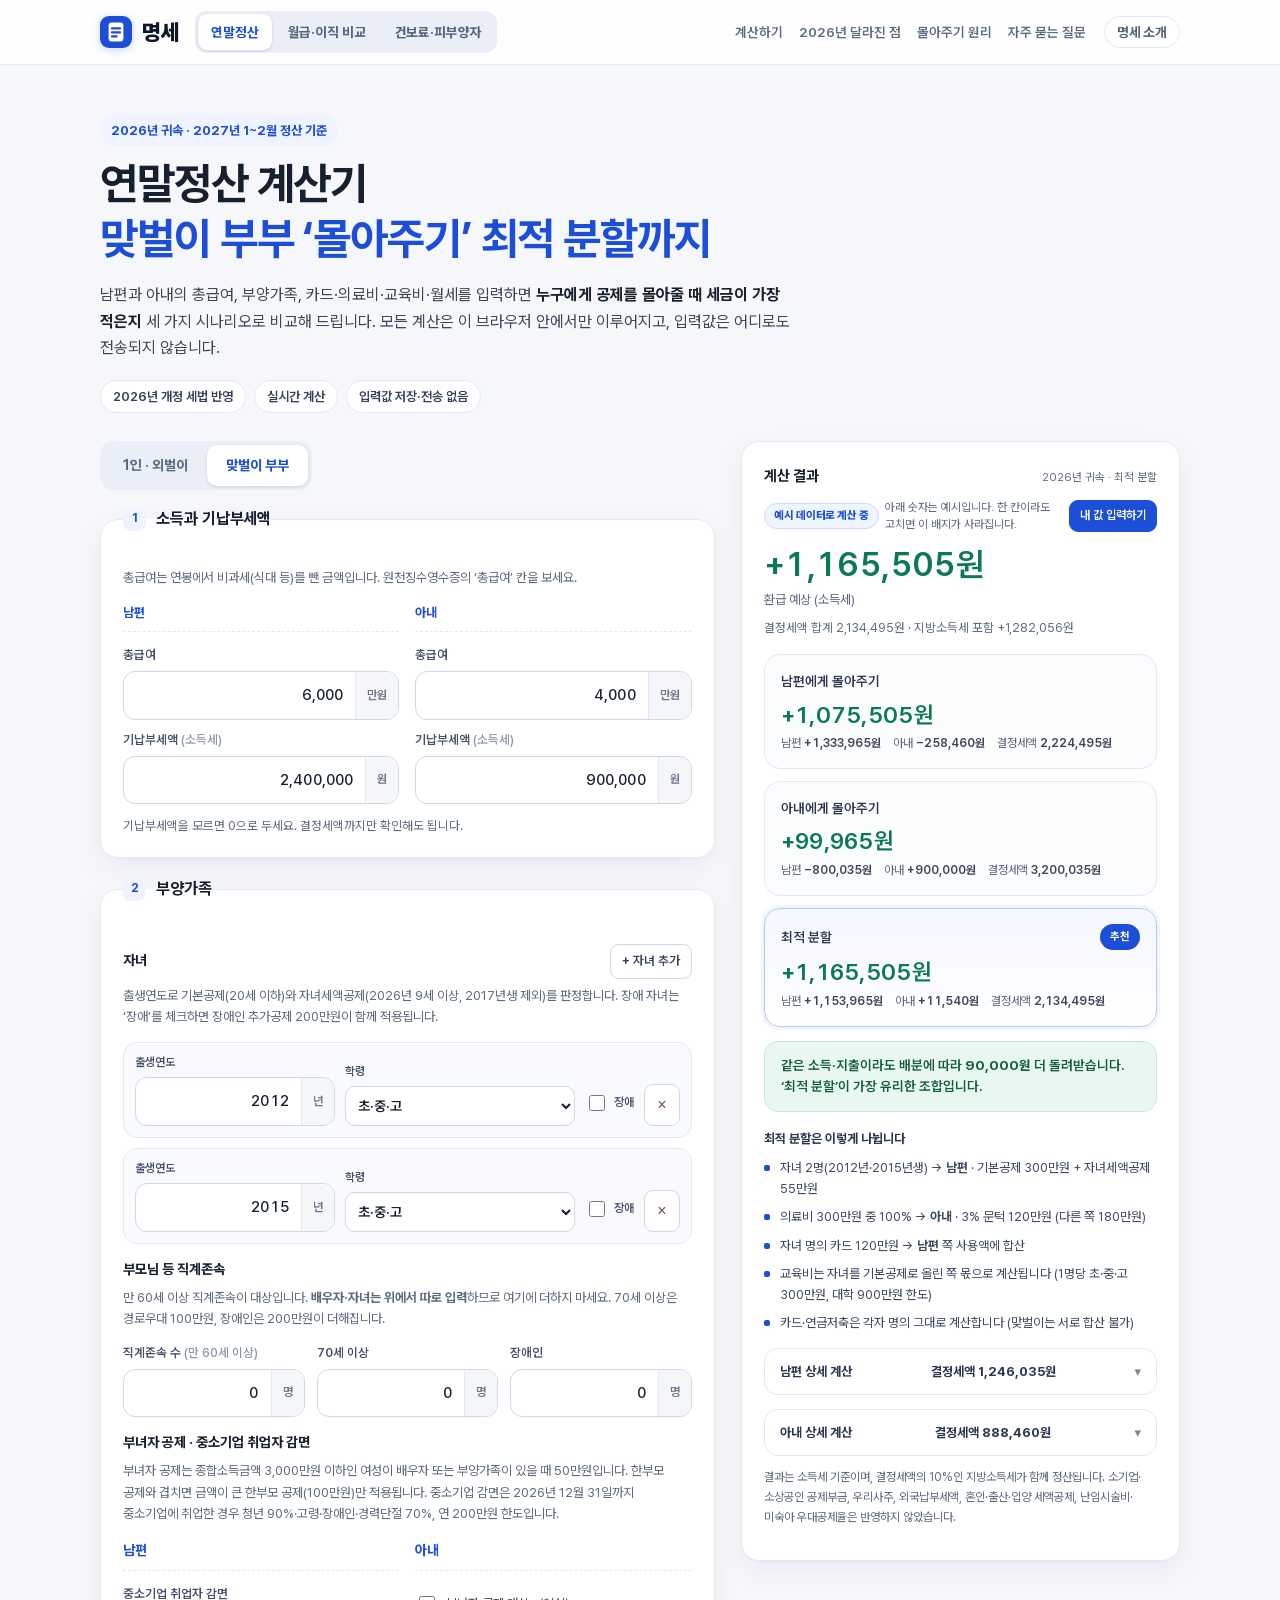
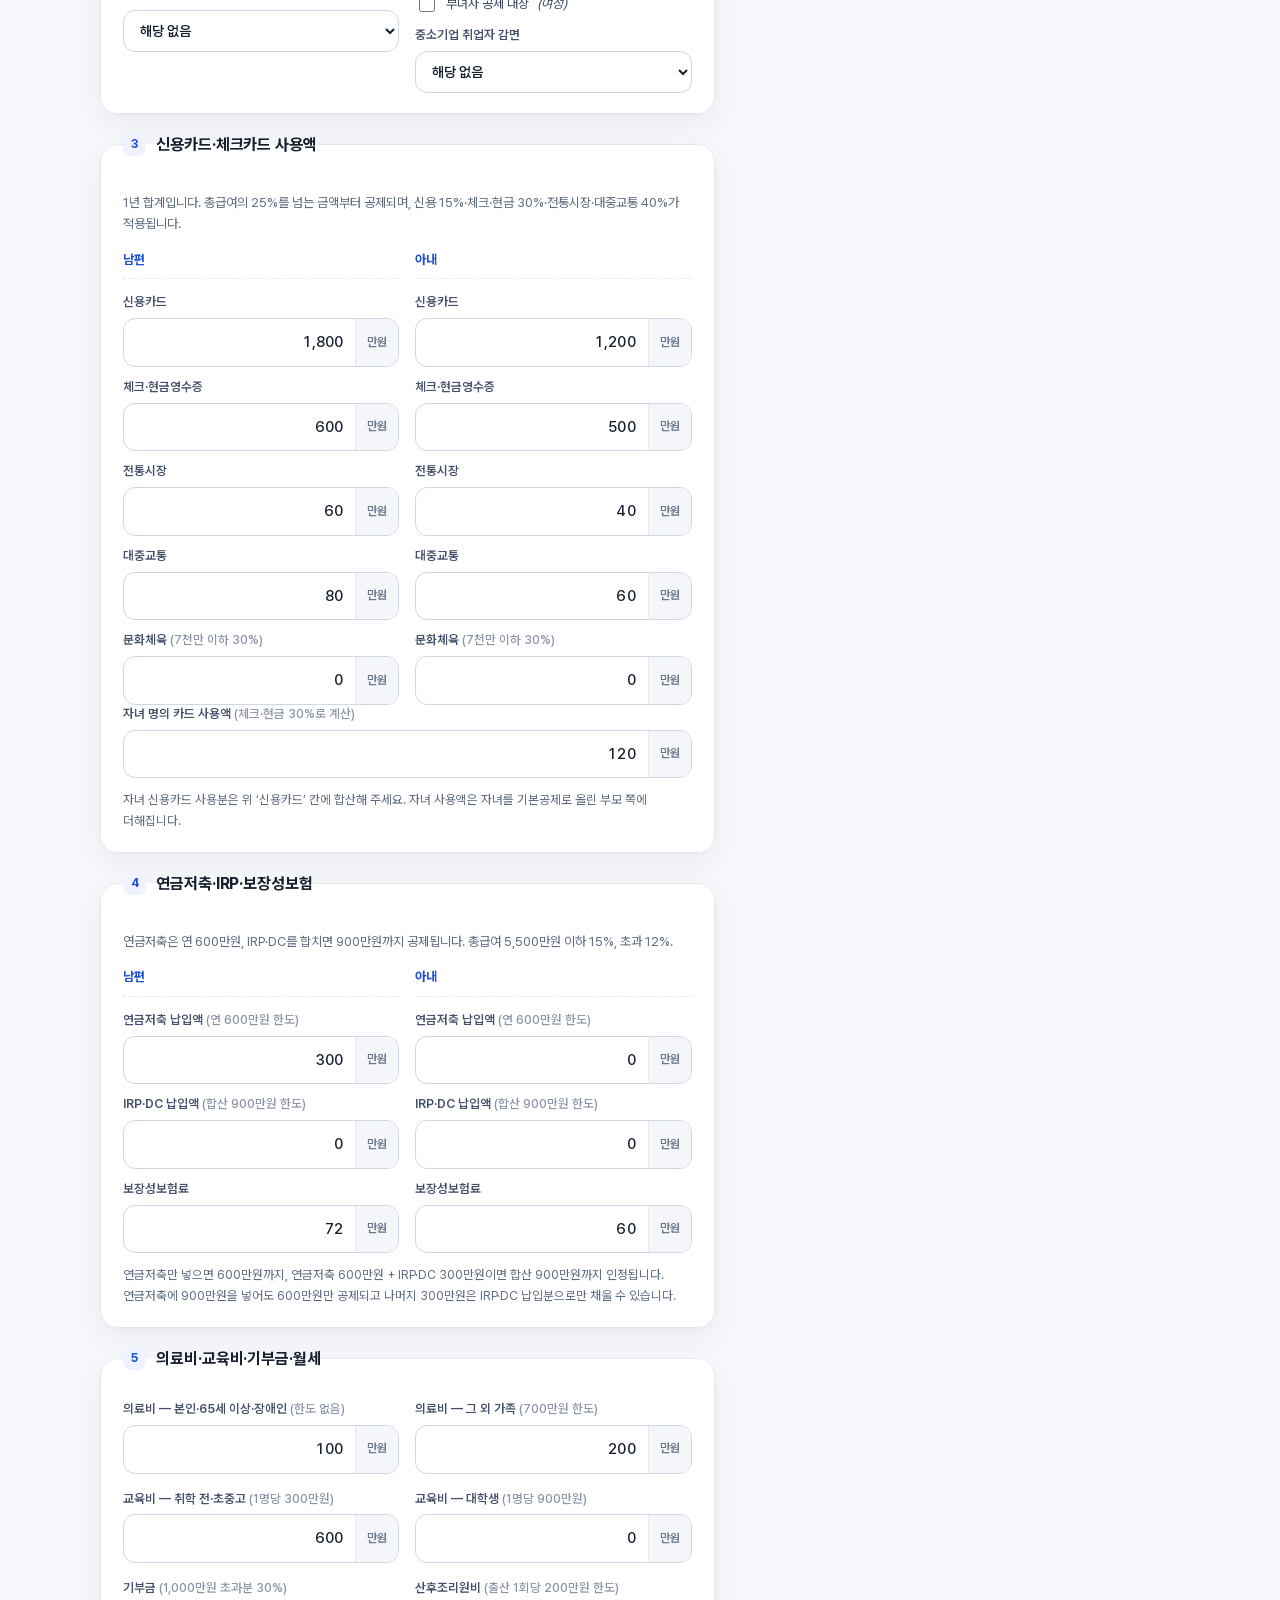
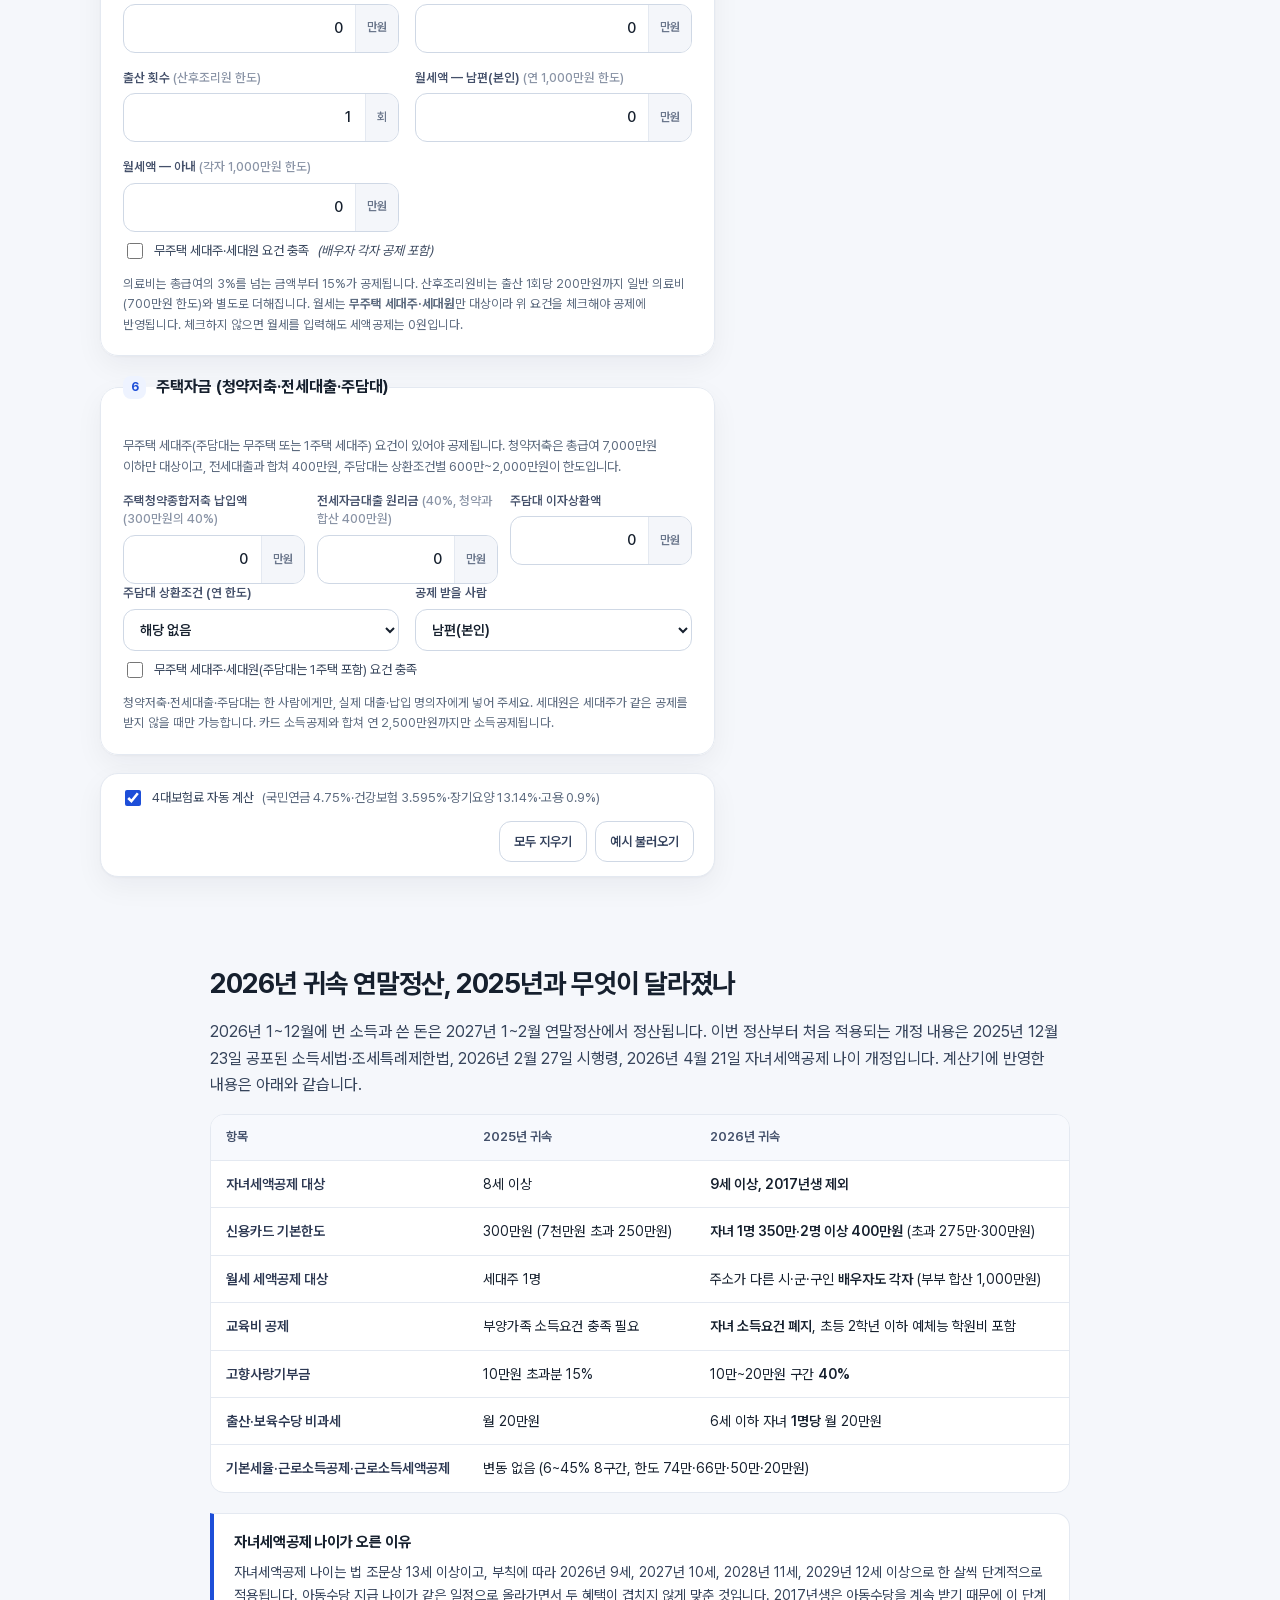
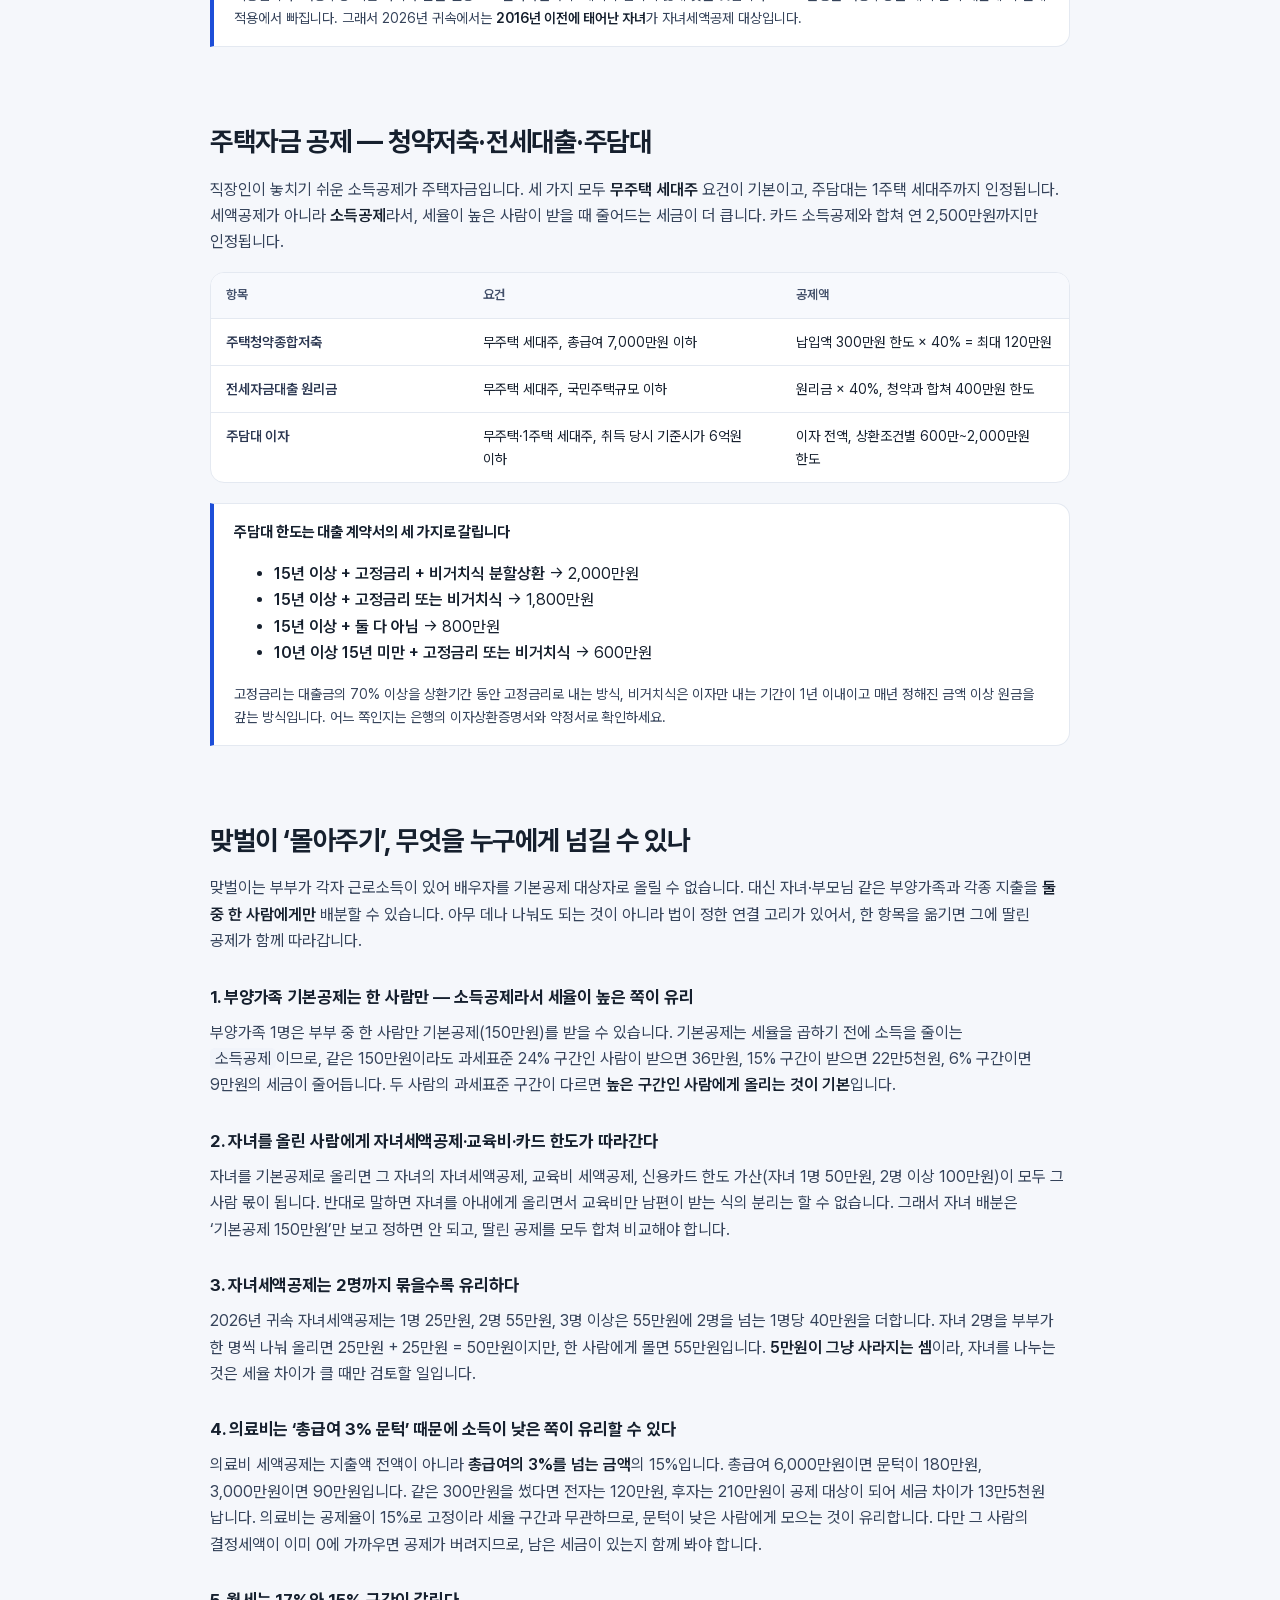
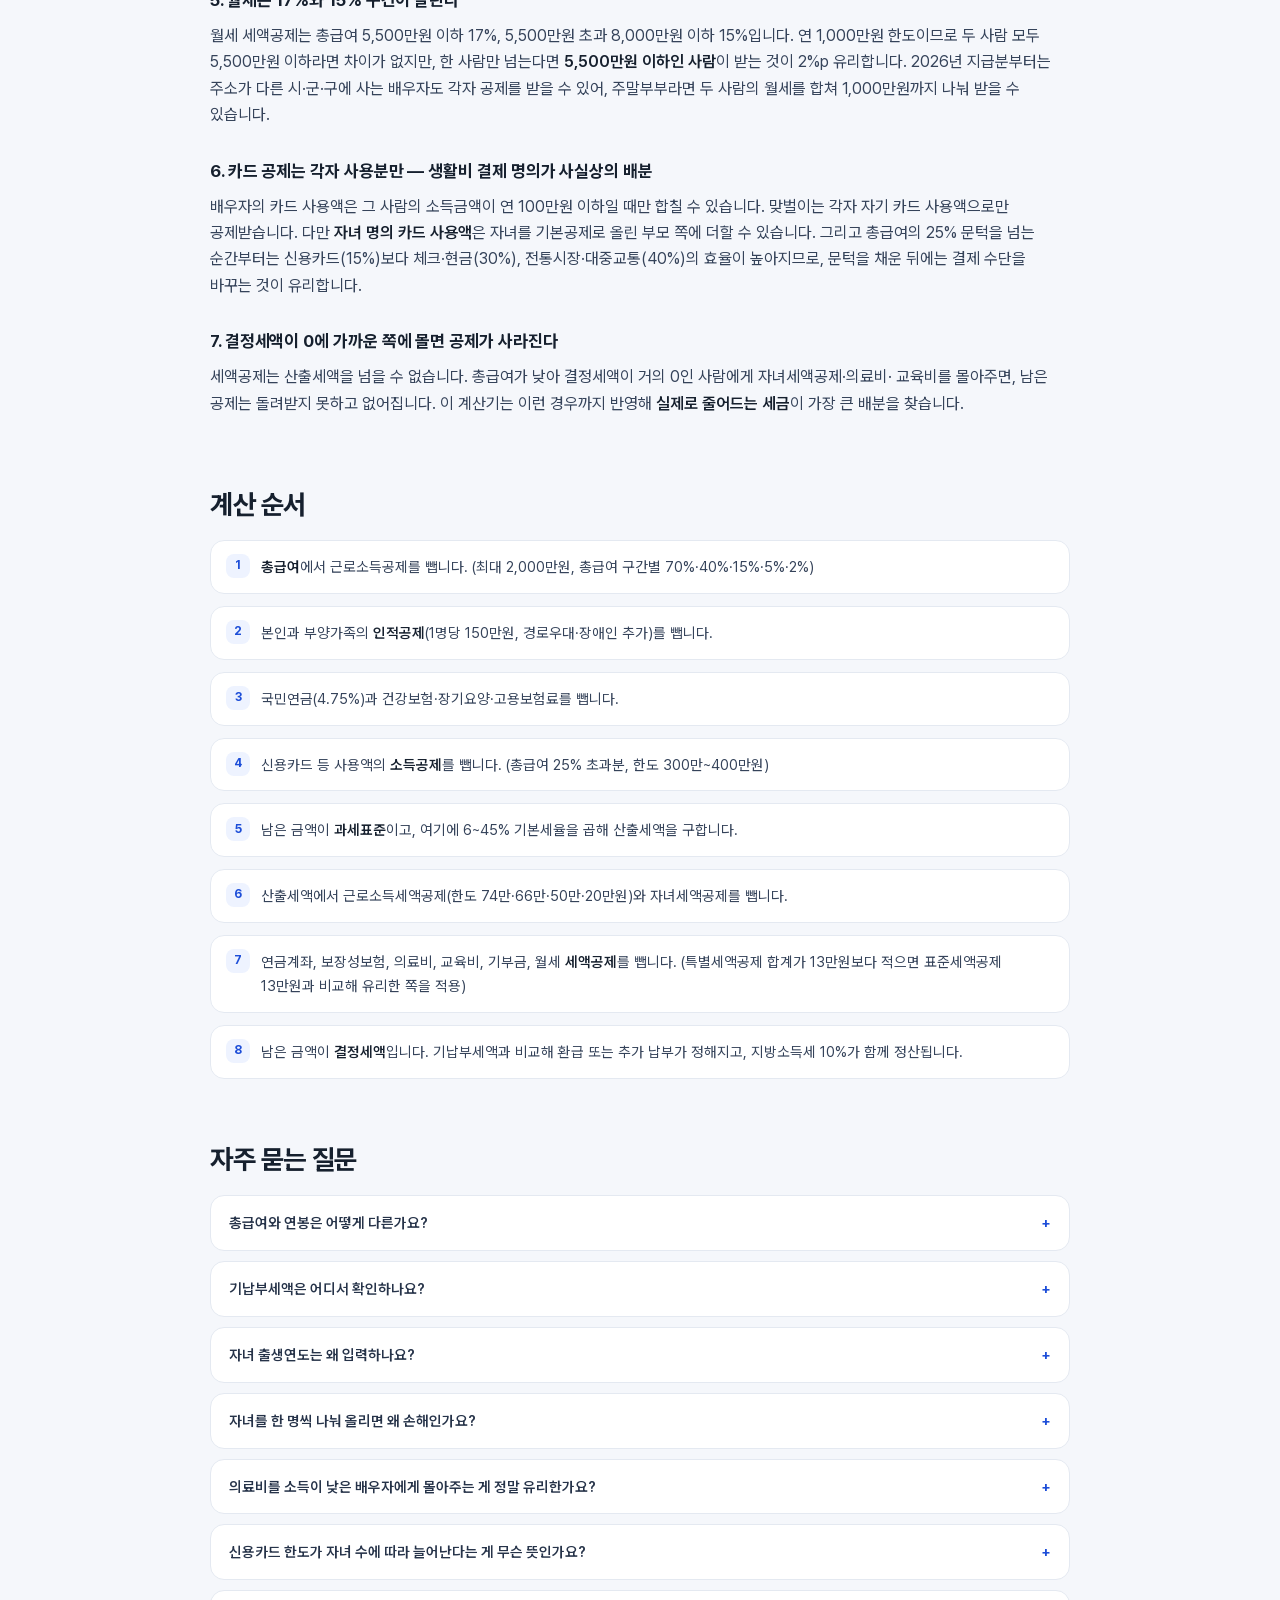
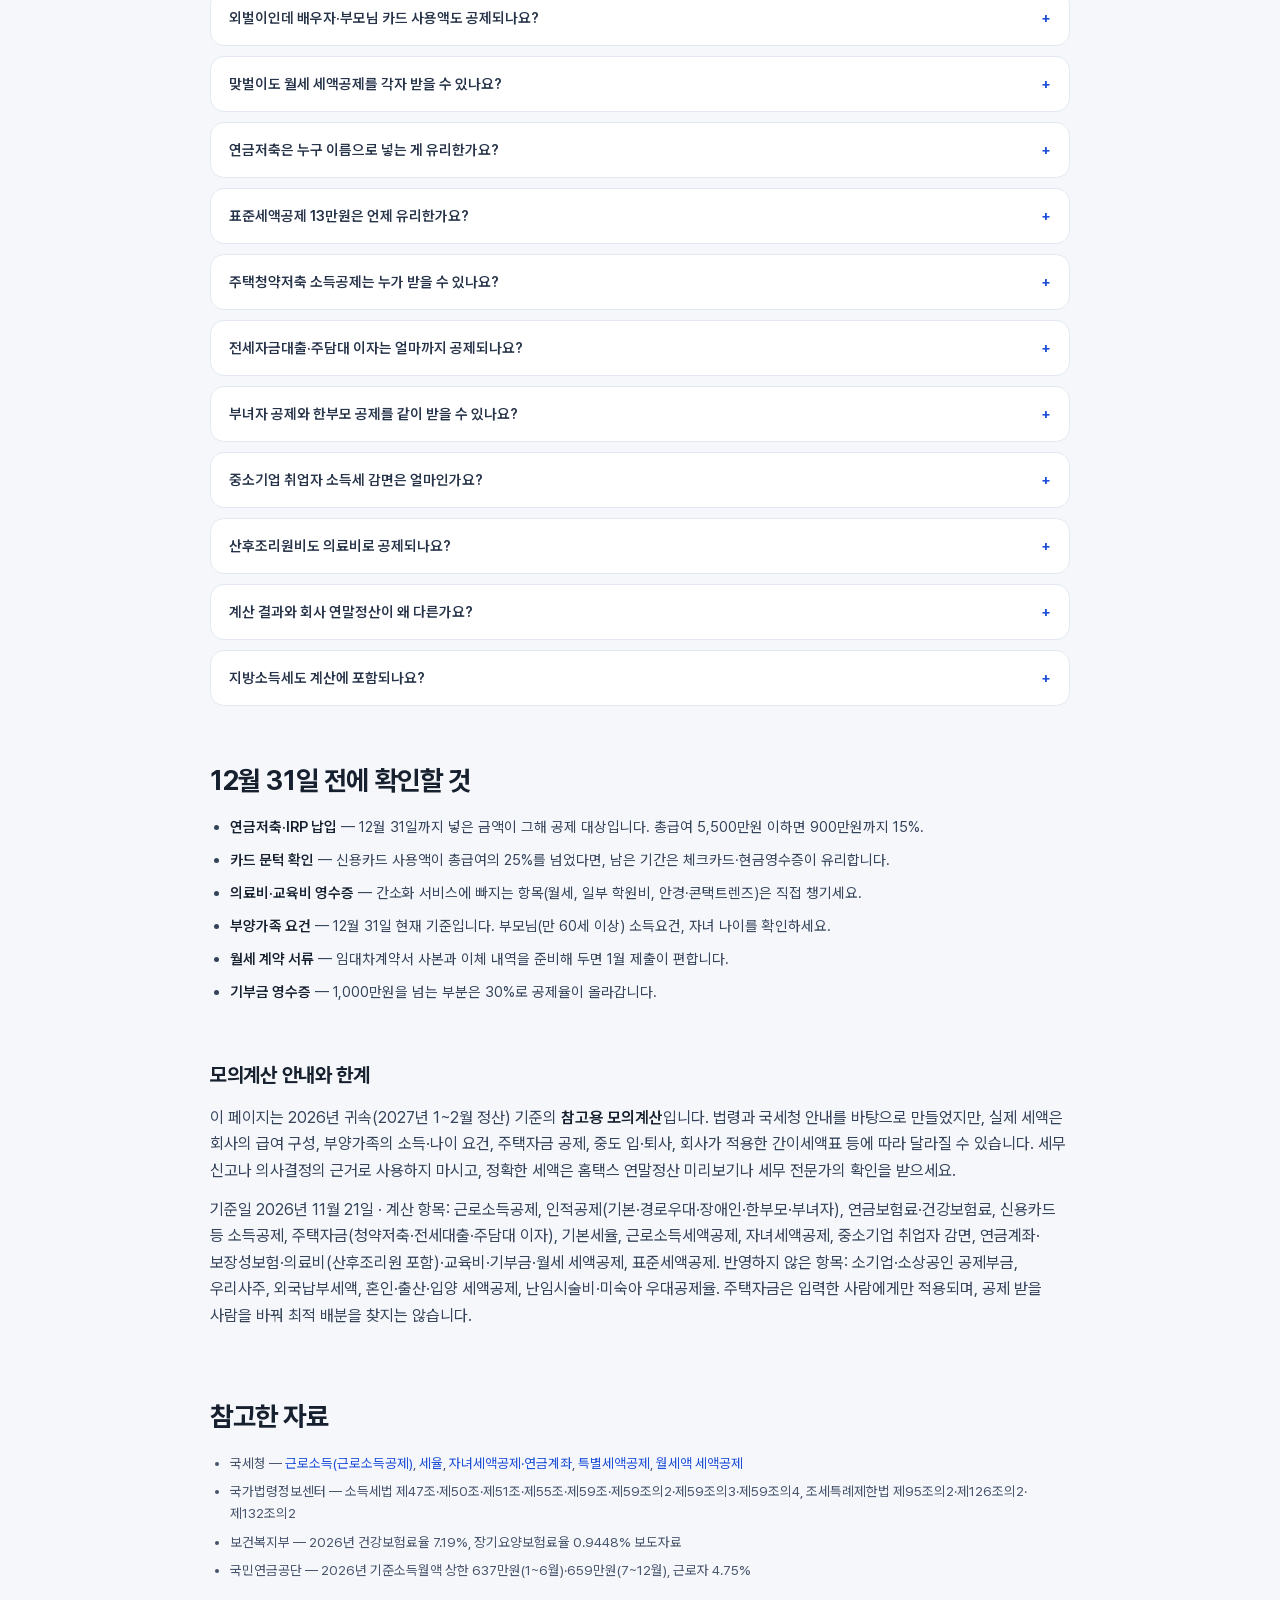
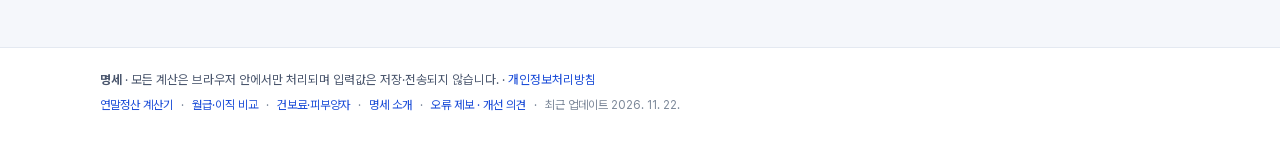
<file: index.html>
<!DOCTYPE html>
<html lang="ko">
<head>
<meta charset="utf-8">
<meta name="viewport" content="width=device-width, initial-scale=1">
<title>명세 — 연말정산 계산기 2026년 귀속 | 맞벌이 몰아주기 최적 분할·환급액 계산</title>
<meta name="description" content="2026년 귀속 연말정산을 2027년 1~2월 정산 기준으로 미리 계산합니다. 맞벌이 부부의 부양가족·자녀·의료비·교육비·월세·신용카드를 누구에게 몰아줄 때 세금이 가장 적은지 자동 비교하고 예상 환급액을 보여 줍니다.">
<meta name="keywords" content="연말정산 계산기, 2026년 귀속 연말정산, 맞벌이 몰아주기, 부양가족 공제, 자녀세액공제, 신용카드 소득공제, 월세 세액공제, 연금저축 세액공제, 연말정산 환급">
<meta name="robots" content="index,follow,max-image-preview:large">
<meta name="author" content="명세">
<meta name="theme-color" content="#1d4ed8">
<link rel="canonical" href="https://myeongse.kr/">
<meta property="og:type" content="website">
<meta property="og:locale" content="ko_KR">
<meta property="og:site_name" content="명세">
<meta property="og:title" content="명세 — 연말정산 계산기 2026년 귀속 | 맞벌이 몰아주기 최적 분할">
<meta property="og:description" content="부양가족·자녀·의료비·월세를 누구에게 몰아줄 때 세금이 가장 적은지 3가지 시나리오로 비교합니다. 2026년 귀속 기준.">
<meta property="og:url" content="https://myeongse.kr/">
<meta property="og:image" content="https://myeongse.kr/og-image.png">
<meta property="og:image:width" content="1200">
<meta property="og:image:height" content="630">
<meta property="og:image:alt" content="명세 — 연말정산 · 월급 실수령 계산기">
<meta name="twitter:card" content="summary_large_image">
<meta name="twitter:title" content="명세 — 연말정산 계산기 2026년 귀속 | 맞벌이 몰아주기">
<meta name="twitter:description" content="2026년 귀속 연말정산 예상 환급액과 맞벌이 최적 분할을 한 번에 계산합니다.">
<meta name="twitter:image" content="https://myeongse.kr/og-image.png">
<link rel="icon" type="image/svg+xml" href="data:image/svg+xml,<svg xmlns='http://www.w3.org/2000/svg' viewBox='0 0 32 32'><rect width='32' height='32' rx='9' fill='%231d4ed8'/><rect x='8.6' y='6.4' width='14.8' height='19.2' rx='3' fill='white'/><g stroke='%231d4ed8' stroke-width='2.2' stroke-linecap='round'><path d='M12 12.4h8'/><path d='M12 16.4h8'/><path d='M12 20.4h4.6'/></g></svg>">
<link rel="stylesheet" href="styles.css">
<!-- Google AdSense -->
<script async src="https://pagead2.googlesyndication.com/pagead/js/adsbygoogle.js?client=ca-pub-6744466373036767" crossorigin="anonymous"></script>
</head>
<body>
<a class="skip" href="#calc">계산기로 바로 가기</a>

<header class="site-head">
  <div class="wrap head-inner">
    <div class="head-left">
      <a class="brand" href="./" aria-label="명세 홈">
        <span class="brand-mark" aria-hidden="true">
          <svg viewBox="0 0 32 32" focusable="false" aria-hidden="true"><rect width="32" height="32" rx="9" fill="currentColor"/><rect x="8.6" y="6.4" width="14.8" height="19.2" rx="3" fill="#fff"/><g stroke="currentColor" stroke-width="2.2" stroke-linecap="round"><path d="M12 12.4h8"/><path d="M12 16.4h8"/><path d="M12 20.4h4.6"/></g></svg>
        </span>
        <span class="brand-text">명세</span>
      </a>
      <nav class="calc-switch" aria-label="계산기 선택">
        <a class="calc-tab is-active" href="./" aria-current="page">연말정산</a>
        <a class="calc-tab" href="salary/"><span class="tab-full">월급·이직 비교</span><span class="tab-short">월급</span></a>
        <a class="calc-tab" href="health/"><span class="tab-full">건보료·피부양자</span><span class="tab-short">건보료</span></a>
      </nav>
    </div>
    <div class="head-right">
      <nav class="head-nav" aria-label="페이지 내 메뉴">
        <a href="#calc">계산하기</a>
        <a href="#changes">2026년 달라진 점</a>
        <a href="#principle">몰아주기 원리</a>
        <a href="#faq">자주 묻는 질문</a>
      </nav>
      <a class="head-about" href="about/">명세 소개</a>
    </div>
  </div>
</header>

<main>
  <section class="hero wrap">
    <p class="eyebrow">2026년 귀속 · 2027년 1~2월 정산 기준</p>
    <h1>연말정산 계산기<br><span class="h1-sub">맞벌이 부부 ‘몰아주기’ 최적 분할까지</span></h1>
    <p class="lede">
      남편과 아내의 총급여, 부양가족, 카드·의료비·교육비·월세를 입력하면
      <strong>누구에게 공제를 몰아줄 때 세금이 가장 적은지</strong> 세 가지 시나리오로 비교해 드립니다.
      모든 계산은 이 브라우저 안에서만 이루어지고, 입력값은 어디로도 전송되지 않습니다.
    </p>
    <ul class="hero-badges">
      <li>2026년 개정 세법 반영</li>
      <li>실시간 계산</li>
      <li>입력값 저장·전송 없음</li>
    </ul>
  </section>

  <nav class="mobile-toc" aria-label="모바일 목차">
    <a href="#calc">계산기</a>
    <a href="#changes">2026년 달라진 점</a>
    <a href="#housing">주택자금 공제</a>
    <a href="#principle">몰아주기 원리</a>
    <a href="#faq">자주 묻는 질문</a>
  </nav>

  <section id="calc" class="wrap calc-wrap" aria-label="연말정산 계산기">
    <div class="calc-main">

      <div class="mode-tabs" role="tablist" aria-label="계산 모드">
        <button type="button" id="tabSingle" class="mode-tab" role="tab" aria-selected="false" aria-controls="formArea">1인 · 외벌이</button>
        <button type="button" id="tabCouple" class="mode-tab is-active" role="tab" aria-selected="true" aria-controls="formArea">맞벌이 부부</button>
      </div>

      <form id="formArea" class="form" autocomplete="off" novalidate>
        <!-- 소득 -->
        <fieldset class="card">
          <legend class="card-title"><span class="step">1</span> 소득과 기납부세액</legend>
          <p class="card-help">총급여는 연봉에서 비과세(식대 등)를 뺀 금액입니다. 원천징수영수증의 ‘총급여’ 칸을 보세요.</p>
          <div class="grid-2 pair-grid">
            <div class="person-col">
              <h3 class="person-name" id="hName">남편</h3>
              <label class="field">
                <span class="field-label">총급여</span>
                <span class="input-wrap"><input id="hGross" type="text" inputmode="numeric" value="6,000" aria-describedby="hGrossHelp"><span class="unit">만원</span></span>
              </label>
              <label class="field">
                <span class="field-label">기납부세액 <em>(소득세)</em></span>
                <span class="input-wrap"><input id="hPrepaid" type="text" inputmode="numeric" value="2,400,000"><span class="unit">원</span></span>
              </label>
            </div>
            <div class="person-col" id="wifeCol">
              <h3 class="person-name">아내</h3>
              <label class="field">
                <span class="field-label">총급여</span>
                <span class="input-wrap"><input id="wGross" type="text" inputmode="numeric" value="4,000"><span class="unit">만원</span></span>
              </label>
              <label class="field">
                <span class="field-label">기납부세액 <em>(소득세)</em></span>
                <span class="input-wrap"><input id="wPrepaid" type="text" inputmode="numeric" value="900,000"><span class="unit">원</span></span>
              </label>
            </div>
          </div>
          <p class="hint" id="hGrossHelp">기납부세액을 모르면 0으로 두세요. 결정세액까지만 확인해도 됩니다.</p>
        </fieldset>

        <!-- 부양가족 -->
        <fieldset class="card">
          <legend class="card-title"><span class="step">2</span> 부양가족</legend>
          <div class="sub-block">
            <div class="sub-head">
              <h3>자녀</h3>
              <button type="button" id="addChild" class="btn-mini">+ 자녀 추가</button>
            </div>
            <p class="card-help">출생연도로 기본공제(20세 이하)와 자녀세액공제(2026년 9세 이상, 2017년생 제외)를 판정합니다. 장애 자녀는 ‘장애’를 체크하면 장애인 추가공제 200만원이 함께 적용됩니다.</p>
            <div id="children" class="children"></div>
          </div>

          <div class="sub-block">
            <h3>부모님 등 직계존속</h3>
            <p class="card-help">만 60세 이상 직계존속이 대상입니다. <strong>배우자·자녀는 위에서 따로 입력</strong>하므로 여기에 더하지 마세요. 70세 이상은 경로우대 100만원, 장애인은 200만원이 더해집니다.</p>
            <div class="grid-3">
              <label class="field">
                <span class="field-label">직계존속 수 <em>(만 60세 이상)</em></span>
                <span class="input-wrap"><input id="pCount" type="text" inputmode="numeric" value="0"><span class="unit">명</span></span>
              </label>
              <label class="field">
                <span class="field-label">70세 이상</span>
                <span class="input-wrap"><input id="pSenior" type="text" inputmode="numeric" value="0"><span class="unit">명</span></span>
              </label>
              <label class="field">
                <span class="field-label">장애인</span>
                <span class="input-wrap"><input id="pDisabled" type="text" inputmode="numeric" value="0"><span class="unit">명</span></span>
              </label>
            </div>
          </div>

          <div class="sub-block" id="singleExtras" hidden>
            <label class="check"><input id="spouseDependent" type="checkbox"> 배우자 기본공제 <em>(소득 요건 충족 · +150만 원)</em></label>
            <p class="hint" style="margin:4px 0 0">배우자의 연간 소득금액이 100만원(근로소득만 있으면 총급여 500만원) 이하일 때 체크하세요. 본인 인적공제에 150만원이 더해집니다.</p>
            <label class="check"><input id="singleParent" type="checkbox"> 한부모 공제(100만원)</label>
          </div>

          <div class="sub-block">
            <h3>부녀자 공제 · 중소기업 취업자 감면</h3>
            <p class="card-help">부녀자 공제는 종합소득금액 3,000만원 이하인 여성이 배우자 또는 부양가족이 있을 때 50만원입니다. 한부모 공제와 겹치면 금액이 큰 한부모 공제(100만원)만 적용됩니다. 중소기업 감면은 2026년 12월 31일까지 중소기업에 취업한 경우 청년 90%·고령·장애인·경력단절 70%, 연 200만원 한도입니다.</p>
            <div class="grid-2 pair-grid">
              <div class="person-col">
                <h3 class="person-name" id="hTaxName">남편</h3>
                <label class="check mode-single-only" hidden><input id="womanSingle" type="checkbox"> 부녀자 공제 대상 <em>(여성)</em></label>
                <label class="field"><span class="field-label">중소기업 취업자 감면</span>
                  <select id="smeH">
                    <option value="none">해당 없음</option>
                    <option value="youth">청년 90% (만 15~34세)</option>
                    <option value="other">고령·장애인·경력단절 70%</option>
                  </select></label>
              </div>
              <div class="person-col" id="wifeTaxCol">
                <h3 class="person-name">아내</h3>
                <label class="check"><input id="womanW" type="checkbox"> 부녀자 공제 대상 <em>(여성)</em></label>
                <label class="field"><span class="field-label">중소기업 취업자 감면</span>
                  <select id="smeW">
                    <option value="none">해당 없음</option>
                    <option value="youth">청년 90% (만 15~34세)</option>
                    <option value="other">고령·장애인·경력단절 70%</option>
                  </select></label>
              </div>
            </div>
          </div>
        </fieldset>

        <!-- 카드 -->
        <fieldset class="card">
          <legend class="card-title"><span class="step">3</span> 신용카드·체크카드 사용액</legend>
          <p class="card-help">1년 합계입니다. 총급여의 25%를 넘는 금액부터 공제되며, 신용 15%·체크·현금 30%·전통시장·대중교통 40%가 적용됩니다.</p>
          <div class="grid-2 pair-grid">
            <div class="person-col">
              <h3 class="person-name" id="hCardName">남편</h3>
              <label class="field"><span class="field-label">신용카드</span><span class="input-wrap"><input id="hCardCredit" type="text" inputmode="numeric" value="1,800"><span class="unit">만원</span></span></label>
              <label class="field"><span class="field-label">체크·현금영수증</span><span class="input-wrap"><input id="hCardCheck" type="text" inputmode="numeric" value="600"><span class="unit">만원</span></span></label>
              <label class="field"><span class="field-label">전통시장</span><span class="input-wrap"><input id="hCardTraditional" type="text" inputmode="numeric" value="60"><span class="unit">만원</span></span></label>
              <label class="field"><span class="field-label">대중교통</span><span class="input-wrap"><input id="hCardTransit" type="text" inputmode="numeric" value="80"><span class="unit">만원</span></span></label>
              <label class="field"><span class="field-label">문화체육 <em>(7천만 이하 30%)</em></span><span class="input-wrap"><input id="hCardCulture" type="text" inputmode="numeric" value="0"><span class="unit">만원</span></span></label>
            </div>
            <div class="person-col" id="wifeCardCol">
              <h3 class="person-name">아내</h3>
              <label class="field"><span class="field-label">신용카드</span><span class="input-wrap"><input id="wCardCredit" type="text" inputmode="numeric" value="1,200"><span class="unit">만원</span></span></label>
              <label class="field"><span class="field-label">체크·현금영수증</span><span class="input-wrap"><input id="wCardCheck" type="text" inputmode="numeric" value="500"><span class="unit">만원</span></span></label>
              <label class="field"><span class="field-label">전통시장</span><span class="input-wrap"><input id="wCardTraditional" type="text" inputmode="numeric" value="40"><span class="unit">만원</span></span></label>
              <label class="field"><span class="field-label">대중교통</span><span class="input-wrap"><input id="wCardTransit" type="text" inputmode="numeric" value="60"><span class="unit">만원</span></span></label>
              <label class="field"><span class="field-label">문화체육 <em>(7천만 이하 30%)</em></span><span class="input-wrap"><input id="wCardCulture" type="text" inputmode="numeric" value="0"><span class="unit">만원</span></span></label>
            </div>
          </div>
          <div class="sub-block dependent-card mode-single-only" id="dependentCardBlock" hidden>
            <div class="sub-head">
              <h3>배우자·부양가족 카드 사용액 <span class="tag-sum">합산 공제</span></h3>
            </div>
            <p class="card-help">배우자·부모님 등 기본공제 대상 가족 명의로 쓴 금액입니다. 본인 카드와 <strong>자동으로 합산</strong>해 총급여 25% 문턱과 한도를 계산합니다. 자녀 카드 사용분은 아래 <strong>자녀 명의 카드 사용액</strong> 안내를 따라 주세요.</p>
            <div class="grid-3">
              <label class="field"><span class="field-label">신용카드</span><span class="input-wrap"><input id="depCardCredit" type="text" inputmode="numeric" value="0"><span class="unit">만원</span></span></label>
              <label class="field"><span class="field-label">체크·현금영수증</span><span class="input-wrap"><input id="depCardCheck" type="text" inputmode="numeric" value="0"><span class="unit">만원</span></span></label>
              <label class="field"><span class="field-label">전통시장·대중교통</span><span class="input-wrap"><input id="depCardTraditional" type="text" inputmode="numeric" value="0"><span class="unit">만원</span></span></label>
            </div>
            <p class="hint">가족 카드의 문화체육 사용분은 위 본인 <strong>문화체육</strong> 칸에 합쳐 입력해 주세요. 연금저축·IRP는 본인 명의 납입분만 공제됩니다.</p>
          </div>
          <label class="field">
            <span class="field-label">자녀 명의 카드 사용액 <em>(체크·현금 30%로 계산)</em></span>
            <span class="input-wrap"><input id="childCard" type="text" inputmode="numeric" value="120"><span class="unit">만원</span></span>
          </label>
          <p class="hint">자녀 신용카드 사용분은 위 ‘신용카드’ 칸에 합산해 주세요. 자녀 사용액은 자녀를 기본공제로 올린 부모 쪽에 더해집니다.</p>
          <p class="hint mode-single-only" id="cardSingleNote" hidden><strong>1인·외벌이 모드</strong>에서는 본인 카드와 기본공제 대상 가족 명의 카드 사용액을 합쳐 공제받습니다. 배우자·부모님 사용분은 위 <strong>배우자·부양가족 카드 사용액</strong> 칸에 따로 넣어 주세요.</p>
        </fieldset>

        <!-- 연금·보험 -->
        <fieldset class="card">
          <legend class="card-title"><span class="step">4</span> 연금저축·IRP·보장성보험</legend>
          <p class="card-help">연금저축은 연 600만원, IRP·DC를 합치면 900만원까지 공제됩니다. 총급여 5,500만원 이하 15%, 초과 12%.</p>
          <div class="grid-2 pair-grid">
            <div class="person-col">
              <h3 class="person-name" id="hPensionName">남편</h3>
              <label class="field"><span class="field-label">연금저축 납입액 <em>(연 600만원 한도)</em></span><span class="input-wrap"><input id="hPensionSaving" type="text" inputmode="numeric" value="300"><span class="unit">만원</span></span></label>
              <label class="field"><span class="field-label">IRP·DC 납입액 <em>(합산 900만원 한도)</em></span><span class="input-wrap"><input id="hIrp" type="text" inputmode="numeric" value="0"><span class="unit">만원</span></span></label>
              <label class="field"><span class="field-label">보장성보험료</span><span class="input-wrap"><input id="hInsurance" type="text" inputmode="numeric" value="72"><span class="unit">만원</span></span></label>
            </div>
            <div class="person-col" id="wifePensionCol">
              <h3 class="person-name">아내</h3>
              <label class="field"><span class="field-label">연금저축 납입액 <em>(연 600만원 한도)</em></span><span class="input-wrap"><input id="wPensionSaving" type="text" inputmode="numeric" value="0"><span class="unit">만원</span></span></label>
              <label class="field"><span class="field-label">IRP·DC 납입액 <em>(합산 900만원 한도)</em></span><span class="input-wrap"><input id="wIrp" type="text" inputmode="numeric" value="0"><span class="unit">만원</span></span></label>
              <label class="field"><span class="field-label">보장성보험료</span><span class="input-wrap"><input id="wInsurance" type="text" inputmode="numeric" value="60"><span class="unit">만원</span></span></label>
            </div>
          </div>
          <p class="hint">연금저축만 넣으면 600만원까지, 연금저축 600만원 + IRP·DC 300만원이면 합산 900만원까지 인정됩니다. 연금저축에 900만원을 넣어도 600만원만 공제되고 나머지 300만원은 IRP·DC 납입분으로만 채울 수 있습니다.</p>
          <p class="hint mode-single-only" id="pensionSingleNote" hidden><strong>연금저축·IRP는 본인 명의 납입분만</strong> 공제됩니다. 배우자·자녀 등 가족 명의로 납입한 금액은 합산할 수 없습니다. 보장성보험료는 본인 + 기본공제 대상 가족 합산 금액을 입력하세요.</p>
        </fieldset>

        <!-- 공통 지출 -->
        <fieldset class="card">
          <legend class="card-title"><span class="step">5</span> 의료비·교육비·기부금·월세</legend>
          <div class="grid-2">
            <label class="field">
              <span class="field-label">의료비 — 본인·65세 이상·장애인 <em>(한도 없음)</em></span>
              <span class="input-wrap"><input id="medUnlimited" type="text" inputmode="numeric" value="100"><span class="unit">만원</span></span>
            </label>
            <label class="field">
              <span class="field-label">의료비 — 그 외 가족 <em>(700만원 한도)</em></span>
              <span class="input-wrap"><input id="medGeneral" type="text" inputmode="numeric" value="200"><span class="unit">만원</span></span>
            </label>
            <label class="field">
              <span class="field-label">교육비 — 취학 전·초중고 <em>(1명당 300만원)</em></span>
              <span class="input-wrap"><input id="eduSchool" type="text" inputmode="numeric" value="600"><span class="unit">만원</span></span>
            </label>
            <label class="field">
              <span class="field-label">교육비 — 대학생 <em>(1명당 900만원)</em></span>
              <span class="input-wrap"><input id="eduCollege" type="text" inputmode="numeric" value="0"><span class="unit">만원</span></span>
            </label>
            <label class="field">
              <span class="field-label">기부금 <em>(1,000만원 초과분 30%)</em></span>
              <span class="input-wrap"><input id="donation" type="text" inputmode="numeric" value="0"><span class="unit">만원</span></span>
            </label>
            <label class="field">
              <span class="field-label">산후조리원비 <em>(출산 1회당 200만원 한도)</em></span>
              <span class="input-wrap"><input id="postpartum" type="text" inputmode="numeric" value="0"><span class="unit">만원</span></span>
            </label>
            <label class="field">
              <span class="field-label">출산 횟수 <em>(산후조리원 한도)</em></span>
              <span class="input-wrap"><input id="births" type="text" inputmode="numeric" value="1"><span class="unit">회</span></span>
            </label>
            <label class="field">
              <span class="field-label">월세액 — 남편(본인) <em>(연 1,000만원 한도)</em></span>
              <span class="input-wrap"><input id="rent" type="text" inputmode="numeric" value="0"><span class="unit">만원</span></span>
            </label>
            <label class="field mode-couple-only">
              <span class="field-label">월세액 — 아내 <em>(각자 1,000만원 한도)</em></span>
              <span class="input-wrap"><input id="rentW" type="text" inputmode="numeric" value="0"><span class="unit">만원</span></span>
            </label>
          </div>
          <label class="check"><input id="rentEligible" type="checkbox"> 무주택 세대주·세대원 요건 충족 <em>(배우자 각자 공제 포함)</em></label>
          <p class="hint">의료비는 총급여의 3%를 넘는 금액부터 15%가 공제됩니다. 산후조리원비는 출산 1회당 200만원까지 일반 의료비(700만원 한도)와 별도로 더해집니다. 월세는 <strong>무주택 세대주·세대원</strong>만 대상이라 위 요건을 체크해야 공제에 반영됩니다. 체크하지 않으면 월세를 입력해도 세액공제는 0원입니다.</p>
          <p class="hint mode-single-only" id="medicalSingleNote" hidden><strong>의료비·보장성보험료는 본인 + 기본공제 대상 가족(배우자·자녀·부모님) 합산 금액</strong>을 입력하세요. 교육비는 기본공제 대상 자녀만 공제되며, <strong>부모님 교육비는 공제되지 않습니다.</strong></p>
        </fieldset>

        <!-- 주택자금 -->
        <fieldset class="card" id="housingCard">
          <legend class="card-title"><span class="step">6</span> 주택자금 (청약저축·전세대출·주담대)</legend>
          <p class="card-help">무주택 세대주(주담대는 무주택 또는 1주택 세대주) 요건이 있어야 공제됩니다. 청약저축은 총급여 7,000만원 이하만 대상이고, 전세대출과 합쳐 400만원, 주담대는 상환조건별 600만~2,000만원이 한도입니다.</p>
          <div class="grid-3">
            <label class="field"><span class="field-label">주택청약종합저축 납입액 <em>(300만원의 40%)</em></span><span class="input-wrap"><input id="housingSavings" type="text" inputmode="numeric" value="0"><span class="unit">만원</span></span></label>
            <label class="field"><span class="field-label">전세자금대출 원리금 <em>(40%, 청약과 합산 400만원)</em></span><span class="input-wrap"><input id="rentLoan" type="text" inputmode="numeric" value="0"><span class="unit">만원</span></span></label>
            <label class="field"><span class="field-label">주담대 이자상환액</span><span class="input-wrap"><input id="mortgageInterest" type="text" inputmode="numeric" value="0"><span class="unit">만원</span></span></label>
          </div>
          <div class="grid-2">
            <label class="field"><span class="field-label">주담대 상환조건 (연 한도)</span>
              <select id="mortgageType">
                <option value="none">해당 없음</option>
                <option value="m15_fixed_nod">15년 이상 · 고정금리 + 비거치 (2,000만원)</option>
                <option value="m15_one">15년 이상 · 고정금리 또는 비거치 (1,800만원)</option>
                <option value="m15_none">15년 이상 · 둘 다 아님 (800만원)</option>
                <option value="m10_one">10~15년 · 고정금리 또는 비거치 (600만원)</option>
              </select></label>
            <label class="field"><span class="field-label">공제 받을 사람</span>
              <select id="houseTarget"><option value="h">남편(본인)</option><option value="w">아내</option></select></label>
          </div>
          <label class="check"><input id="housingEligible" type="checkbox"> 무주택 세대주·세대원(주담대는 1주택 포함) 요건 충족</label>
          <p class="hint">청약저축·전세대출·주담대는 한 사람에게만, 실제 대출·납입 명의자에게 넣어 주세요. 세대원은 세대주가 같은 공제를 받지 않을 때만 가능합니다. 카드 소득공제와 합쳐 연 2,500만원까지만 소득공제됩니다.</p>
        </fieldset>

        <div class="form-foot">
          <label class="check"><input id="autoInsurance" type="checkbox" checked> 4대보험료 자동 계산 <span class="muted">(국민연금 4.75%·건강보험 3.595%·장기요양 13.14%·고용 0.9%)</span></label>
          <div class="form-buttons">
            <button type="button" id="resetBtn" class="btn-ghost">모두 지우기</button>
            <button type="button" id="demoBtn" class="btn-ghost">예시 불러오기</button>
          </div>
        </div>
      </form>
    </div>

    <aside class="calc-side" aria-label="계산 결과">
      <div id="results"></div>
    </aside>
  </section>

  <!-- 달라진 점 -->
  <section id="changes" class="wrap prose">
    <h2>2026년 귀속 연말정산, 2025년과 무엇이 달라졌나</h2>
    <p>
      2026년 1~12월에 번 소득과 쓴 돈은 2027년 1~2월 연말정산에서 정산됩니다. 이번 정산부터 처음 적용되는
      개정 내용은 2025년 12월 23일 공포된 소득세법·조세특례제한법, 2026년 2월 27일 시행령, 2026년 4월 21일
      자녀세액공제 나이 개정입니다. 계산기에 반영한 내용은 아래와 같습니다.
    </p>
    <div class="table-wrap">
      <table>
        <caption class="sr-only">2025년 귀속과 2026년 귀속의 주요 공제 비교</caption>
        <thead>
          <tr><th scope="col">항목</th><th scope="col">2025년 귀속</th><th scope="col">2026년 귀속</th></tr>
        </thead>
        <tbody>
          <tr><th scope="row">자녀세액공제 대상</th><td data-label="2025년 귀속">8세 이상</td><td data-label="2026년 귀속"><strong>9세 이상, 2017년생 제외</strong></td></tr>
          <tr><th scope="row">신용카드 기본한도</th><td data-label="2025년 귀속">300만원 (7천만원 초과 250만원)</td><td data-label="2026년 귀속"><strong>자녀 1명 350만·2명 이상 400만원</strong> (초과 275만·300만원)</td></tr>
          <tr><th scope="row">월세 세액공제 대상</th><td data-label="2025년 귀속">세대주 1명</td><td data-label="2026년 귀속">주소가 다른 시·군·구인 <strong>배우자도 각자</strong> (부부 합산 1,000만원)</td></tr>
          <tr><th scope="row">교육비 공제</th><td data-label="2025년 귀속">부양가족 소득요건 충족 필요</td><td data-label="2026년 귀속"><strong>자녀 소득요건 폐지</strong>, 초등 2학년 이하 예체능 학원비 포함</td></tr>
          <tr><th scope="row">고향사랑기부금</th><td data-label="2025년 귀속">10만원 초과분 15%</td><td data-label="2026년 귀속">10만~20만원 구간 <strong>40%</strong></td></tr>
          <tr><th scope="row">출산·보육수당 비과세</th><td data-label="2025년 귀속">월 20만원</td><td data-label="2026년 귀속">6세 이하 자녀 <strong>1명당</strong> 월 20만원</td></tr>
          <tr><th scope="row">기본세율·근로소득공제·근로소득세액공제</th><td colspan="2" data-label="2026년 귀속">변동 없음 (6~45% 8구간, 한도 74만·66만·50만·20만원)</td></tr>
        </tbody>
      </table>
    </div>
    <div class="note">
      <h3>자녀세액공제 나이가 오른 이유</h3>
      <p>
        자녀세액공제 나이는 법 조문상 13세 이상이고, 부칙에 따라 2026년 9세, 2027년 10세, 2028년 11세, 2029년 12세 이상으로 한 살씩 단계적으로 적용됩니다.
        아동수당 지급 나이가 같은 일정으로 올라가면서 두 혜택이 겹치지 않게 맞춘 것입니다. 2017년생은 아동수당을
        계속 받기 때문에 이 단계 적용에서 빠집니다. 그래서 2026년 귀속에서는 <strong>2016년 이전에 태어난 자녀</strong>가
        자녀세액공제 대상입니다.
      </p>
    </div>
  </section>

  <!-- 주택자금 -->
  <section id="housing" class="wrap prose">
    <h2>주택자금 공제 — 청약저축·전세대출·주담대</h2>
    <p>
      직장인이 놓치기 쉬운 소득공제가 주택자금입니다. 세 가지 모두 <strong>무주택 세대주</strong> 요건이 기본이고,
      주담대는 1주택 세대주까지 인정됩니다. 세액공제가 아니라 <strong>소득공제</strong>라서, 세율이 높은 사람이 받을 때
      줄어드는 세금이 더 큽니다. 카드 소득공제와 합쳐 연 2,500만원까지만 인정됩니다.
    </p>
    <div class="table-wrap">
      <table>
        <caption class="sr-only">주택자금 공제 3종의 요건과 한도</caption>
        <thead>
          <tr><th scope="col">항목</th><th scope="col">요건</th><th scope="col">공제액</th></tr>
        </thead>
        <tbody>
          <tr><th scope="row">주택청약종합저축</th><td data-label="요건">무주택 세대주, 총급여 7,000만원 이하</td><td data-label="공제액">납입액 300만원 한도 × 40% = 최대 120만원</td></tr>
          <tr><th scope="row">전세자금대출 원리금</th><td data-label="요건">무주택 세대주, 국민주택규모 이하</td><td data-label="공제액">원리금 × 40%, 청약과 합쳐 400만원 한도</td></tr>
          <tr><th scope="row">주담대 이자</th><td data-label="요건">무주택·1주택 세대주, 취득 당시 기준시가 6억원 이하</td><td data-label="공제액">이자 전액, 상환조건별 600만~2,000만원 한도</td></tr>
        </tbody>
      </table>
    </div>
    <div class="note">
      <h3>주담대 한도는 대출 계약서의 세 가지로 갈립니다</h3>
      <ul>
        <li><strong>15년 이상 + 고정금리 + 비거치식 분할상환</strong> → 2,000만원</li>
        <li><strong>15년 이상 + 고정금리 또는 비거치식</strong> → 1,800만원</li>
        <li><strong>15년 이상 + 둘 다 아님</strong> → 800만원</li>
        <li><strong>10년 이상 15년 미만 + 고정금리 또는 비거치식</strong> → 600만원</li>
      </ul>
      <p>고정금리는 대출금의 70% 이상을 상환기간 동안 고정금리로 내는 방식, 비거치식은 이자만 내는 기간이 1년 이내이고
        매년 정해진 금액 이상 원금을 갚는 방식입니다. 어느 쪽인지는 은행의 이자상환증명서와 약정서로 확인하세요.</p>
    </div>
  </section>

  <section id="principle" class="wrap prose">
    <h2>맞벌이 ‘몰아주기’, 무엇을 누구에게 넘길 수 있나</h2>
    <p>
      맞벌이는 부부가 각자 근로소득이 있어 배우자를 기본공제 대상자로 올릴 수 없습니다. 대신 자녀·부모님 같은
      부양가족과 각종 지출을 <strong>둘 중 한 사람에게만</strong> 배분할 수 있습니다. 아무 데나 나눠도 되는 것이 아니라
      법이 정한 연결 고리가 있어서, 한 항목을 옮기면 그에 딸린 공제가 함께 따라갑니다.
    </p>

    <h3>1. 부양가족 기본공제는 한 사람만 — 소득공제라서 세율이 높은 쪽이 유리</h3>
    <p>
      부양가족 1명은 부부 중 한 사람만 기본공제(150만원)를 받을 수 있습니다. 기본공제는 세율을 곱하기 전에
      소득을 줄이는 <em>소득공제</em>이므로, 같은 150만원이라도 과세표준 24% 구간인 사람이 받으면 36만원,
      15% 구간이 받으면 22만5천원, 6% 구간이면 9만원의 세금이 줄어듭니다. 두 사람의 과세표준 구간이 다르면
      <strong>높은 구간인 사람에게 올리는 것이 기본</strong>입니다.
    </p>

    <h3>2. 자녀를 올린 사람에게 자녀세액공제·교육비·카드 한도가 따라간다</h3>
    <p>
      자녀를 기본공제로 올리면 그 자녀의 자녀세액공제, 교육비 세액공제, 신용카드 한도 가산(자녀 1명 50만원,
      2명 이상 100만원)이 모두 그 사람 몫이 됩니다. 반대로 말하면 자녀를 아내에게 올리면서 교육비만 남편이
      받는 식의 분리는 할 수 없습니다. 그래서 자녀 배분은 ‘기본공제 150만원’만 보고 정하면 안 되고,
      딸린 공제를 모두 합쳐 비교해야 합니다.
    </p>

    <h3>3. 자녀세액공제는 2명까지 묶을수록 유리하다</h3>
    <p>
      2026년 귀속 자녀세액공제는 1명 25만원, 2명 55만원, 3명 이상은 55만원에 2명을 넘는 1명당 40만원을 더합니다.
      자녀 2명을 부부가 한 명씩 나눠 올리면 25만원 + 25만원 = 50만원이지만, 한 사람에게 몰면 55만원입니다.
      <strong>5만원이 그냥 사라지는 셈</strong>이라, 자녀를 나누는 것은 세율 차이가 클 때만 검토할 일입니다.
    </p>

    <h3>4. 의료비는 ‘총급여 3% 문턱’ 때문에 소득이 낮은 쪽이 유리할 수 있다</h3>
    <p>
      의료비 세액공제는 지출액 전액이 아니라 <strong>총급여의 3%를 넘는 금액</strong>의 15%입니다.
      총급여 6,000만원이면 문턱이 180만원, 3,000만원이면 90만원입니다. 같은 300만원을 썼다면
      전자는 120만원, 후자는 210만원이 공제 대상이 되어 세금 차이가 13만5천원 납니다.
      의료비는 공제율이 15%로 고정이라 세율 구간과 무관하므로, 문턱이 낮은 사람에게 모으는 것이 유리합니다.
      다만 그 사람의 결정세액이 이미 0에 가까우면 공제가 버려지므로, 남은 세금이 있는지 함께 봐야 합니다.
    </p>

    <h3>5. 월세는 17%와 15% 구간이 갈린다</h3>
    <p>
      월세 세액공제는 총급여 5,500만원 이하 17%, 5,500만원 초과 8,000만원 이하 15%입니다. 연 1,000만원 한도이므로
      두 사람 모두 5,500만원 이하라면 차이가 없지만, 한 사람만 넘는다면 <strong>5,500만원 이하인 사람</strong>이
      받는 것이 2%p 유리합니다. 2026년 지급분부터는 주소가 다른 시·군·구에 사는 배우자도 각자 공제를 받을 수 있어,
      주말부부라면 두 사람의 월세를 합쳐 1,000만원까지 나눠 받을 수 있습니다.
    </p>

    <h3>6. 카드 공제는 각자 사용분만 — 생활비 결제 명의가 사실상의 배분</h3>
    <p>
      배우자의 카드 사용액은 그 사람의 소득금액이 연 100만원 이하일 때만 합칠 수 있습니다. 맞벌이는 각자
      자기 카드 사용액으로만 공제받습니다. 다만 <strong>자녀 명의 카드 사용액</strong>은 자녀를 기본공제로 올린
      부모 쪽에 더할 수 있습니다. 그리고 총급여의 25% 문턱을 넘는 순간부터는 신용카드(15%)보다
      체크·현금(30%), 전통시장·대중교통(40%)의 효율이 높아지므로, 문턱을 채운 뒤에는 결제 수단을 바꾸는 것이
      유리합니다.
    </p>

    <h3>7. 결정세액이 0에 가까운 쪽에 몰면 공제가 사라진다</h3>
    <p>
      세액공제는 산출세액을 넘을 수 없습니다. 총급여가 낮아 결정세액이 거의 0인 사람에게 자녀세액공제·의료비·
      교육비를 몰아주면, 남은 공제는 돌려받지 못하고 없어집니다. 이 계산기는 이런 경우까지 반영해
      <strong>실제로 줄어드는 세금</strong>이 가장 큰 배분을 찾습니다.
    </p>
  </section>

  <!-- 계산 구조 -->
  <section class="wrap prose">
    <h2>계산 순서</h2>
    <ol class="steps">
      <li><strong>총급여</strong>에서 근로소득공제를 뺍니다. (최대 2,000만원, 총급여 구간별 70%·40%·15%·5%·2%)</li>
      <li>본인과 부양가족의 <strong>인적공제</strong>(1명당 150만원, 경로우대·장애인 추가)를 뺍니다.</li>
      <li>국민연금(4.75%)과 건강보험·장기요양·고용보험료를 뺍니다.</li>
      <li>신용카드 등 사용액의 <strong>소득공제</strong>를 뺍니다. (총급여 25% 초과분, 한도 300만~400만원)</li>
      <li>남은 금액이 <strong>과세표준</strong>이고, 여기에 6~45% 기본세율을 곱해 산출세액을 구합니다.</li>
      <li>산출세액에서 근로소득세액공제(한도 74만·66만·50만·20만원)와 자녀세액공제를 뺍니다.</li>
      <li>연금계좌, 보장성보험, 의료비, 교육비, 기부금, 월세 <strong>세액공제</strong>를 뺍니다.
        (특별세액공제 합계가 13만원보다 적으면 표준세액공제 13만원과 비교해 유리한 쪽을 적용)</li>
      <li>남은 금액이 <strong>결정세액</strong>입니다. 기납부세액과 비교해 환급 또는 추가 납부가 정해지고,
        지방소득세 10%가 함께 정산됩니다.</li>
    </ol>
  </section>

  <!-- FAQ -->
  <section id="faq" class="wrap prose">
    <h2>자주 묻는 질문</h2>
    <div class="faq">
      <details>
        <summary>총급여와 연봉은 어떻게 다른가요?</summary>
        <p>연봉은 계약서상 금액이고, 총급여는 그해 실제로 받은 급여·상여·수당에서 비과세 소득을 뺀 금액입니다.
          식대(월 20만원), 자가운전보조금, 출산·보육수당 같은 비과세 항목은 총급여에 들어가지 않습니다.
          원천징수영수증의 ‘총급여’ 칸 숫자를 그대로 넣으세요.</p>
      </details>
      <details>
        <summary>기납부세액은 어디서 확인하나요?</summary>
        <p>회사가 발급한 근로소득 원천징수영수증의 ‘기납부세액’ 또는 ‘결정세액’ 옆의 ‘기납부 소득세’ 칸입니다.
          홈택스 → My홈택스 → 지급명세서·원천징수영수증 조회에서도 확인할 수 있습니다. 모르면 0으로 두고
          결정세액만 비교해도 됩니다.</p>
      </details>
      <details>
        <summary>자녀 출생연도는 왜 입력하나요?</summary>
        <p>기본공제는 20세 이하, 자녀세액공제는 2026년 기준 9세 이상이면서 2017년생이 아닌 자녀가 대상입니다.
          같은 9세라도 2017년생은 제외되기 때문에 나이만으로는 판정이 안 됩니다. 출생연도를 넣으면
          두 기준을 자동으로 구분합니다.</p>
      </details>
      <details>
        <summary>자녀를 한 명씩 나눠 올리면 왜 손해인가요?</summary>
        <p>자녀세액공제가 1명 25만원, 2명 55만원이기 때문입니다. 두 명을 나누면 50만원으로 5만원이 줄어듭니다.
          여기에 교육비·카드 한도 가산까지 따라가므로, 두 사람의 세율 구간 차이가 크지 않다면 한 사람에게
          모으는 편이 낫습니다. 이 계산기는 나눈 경우까지 모두 계산해 더 유리한 쪽을 보여 줍니다.</p>
      </details>
      <details>
        <summary>의료비를 소득이 낮은 배우자에게 몰아주는 게 정말 유리한가요?</summary>
        <p>문턱(총급여 3%)이 낮아 공제 대상 금액이 커지기 때문입니다. 다만 의료비는 세액공제라서 세율과 무관하고,
          그 사람의 산출세액이 작으면 공제가 일부 버려질 수 있습니다. 그래서 ‘낮은 쪽’이 항상 정답은 아니고,
          두 사람의 남은 세금을 함께 봐야 합니다. 이 계산기는 두 사람의 세액을 동시에 계산해 비교합니다.</p>
      </details>
      <details>
        <summary>신용카드 한도가 자녀 수에 따라 늘어난다는 게 무슨 뜻인가요?</summary>
        <p>2026년 사용분부터 기본공제 대상 자녀가 있으면 기본한도가 자녀 1명 350만원, 2명 이상 400만원으로
          올라갑니다(총급여 7,000만원 이하). 7,000만원을 넘으면 275만원·300만원입니다. 여기서 자녀는
          20세 이하이면서 소득요건을 충족하고, 다른 사람의 기본공제를 받지 않은 자녀입니다. 맞벌이라면
          자녀를 기본공제로 올린 쪽의 한도만 늘어납니다.</p>
      </details>
      <details>
        <summary>외벌이인데 배우자·부모님 카드 사용액도 공제되나요?</summary>
        <p>네. 배우자·부모님·자녀처럼 기본공제 대상인 가족은 소득 요건을 충족하면 그 카드 사용액을
          본인 카드와 합쳐 신용카드 등 소득공제를 받을 수 있습니다. ‘1인 · 외벌이’ 모드에서
          <strong>배우자·부양가족 카드 사용액</strong>에 입력하면 총급여 25% 문턱과 한도를 본인 사용분과
          합산해 계산합니다. 반면 연금저축·IRP는 본인 명의 납입분만 공제되고, 맞벌이는 각자 명의
          사용분만 인정됩니다.</p>
      </details>
      <details>
        <summary>맞벌이도 월세 세액공제를 각자 받을 수 있나요?</summary>
        <p>2026년에 낸 월세부터 가능해졌습니다. 세대주가 공제를 받을 때 배우자의 주소가 세대주와 다른 시·군·구이고
          배우자도 총급여 8,000만원 이하 등 요건을 갖추면, 배우자가 자기 월세를 추가로 공제받습니다.
          두 사람 월세를 합쳐 1,000만원을 넘으면 넘는 금액은 배우자 쪽에서 뺍니다.</p>
      </details>
      <details>
        <summary>연금저축은 누구 이름으로 넣는 게 유리한가요?</summary>
        <p>연금계좌 세액공제는 사람별로 연금저축 600만원, IRP 합산 900만원까지입니다. 총급여 5,500만원 이하면 15%,
          넘으면 12%이므로 같은 900만원이라도 5,500만원 이하인 사람이 넣으면 27만원 더 돌려받습니다.
          다만 각자 한도가 따로 있으니, 한 사람에게 몰아넣어 한도를 넘기는 것보다 두 사람이 각자 채우는 편이
          총액이 큽니다.</p>
      </details>
      <details>
        <summary>표준세액공제 13만원은 언제 유리한가요?</summary>
        <p>보장성보험·의료비·교육비·기부금·월세 세액공제를 합쳐도 13만원이 안 될 때입니다. 다만 표준세액공제를
          받으면 건강보험·장기요양·고용보험료 소득공제(특별소득공제)를 포기해야 하므로, 보험료가 큰 직장인은
          대부분 특별세액공제 쪽이 유리합니다. 이 계산기는 두 경우를 모두 계산해 실제로 세금이 적은 쪽을
          적용하고, 어느 쪽을 적용했는지 표시합니다.</p>
      </details>
      <details>
        <summary>주택청약저축 소득공제는 누가 받을 수 있나요?</summary>
        <p>무주택 세대주(또는 요건을 갖춘 배우자)이면서 총급여 7,000만원 이하일 때, 납입액 300만원의 40%인 최대
          120만원을 소득공제받습니다. 총급여가 7,000만원을 넘으면 청약저축 공제는 없고, 전세자금대출 공제는
          계속 받을 수 있습니다. 청약저축을 300만원 넘게 넣어도 300만원까지만 인정됩니다.</p>
      </details>
      <details>
        <summary>전세자금대출·주담대 이자는 얼마까지 공제되나요?</summary>
        <p>전세자금대출 원리금은 40%, 청약저축과 합쳐 연 400만원까지입니다. 주담대 이자는 이자 전액을
          상환조건별 한도(15년 이상 고정금리+비거치 2,000만원, 15년 이상 고정금리 또는 비거치 1,800만원,
          15년 이상 둘 다 아님 800만원, 10~15년 고정금리 또는 비거치 600만원)까지 공제합니다.
          모두 무주택 세대주 요건이 있고, 주담대는 취득 당시 기준시가 6억원 이하 주택이어야 합니다.</p>
      </details>
      <details>
        <summary>부녀자 공제와 한부모 공제를 같이 받을 수 있나요?</summary>
        <p>안 됩니다. 부녀자 공제(50만원)는 종합소득금액 3,000만원 이하인 여성이 배우자 또는 부양가족이 있을 때,
          한부모 공제(100만원)는 배우자가 없고 부양가족이 있을 때 받습니다. 둘 다 해당하면 금액이 큰
          한부모 공제만 적용됩니다. 이 계산기도 유리한 쪽 하나만 반영합니다.</p>
      </details>
      <details>
        <summary>중소기업 취업자 소득세 감면은 얼마인가요?</summary>
        <p>2026년 12월 31일까지 중소기업에 취업했다면, 청년(만 15~34세)은 소득세의 90%를 5년간, 60세 이상·장애인·
          경력단절여성은 70%를 3년간 감면받습니다. 어느 쪽이든 연 200만원이 한도입니다. 감면은 산출세액에서
          먼저 빼고, 남은 세액에서 근로소득세액공제·특별세액공제를 적용합니다.</p>
      </details>
      <details>
        <summary>산후조리원비도 의료비로 공제되나요?</summary>
        <p>2024년 이후 지출분부터 출산 1회당 200만원까지 의료비 세액공제 대상에 들어갑니다. 과거의 총급여
          7,000만원 이하 요건은 없어졌지만, 다른 의료비와 합쳐 총급여의 3%를 넘는 금액에 15%를 적용하는
          구조는 같습니다. 일반 의료비 700만원 한도와는 별도로 계산합니다.</p>
      </details>
      <details>
        <summary>계산 결과와 회사 연말정산이 왜 다른가요?</summary>
        <p>이 계산기는 입력한 항목만 반영합니다. 소기업·소상공인 공제부금, 우리사주, 외국납부세액, 혼인·출산·입양
          세액공제, 난임시술비·미숙아 의료비 우대공제율 같은 항목은 아직 빠져 있습니다. 또 회사는 간이세액표로
          미리 뗀 세금을 기준으로 정산하므로, 기납부세액을 정확히 넣어야 환급액이 맞습니다. 결과는 참고용으로만
          사용하세요.</p>
      </details>
      <details>
        <summary>지방소득세도 계산에 포함되나요?</summary>
        <p>결정세액의 10%가 지방소득세로 함께 정산됩니다. 이 계산기는 소득세를 기준으로 환급액을 보여 주고,
          ‘지방소득세 포함’ 금액을 함께 표시합니다. 실제 환급은 두 금액을 합친 값에 가깝습니다.</p>
      </details>
    </div>
  </section>

  <!-- 체크리스트 -->
  <section class="wrap prose">
    <h2>12월 31일 전에 확인할 것</h2>
    <ul class="checklist">
      <li><strong>연금저축·IRP 납입</strong> — 12월 31일까지 넣은 금액이 그해 공제 대상입니다. 총급여 5,500만원 이하면 900만원까지 15%.</li>
      <li><strong>카드 문턱 확인</strong> — 신용카드 사용액이 총급여의 25%를 넘었다면, 남은 기간은 체크카드·현금영수증이 유리합니다.</li>
      <li><strong>의료비·교육비 영수증</strong> — 간소화 서비스에 빠지는 항목(월세, 일부 학원비, 안경·콘택트렌즈)은 직접 챙기세요.</li>
      <li><strong>부양가족 요건</strong> — 12월 31일 현재 기준입니다. 부모님(만 60세 이상) 소득요건, 자녀 나이를 확인하세요.</li>
      <li><strong>월세 계약 서류</strong> — 임대차계약서 사본과 이체 내역을 준비해 두면 1월 제출이 편합니다.</li>
      <li><strong>기부금 영수증</strong> — 1,000만원을 넘는 부분은 30%로 공제율이 올라갑니다.</li>
    </ul>
  </section>

  <!-- 면책 -->
  <section class="wrap prose disclaimer">
    <h2>모의계산 안내와 한계</h2>
    <p>
      이 페이지는 2026년 귀속(2027년 1~2월 정산) 기준의 <strong>참고용 모의계산</strong>입니다. 법령과 국세청 안내를
      바탕으로 만들었지만, 실제 세액은 회사의 급여 구성, 부양가족의 소득·나이 요건, 주택자금 공제, 중도 입·퇴사,
      회사가 적용한 간이세액표 등에 따라 달라질 수 있습니다. 세무 신고나 의사결정의 근거로 사용하지 마시고,
      정확한 세액은 홈택스 연말정산 미리보기나 세무 전문가의 확인을 받으세요.
    </p>
    <p class="muted">
      기준일 2026년 11월 21일 · 계산 항목: 근로소득공제, 인적공제(기본·경로우대·장애인·한부모·부녀자), 연금보험료·건강보험료,
      신용카드 등 소득공제, 주택자금(청약저축·전세대출·주담대 이자), 기본세율, 근로소득세액공제, 자녀세액공제, 중소기업 취업자 감면,
      연금계좌·보장성보험·의료비(산후조리원 포함)·교육비·기부금·월세 세액공제, 표준세액공제.
      반영하지 않은 항목: 소기업·소상공인 공제부금, 우리사주, 외국납부세액, 혼인·출산·입양 세액공제, 난임시술비·미숙아 우대공제율.
      주택자금은 입력한 사람에게만 적용되며, 공제 받을 사람을 바꿔 최적 배분을 찾지는 않습니다.
    </p>
  </section>

  <section class="wrap prose sources">
    <h2>참고한 자료</h2>
    <ul>
      <li>국세청 — <a href="https://www.nts.go.kr/nts/cm/cntnts/cntntsView.do?cntntsId=7871&amp;mi=6592" target="_blank" rel="noopener nofollow">근로소득(근로소득공제)</a>, <a href="https://www.nts.go.kr/nts/cm/cntnts/cntntsView.do?cntntsId=7873&amp;mi=2227" target="_blank" rel="noopener nofollow">세율</a>, <a href="https://www.nts.go.kr/nts/cm/cntnts/cntntsView.do?cntntsId=7875" target="_blank" rel="noopener nofollow">자녀세액공제·연금계좌</a>, <a href="https://www.nts.go.kr/nts/cm/cntnts/cntntsView.do?cntntsId=7874&amp;mi=2304" target="_blank" rel="noopener nofollow">특별세액공제</a>, <a href="https://www.nts.go.kr/nts/cm/cntnts/cntntsView.do?cntntsId=239025" target="_blank" rel="noopener nofollow">월세액 세액공제</a></li>
      <li>국가법령정보센터 — 소득세법 제47조·제50조·제51조·제55조·제59조·제59조의2·제59조의3·제59조의4, 조세특례제한법 제95조의2·제126조의2·제132조의2</li>
      <li>보건복지부 — 2026년 건강보험료율 7.19%, 장기요양보험료율 0.9448% 보도자료</li>
      <li>국민연금공단 — 2026년 기준소득월액 상한 637만원(1~6월)·659만원(7~12월), 근로자 4.75%</li>
    </ul>
  </section>
</main>

<footer class="site-foot">
  <div class="wrap">
    <p class="foot-note"><strong>명세</strong> · 모든 계산은 브라우저 안에서만 처리되며 입력값은 저장·전송되지 않습니다. · <a href="privacy/">개인정보처리방침</a></p>
    <p class="foot-links"><a href="./">연말정산 계산기</a><span>·</span><a href="salary/">월급·이직 비교</a><span>·</span><a href="health/">건보료·피부양자</a><span>·</span><a href="about/">명세 소개</a><span>·</span><a href="https://docs.google.com/forms/d/e/1FAIpQLSdM2LkD_MTW02ze4NGLR78Rl7Qn0htY8W3W7yBpHonKxBE9bA/viewform" target="_blank" rel="noopener">오류 제보 · 개선 의견</a><span>·</span>최근 업데이트 2026. 11. 22.</p>
  </div>
</footer>

<div class="mini-bar" id="miniBar" hidden>
  <div class="mini-text"><span id="miniLabel">최적 분할</span><strong id="miniValue">-</strong></div>
  <button type="button" class="mini-btn" id="miniJump">결과 보기</button>
</div>

<script type="application/ld+json">
{
  "@context": "https://schema.org",
  "@graph": [
    {
      "@type": "WebApplication",
      "name": "연말정산 계산기 (2026년 귀속)",
      "url": "https://myeongse.kr/",
      "publisher": { "@type": "Organization", "name": "명세", "url": "https://myeongse.kr/" },
      "author": { "@type": "Organization", "name": "명세" },
      "applicationCategory": "FinanceApplication",
      "operatingSystem": "All",
      "inLanguage": "ko-KR",
      "description": "2026년 귀속 연말정산 예상 세액과 맞벌이 부부 공제 배분(몰아주기) 최적안을 계산합니다.",
      "offers": { "@type": "Offer", "price": "0", "priceCurrency": "KRW" }
    },
    {
      "@type": "FAQPage",
      "mainEntity": [
        {
          "@type": "Question",
          "name": "맞벌이 부부는 부양가족 공제를 어떻게 나눠야 유리한가요?",
          "acceptedAnswer": { "@type": "Answer", "text": "부양가족 1명은 한 사람만 기본공제를 받을 수 있습니다. 기본공제는 소득공제이므로 과세표준 구간(세율)이 높은 사람에게 올리는 것이 기본이고, 자녀를 올린 사람에게 자녀세액공제·교육비·신용카드 한도 가산이 함께 따라갑니다. 의료비는 총급여 3% 문턱이 낮은 사람에게 몰아주는 것이 유리할 수 있습니다." }
        },
        {
          "@type": "Question",
          "name": "2026년 귀속 자녀세액공제는 몇 세부터인가요?",
          "acceptedAnswer": { "@type": "Answer", "text": "2026년 귀속은 9세 이상이면서 2017년생이 아닌 자녀가 대상입니다. 금액은 1명 25만원, 2명 55만원, 3명 이상은 55만원에 2명을 넘는 1명당 40만원을 더합니다." }
        },
        {
          "@type": "Question",
          "name": "신용카드 소득공제 한도는 자녀가 있으면 얼마인가요?",
          "acceptedAnswer": { "@type": "Answer", "text": "2026년 사용분부터 총급여 7,000만원 이하는 기본한도가 자녀 없음 300만원, 1명 350만원, 2명 이상 400만원입니다. 7,000만원을 넘으면 각각 250만원, 275만원, 300만원이며, 전통시장·대중교통 등 추가공제 한도가 별도로 붙습니다." }
        },
        {
          "@type": "Question",
          "name": "의료비 세액공제는 왜 소득이 낮은 쪽에 몰아주나요?",
          "acceptedAnswer": { "@type": "Answer", "text": "의료비 세액공제는 총급여의 3%를 넘는 금액의 15%입니다. 총급여가 낮을수록 문턱이 낮아 공제 대상 금액이 커지기 때문입니다. 다만 세액공제는 산출세액을 넘을 수 없어, 결정세액이 거의 없는 사람에게 몰면 공제가 사라질 수 있습니다." }
        },
        {
          "@type": "Question",
          "name": "연금저축 세액공제 한도는 얼마인가요?",
          "acceptedAnswer": { "@type": "Answer", "text": "연금저축 600만원, IRP를 합쳐 900만원까지 공제됩니다. 총급여 5,500만원 이하는 15%, 초과는 12%가 적용됩니다." }
        }
      ]
    }
  ]
}
</script>
<script src="calc.js"></script>
<script src="app.js"></script>
</body>
</html>
</file>
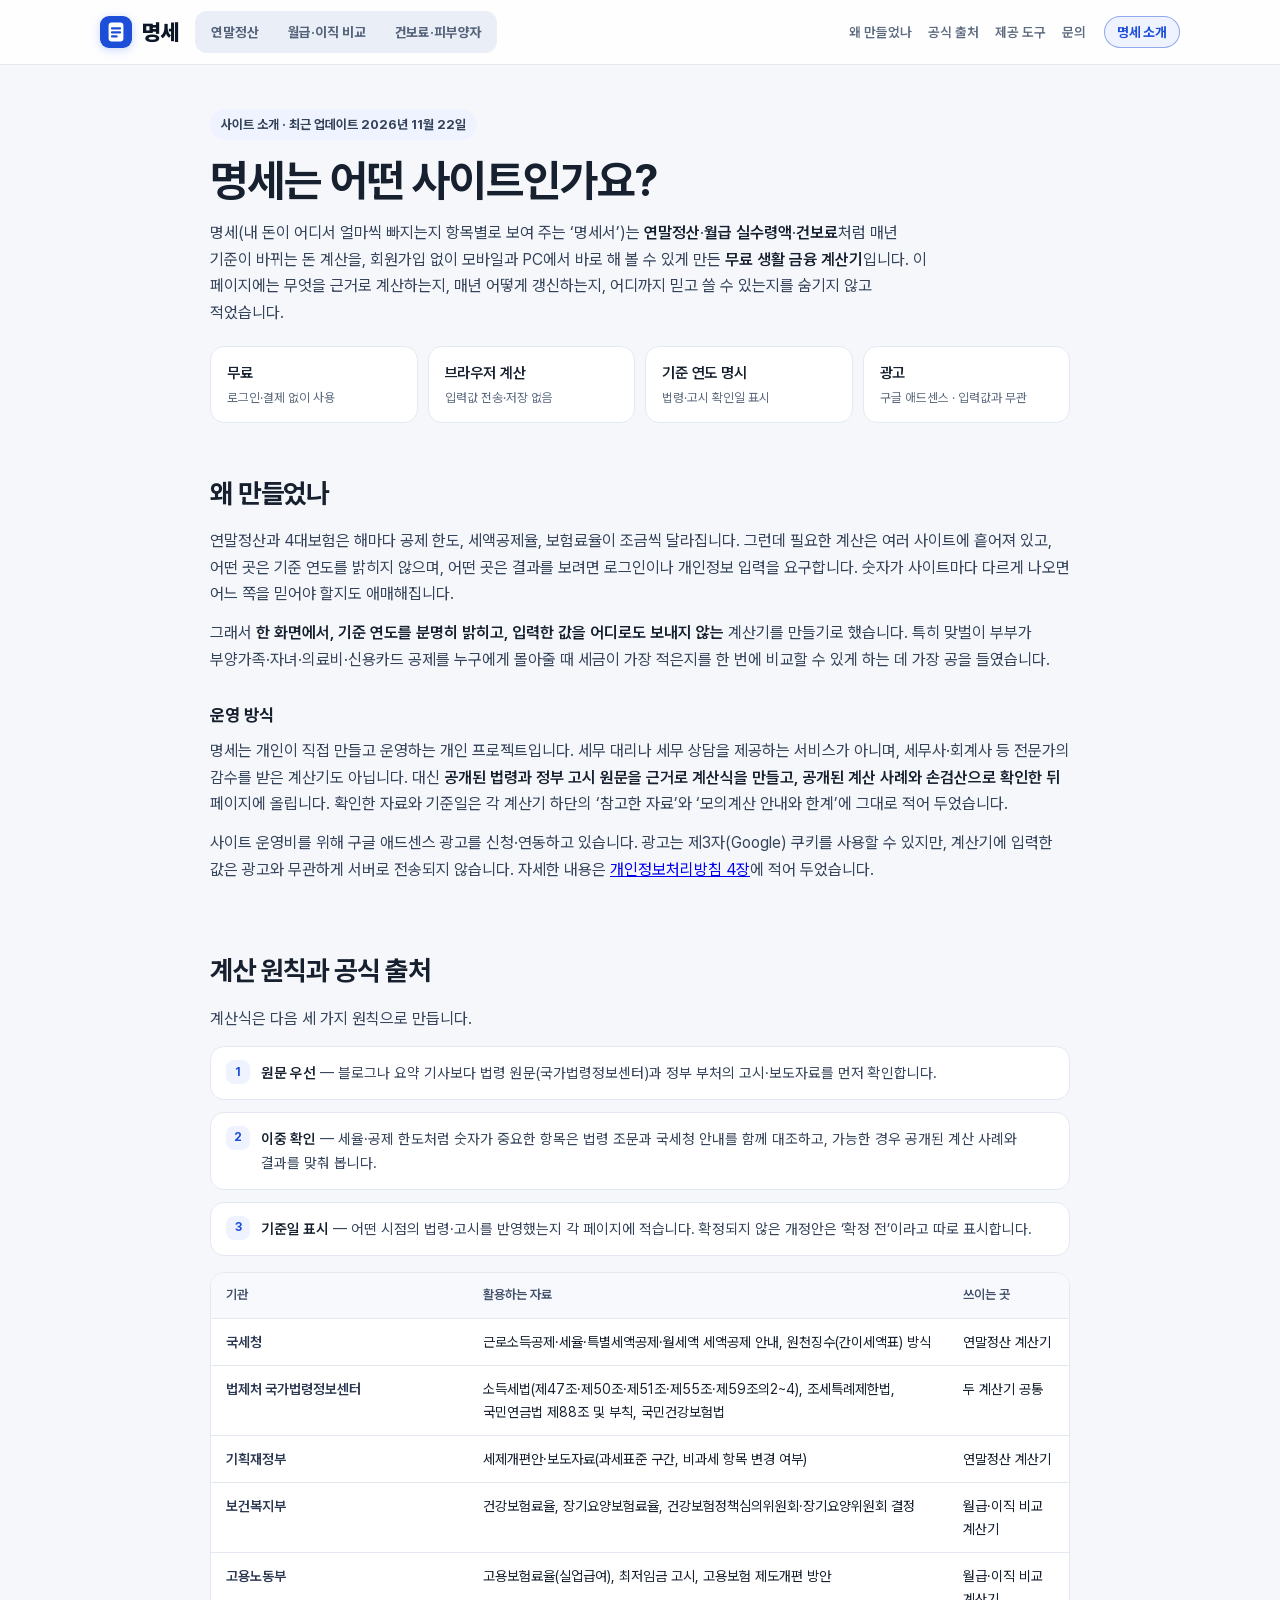
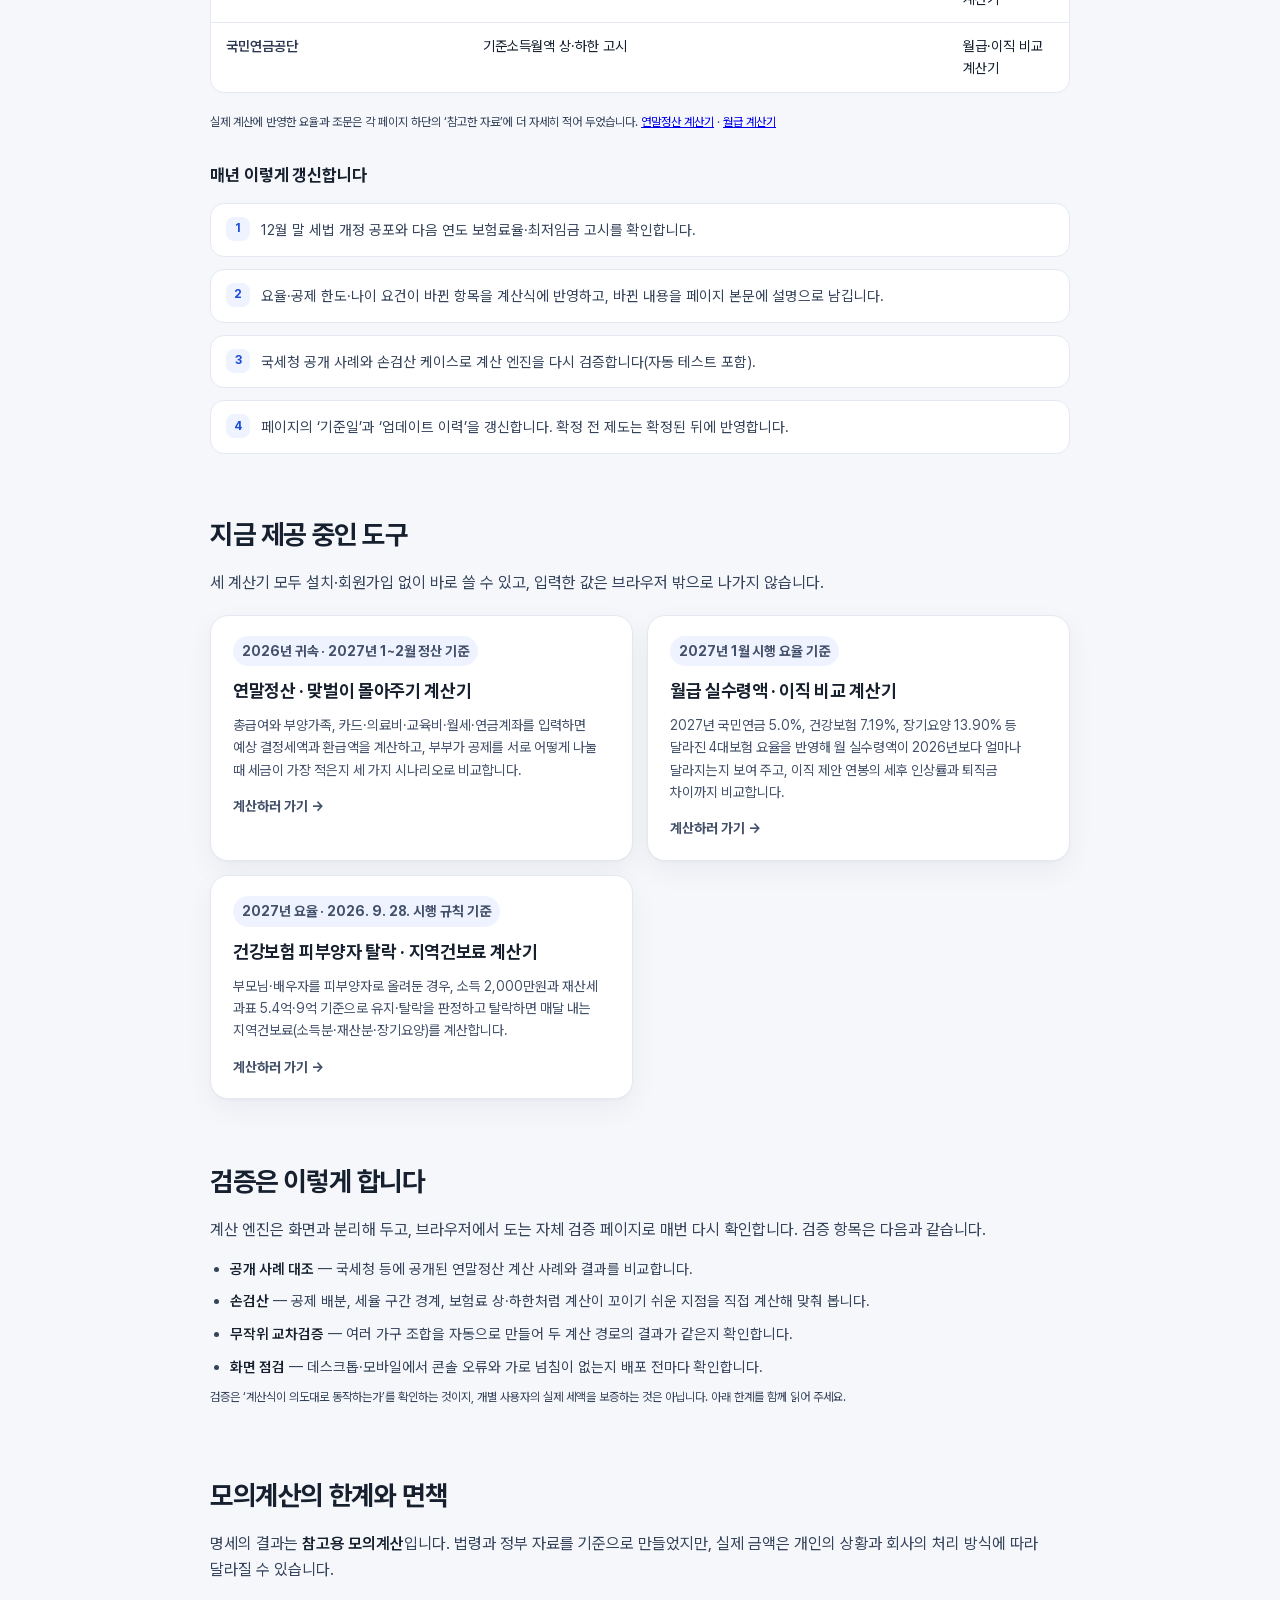
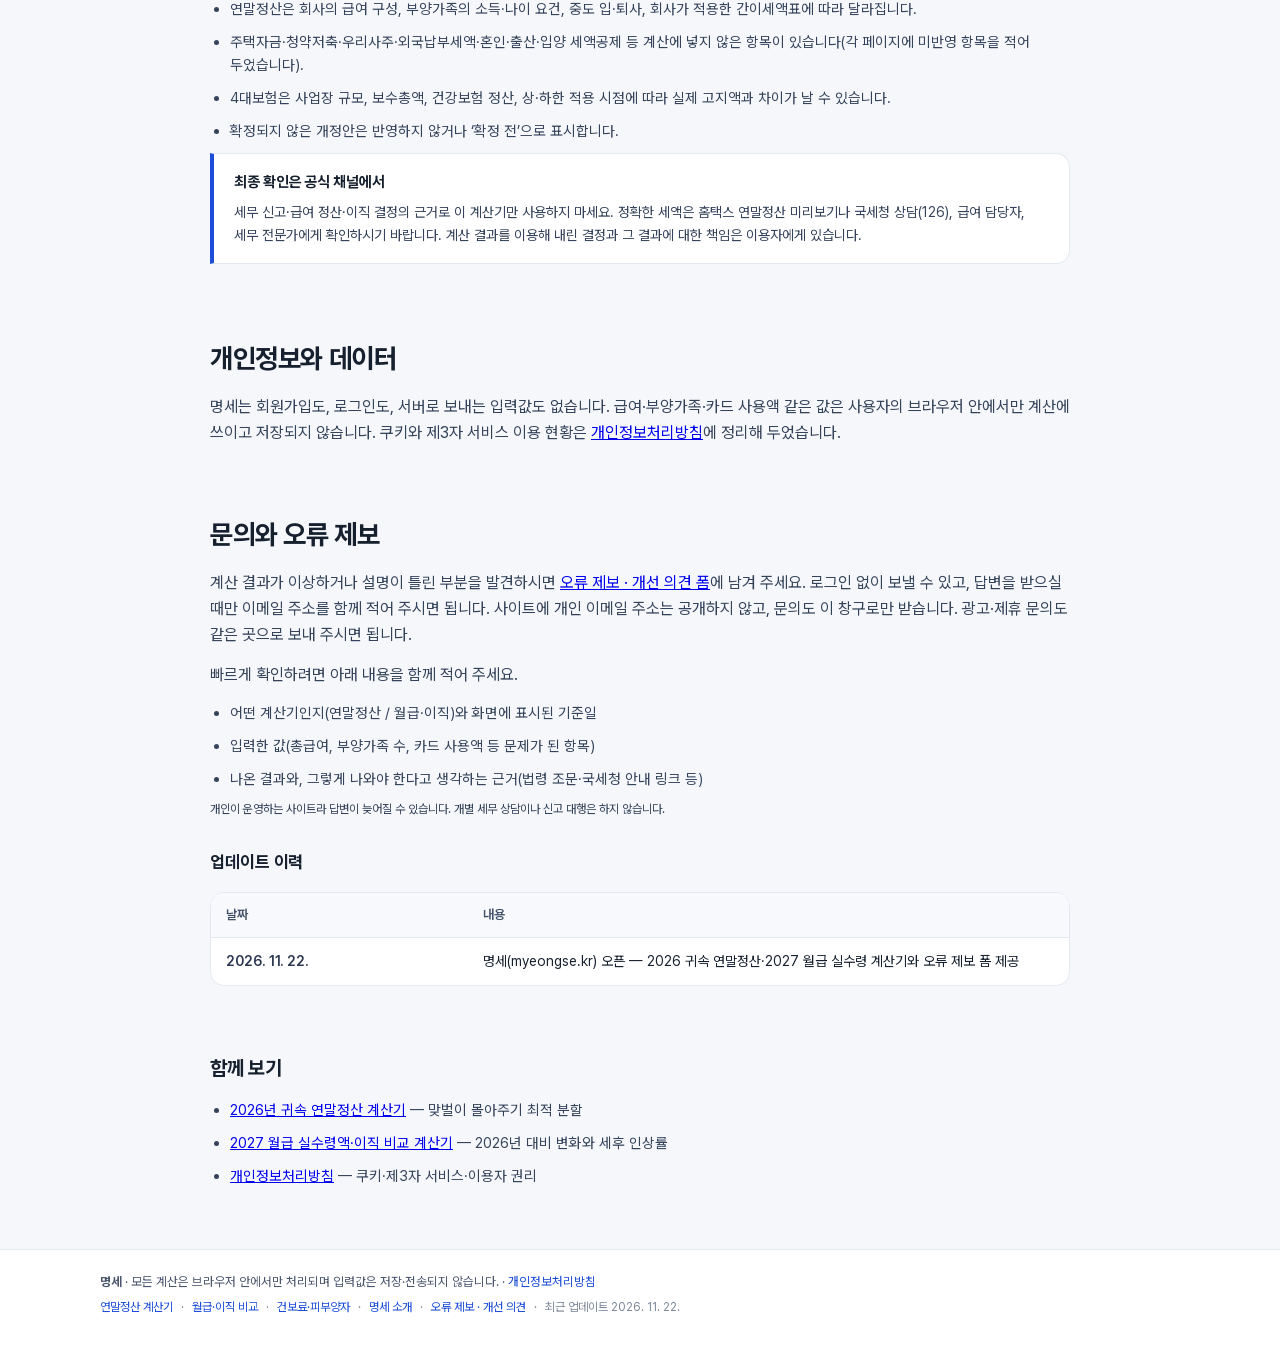
<file: about/index.html>
<!DOCTYPE html>
<html lang="ko">
<head>
<meta charset="utf-8">
<meta name="viewport" content="width=device-width, initial-scale=1">
<title>명세 소개 — 무료 연말정산·월급·건보료 계산기 | 운영 원칙과 공식 출처</title>
<meta name="description" content="명세는 2026년 귀속 연말정산, 2027년 월급 실수령액, 건강보험 피부양자·지역건보료를 브라우저에서 바로 계산하는 무료 생활 금융 계산기입니다. 만든 이유, 계산 원칙과 공식 출처(국세청·기획재정부·보건복지부·고용노동부·법제처), 갱신 방식, 모의계산의 한계와 문의 방법을 안내합니다.">
<meta name="keywords" content="명세, 명세 소개, 연말정산 계산기, 월급 실수령액 계산기, 계산기 출처, 국세청, 4대보험 요율, 모의계산">
<meta name="robots" content="index,follow,max-image-preview:large">
<meta name="author" content="명세">
<meta name="theme-color" content="#1d4ed8">
<link rel="canonical" href="https://myeongse.kr/about/">
<meta property="og:type" content="website">
<meta property="og:locale" content="ko_KR">
<meta property="og:site_name" content="명세">
<meta property="og:title" content="명세 소개 — 무료 연말정산·월급 계산기">
<meta property="og:description" content="왜 만들었고, 어떤 공식 자료로 계산하며, 매년 어떻게 갱신하는지. 모의계산의 한계와 문의 방법까지 솔직하게 적었습니다.">
<meta property="og:url" content="https://myeongse.kr/about/">
<meta property="og:image" content="https://myeongse.kr/og-image.png">
<meta property="og:image:width" content="1200">
<meta property="og:image:height" content="630">
<meta property="og:image:alt" content="명세 — 연말정산 · 월급 실수령 계산기">
<meta name="twitter:card" content="summary_large_image">
<meta name="twitter:title" content="명세 소개 — 무료 연말정산·월급 계산기">
<meta name="twitter:description" content="만든 이유, 계산 원칙과 공식 출처, 갱신 방식, 모의계산의 한계를 안내합니다.">
<meta name="twitter:image" content="https://myeongse.kr/og-image.png">
<link rel="icon" type="image/svg+xml" href="data:image/svg+xml,<svg xmlns='http://www.w3.org/2000/svg' viewBox='0 0 32 32'><rect width='32' height='32' rx='9' fill='%231d4ed8'/><rect x='8.6' y='6.4' width='14.8' height='19.2' rx='3' fill='white'/><g stroke='%231d4ed8' stroke-width='2.2' stroke-linecap='round'><path d='M12 12.4h8'/><path d='M12 16.4h8'/><path d='M12 20.4h4.6'/></g></svg>">
<link rel="stylesheet" href="../styles.css">
<script type="application/ld+json">
{
  "@context": "https://schema.org",
  "@graph": [
    {
      "@type": "AboutPage",
      "name": "명세 소개",
      "url": "https://myeongse.kr/about/",
      "inLanguage": "ko-KR",
      "description": "명세는 2026년 귀속 연말정산, 2027년 월급 실수령액, 건강보험 피부양자·지역건보료를 브라우저에서 바로 계산하는 무료 생활 금융 계산기입니다. 계산 원칙, 공식 출처, 갱신 방식과 한계를 안내합니다.",
      "isPartOf": { "@type": "WebSite", "name": "명세", "url": "https://myeongse.kr/" },
      "publisher": { "@id": "https://myeongse.kr/#organization" },
      "mainEntity": { "@id": "https://myeongse.kr/#organization" }
    },
    {
      "@type": "Organization",
      "@id": "https://myeongse.kr/#organization",
      "name": "명세",
      "url": "https://myeongse.kr/",
      "logo": "https://myeongse.kr/og-image.png",
      "description": "세법과 4대보험 요율을 반영해 연말정산·월급 실수령액을 무료로 계산해 주는 생활 금융 계산기 서비스.",
      "sameAs": ["https://github.com/namoons/namoons.github.io"]
    }
  ]
}
</script>
<!-- Google AdSense -->
<script async src="https://pagead2.googlesyndication.com/pagead/js/adsbygoogle.js?client=ca-pub-6744466373036767" crossorigin="anonymous"></script>
</head>
<body>
<a class="skip" href="#intro">본문으로 바로 가기</a>

<header class="site-head">
  <div class="wrap head-inner">
    <div class="head-left">
      <a class="brand" href="../" aria-label="명세 홈">
        <span class="brand-mark" aria-hidden="true">
          <svg viewBox="0 0 32 32" focusable="false" aria-hidden="true"><rect width="32" height="32" rx="9" fill="currentColor"/><rect x="8.6" y="6.4" width="14.8" height="19.2" rx="3" fill="#fff"/><g stroke="currentColor" stroke-width="2.2" stroke-linecap="round"><path d="M12 12.4h8"/><path d="M12 16.4h8"/><path d="M12 20.4h4.6"/></g></svg>
        </span>
        <span class="brand-text">명세</span>
      </a>
      <nav class="calc-switch" aria-label="계산기 선택">
        <a class="calc-tab" href="../">연말정산</a>
        <a class="calc-tab" href="../salary/"><span class="tab-full">월급·이직 비교</span><span class="tab-short">월급</span></a>
        <a class="calc-tab" href="../health/"><span class="tab-full">건보료·피부양자</span><span class="tab-short">건보료</span></a>
      </nav>
    </div>
    <div class="head-right">
      <nav class="head-nav" aria-label="페이지 내 메뉴">
        <a href="#why">왜 만들었나</a>
        <a href="#sources">공식 출처</a>
        <a href="#tools">제공 도구</a>
        <a href="#contact">문의</a>
      </nav>
      <a class="head-about is-active" href="./" aria-current="page">명세 소개</a>
    </div>
  </div>
</header>

<main>
  <section id="intro" class="wrap prose policy-head">
    <p class="eyebrow">사이트 소개 · 최근 업데이트 2026년 11월 22일</p>
    <h1>명세는 어떤 사이트인가요?</h1>
    <p class="lede">
      명세(내 돈이 어디서 얼마씩 빠지는지 항목별로 보여 주는 ‘명세서’)는 <strong>연말정산</strong>·<strong>월급 실수령액</strong>·<strong>건보료</strong>처럼 매년 기준이 바뀌는
      돈 계산을, 회원가입 없이 모바일과 PC에서 바로 해 볼 수 있게 만든 <strong>무료 생활 금융 계산기</strong>입니다.
      이 페이지에는 무엇을 근거로 계산하는지, 매년 어떻게 갱신하는지, 어디까지 믿고 쓸 수 있는지를
      숨기지 않고 적었습니다.
    </p>
    <ul class="about-facts">
      <li><strong>무료</strong><span>로그인·결제 없이 사용</span></li>
      <li><strong>브라우저 계산</strong><span>입력값 전송·저장 없음</span></li>
      <li><strong>기준 연도 명시</strong><span>법령·고시 확인일 표시</span></li>
      <li><strong>광고</strong><span>구글 애드센스 · 입력값과 무관</span></li>
    </ul>
  </section>

  <section id="why" class="wrap prose">
    <h2>왜 만들었나</h2>
    <p>
      연말정산과 4대보험은 해마다 공제 한도, 세액공제율, 보험료율이 조금씩 달라집니다. 그런데 필요한 계산은
      여러 사이트에 흩어져 있고, 어떤 곳은 기준 연도를 밝히지 않으며, 어떤 곳은 결과를 보려면 로그인이나
      개인정보 입력을 요구합니다. 숫자가 사이트마다 다르게 나오면 어느 쪽을 믿어야 할지도 애매해집니다.
    </p>
    <p>
      그래서 <strong>한 화면에서, 기준 연도를 분명히 밝히고, 입력한 값을 어디로도 보내지 않는</strong> 계산기를
      만들기로 했습니다. 특히 맞벌이 부부가 부양가족·자녀·의료비·신용카드 공제를 누구에게 몰아줄 때 세금이
      가장 적은지를 한 번에 비교할 수 있게 하는 데 가장 공을 들였습니다.
    </p>

    <h3>운영 방식</h3>
    <p>
      명세는 개인이 직접 만들고 운영하는 개인 프로젝트입니다. 세무 대리나 세무 상담을 제공하는 서비스가
      아니며, 세무사·회계사 등 전문가의 감수를 받은 계산기도 아닙니다. 대신 <strong>공개된 법령과 정부 고시
      원문을 근거로 계산식을 만들고, 공개된 계산 사례와 손검산으로 확인한 뒤</strong> 페이지에 올립니다.
      확인한 자료와 기준일은 각 계산기 하단의 ‘참고한 자료’와 ‘모의계산 안내와 한계’에 그대로 적어 두었습니다.
    </p>
    <p>
      사이트 운영비를 위해 구글 애드센스 광고를 신청·연동하고 있습니다. 광고는 제3자(Google) 쿠키를 사용할 수
      있지만, 계산기에 입력한 값은 광고와 무관하게 서버로 전송되지 않습니다. 자세한 내용은
      <a href="/privacy/">개인정보처리방침 4장</a>에 적어 두었습니다.
    </p>
  </section>

  <section id="sources" class="wrap prose">
    <h2>계산 원칙과 공식 출처</h2>
    <p>계산식은 다음 세 가지 원칙으로 만듭니다.</p>
    <ol class="steps">
      <li><strong>원문 우선</strong> — 블로그나 요약 기사보다 법령 원문(국가법령정보센터)과 정부 부처의 고시·보도자료를 먼저 확인합니다.</li>
      <li><strong>이중 확인</strong> — 세율·공제 한도처럼 숫자가 중요한 항목은 법령 조문과 국세청 안내를 함께 대조하고, 가능한 경우 공개된 계산 사례와 결과를 맞춰 봅니다.</li>
      <li><strong>기준일 표시</strong> — 어떤 시점의 법령·고시를 반영했는지 각 페이지에 적습니다. 확정되지 않은 개정안은 ‘확정 전’이라고 따로 표시합니다.</li>
    </ol>

    <div class="table-wrap">
      <table>
        <caption class="sr-only">계산에 사용하는 공식 자료와 활용 항목</caption>
        <thead>
          <tr><th scope="col">기관</th><th scope="col">활용하는 자료</th><th scope="col">쓰이는 곳</th></tr>
        </thead>
        <tbody>
          <tr>
            <th scope="row">국세청</th>
            <td data-label="활용 자료">근로소득공제·세율·특별세액공제·월세액 세액공제 안내, 원천징수(간이세액표) 방식</td>
            <td data-label="쓰이는 곳">연말정산 계산기</td>
          </tr>
          <tr>
            <th scope="row">법제처 국가법령정보센터</th>
            <td data-label="활용 자료">소득세법(제47조·제50조·제51조·제55조·제59조의2~4), 조세특례제한법, 국민연금법 제88조 및 부칙, 국민건강보험법</td>
            <td data-label="쓰이는 곳">두 계산기 공통</td>
          </tr>
          <tr>
            <th scope="row">기획재정부</th>
            <td data-label="활용 자료">세제개편안·보도자료(과세표준 구간, 비과세 항목 변경 여부)</td>
            <td data-label="쓰이는 곳">연말정산 계산기</td>
          </tr>
          <tr>
            <th scope="row">보건복지부</th>
            <td data-label="활용 자료">건강보험료율, 장기요양보험료율, 건강보험정책심의위원회·장기요양위원회 결정</td>
            <td data-label="쓰이는 곳">월급·이직 비교 계산기</td>
          </tr>
          <tr>
            <th scope="row">고용노동부</th>
            <td data-label="활용 자료">고용보험료율(실업급여), 최저임금 고시, 고용보험 제도개편 방안</td>
            <td data-label="쓰이는 곳">월급·이직 비교 계산기</td>
          </tr>
          <tr>
            <th scope="row">국민연금공단</th>
            <td data-label="활용 자료">기준소득월액 상·하한 고시</td>
            <td data-label="쓰이는 곳">월급·이직 비교 계산기</td>
          </tr>
        </tbody>
      </table>
    </div>

    <p class="small-note">
      실제 계산에 반영한 요율과 조문은 각 페이지 하단의 ‘참고한 자료’에 더 자세히 적어 두었습니다.
      <a href="../">연말정산 계산기</a> · <a href="../salary/">월급 계산기</a>
    </p>

    <h3>매년 이렇게 갱신합니다</h3>
    <ol class="steps">
      <li>12월 말 세법 개정 공포와 다음 연도 보험료율·최저임금 고시를 확인합니다.</li>
      <li>요율·공제 한도·나이 요건이 바뀐 항목을 계산식에 반영하고, 바뀐 내용을 페이지 본문에 설명으로 남깁니다.</li>
      <li>국세청 공개 사례와 손검산 케이스로 계산 엔진을 다시 검증합니다(자동 테스트 포함).</li>
      <li>페이지의 ‘기준일’과 ‘업데이트 이력’을 갱신합니다. 확정 전 제도는 확정된 뒤에 반영합니다.</li>
    </ol>
  </section>

  <section id="tools" class="wrap prose">
    <h2>지금 제공 중인 도구</h2>
    <p>세 계산기 모두 설치·회원가입 없이 바로 쓸 수 있고, 입력한 값은 브라우저 밖으로 나가지 않습니다.</p>
    <div class="tool-grid">
      <a class="tool-card" href="../">
        <span class="tool-tag">2026년 귀속 · 2027년 1~2월 정산 기준</span>
        <h3>연말정산 · 맞벌이 몰아주기 계산기</h3>
        <p>
          총급여와 부양가족, 카드·의료비·교육비·월세·연금계좌를 입력하면 예상 결정세액과 환급액을 계산하고,
          부부가 공제를 서로 어떻게 나눌 때 세금이 가장 적은지 세 가지 시나리오로 비교합니다.
        </p>
        <span class="tool-go">계산하러 가기 →</span>
      </a>
      <a class="tool-card" href="../salary/">
        <span class="tool-tag">2027년 1월 시행 요율 기준</span>
        <h3>월급 실수령액 · 이직 비교 계산기</h3>
        <p>
          2027년 국민연금 5.0%, 건강보험 7.19%, 장기요양 13.90% 등 달라진 4대보험 요율을 반영해 월 실수령액이
          2026년보다 얼마나 달라지는지 보여 주고, 이직 제안 연봉의 세후 인상률과 퇴직금 차이까지 비교합니다.
        </p>
        <span class="tool-go">계산하러 가기 →</span>
      </a>
      <a class="tool-card" href="../health/">
        <span class="tool-tag">2027년 요율 · 2026. 9. 28. 시행 규칙 기준</span>
        <h3>건강보험 피부양자 탈락 · 지역건보료 계산기</h3>
        <p>
          부모님·배우자를 피부양자로 올려둔 경우, 소득 2,000만원과 재산세 과표 5.4억·9억 기준으로 유지·탈락을
          판정하고 탈락하면 매달 내는 지역건보료(소득분·재산분·장기요양)를 계산합니다.
        </p>
        <span class="tool-go">계산하러 가기 →</span>
      </a>
    </div>
  </section>

  <section class="wrap prose">
    <h2>검증은 이렇게 합니다</h2>
    <p>
      계산 엔진은 화면과 분리해 두고, 브라우저에서 도는 자체 검증 페이지로 매번 다시 확인합니다. 검증 항목은
      다음과 같습니다.
    </p>
    <ul class="checklist">
      <li><strong>공개 사례 대조</strong> — 국세청 등에 공개된 연말정산 계산 사례와 결과를 비교합니다.</li>
      <li><strong>손검산</strong> — 공제 배분, 세율 구간 경계, 보험료 상·하한처럼 계산이 꼬이기 쉬운 지점을 직접 계산해 맞춰 봅니다.</li>
      <li><strong>무작위 교차검증</strong> — 여러 가구 조합을 자동으로 만들어 두 계산 경로의 결과가 같은지 확인합니다.</li>
      <li><strong>화면 점검</strong> — 데스크톱·모바일에서 콘솔 오류와 가로 넘침이 없는지 배포 전마다 확인합니다.</li>
    </ul>
    <p class="small-note">
      검증은 ‘계산식이 의도대로 동작하는가’를 확인하는 것이지, 개별 사용자의 실제 세액을 보증하는 것은 아닙니다.
      아래 한계를 함께 읽어 주세요.
    </p>
  </section>

  <section class="wrap prose">
    <h2>모의계산의 한계와 면책</h2>
    <p>
      명세의 결과는 <strong>참고용 모의계산</strong>입니다. 법령과 정부 자료를 기준으로 만들었지만, 실제 금액은
      개인의 상황과 회사의 처리 방식에 따라 달라질 수 있습니다.
    </p>
    <ul class="checklist">
      <li>연말정산은 회사의 급여 구성, 부양가족의 소득·나이 요건, 중도 입·퇴사, 회사가 적용한 간이세액표에 따라 달라집니다.</li>
      <li>주택자금·청약저축·우리사주·외국납부세액·혼인·출산·입양 세액공제 등 계산에 넣지 않은 항목이 있습니다(각 페이지에 미반영 항목을 적어 두었습니다).</li>
      <li>4대보험은 사업장 규모, 보수총액, 건강보험 정산, 상·하한 적용 시점에 따라 실제 고지액과 차이가 날 수 있습니다.</li>
      <li>확정되지 않은 개정안은 반영하지 않거나 ‘확정 전’으로 표시합니다.</li>
    </ul>
    <div class="note">
      <h3>최종 확인은 공식 채널에서</h3>
      <p>
        세무 신고·급여 정산·이직 결정의 근거로 이 계산기만 사용하지 마세요. 정확한 세액은 홈택스 연말정산
        미리보기나 국세청 상담(126), 급여 담당자, 세무 전문가에게 확인하시기 바랍니다. 계산 결과를 이용해
        내린 결정과 그 결과에 대한 책임은 이용자에게 있습니다.
      </p>
    </div>
  </section>

  <section class="wrap prose">
    <h2>개인정보와 데이터</h2>
    <p>
      명세는 회원가입도, 로그인도, 서버로 보내는 입력값도 없습니다. 급여·부양가족·카드 사용액 같은 값은
      사용자의 브라우저 안에서만 계산에 쓰이고 저장되지 않습니다. 쿠키와 제3자 서비스 이용 현황은
      <a href="../privacy/">개인정보처리방침</a>에 정리해 두었습니다.
    </p>
  </section>

  <section id="contact" class="wrap prose">
    <h2>문의와 오류 제보</h2>
    <p>
      계산 결과가 이상하거나 설명이 틀린 부분을 발견하시면
      <a href="https://docs.google.com/forms/d/e/1FAIpQLSdM2LkD_MTW02ze4NGLR78Rl7Qn0htY8W3W7yBpHonKxBE9bA/viewform" target="_blank" rel="noopener">오류 제보 · 개선 의견 폼</a>에
      남겨 주세요. 로그인 없이 보낼 수 있고, 답변을 받으실 때만 이메일 주소를 함께 적어 주시면 됩니다.
      사이트에 개인 이메일 주소는 공개하지 않고, 문의도 이 창구로만 받습니다. 광고·제휴 문의도 같은 곳으로 보내 주시면 됩니다.
    </p>
    <p>빠르게 확인하려면 아래 내용을 함께 적어 주세요.</p>
    <ul class="checklist">
      <li>어떤 계산기인지(연말정산 / 월급·이직)와 화면에 표시된 기준일</li>
      <li>입력한 값(총급여, 부양가족 수, 카드 사용액 등 문제가 된 항목)</li>
      <li>나온 결과와, 그렇게 나와야 한다고 생각하는 근거(법령 조문·국세청 안내 링크 등)</li>
    </ul>
    <p class="small-note">
      개인이 운영하는 사이트라 답변이 늦어질 수 있습니다. 개별 세무 상담이나 신고 대행은 하지 않습니다.
    </p>

    <h3>업데이트 이력</h3>
    <div class="table-wrap">
      <table>
        <caption class="sr-only">사이트 업데이트 이력</caption>
        <thead>
          <tr><th scope="col">날짜</th><th scope="col">내용</th></tr>
        </thead>
        <tbody>
          <tr><th scope="row">2026. 11. 22.</th><td data-label="내용">명세(myeongse.kr) 오픈 — 2026 귀속 연말정산·2027 월급 실수령 계산기와 오류 제보 폼 제공</td></tr>
        </tbody>
      </table>
    </div>
  </section>

  <section class="wrap prose disclaimer">
    <h2>함께 보기</h2>
    <ul class="checklist">
      <li><a href="../">2026년 귀속 연말정산 계산기</a> — 맞벌이 몰아주기 최적 분할</li>
      <li><a href="../salary/">2027 월급 실수령액·이직 비교 계산기</a> — 2026년 대비 변화와 세후 인상률</li>
      <li><a href="../privacy/">개인정보처리방침</a> — 쿠키·제3자 서비스·이용자 권리</li>
    </ul>
  </section>
</main>

<footer class="site-foot">
  <div class="wrap">
    <p class="foot-note"><strong>명세</strong> · 모든 계산은 브라우저 안에서만 처리되며 입력값은 저장·전송되지 않습니다. · <a href="../privacy/">개인정보처리방침</a></p>
    <p class="foot-links"><a href="../">연말정산 계산기</a><span>·</span><a href="../salary/">월급·이직 비교</a><span>·</span><a href="../health/">건보료·피부양자</a><span>·</span><a href="./" aria-current="page">명세 소개</a><span>·</span><a href="https://docs.google.com/forms/d/e/1FAIpQLSdM2LkD_MTW02ze4NGLR78Rl7Qn0htY8W3W7yBpHonKxBE9bA/viewform" target="_blank" rel="noopener">오류 제보 · 개선 의견</a><span>·</span>최근 업데이트 2026. 11. 22.</p>
  </div>
</footer>
</body>
</html>
</file>
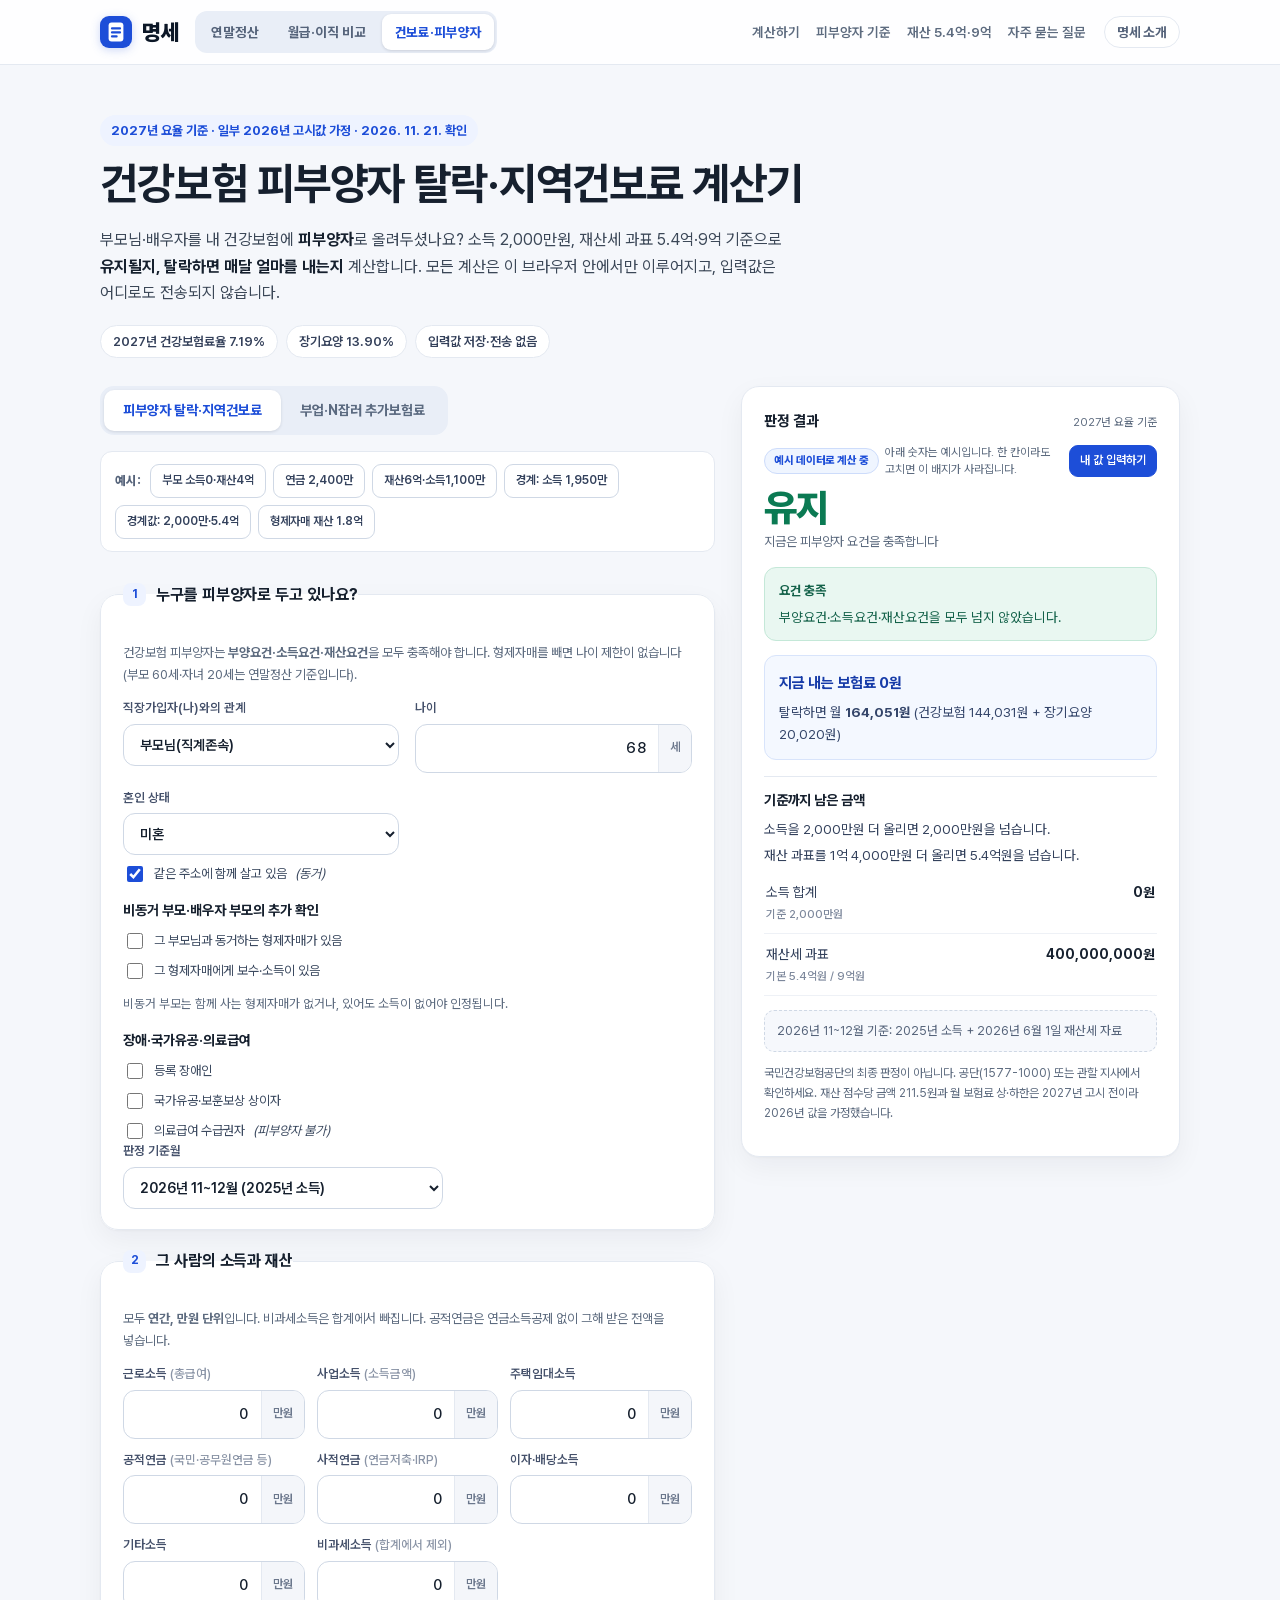
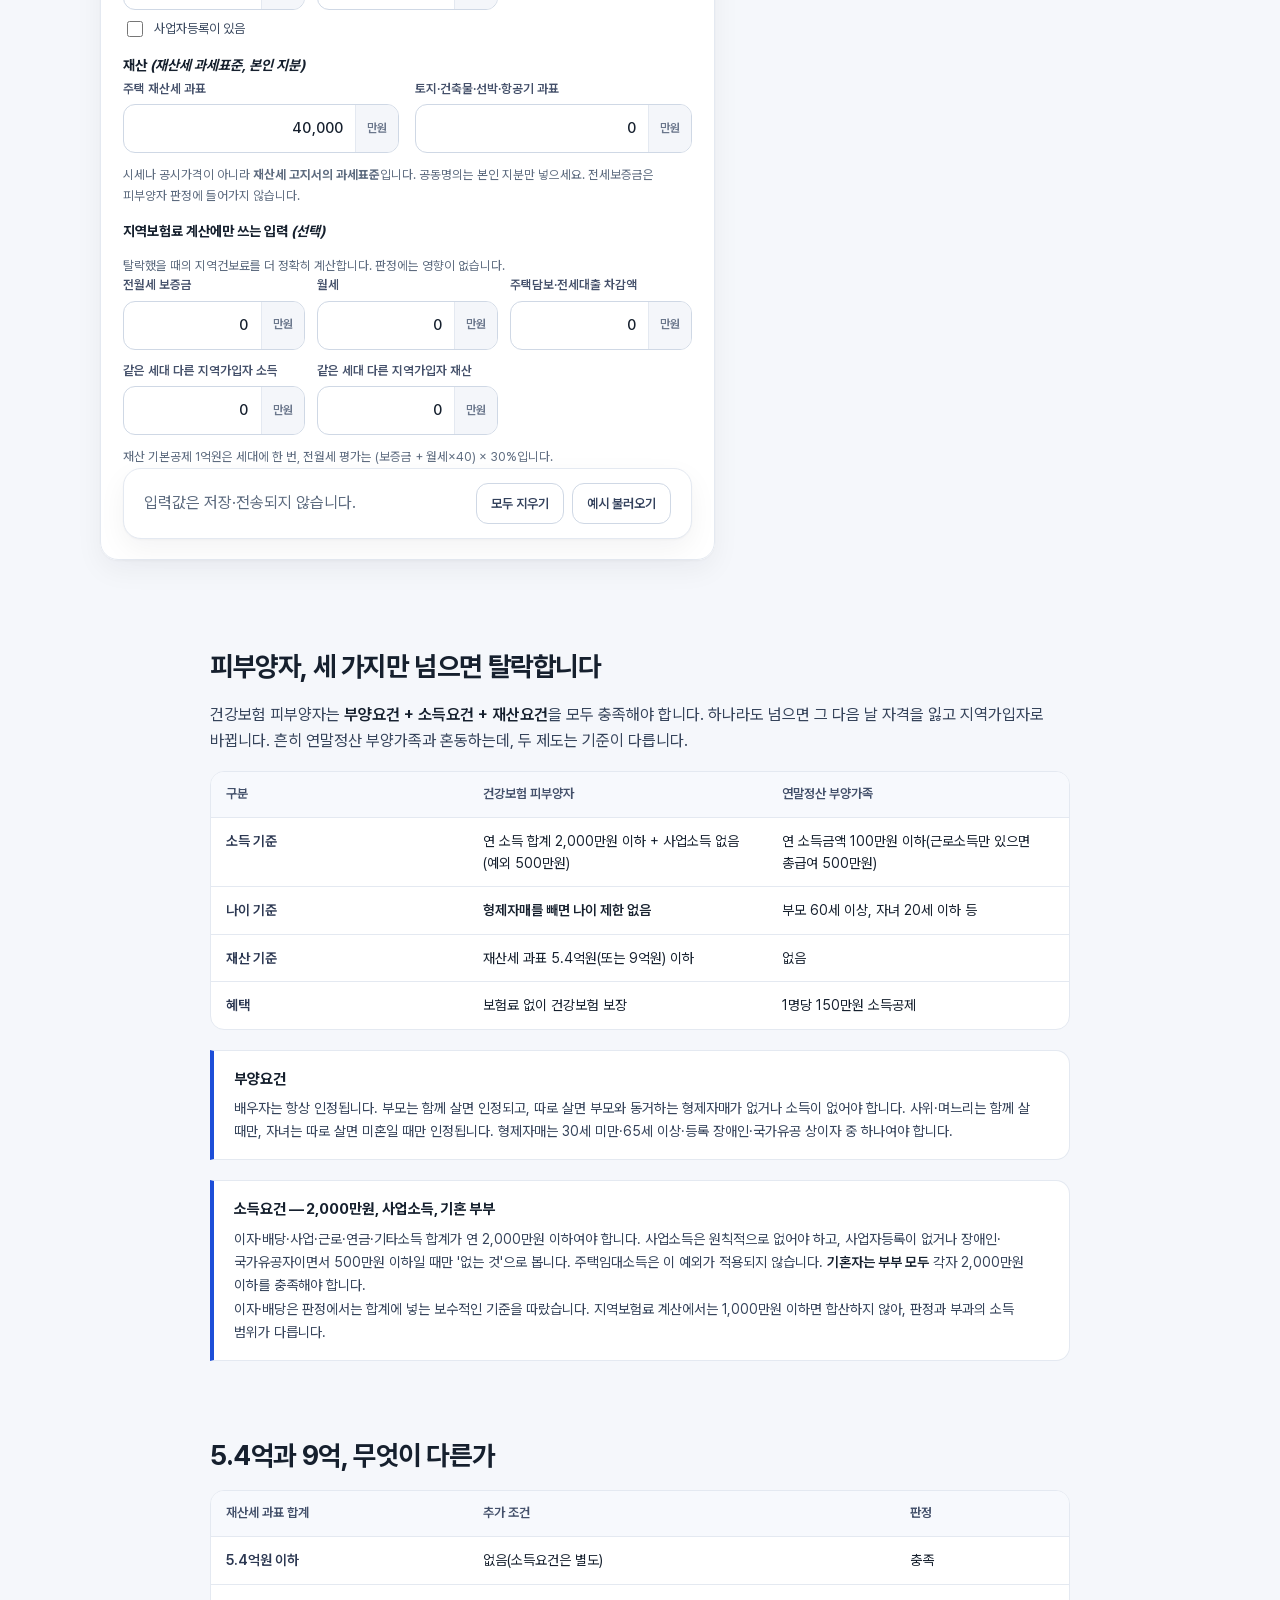
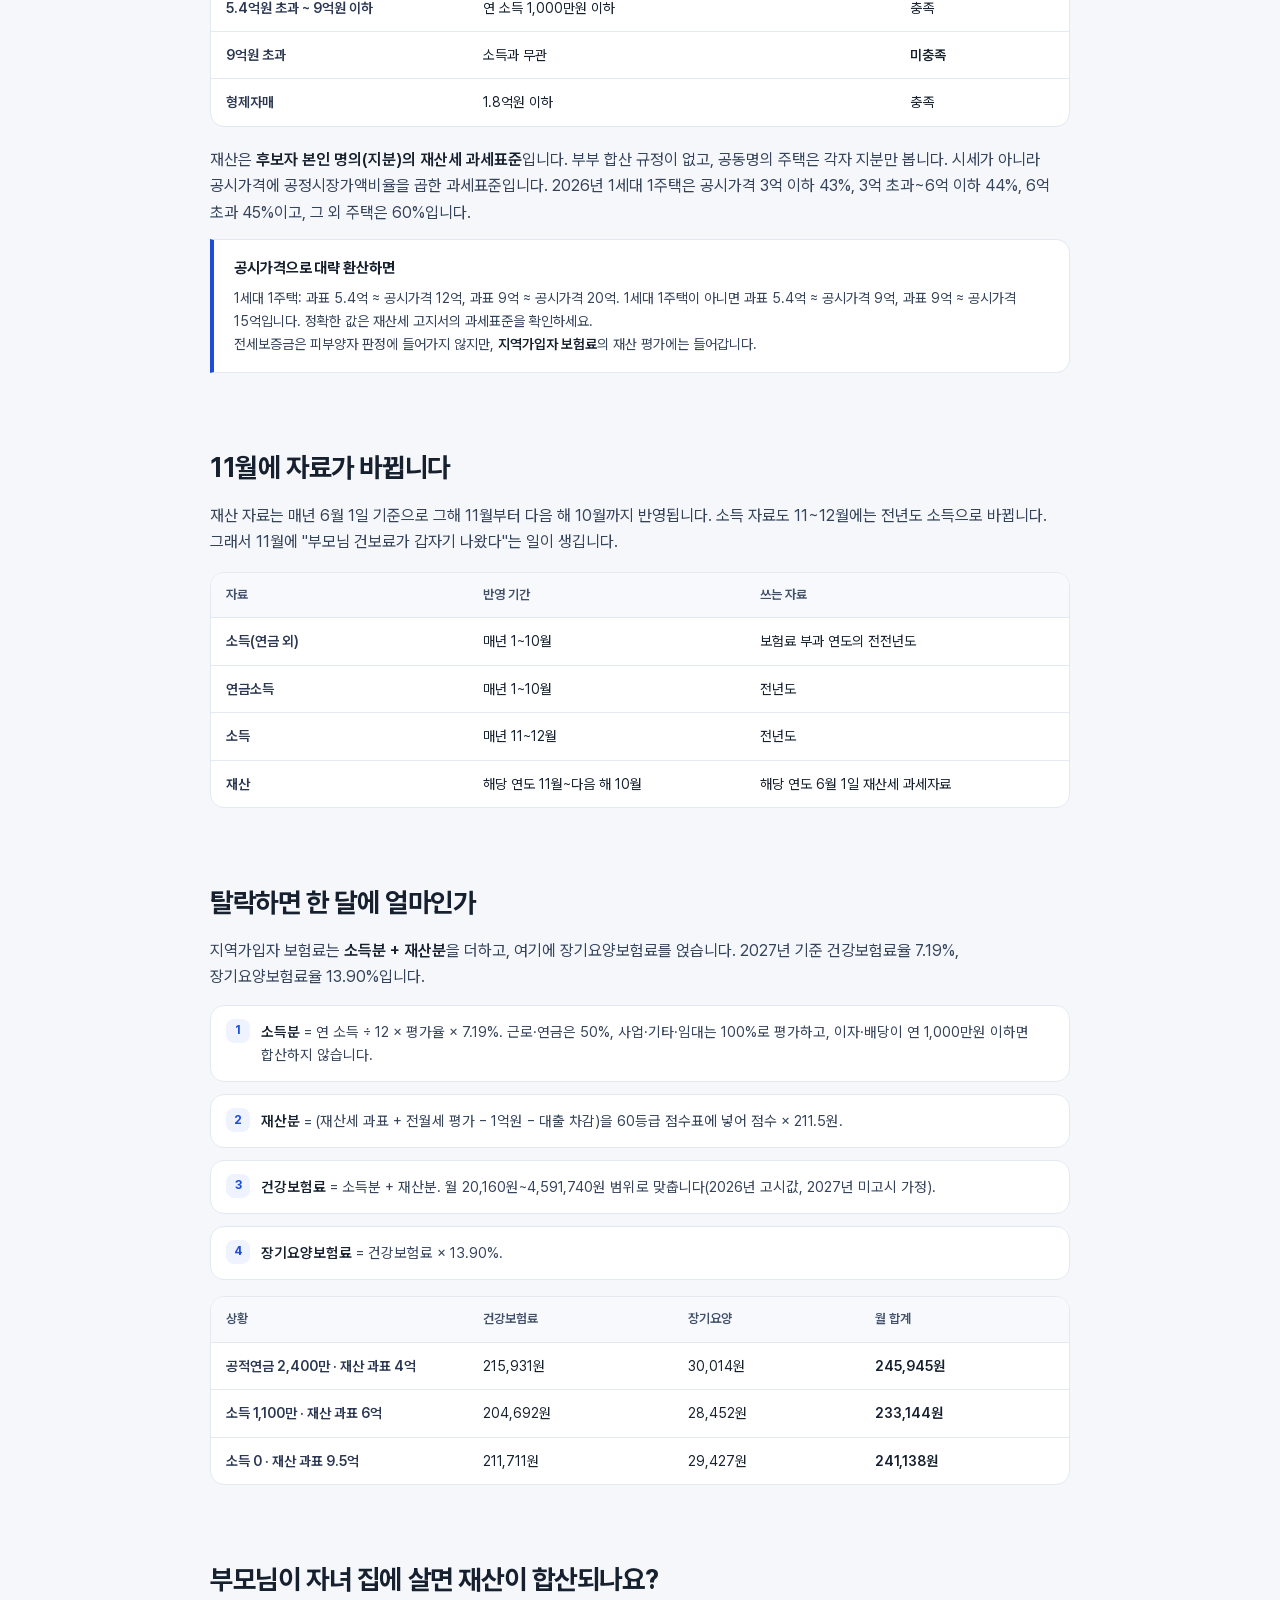
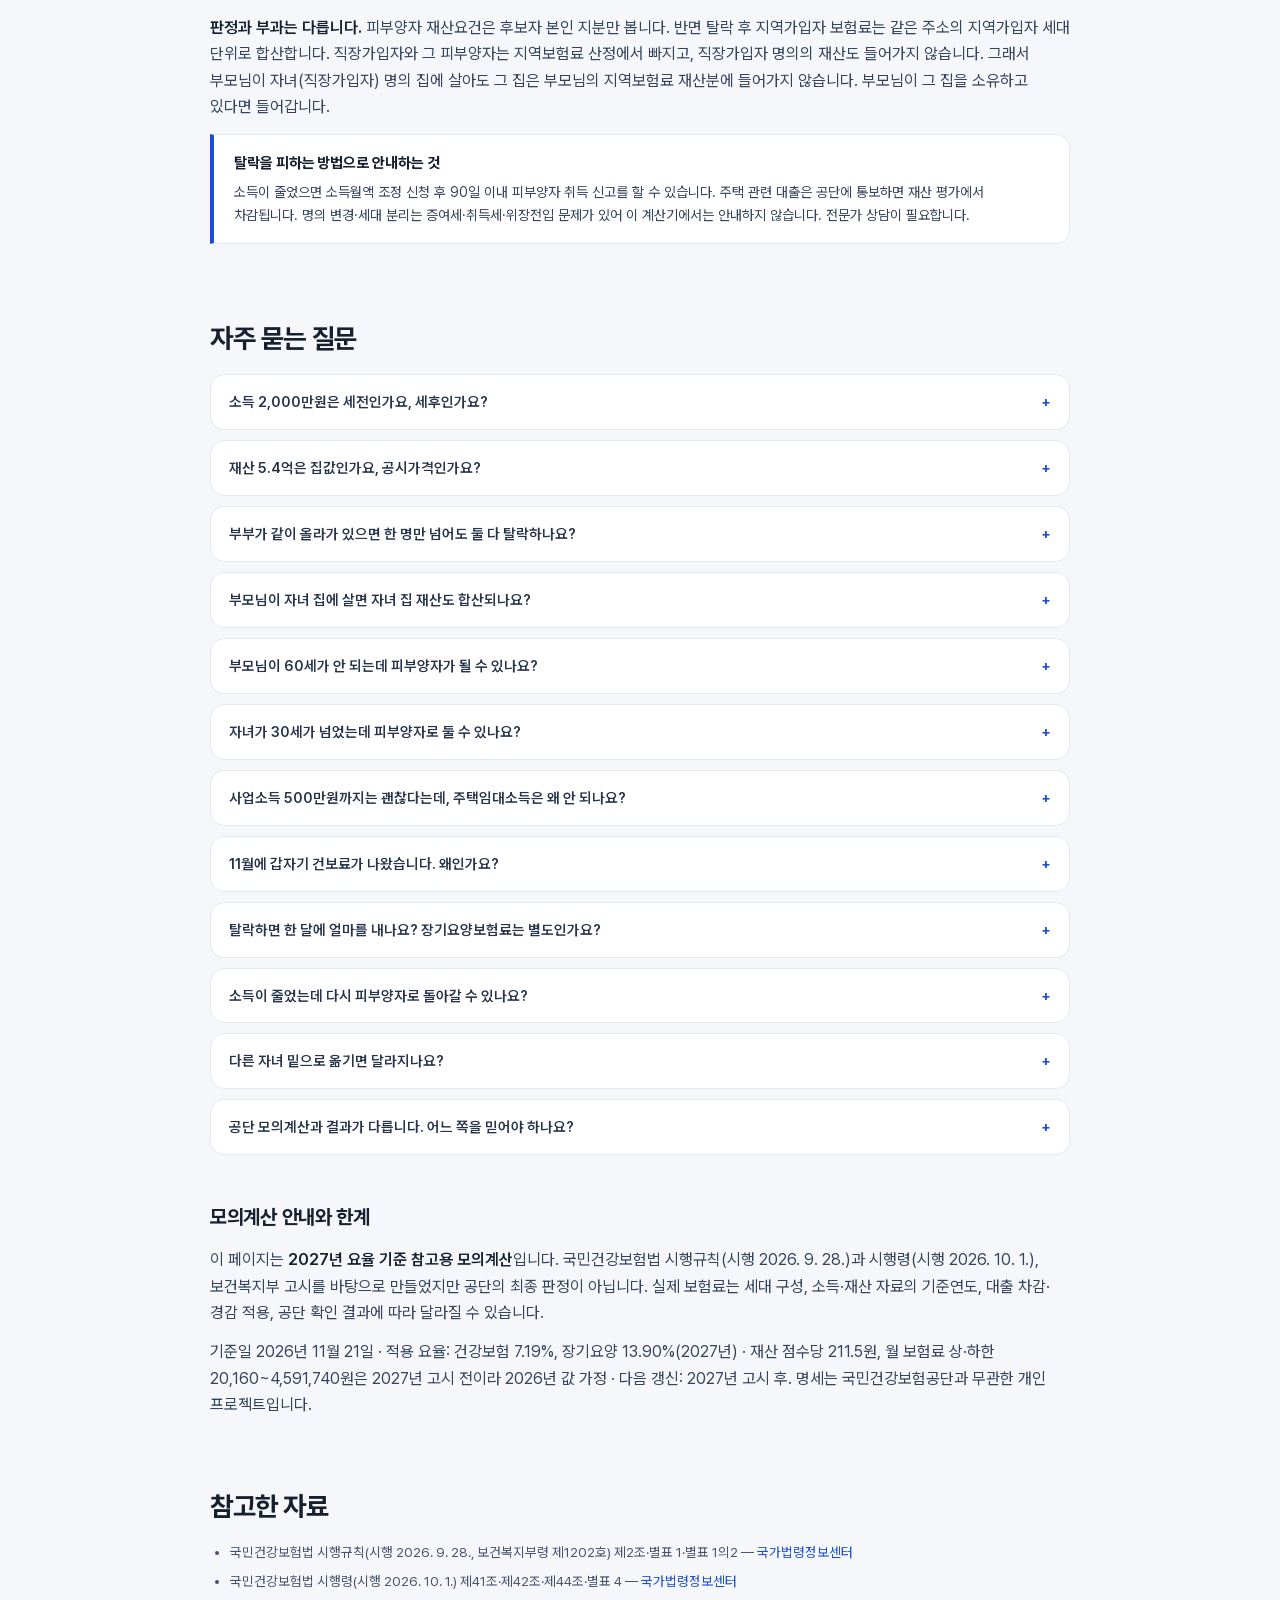
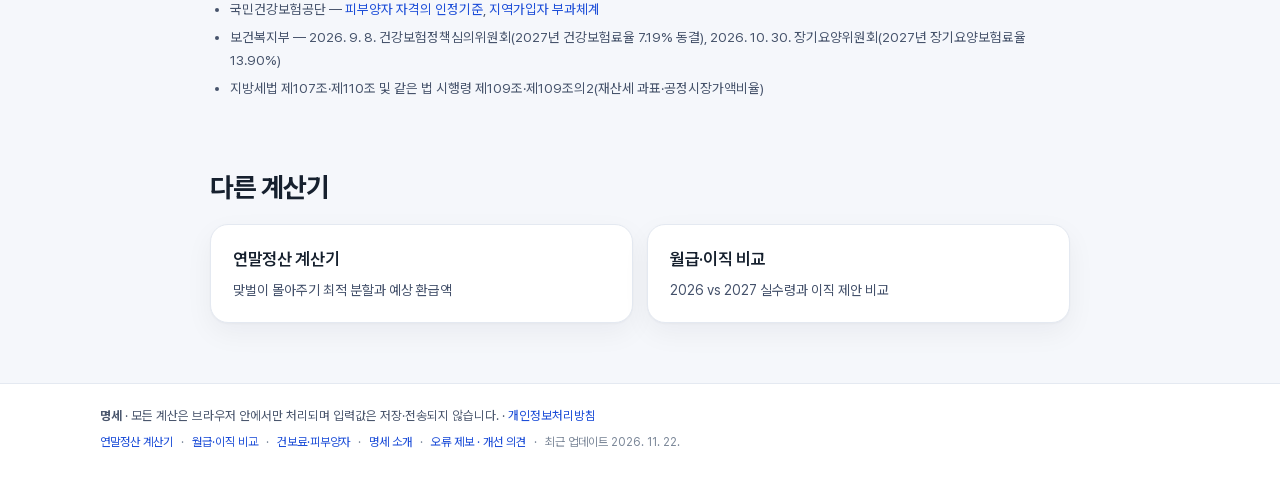
<file: health/index.html>
<!DOCTYPE html>
<html lang="ko">
<head>
<meta charset="utf-8">
<meta name="viewport" content="width=device-width, initial-scale=1">
<title>2027 건강보험 피부양자 탈락 계산기 | 소득 2,000만·재산 5.4억·지역건보료 모의계산 — 명세</title>
<meta name="description" content="부모님·배우자를 피부양자로 올려둔 경우, 소득 2,000만원·재산세 과표 5.4억/9억 기준으로 탈락 여부와 탈락 시 월 지역건보료(소득분+재산분+장기요양)를 계산합니다. 2027년 요율 반영.">
<meta name="keywords" content="건강보험 피부양자 탈락, 피부양자 소득 기준 2027, 피부양자 재산 5.4억, 지역가입자 보험료 계산, 부모님 건강보험료, 피부양자 사업소득 500만, 지역건보료 계산기">
<meta name="robots" content="index,follow,max-image-preview:large">
<meta name="author" content="명세">
<meta name="theme-color" content="#1d4ed8">
<link rel="canonical" href="https://myeongse.kr/health/">
<meta property="og:type" content="website">
<meta property="og:locale" content="ko_KR">
<meta property="og:site_name" content="명세">
<meta property="og:title" content="2027 건강보험 피부양자 탈락·지역건보료 계산기">
<meta property="og:description" content="소득 2,000만원, 재산세 과표 5.4억·9억. 탈락하면 매달 얼마인지 3분 안에 확인합니다. 2027년 요율 반영.">
<meta property="og:url" content="https://myeongse.kr/health/">
<meta property="og:image" content="https://myeongse.kr/og-image.png">
<meta property="og:image:width" content="1200">
<meta property="og:image:height" content="630">
<meta name="twitter:card" content="summary_large_image">
<meta name="twitter:title" content="2027 건강보험 피부양자 탈락 계산기 — 명세">
<meta name="twitter:description" content="소득·재산 기준으로 피부양자 유지/탈락과 탈락 시 월 건보료를 계산합니다.">
<meta name="twitter:image" content="https://myeongse.kr/og-image.png">
<link rel="icon" type="image/svg+xml" href="data:image/svg+xml,<svg xmlns='http://www.w3.org/2000/svg' viewBox='0 0 32 32'><rect width='32' height='32' rx='9' fill='%231d4ed8'/><rect x='8.6' y='6.4' width='14.8' height='19.2' rx='3' fill='white'/><g stroke='%231d4ed8' stroke-width='2.2' stroke-linecap='round'><path d='M12 12.4h8'/><path d='M12 16.4h8'/><path d='M12 20.4h4.6'/></g></svg>">
<link rel="stylesheet" href="../styles.css">
<!-- Google AdSense -->
<script async src="https://pagead2.googlesyndication.com/pagead/js/adsbygoogle.js?client=ca-pub-6744466373036767" crossorigin="anonymous"></script>
</head>
<body>
<a class="skip" href="#calc">계산기로 바로 가기</a>

<header class="site-head">
  <div class="wrap head-inner">
    <div class="head-left">
      <a class="brand" href="../" aria-label="명세 홈">
        <span class="brand-mark" aria-hidden="true">
          <svg viewBox="0 0 32 32" focusable="false" aria-hidden="true"><rect width="32" height="32" rx="9" fill="currentColor"/><rect x="8.6" y="6.4" width="14.8" height="19.2" rx="3" fill="#fff"/><g stroke="currentColor" stroke-width="2.2" stroke-linecap="round"><path d="M12 12.4h8"/><path d="M12 16.4h8"/><path d="M12 20.4h4.6"/></g></svg>
        </span>
        <span class="brand-text">명세</span>
      </a>
      <nav class="calc-switch" aria-label="계산기 선택">
        <a class="calc-tab" href="../">연말정산</a>
        <a class="calc-tab" href="../salary/"><span class="tab-full">월급·이직 비교</span><span class="tab-short">월급</span></a>
        <a class="calc-tab is-active" href="./" aria-current="page"><span class="tab-full">건보료·피부양자</span><span class="tab-short">건보료</span></a>
      </nav>
    </div>
    <div class="head-right">
      <nav class="head-nav" aria-label="페이지 내 메뉴">
        <a href="#calc">계산하기</a>
        <a href="#criteria">피부양자 기준</a>
        <a href="#property">재산 5.4억·9억</a>
        <a href="#faq">자주 묻는 질문</a>
      </nav>
      <a class="head-about" href="../about/">명세 소개</a>
    </div>
  </div>
</header>

<main>
  <section class="hero wrap">
    <p class="eyebrow">2027년 요율 기준 · 일부 2026년 고시값 가정 · 2026. 11. 21. 확인</p>
    <h1>건강보험 피부양자 탈락·지역건보료 계산기</h1>
    <p class="lede">
      부모님·배우자를 내 건강보험에 <strong>피부양자</strong>로 올려두셨나요?
      소득 2,000만원, 재산세 과표 5.4억·9억 기준으로 <strong>유지될지, 탈락하면 매달 얼마를 내는지</strong> 계산합니다.
      모든 계산은 이 브라우저 안에서만 이루어지고, 입력값은 어디로도 전송되지 않습니다.
    </p>
    <ul class="hero-badges">
      <li>2027년 건강보험료율 7.19%</li>
      <li>장기요양 13.90%</li>
      <li>입력값 저장·전송 없음</li>
    </ul>
  </section>

  <nav class="mobile-toc" aria-label="모바일 목차">
    <a href="#calc">계산기</a>
    <a href="#criteria">피부양자 기준</a>
    <a href="#property">재산 5.4억·9억</a>
    <a href="#timing">11월 자료</a>
    <a href="#faq">자주 묻는 질문</a>
  </nav>

  <section id="calc" class="wrap calc-wrap" aria-label="건보료·피부양자 계산기">
    <div class="calc-main">

      <div class="mode-tabs" role="tablist" aria-label="계산 종류">
        <button type="button" id="tabDependent" class="mode-tab is-active" role="tab" aria-selected="true" aria-controls="formDependent">피부양자 탈락·지역건보료</button>
        <button type="button" id="tabSide" class="mode-tab" role="tab" aria-selected="false" aria-controls="formSide">부업·N잡러 추가보험료</button>
      </div>

      <form id="formDependent" class="form" autocomplete="off" novalidate>
        <div class="example-row" aria-label="예시 불러오기">
          <span class="example-label">예시:</span>
          <button type="button" class="btn-mini" data-example="keep">부모 소득0·재산4억</button>
          <button type="button" class="btn-mini" data-example="income">연금 2,400만</button>
          <button type="button" class="btn-mini" data-example="property">재산6억·소득1,100만</button>
          <button type="button" class="btn-mini" data-example="border">경계: 소득 1,950만</button>
          <button type="button" class="btn-mini" data-example="edge">경계값: 2,000만·5.4억</button>
          <button type="button" class="btn-mini" data-example="sibling">형제자매 재산 1.8억</button>
        </div>

        <!-- 1. 부양요건 -->
        <fieldset class="card">
          <legend class="card-title"><span class="step">1</span> 누구를 피부양자로 두고 있나요?</legend>
          <p class="card-help">건강보험 피부양자는 <strong>부양요건·소득요건·재산요건</strong>을 모두 충족해야 합니다. 형제자매를 빼면 나이 제한이 없습니다(부모 60세·자녀 20세는 연말정산 기준입니다).</p>
          <div class="grid-2">
            <label class="field"><span class="field-label">직장가입자(나)와의 관계</span>
              <select id="relation">
                <option value="parent">부모님(직계존속)</option>
                <option value="spouse">배우자</option>
                <option value="child">자녀(직계비속)</option>
                <option value="grandparent">조부모·외조부모</option>
                <option value="grandchild">손자녀·외손자녀</option>
                <option value="childSpouse">사위·며느리</option>
                <option value="spouseParent">배우자의 부모</option>
                <option value="spouseChild">배우자의 자녀</option>
                <option value="sibling">형제자매</option>
              </select></label>
            <label class="field" data-sup="age"><span class="field-label">나이</span>
              <span class="input-wrap"><input id="age" type="text" inputmode="numeric" value="68"><span class="unit">세</span></span></label>
            <label class="field" data-sup="marital"><span class="field-label">혼인 상태</span>
              <select id="marital">
                <option value="single">미혼</option>
                <option value="married">기혼</option>
                <option value="ended">이혼·사별</option>
              </select></label>
          </div>
          <label class="check"><input id="sameHousehold" type="checkbox" checked> 같은 주소에 함께 살고 있음 <em>(동거)</em></label>

          <div class="sub-block" data-sup="siblingParent">
            <h3>비동거 부모·배우자 부모의 추가 확인</h3>
            <label class="check"><input id="siblingWithParent" type="checkbox"> 그 부모님과 동거하는 형제자매가 있음</label>
            <label class="check"><input id="siblingWithParentIncome" type="checkbox"> 그 형제자매에게 보수·소득이 있음</label>
            <p class="hint">비동거 부모는 함께 사는 형제자매가 없거나, 있어도 소득이 없어야 인정됩니다.</p>
          </div>

          <div class="sub-block" data-sup="parent">
            <h3>후보자의 부모 확인</h3>
            <label class="check"><input id="parentExists" type="checkbox" checked> 후보자의 부모가 있음</label>
            <label class="check"><input id="parentIncome" type="checkbox"> 그 부모에게 보수·소득이 있음</label>
          </div>

          <div class="sub-block" data-sup="child">
            <h3>후보자의 자녀 확인 <em>(이혼·사별인 경우)</em></h3>
            <label class="check"><input id="childExists" type="checkbox" checked> 후보자의 자녀가 있음</label>
            <label class="check"><input id="childIncome" type="checkbox"> 그 자녀에게 보수·소득이 있음</label>
          </div>

          <div class="sub-block" data-sup="sibling">
            <h3>비동거 형제자매의 추가 확인</h3>
            <label class="check"><input id="siblingIncome" type="checkbox"> 직장가입자 외 다른 형제자매에게 소득이 있음</label>
            <p class="hint">형제자매는 30세 미만·65세 이상·등록 장애인·국가유공 상이자 중 하나여야 합니다.</p>
          </div>

          <div class="sub-block">
            <h3>장애·국가유공·의료급여</h3>
            <label class="check"><input id="disabled" type="checkbox"> 등록 장애인</label>
            <label class="check"><input id="veteran" type="checkbox"> 국가유공·보훈보상 상이자</label>
            <label class="check"><input id="medicalAid" type="checkbox"> 의료급여 수급권자 <em>(피부양자 불가)</em></label>
          </div>

          <label class="field" style="max-width:320px"><span class="field-label">판정 기준월</span>
            <select id="basisMonth">
              <option value="11">2026년 11~12월 (2025년 소득)</option>
              <option value="1">2026년 1~10월 (2024년 소득)</option>
            </select></label>
        </fieldset>

        <!-- 2. 소득·재산 -->
        <fieldset class="card">
          <legend class="card-title"><span class="step">2</span> 그 사람의 소득과 재산</legend>
          <p class="card-help">모두 <strong>연간, 만원 단위</strong>입니다. 비과세소득은 합계에서 빠집니다. 공적연금은 연금소득공제 없이 그해 받은 전액을 넣습니다.</p>
          <div class="grid-3">
            <label class="field"><span class="field-label">근로소득 <em>(총급여)</em></span><span class="input-wrap"><input id="incEarned" type="text" inputmode="numeric" value="0"><span class="unit">만원</span></span></label>
            <label class="field"><span class="field-label">사업소득 <em>(소득금액)</em></span><span class="input-wrap"><input id="incBusiness" type="text" inputmode="numeric" value="0"><span class="unit">만원</span></span></label>
            <label class="field"><span class="field-label">주택임대소득</span><span class="input-wrap"><input id="incRental" type="text" inputmode="numeric" value="0"><span class="unit">만원</span></span></label>
            <label class="field"><span class="field-label">공적연금 <em>(국민·공무원연금 등)</em></span><span class="input-wrap"><input id="incPubPension" type="text" inputmode="numeric" value="0"><span class="unit">만원</span></span></label>
            <label class="field"><span class="field-label">사적연금 <em>(연금저축·IRP)</em></span><span class="input-wrap"><input id="incPrivPension" type="text" inputmode="numeric" value="0"><span class="unit">만원</span></span></label>
            <label class="field"><span class="field-label">이자·배당소득</span><span class="input-wrap"><input id="incInterest" type="text" inputmode="numeric" value="0"><span class="unit">만원</span></span></label>
            <label class="field"><span class="field-label">기타소득</span><span class="input-wrap"><input id="incOther" type="text" inputmode="numeric" value="0"><span class="unit">만원</span></span></label>
            <label class="field"><span class="field-label">비과세소득 <em>(합계에서 제외)</em></span><span class="input-wrap"><input id="incNonTax" type="text" inputmode="numeric" value="0"><span class="unit">만원</span></span></label>
          </div>
          <label class="check"><input id="bizRegistered" type="checkbox"> 사업자등록이 있음</label>

          <div class="sub-block" id="spouseIncomeBlock" hidden>
            <h3>배우자 소득 <em>(기혼자는 부부 모두 충족)</em></h3>
            <div class="grid-2">
              <label class="field"><span class="field-label">배우자 소득 합계</span><span class="input-wrap"><input id="spouseIncome" type="text" inputmode="numeric" value="0"><span class="unit">만원</span></span></label>
              <label class="field"><span class="field-label">소득 종류</span>
                <select id="spouseLabor">
                  <option value="labor">근로·연금 (지역보험료 50% 평가)</option>
                  <option value="business">사업·기타 (100% 평가)</option>
                </select></label>
            </div>
            <label class="check"><input id="spouseHasIncome" type="checkbox"> 배우자에게 소득이 있음</label>
          </div>

          <div class="sub-block">
            <h3>재산 <em>(재산세 과세표준, 본인 지분)</em></h3>
            <div class="grid-2">
              <label class="field"><span class="field-label">주택 재산세 과표</span><span class="input-wrap"><input id="propHouse" type="text" inputmode="numeric" value="0"><span class="unit">만원</span></span></label>
              <label class="field"><span class="field-label">토지·건축물·선박·항공기 과표</span><span class="input-wrap"><input id="propOther" type="text" inputmode="numeric" value="0"><span class="unit">만원</span></span></label>
            </div>
            <p class="hint">시세나 공시가격이 아니라 <strong>재산세 고지서의 과세표준</strong>입니다. 공동명의는 본인 지분만 넣으세요. 전세보증금은 피부양자 판정에 들어가지 않습니다.</p>
          </div>

          <div class="sub-block">
            <h3>지역보험료 계산에만 쓰는 입력 <em>(선택)</em></h3>
            <p class="hint">탈락했을 때의 지역건보료를 더 정확히 계산합니다. 판정에는 영향이 없습니다.</p>
            <div class="grid-3">
              <label class="field"><span class="field-label">전월세 보증금</span><span class="input-wrap"><input id="jeonseDeposit" type="text" inputmode="numeric" value="0"><span class="unit">만원</span></span></label>
              <label class="field"><span class="field-label">월세</span><span class="input-wrap"><input id="monthlyRent" type="text" inputmode="numeric" value="0"><span class="unit">만원</span></span></label>
              <label class="field"><span class="field-label">주택담보·전세대출 차감액</span><span class="input-wrap"><input id="loanDeduction" type="text" inputmode="numeric" value="0"><span class="unit">만원</span></span></label>
              <label class="field"><span class="field-label">같은 세대 다른 지역가입자 소득</span><span class="input-wrap"><input id="extraIncome" type="text" inputmode="numeric" value="0"><span class="unit">만원</span></span></label>
              <label class="field"><span class="field-label">같은 세대 다른 지역가입자 재산</span><span class="input-wrap"><input id="extraProperty" type="text" inputmode="numeric" value="0"><span class="unit">만원</span></span></label>
            </div>
            <p class="hint">재산 기본공제 1억원은 세대에 한 번, 전월세 평가는 (보증금 + 월세×40) × 30%입니다.</p>
          </div>

          <div class="form-foot">
            <span class="muted">입력값은 저장·전송되지 않습니다.</span>
            <div class="form-buttons">
              <button type="button" id="resetBtn" class="btn-ghost">모두 지우기</button>
              <button type="button" id="demoBtn" class="btn-ghost">예시 불러오기</button>
            </div>
          </div>
        </fieldset>
      </form>

      <form id="formSide" class="form" autocomplete="off" novalidate hidden>
        <fieldset class="card">
          <legend class="card-title"><span class="step">1</span> 직장가입자의 보수 외 소득</legend>
          <p class="card-help">강의료·원고료·자문료·배당·이자처럼 근로(보수) 외에 번 돈의 <strong>연간 합계</strong>입니다. 2,000만원을 넘는 초과분에만 소득월액보험료가 붙습니다.</p>
          <label class="field" style="max-width:360px"><span class="field-label">연 보수 외 소득</span>
            <span class="input-wrap"><input id="sideAnnual" type="text" inputmode="numeric" value="0"><span class="unit">만원</span></span></label>
          <p class="hint">2027년 건강보험료율 7.19%, 장기요양보험료율 13.90%를 적용합니다. 다음 해 11월부터 보수월액보험료에 더해집니다.</p>
          <div class="form-buttons" style="margin-top:12px">
            <button type="button" id="sideReset" class="btn-ghost">모두 지우기</button>
          </div>
        </fieldset>
      </form>
    </div>

    <aside class="calc-side" aria-label="계산 결과">
      <div id="results"></div>
    </aside>
  </section>

  <!-- 기준 -->
  <section id="criteria" class="wrap prose">
    <h2>피부양자, 세 가지만 넘으면 탈락합니다</h2>
    <p>
      건강보험 피부양자는 <strong>부양요건 + 소득요건 + 재산요건</strong>을 모두 충족해야 합니다. 하나라도 넘으면
      그 다음 날 자격을 잃고 지역가입자로 바뀝니다. 흔히 연말정산 부양가족과 혼동하는데, 두 제도는 기준이 다릅니다.
    </p>
    <div class="table-wrap">
      <table>
        <caption class="sr-only">건강보험 피부양자와 연말정산 부양가족 비교</caption>
        <thead><tr><th scope="col">구분</th><th scope="col">건강보험 피부양자</th><th scope="col">연말정산 부양가족</th></tr></thead>
        <tbody>
          <tr><th scope="row">소득 기준</th><td data-label="건강보험">연 소득 합계 2,000만원 이하 + 사업소득 없음(예외 500만원)</td><td data-label="연말정산">연 소득금액 100만원 이하(근로소득만 있으면 총급여 500만원)</td></tr>
          <tr><th scope="row">나이 기준</th><td data-label="건강보험"><strong>형제자매를 빼면 나이 제한 없음</strong></td><td data-label="연말정산">부모 60세 이상, 자녀 20세 이하 등</td></tr>
          <tr><th scope="row">재산 기준</th><td data-label="건강보험">재산세 과표 5.4억원(또는 9억원) 이하</td><td data-label="연말정산">없음</td></tr>
          <tr><th scope="row">혜택</th><td data-label="건강보험">보험료 없이 건강보험 보장</td><td data-label="연말정산">1명당 150만원 소득공제</td></tr>
        </tbody>
      </table>
    </div>
    <div class="note">
      <h3>부양요건</h3>
      <p>배우자는 항상 인정됩니다. 부모는 함께 살면 인정되고, 따로 살면 부모와 동거하는 형제자매가 없거나 소득이 없어야 합니다.
        사위·며느리는 함께 살 때만, 자녀는 따로 살면 미혼일 때만 인정됩니다. 형제자매는 30세 미만·65세 이상·등록 장애인·국가유공 상이자 중 하나여야 합니다.</p>
    </div>
    <div class="note">
      <h3>소득요건 — 2,000만원, 사업소득, 기혼 부부</h3>
      <p>이자·배당·사업·근로·연금·기타소득 합계가 연 2,000만원 이하여야 합니다. 사업소득은 원칙적으로 없어야 하고,
        사업자등록이 없거나 장애인·국가유공자이면서 500만원 이하일 때만 '없는 것'으로 봅니다. 주택임대소득은 이 예외가 적용되지 않습니다.
        <strong>기혼자는 부부 모두</strong> 각자 2,000만원 이하를 충족해야 합니다.</p>
      <p>이자·배당은 판정에서는 합계에 넣는 보수적인 기준을 따랐습니다. 지역보험료 계산에서는 1,000만원 이하면 합산하지 않아,
        판정과 부과의 소득 범위가 다릅니다.</p>
    </div>
  </section>

  <!-- 재산 -->
  <section id="property" class="wrap prose">
    <h2>5.4억과 9억, 무엇이 다른가</h2>
    <div class="table-wrap">
      <table>
        <caption class="sr-only">재산세 과표 구간별 피부양자 판정</caption>
        <thead><tr><th scope="col">재산세 과표 합계</th><th scope="col">추가 조건</th><th scope="col">판정</th></tr></thead>
        <tbody>
          <tr><th scope="row">5.4억원 이하</th><td data-label="조건">없음(소득요건은 별도)</td><td data-label="판정">충족</td></tr>
          <tr><th scope="row">5.4억원 초과 ~ 9억원 이하</th><td data-label="조건">연 소득 1,000만원 이하</td><td data-label="판정">충족</td></tr>
          <tr><th scope="row">9억원 초과</th><td data-label="조건">소득과 무관</td><td data-label="판정"><strong>미충족</strong></td></tr>
          <tr><th scope="row">형제자매</th><td data-label="조건">1.8억원 이하</td><td data-label="판정">충족</td></tr>
        </tbody>
      </table>
    </div>
    <p>
      재산은 <strong>후보자 본인 명의(지분)의 재산세 과세표준</strong>입니다. 부부 합산 규정이 없고, 공동명의 주택은 각자 지분만 봅니다.
      시세가 아니라 공시가격에 공정시장가액비율을 곱한 과세표준입니다. 2026년 1세대 1주택은 공시가격 3억 이하 43%, 3억 초과~6억 이하 44%,
      6억 초과 45%이고, 그 외 주택은 60%입니다.
    </p>
    <div class="note">
      <h3>공시가격으로 대략 환산하면</h3>
      <p>1세대 1주택: 과표 5.4억 ≈ 공시가격 12억, 과표 9억 ≈ 공시가격 20억. 1세대 1주택이 아니면 과표 5.4억 ≈ 공시가격 9억,
        과표 9억 ≈ 공시가격 15억입니다. 정확한 값은 재산세 고지서의 과세표준을 확인하세요.</p>
      <p>전세보증금은 피부양자 판정에 들어가지 않지만, <strong>지역가입자 보험료</strong>의 재산 평가에는 들어갑니다.</p>
    </div>
  </section>

  <!-- 시점 -->
  <section id="timing" class="wrap prose">
    <h2>11월에 자료가 바뀝니다</h2>
    <p>
      재산 자료는 매년 6월 1일 기준으로 그해 11월부터 다음 해 10월까지 반영됩니다. 소득 자료도 11~12월에는 전년도 소득으로 바뀝니다.
      그래서 11월에 "부모님 건보료가 갑자기 나왔다"는 일이 생깁니다.
    </p>
    <div class="table-wrap">
      <table>
        <caption class="sr-only">보험료 부과 자료 반영 시점</caption>
        <thead><tr><th scope="col">자료</th><th scope="col">반영 기간</th><th scope="col">쓰는 자료</th></tr></thead>
        <tbody>
          <tr><th scope="row">소득(연금 외)</th><td data-label="기간">매년 1~10월</td><td data-label="자료">보험료 부과 연도의 전전년도</td></tr>
          <tr><th scope="row">연금소득</th><td data-label="기간">매년 1~10월</td><td data-label="자료">전년도</td></tr>
          <tr><th scope="row">소득</th><td data-label="기간">매년 11~12월</td><td data-label="자료">전년도</td></tr>
          <tr><th scope="row">재산</th><td data-label="기간">해당 연도 11월~다음 해 10월</td><td data-label="자료">해당 연도 6월 1일 재산세 과세자료</td></tr>
        </tbody>
      </table>
    </div>
  </section>

  <!-- 탈락하면 -->
  <section id="cost" class="wrap prose">
    <h2>탈락하면 한 달에 얼마인가</h2>
    <p>지역가입자 보험료는 <strong>소득분 + 재산분</strong>을 더하고, 여기에 장기요양보험료를 얹습니다. 2027년 기준 건강보험료율 7.19%, 장기요양보험료율 13.90%입니다.</p>
    <ol class="steps">
      <li><strong>소득분</strong> = 연 소득 ÷ 12 × 평가율 × 7.19%. 근로·연금은 50%, 사업·기타·임대는 100%로 평가하고, 이자·배당이 연 1,000만원 이하면 합산하지 않습니다.</li>
      <li><strong>재산분</strong> = (재산세 과표 + 전월세 평가 − 1억원 − 대출 차감)을 60등급 점수표에 넣어 점수 × 211.5원.</li>
      <li><strong>건강보험료</strong> = 소득분 + 재산분. 월 20,160원~4,591,740원 범위로 맞춥니다(2026년 고시값, 2027년 미고시 가정).</li>
      <li><strong>장기요양보험료</strong> = 건강보험료 × 13.90%.</li>
    </ol>
    <div class="table-wrap">
      <table>
        <caption class="sr-only">탈락 시 월 보험료 예시</caption>
        <thead><tr><th scope="col">상황</th><th scope="col">건강보험료</th><th scope="col">장기요양</th><th scope="col">월 합계</th></tr></thead>
        <tbody>
          <tr><th scope="row">공적연금 2,400만 · 재산 과표 4억</th><td data-label="건강보험">215,931원</td><td data-label="장기요양">30,014원</td><td data-label="합계"><strong>245,945원</strong></td></tr>
          <tr><th scope="row">소득 1,100만 · 재산 과표 6억</th><td data-label="건강보험">204,692원</td><td data-label="장기요양">28,452원</td><td data-label="합계"><strong>233,144원</strong></td></tr>
          <tr><th scope="row">소득 0 · 재산 과표 9.5억</th><td data-label="건강보험">211,711원</td><td data-label="장기요양">29,427원</td><td data-label="합계"><strong>241,138원</strong></td></tr>
        </tbody>
      </table>
    </div>
  </section>

  <!-- 세대 -->
  <section id="household" class="wrap prose">
    <h2>부모님이 자녀 집에 살면 재산이 합산되나요?</h2>
    <p>
      <strong>판정과 부과는 다릅니다.</strong> 피부양자 재산요건은 후보자 본인 지분만 봅니다. 반면 탈락 후 지역가입자 보험료는
      같은 주소의 지역가입자 세대 단위로 합산합니다. 직장가입자와 그 피부양자는 지역보험료 산정에서 빠지고, 직장가입자 명의의 재산도 들어가지 않습니다.
      그래서 부모님이 자녀(직장가입자) 명의 집에 살아도 그 집은 부모님의 지역보험료 재산분에 들어가지 않습니다. 부모님이 그 집을 소유하고 있다면 들어갑니다.
    </p>
    <div class="note">
      <h3>탈락을 피하는 방법으로 안내하는 것</h3>
      <p>소득이 줄었으면 소득월액 조정 신청 후 90일 이내 피부양자 취득 신고를 할 수 있습니다. 주택 관련 대출은 공단에 통보하면 재산 평가에서 차감됩니다.
        명의 변경·세대 분리는 증여세·취득세·위장전입 문제가 있어 이 계산기에서는 안내하지 않습니다. 전문가 상담이 필요합니다.</p>
    </div>
  </section>

  <!-- FAQ -->
  <section id="faq" class="wrap prose">
    <h2>자주 묻는 질문</h2>
    <div class="faq">
      <details><summary>소득 2,000만원은 세전인가요, 세후인가요?</summary>
        <p>세전입니다. 근로소득은 총급여, 사업·기타소득은 소득금액, 연금은 그해 받은 전액을 합칩니다. 소득세법상 비과세소득은 빠집니다.</p></details>
      <details><summary>재산 5.4억은 집값인가요, 공시가격인가요?</summary>
        <p>셋 다 아닙니다. 재산세 고지서의 <strong>과세표준</strong>입니다. 공시가격에 공정시장가액비율(1세대 1주택 43~45%, 그 외 60%)을 곱한 값이라,
          1세대 1주택이면 공시가격 12억 정도가 과표 5.4억에 해당합니다.</p></details>
      <details><summary>부부가 같이 올라가 있으면 한 명만 넘어도 둘 다 탈락하나요?</summary>
        <p>네. 소득요건은 기혼자는 부부 모두 각자 2,000만원 이하를 충족해야 합니다. 한 명이 넘으면 둘 다 탈락합니다.
          다만 재산요건은 각자 본인 지분으로 봅니다.</p></details>
      <details><summary>부모님이 자녀 집에 살면 자녀 집 재산도 합산되나요?</summary>
        <p>피부양자 판정에는 합산되지 않습니다. 판정은 후보자 본인 지분만 봅니다. 탈락 후 지역보험료도 직장가입자 명의 재산은 빠집니다.
          다만 부모님이 그 집을 소유하고 있다면 본인 재산으로 들어갑니다.</p></details>
      <details><summary>부모님이 60세가 안 되는데 피부양자가 될 수 있나요?</summary>
        <p>됩니다. 건강보험 부양요건은 형제자매를 빼면 나이 제한이 없습니다. 60세·20세 기준은 연말정산 기본공제 기준입니다.</p></details>
      <details><summary>자녀가 30세가 넘었는데 피부양자로 둘 수 있나요?</summary>
        <p>함께 살면 나이 제한 없이 가능합니다. 따로 살면 미혼이어야 합니다. 30세 기준은 형제자매에게만 적용됩니다.</p></details>
      <details><summary>사업소득 500만원까지는 괜찮다는데, 주택임대소득은 왜 안 되나요?</summary>
        <p>500만원 예외는 사업자등록이 없거나 장애인·국가유공자인 경우의 사업소득에만 적용됩니다. 주택임대소득은 사업자등록 유무와 관계없이
          소득이 있으면 피부양자에서 제외됩니다.</p></details>
      <details><summary>11월에 갑자기 건보료가 나왔습니다. 왜인가요?</summary>
        <p>11월부터 전년도 소득과 그해 6월 1일 재산이 반영되기 때문입니다. 1~10월과 판정이 달라질 수 있어, 계산기의 기준월을 11월로 두고 확인하세요.</p></details>
      <details><summary>탈락하면 한 달에 얼마를 내나요? 장기요양보험료는 별도인가요?</summary>
        <p>건강보험료(소득분+재산분)에 장기요양보험료(건강보험료의 13.90%)가 함께 붙습니다. 이 계산기는 두 가지를 나눠서 보여 주고,
          월 합계와 연 환산을 함께 표시합니다.</p></details>
      <details><summary>소득이 줄었는데 다시 피부양자로 돌아갈 수 있나요?</summary>
        <p>가능합니다. 소득월액 조정 신청을 한 뒤 직장가입자 자격 변동일부터 90일 이내에 신고하면 변동일로 소급되고, 90일을 넘으면 신고일부터 적용됩니다.</p></details>
      <details><summary>다른 자녀 밑으로 옮기면 달라지나요?</summary>
        <p>부양요건(동거·형제자매 소득)과 그 직장가입자의 세대 구성에 따라 달라질 수 있습니다. 소득·재산요건은 후보자 본인 기준이라 바뀌지 않습니다.</p></details>
      <details><summary>공단 모의계산과 결과가 다릅니다. 어느 쪽을 믿어야 하나요?</summary>
        <p>공단의 최종 판정이 기준입니다. 이 계산기는 공개된 법령·고시로 참고값을 내는 모의계산이고, 2027년 점수당 금액·상하한은 아직 고시 전이라
          2026년 값을 가정했습니다. 차이가 크면 공단(1577-1000)에 확인하세요.</p></details>
    </div>
  </section>

  <!-- 안내 -->
  <section class="wrap prose disclaimer">
    <h2>모의계산 안내와 한계</h2>
    <p>
      이 페이지는 <strong>2027년 요율 기준 참고용 모의계산</strong>입니다. 국민건강보험법 시행규칙(시행 2026. 9. 28.)과 시행령(시행 2026. 10. 1.),
      보건복지부 고시를 바탕으로 만들었지만 공단의 최종 판정이 아닙니다. 실제 보험료는 세대 구성, 소득·재산 자료의 기준연도,
      대출 차감·경감 적용, 공단 확인 결과에 따라 달라질 수 있습니다.
    </p>
    <p class="muted">
      기준일 2026년 11월 21일 · 적용 요율: 건강보험 7.19%, 장기요양 13.90%(2027년) · 재산 점수당 211.5원, 월 보험료 상·하한
      20,160~4,591,740원은 2027년 고시 전이라 2026년 값 가정 · 다음 갱신: 2027년 고시 후.
      명세는 국민건강보험공단과 무관한 개인 프로젝트입니다.
    </p>
  </section>

  <section class="wrap prose sources">
    <h2>참고한 자료</h2>
    <ul>
      <li>국민건강보험법 시행규칙(시행 2026. 9. 28., 보건복지부령 제1202호) 제2조·별표 1·별표 1의2 — <a href="https://www.law.go.kr/LSW/lsInfoR.do?efYd=20260928&amp;lsiSeq=290599" target="_blank" rel="noopener nofollow">국가법령정보센터</a></li>
      <li>국민건강보험법 시행령(시행 2026. 10. 1.) 제41조·제42조·제44조·별표 4 — <a href="https://www.law.go.kr/법령/국민건강보험법시행령" target="_blank" rel="noopener nofollow">국가법령정보센터</a></li>
      <li>국민건강보험공단 — <a href="https://www.nhis.or.kr/nhis/policy/wbhada07400m01.do" target="_blank" rel="noopener nofollow">피부양자 자격의 인정기준</a>, <a href="https://www.nhis.or.kr/static/html/wbma/b/wbmab0101.html" target="_blank" rel="noopener nofollow">지역가입자 부과체계</a></li>
      <li>보건복지부 — 2026. 9. 8. 건강보험정책심의위원회(2027년 건강보험료율 7.19% 동결), 2026. 10. 30. 장기요양위원회(2027년 장기요양보험료율 13.90%)</li>
      <li>지방세법 제107조·제110조 및 같은 법 시행령 제109조·제109조의2(재산세 과표·공정시장가액비율)</li>
    </ul>
  </section>

  <section class="wrap prose">
    <h2>다른 계산기</h2>
    <div class="tool-grid">
      <a class="tool-card" href="../">
        <strong>연말정산 계산기</strong>
        <span>맞벌이 몰아주기 최적 분할과 예상 환급액</span>
      </a>
      <a class="tool-card" href="../salary/">
        <strong>월급·이직 비교</strong>
        <span>2026 vs 2027 실수령과 이직 제안 비교</span>
      </a>
    </div>
  </section>
</main>

<footer class="site-foot">
  <div class="wrap">
    <p class="foot-note"><strong>명세</strong> · 모든 계산은 브라우저 안에서만 처리되며 입력값은 저장·전송되지 않습니다. · <a href="../privacy/">개인정보처리방침</a></p>
    <p class="foot-links"><a href="../">연말정산 계산기</a><span>·</span><a href="../salary/">월급·이직 비교</a><span>·</span><a href="./">건보료·피부양자</a><span>·</span><a href="../about/">명세 소개</a><span>·</span><a href="https://docs.google.com/forms/d/e/1FAIpQLSdM2LkD_MTW02ze4NGLR78Rl7Qn0htY8W3W7yBpHonKxBE9bA/viewform" target="_blank" rel="noopener">오류 제보 · 개선 의견</a><span>·</span>최근 업데이트 2026. 11. 22.</p>
  </div>
</footer>

<div class="mini-bar" id="miniBar" hidden>
  <div class="mini-text"><span id="miniLabel">판정</span><strong id="miniValue">-</strong></div>
  <button type="button" class="mini-btn" id="miniJump">결과 보기</button>
</div>

<script type="application/ld+json">
{
  "@context": "https://schema.org",
  "@graph": [
    {
      "@type": "WebApplication",
      "name": "건강보험 피부양자 탈락·지역건보료 계산기",
      "url": "https://myeongse.kr/health/",
      "publisher": { "@type": "Organization", "name": "명세", "url": "https://myeongse.kr/" },
      "applicationCategory": "FinanceApplication",
      "operatingSystem": "All",
      "inLanguage": "ko-KR",
      "description": "소득 2,000만원·재산세 과표 5.4억/9억 기준으로 건강보험 피부양자 유지·탈락을 판정하고, 탈락 시 월 지역건보료와 장기요양보험료를 계산합니다.",
      "offers": { "@type": "Offer", "price": "0", "priceCurrency": "KRW" },
      "featureList": ["피부양자 요건 판정", "탈락 시 월 지역건보료", "기준까지 남은 금액 역산", "부업 소득 추가보험료"]
    },
    {
      "@type": "BreadcrumbList",
      "itemListElement": [
        { "@type": "ListItem", "position": 1, "name": "명세", "item": "https://myeongse.kr/" },
        { "@type": "ListItem", "position": 2, "name": "건보료·피부양자", "item": "https://myeongse.kr/health/" }
      ]
    },
    {
      "@type": "FAQPage",
      "mainEntity": [
        { "@type": "Question", "name": "소득 2,000만원은 세전인가요, 세후인가요?", "acceptedAnswer": { "@type": "Answer", "text": "세전입니다. 근로소득은 총급여, 사업·기타소득은 소득금액, 연금은 그해 받은 전액을 합칩니다. 비과세소득은 빠집니다." } },
        { "@type": "Question", "name": "재산 5.4억은 집값인가요, 공시가격인가요?", "acceptedAnswer": { "@type": "Answer", "text": "재산세 고지서의 과세표준입니다. 공시가격에 공정시장가액비율을 곱한 값이라 1세대 1주택이면 공시가격 12억 정도가 과표 5.4억에 해당합니다." } },
        { "@type": "Question", "name": "부부가 같이 올라가 있으면 한 명만 넘어도 둘 다 탈락하나요?", "acceptedAnswer": { "@type": "Answer", "text": "네. 소득요건은 기혼자 부부 모두 각자 2,000만원 이하를 충족해야 합니다. 재산요건은 각자 본인 지분으로 봅니다." } },
        { "@type": "Question", "name": "부모님이 자녀 집에 살면 자녀 집 재산도 합산되나요?", "acceptedAnswer": { "@type": "Answer", "text": "피부양자 판정에는 합산되지 않습니다. 판정은 후보자 본인 지분만 봅니다. 탈락 후 지역보험료에서도 직장가입자 명의 재산은 빠집니다." } },
        { "@type": "Question", "name": "부모님이 60세가 안 되는데 피부양자가 될 수 있나요?", "acceptedAnswer": { "@type": "Answer", "text": "됩니다. 건강보험 부양요건은 형제자매를 빼면 나이 제한이 없습니다. 60세·20세 기준은 연말정산 기본공제 기준입니다." } },
        { "@type": "Question", "name": "자녀가 30세가 넘었는데 피부양자로 둘 수 있나요?", "acceptedAnswer": { "@type": "Answer", "text": "함께 살면 나이 제한 없이 가능하고, 따로 살면 미혼이어야 합니다. 30세 기준은 형제자매에게만 적용됩니다." } },
        { "@type": "Question", "name": "사업소득 500만원까지는 괜찮다는데 주택임대소득은 왜 안 되나요?", "acceptedAnswer": { "@type": "Answer", "text": "500만원 예외는 사업자등록이 없거나 장애인·국가유공자인 경우의 사업소득에만 적용됩니다. 주택임대소득은 소득이 있으면 피부양자에서 제외됩니다." } },
        { "@type": "Question", "name": "11월에 갑자기 건보료가 나왔습니다. 왜인가요?", "acceptedAnswer": { "@type": "Answer", "text": "11월부터 전년도 소득과 그해 6월 1일 재산이 반영되기 때문입니다. 1~10월과 판정이 달라질 수 있습니다." } },
        { "@type": "Question", "name": "탈락하면 한 달에 얼마를 내나요?", "acceptedAnswer": { "@type": "Answer", "text": "건강보험료(소득분+재산분)에 장기요양보험료(건강보험료의 13.90%)가 붙습니다. 2027년 요율 기준입니다." } },
        { "@type": "Question", "name": "소득이 줄었는데 다시 피부양자로 돌아갈 수 있나요?", "acceptedAnswer": { "@type": "Answer", "text": "가능합니다. 소득월액 조정 신청 후 90일 이내 신고하면 변동일로 소급되고, 90일을 넘으면 신고일부터 적용됩니다." } },
        { "@type": "Question", "name": "다른 자녀 밑으로 옮기면 달라지나요?", "acceptedAnswer": { "@type": "Answer", "text": "부양요건과 그 직장가입자의 세대 구성에 따라 달라질 수 있습니다. 소득·재산요건은 후보자 본인 기준이라 바뀌지 않습니다." } },
        { "@type": "Question", "name": "공단 모의계산과 결과가 다릅니다. 어느 쪽을 믿어야 하나요?", "acceptedAnswer": { "@type": "Answer", "text": "공단의 최종 판정이 기준입니다. 이 계산기는 공개된 법령·고시로 참고값을 내는 모의계산입니다." } }
      ]
    }
  ]
}
</script>
<script src="calc.js"></script>
<script src="app.js"></script>
</body>
</html>
</file>
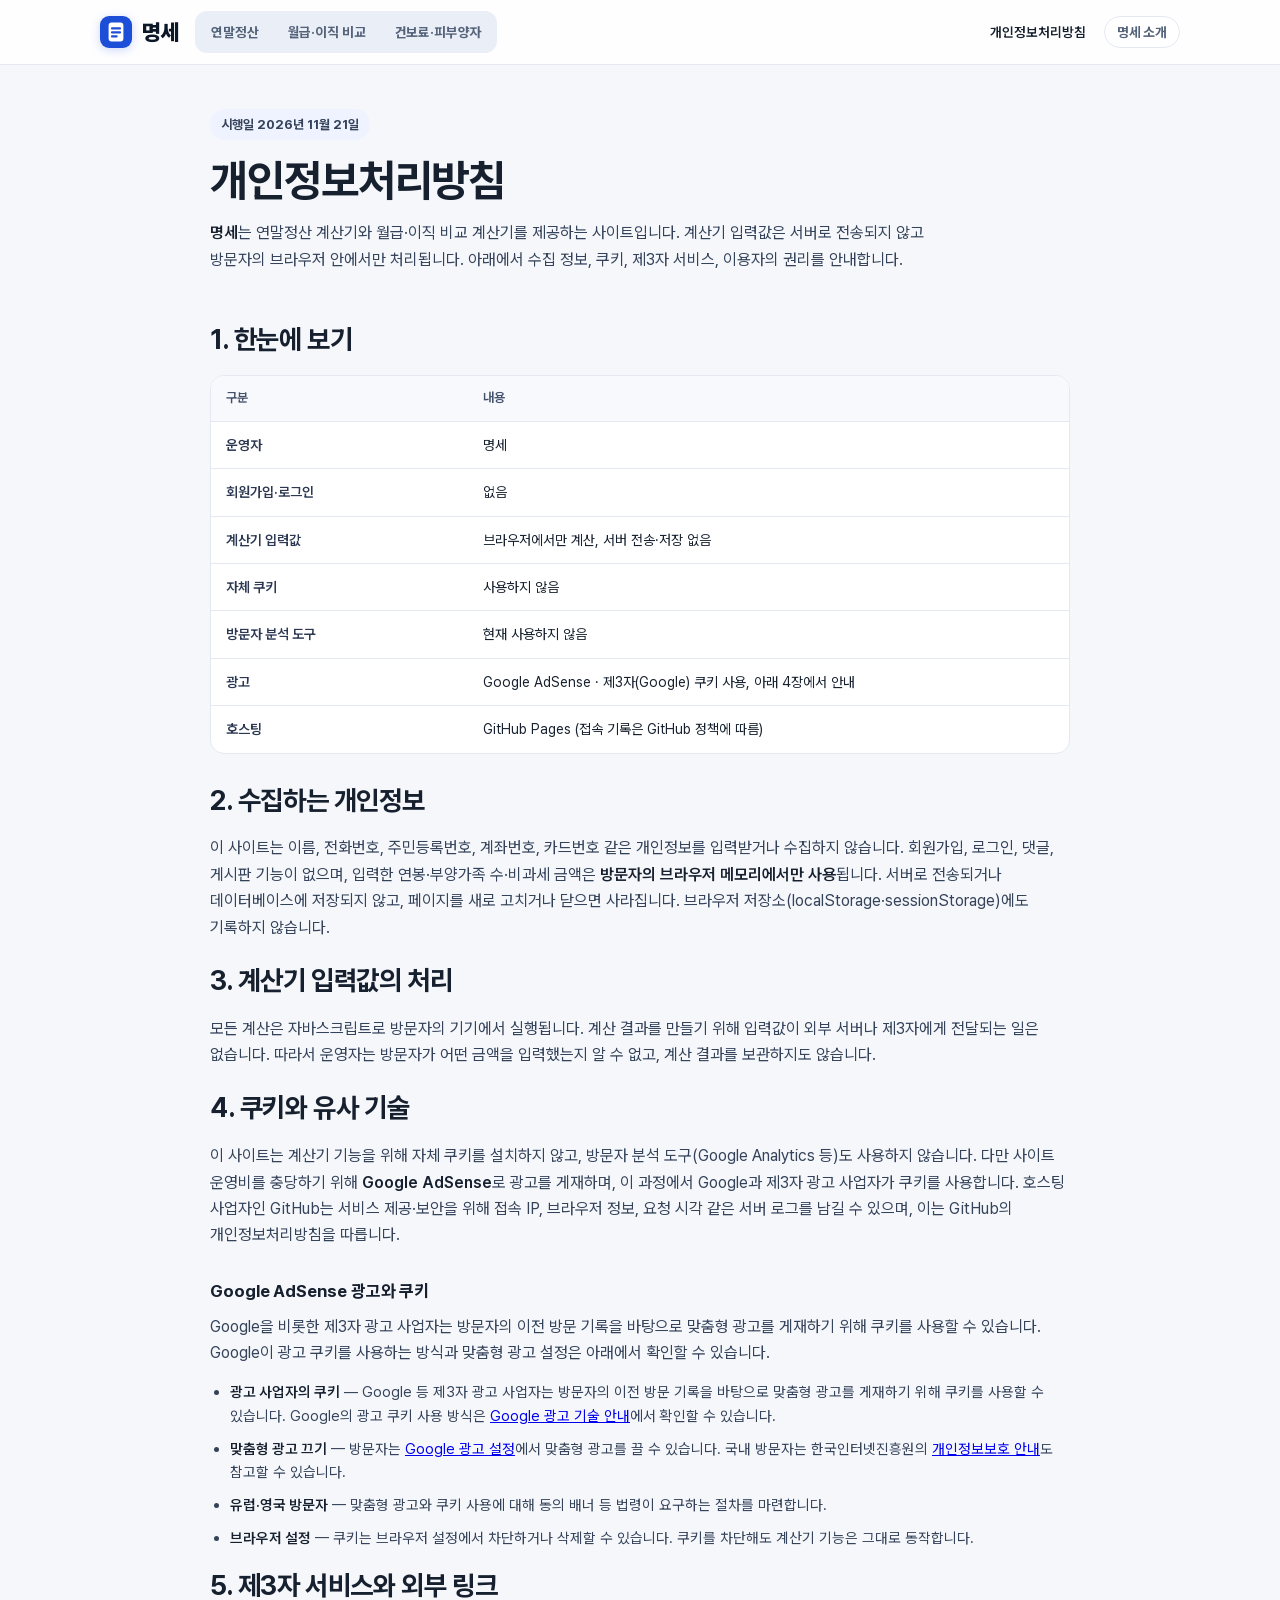
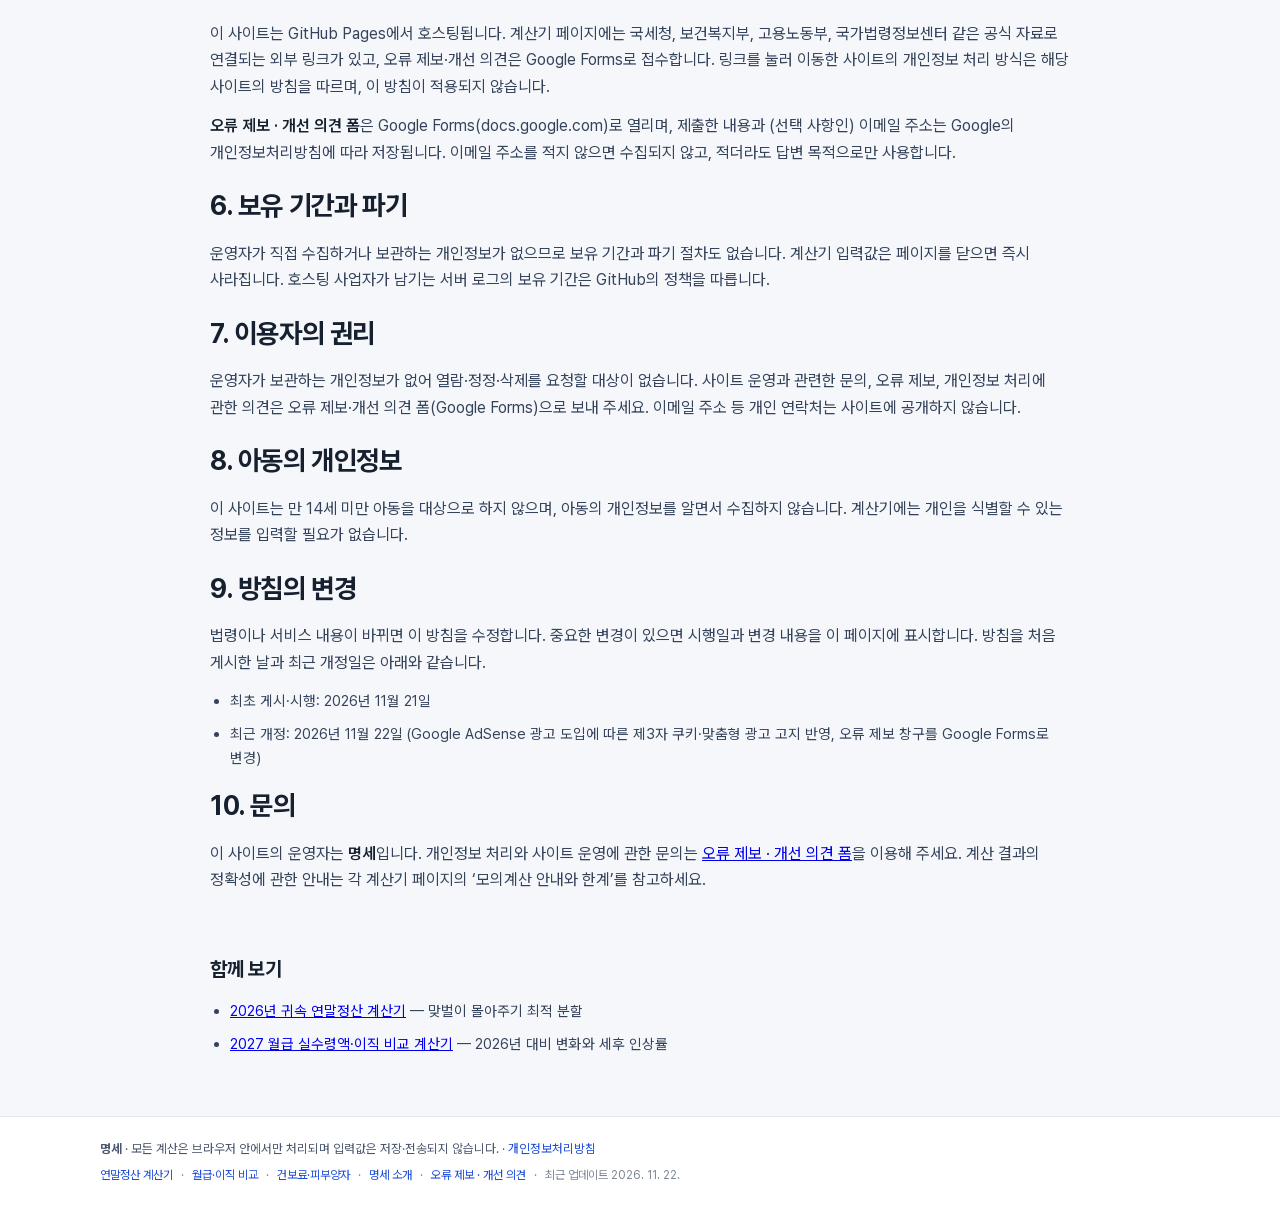
<file: privacy/index.html>
<!DOCTYPE html>
<html lang="ko">
<head>
<meta charset="utf-8">
<meta name="viewport" content="width=device-width, initial-scale=1">
<title>개인정보처리방침 | 명세</title>
<meta name="description" content="명세(연말정산·월급 계산기)의 개인정보처리방침입니다. 계산기 입력값은 브라우저 안에서만 처리되고 저장·전송되지 않으며, 쿠키와 제3자 서비스 이용 현황을 안내합니다.">
<meta name="robots" content="index,follow">
<meta name="author" content="명세">
<meta name="theme-color" content="#1d4ed8">
<link rel="canonical" href="https://myeongse.kr/privacy/">
<meta property="og:type" content="website">
<meta property="og:locale" content="ko_KR">
<meta property="og:site_name" content="명세">
<meta property="og:title" content="개인정보처리방침 | 명세">
<meta property="og:description" content="계산기 입력값은 브라우저에서만 처리됩니다. 쿠키·제3자 서비스·이용자 권리 안내.">
<meta property="og:url" content="https://myeongse.kr/privacy/">
<meta property="og:image" content="https://myeongse.kr/og-image.png">
<meta property="og:image:width" content="1200">
<meta property="og:image:height" content="630">
<meta property="og:image:alt" content="명세 — 연말정산 · 월급 실수령 계산기">
<meta name="twitter:card" content="summary_large_image">
<meta name="twitter:title" content="개인정보처리방침 | 명세">
<meta name="twitter:description" content="계산기 입력값은 브라우저에서만 처리됩니다. 쿠키·제3자 서비스·이용자 권리 안내.">
<meta name="twitter:image" content="https://myeongse.kr/og-image.png">
<link rel="icon" type="image/svg+xml" href="data:image/svg+xml,<svg xmlns='http://www.w3.org/2000/svg' viewBox='0 0 32 32'><rect width='32' height='32' rx='9' fill='%231d4ed8'/><rect x='8.6' y='6.4' width='14.8' height='19.2' rx='3' fill='white'/><g stroke='%231d4ed8' stroke-width='2.2' stroke-linecap='round'><path d='M12 12.4h8'/><path d='M12 16.4h8'/><path d='M12 20.4h4.6'/></g></svg>">
<link rel="stylesheet" href="../styles.css">
<script type="application/ld+json">
{
  "@context": "https://schema.org",
  "@type": "WebPage",
  "name": "개인정보처리방침 | 명세",
  "url": "https://myeongse.kr/privacy/",
  "inLanguage": "ko-KR",
  "publisher": { "@type": "Organization", "name": "명세", "url": "https://myeongse.kr/" },
  "author": { "@type": "Organization", "name": "명세" }
}
</script>
<!-- Google AdSense -->
<script async src="https://pagead2.googlesyndication.com/pagead/js/adsbygoogle.js?client=ca-pub-6744466373036767" crossorigin="anonymous"></script>
</head>
<body>
<a class="skip" href="#policy">본문으로 바로 가기</a>

<header class="site-head">
  <div class="wrap head-inner">
    <div class="head-left">
      <a class="brand" href="../" aria-label="명세 홈">
        <span class="brand-mark" aria-hidden="true">
          <svg viewBox="0 0 32 32" focusable="false" aria-hidden="true"><rect width="32" height="32" rx="9" fill="currentColor"/><rect x="8.6" y="6.4" width="14.8" height="19.2" rx="3" fill="#fff"/><g stroke="currentColor" stroke-width="2.2" stroke-linecap="round"><path d="M12 12.4h8"/><path d="M12 16.4h8"/><path d="M12 20.4h4.6"/></g></svg>
        </span>
        <span class="brand-text">명세</span>
      </a>
      <nav class="calc-switch" aria-label="계산기 선택">
        <a class="calc-tab" href="../">연말정산</a>
        <a class="calc-tab" href="../salary/"><span class="tab-full">월급·이직 비교</span><span class="tab-short">월급</span></a>
        <a class="calc-tab" href="../health/"><span class="tab-full">건보료·피부양자</span><span class="tab-short">건보료</span></a>
      </nav>
    </div>
    <div class="head-right">
      <nav class="head-nav" aria-label="페이지 내 메뉴">
        <a href="./" aria-current="page">개인정보처리방침</a>
      </nav>
      <a class="head-about" href="../about/">명세 소개</a>
    </div>
  </div>
</header>

<main>
  <section class="wrap prose policy-head">
    <p class="eyebrow">시행일 2026년 11월 21일</p>
    <h1>개인정보처리방침</h1>
    <p class="lede">
      <strong>명세</strong>는 연말정산 계산기와 월급·이직 비교 계산기를 제공하는 사이트입니다.
      계산기 입력값은 서버로 전송되지 않고 방문자의 브라우저 안에서만 처리됩니다.
      아래에서 수집 정보, 쿠키, 제3자 서비스, 이용자의 권리를 안내합니다.
    </p>
  </section>

  <section id="policy" class="wrap prose">
    <h2>1. 한눈에 보기</h2>
    <div class="table-wrap">
      <table>
        <caption class="sr-only">개인정보 처리 요약</caption>
        <thead><tr><th scope="col">구분</th><th scope="col">내용</th></tr></thead>
        <tbody>
          <tr><th scope="row">운영자</th><td data-label="내용">명세</td></tr>
          <tr><th scope="row">회원가입·로그인</th><td data-label="내용">없음</td></tr>
          <tr><th scope="row">계산기 입력값</th><td data-label="내용">브라우저에서만 계산, 서버 전송·저장 없음</td></tr>
          <tr><th scope="row">자체 쿠키</th><td data-label="내용">사용하지 않음</td></tr>
          <tr><th scope="row">방문자 분석 도구</th><td data-label="내용">현재 사용하지 않음</td></tr>
          <tr><th scope="row">광고</th><td data-label="내용">Google AdSense · 제3자(Google) 쿠키 사용, 아래 4장에서 안내</td></tr>
          <tr><th scope="row">호스팅</th><td data-label="내용">GitHub Pages (접속 기록은 GitHub 정책에 따름)</td></tr>
        </tbody>
      </table>
    </div>

    <h2>2. 수집하는 개인정보</h2>
    <p>
      이 사이트는 이름, 전화번호, 주민등록번호, 계좌번호, 카드번호 같은 개인정보를 입력받거나 수집하지 않습니다.
      회원가입, 로그인, 댓글, 게시판 기능이 없으며, 입력한 연봉·부양가족 수·비과세 금액은
      <strong>방문자의 브라우저 메모리에서만 사용</strong>됩니다. 서버로 전송되거나 데이터베이스에 저장되지 않고,
      페이지를 새로 고치거나 닫으면 사라집니다. 브라우저 저장소(localStorage·sessionStorage)에도 기록하지 않습니다.
    </p>

    <h2>3. 계산기 입력값의 처리</h2>
    <p>
      모든 계산은 자바스크립트로 방문자의 기기에서 실행됩니다. 계산 결과를 만들기 위해 입력값이 외부 서버나
      제3자에게 전달되는 일은 없습니다. 따라서 운영자는 방문자가 어떤 금액을 입력했는지 알 수 없고,
      계산 결과를 보관하지도 않습니다.
    </p>

    <h2>4. 쿠키와 유사 기술</h2>
    <p>
      이 사이트는 계산기 기능을 위해 자체 쿠키를 설치하지 않고, 방문자 분석 도구(Google Analytics 등)도
      사용하지 않습니다. 다만 사이트 운영비를 충당하기 위해 <strong>Google AdSense</strong>로 광고를 게재하며,
      이 과정에서 Google과 제3자 광고 사업자가 쿠키를 사용합니다. 호스팅 사업자인 GitHub는 서비스 제공·보안을
      위해 접속 IP, 브라우저 정보, 요청 시각 같은 서버 로그를 남길 수 있으며, 이는 GitHub의 개인정보처리방침을 따릅니다.
    </p>
    <h3>Google AdSense 광고와 쿠키</h3>
    <p>
      Google을 비롯한 제3자 광고 사업자는 방문자의 이전 방문 기록을 바탕으로 맞춤형 광고를 게재하기 위해
      쿠키를 사용할 수 있습니다. Google이 광고 쿠키를 사용하는 방식과 맞춤형 광고 설정은 아래에서 확인할 수 있습니다.
    </p>
    <ul class="checklist">
      <li><strong>광고 사업자의 쿠키</strong> — Google 등 제3자 광고 사업자는 방문자의 이전 방문 기록을 바탕으로 맞춤형 광고를 게재하기 위해 쿠키를 사용할 수 있습니다. Google의 광고 쿠키 사용 방식은 <a href="https://policies.google.com/technologies/ads?hl=ko" target="_blank" rel="noopener nofollow">Google 광고 기술 안내</a>에서 확인할 수 있습니다.</li>
      <li><strong>맞춤형 광고 끄기</strong> — 방문자는 <a href="https://adssettings.google.com/" target="_blank" rel="noopener nofollow">Google 광고 설정</a>에서 맞춤형 광고를 끌 수 있습니다. 국내 방문자는 한국인터넷진흥원의 <a href="https://www.kisa.or.kr/" target="_blank" rel="noopener nofollow">개인정보보호 안내</a>도 참고할 수 있습니다.</li>
      <li><strong>유럽·영국 방문자</strong> — 맞춤형 광고와 쿠키 사용에 대해 동의 배너 등 법령이 요구하는 절차를 마련합니다.</li>
      <li><strong>브라우저 설정</strong> — 쿠키는 브라우저 설정에서 차단하거나 삭제할 수 있습니다. 쿠키를 차단해도 계산기 기능은 그대로 동작합니다.</li>
    </ul>

    <h2>5. 제3자 서비스와 외부 링크</h2>
    <p>
      이 사이트는 GitHub Pages에서 호스팅됩니다. 계산기 페이지에는 국세청, 보건복지부, 고용노동부,
      국가법령정보센터 같은 공식 자료로 연결되는 외부 링크가 있고, 오류 제보·개선 의견은 Google Forms로 접수합니다.
      링크를 눌러 이동한 사이트의 개인정보 처리 방식은 해당 사이트의 방침을 따르며, 이 방침이 적용되지 않습니다.
    </p>
    <p>
      <strong>오류 제보 · 개선 의견 폼</strong>은 Google Forms(docs.google.com)로 열리며, 제출한 내용과 (선택 사항인) 이메일 주소는
      Google의 개인정보처리방침에 따라 저장됩니다. 이메일 주소를 적지 않으면 수집되지 않고, 적더라도 답변 목적으로만 사용합니다.
    </p>

    <h2>6. 보유 기간과 파기</h2>
    <p>
      운영자가 직접 수집하거나 보관하는 개인정보가 없으므로 보유 기간과 파기 절차도 없습니다.
      계산기 입력값은 페이지를 닫으면 즉시 사라집니다. 호스팅 사업자가 남기는 서버 로그의 보유 기간은
      GitHub의 정책을 따릅니다.
    </p>

    <h2>7. 이용자의 권리</h2>
    <p>
      운영자가 보관하는 개인정보가 없어 열람·정정·삭제를 요청할 대상이 없습니다.
      사이트 운영과 관련한 문의, 오류 제보, 개인정보 처리에 관한 의견은 오류 제보·개선 의견 폼(Google Forms)으로 보내 주세요.
      이메일 주소 등 개인 연락처는 사이트에 공개하지 않습니다.
    </p>

    <h2>8. 아동의 개인정보</h2>
    <p>
      이 사이트는 만 14세 미만 아동을 대상으로 하지 않으며, 아동의 개인정보를 알면서 수집하지 않습니다.
      계산기에는 개인을 식별할 수 있는 정보를 입력할 필요가 없습니다.
    </p>

    <h2>9. 방침의 변경</h2>
    <p>
      법령이나 서비스 내용이 바뀌면 이 방침을 수정합니다. 중요한 변경이 있으면 시행일과 변경 내용을
      이 페이지에 표시합니다. 방침을 처음 게시한 날과 최근 개정일은 아래와 같습니다.
    </p>
    <ul class="checklist">
      <li>최초 게시·시행: 2026년 11월 21일</li>
      <li>최근 개정: 2026년 11월 22일 (Google AdSense 광고 도입에 따른 제3자 쿠키·맞춤형 광고 고지 반영, 오류 제보 창구를 Google Forms로 변경)</li>
    </ul>

    <h2>10. 문의</h2>
    <p>
      이 사이트의 운영자는 <strong>명세</strong>입니다. 개인정보 처리와 사이트 운영에 관한 문의는
      <a href="https://docs.google.com/forms/d/e/1FAIpQLSdM2LkD_MTW02ze4NGLR78Rl7Qn0htY8W3W7yBpHonKxBE9bA/viewform" target="_blank" rel="noopener">오류 제보 · 개선 의견 폼</a>을 이용해 주세요.
      계산 결과의 정확성에 관한 안내는 각 계산기 페이지의 ‘모의계산 안내와 한계’를 참고하세요.
    </p>
  </section>

  <section class="wrap prose disclaimer">
    <h2>함께 보기</h2>
    <ul class="checklist">
      <li><a href="../">2026년 귀속 연말정산 계산기</a> — 맞벌이 몰아주기 최적 분할</li>
      <li><a href="../salary/">2027 월급 실수령액·이직 비교 계산기</a> — 2026년 대비 변화와 세후 인상률</li>
    </ul>
  </section>
</main>

<footer class="site-foot">
  <div class="wrap">
    <p class="foot-note"><strong>명세</strong> · 모든 계산은 브라우저 안에서만 처리되며 입력값은 저장·전송되지 않습니다. · <a href="./">개인정보처리방침</a></p>
    <p class="foot-links"><a href="../">연말정산 계산기</a><span>·</span><a href="../salary/">월급·이직 비교</a><span>·</span><a href="../health/">건보료·피부양자</a><span>·</span><a href="../about/">명세 소개</a><span>·</span><a href="https://docs.google.com/forms/d/e/1FAIpQLSdM2LkD_MTW02ze4NGLR78Rl7Qn0htY8W3W7yBpHonKxBE9bA/viewform" target="_blank" rel="noopener">오류 제보 · 개선 의견</a><span>·</span>최근 업데이트 2026. 11. 22.</p>
  </div>
</footer>
</body>
</html>
</file>
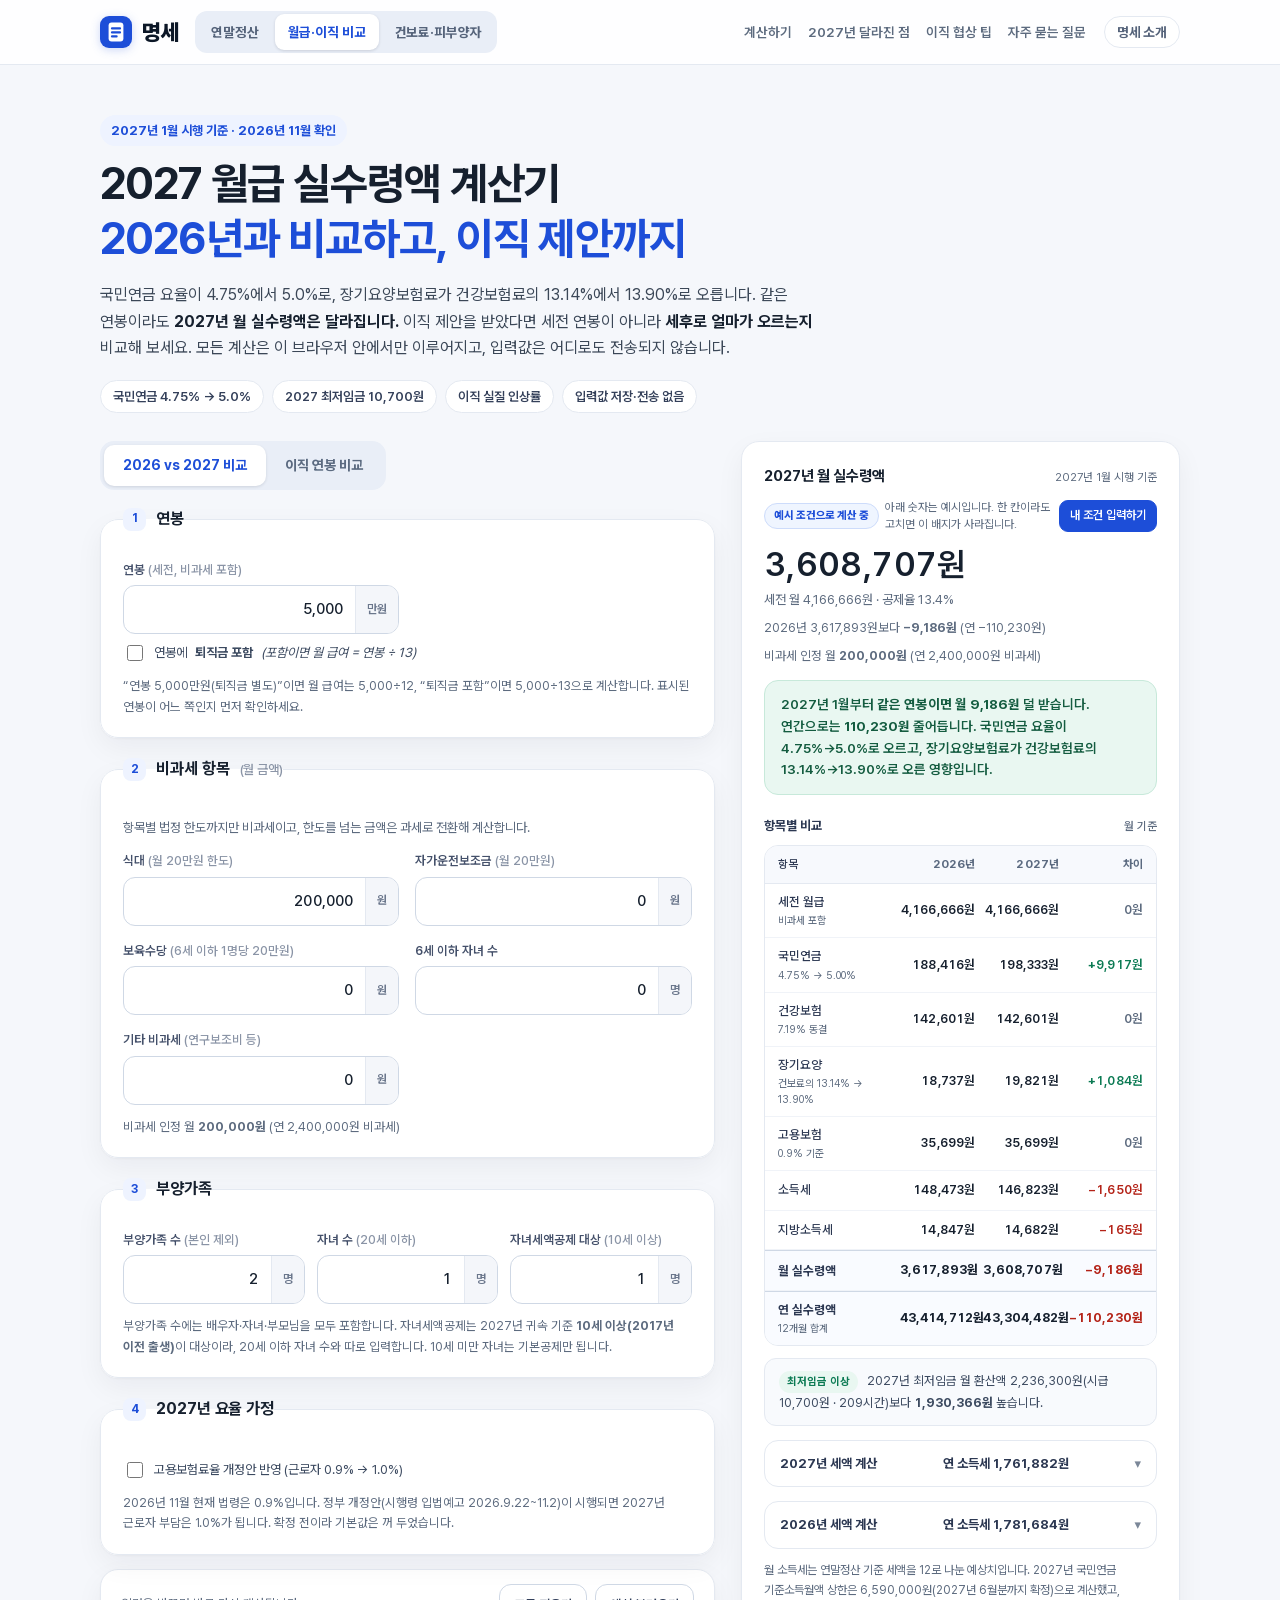
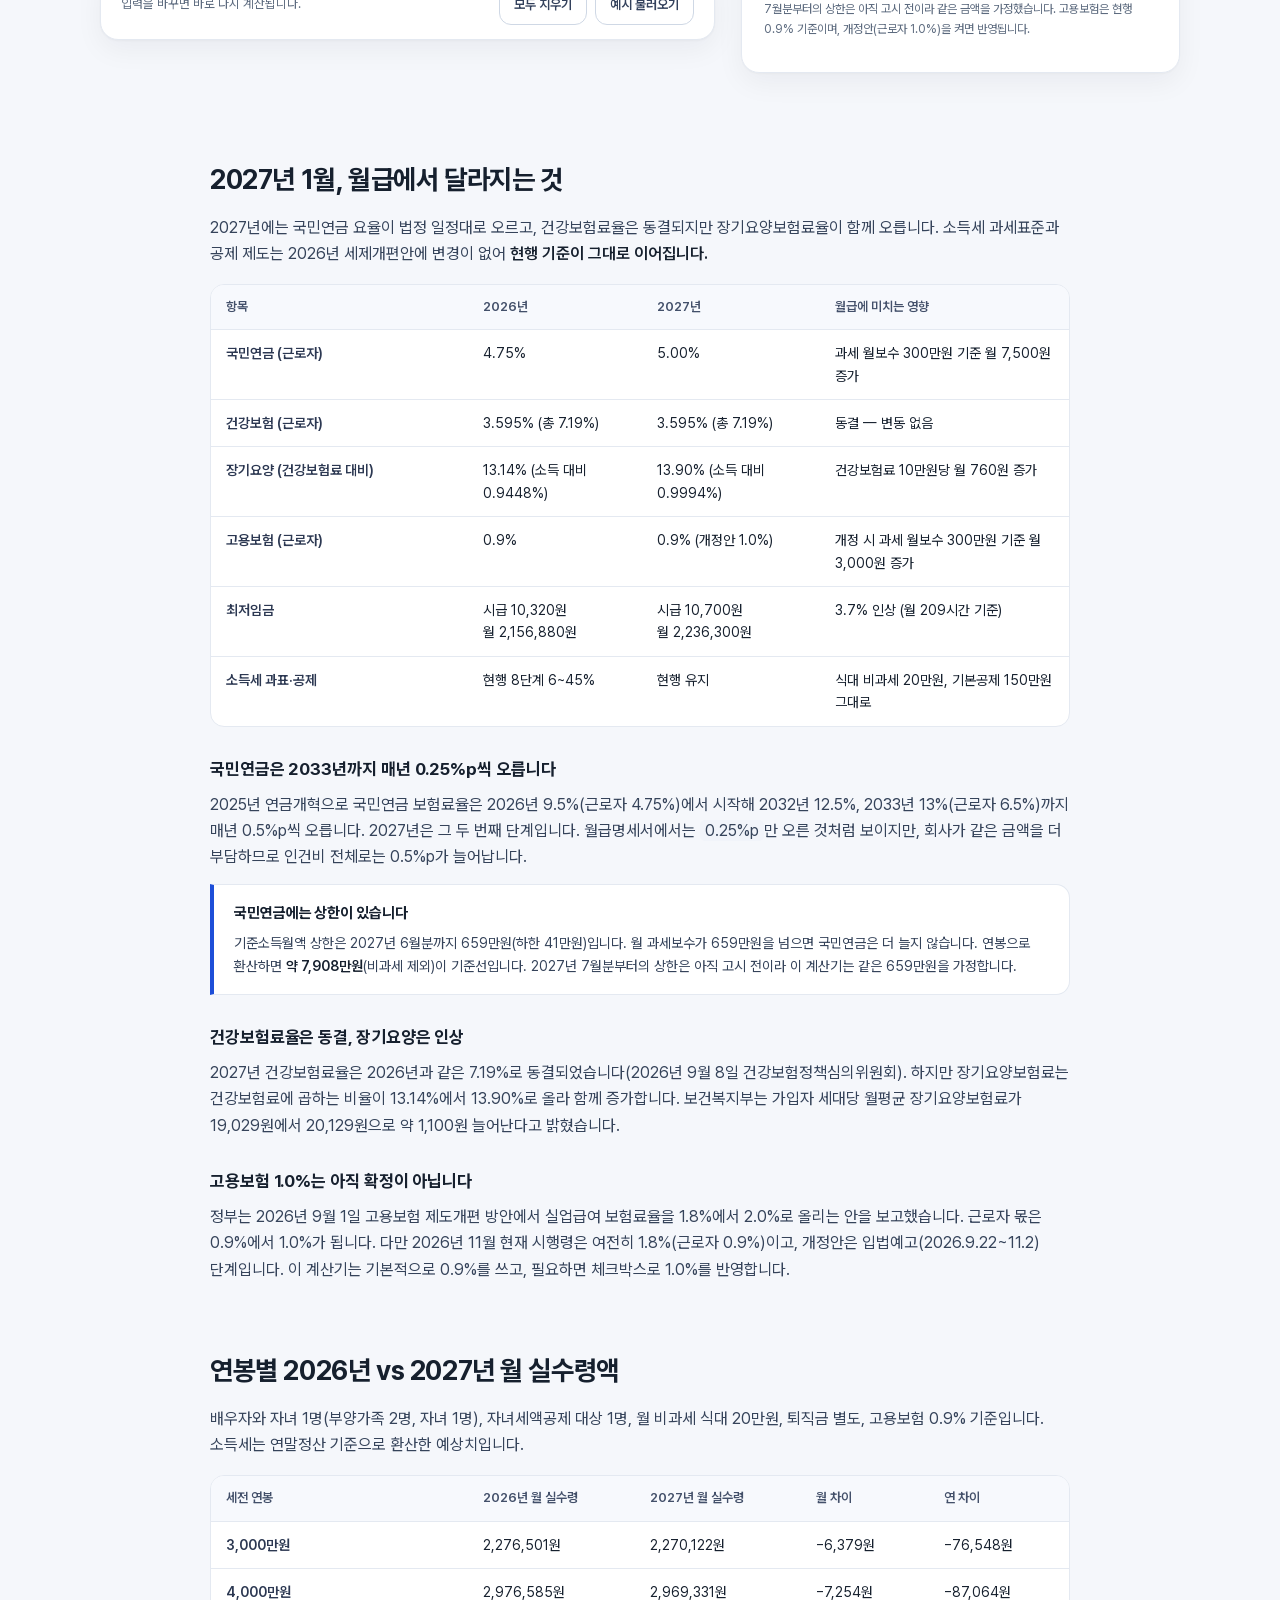
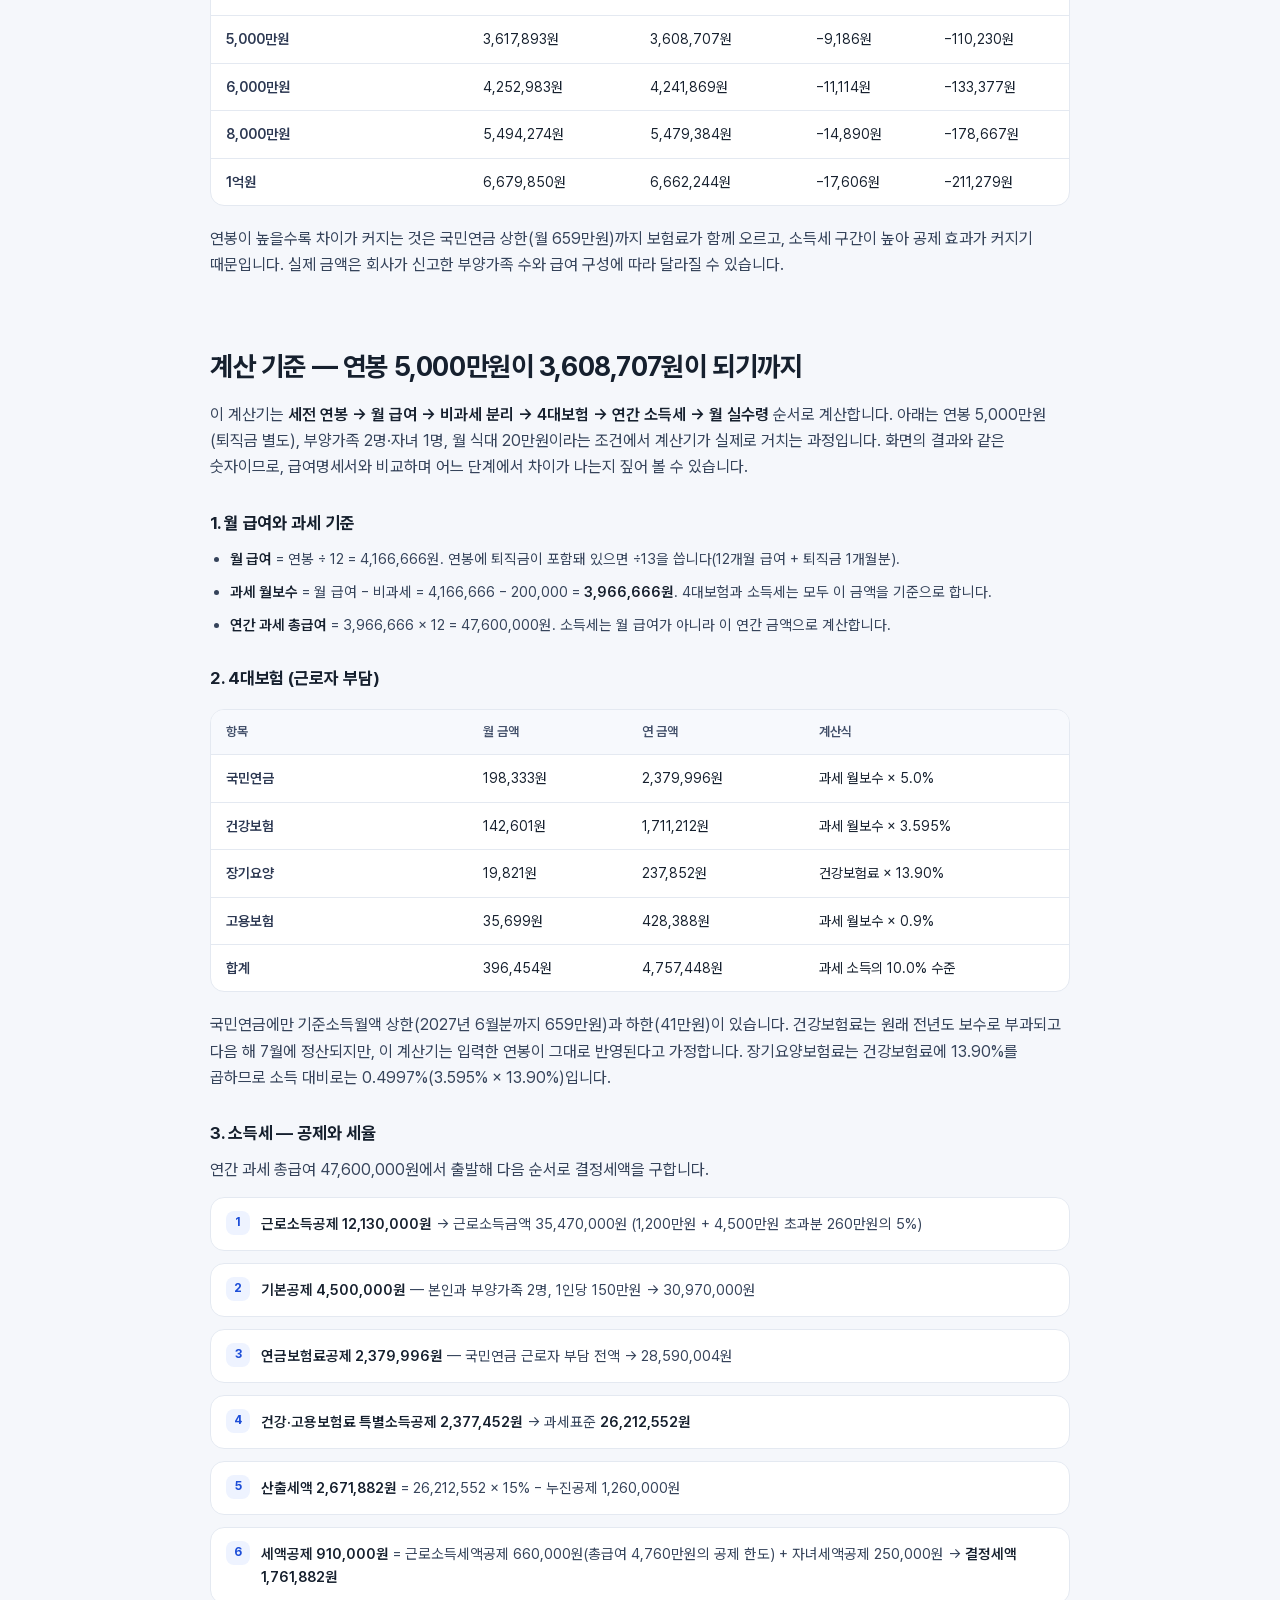
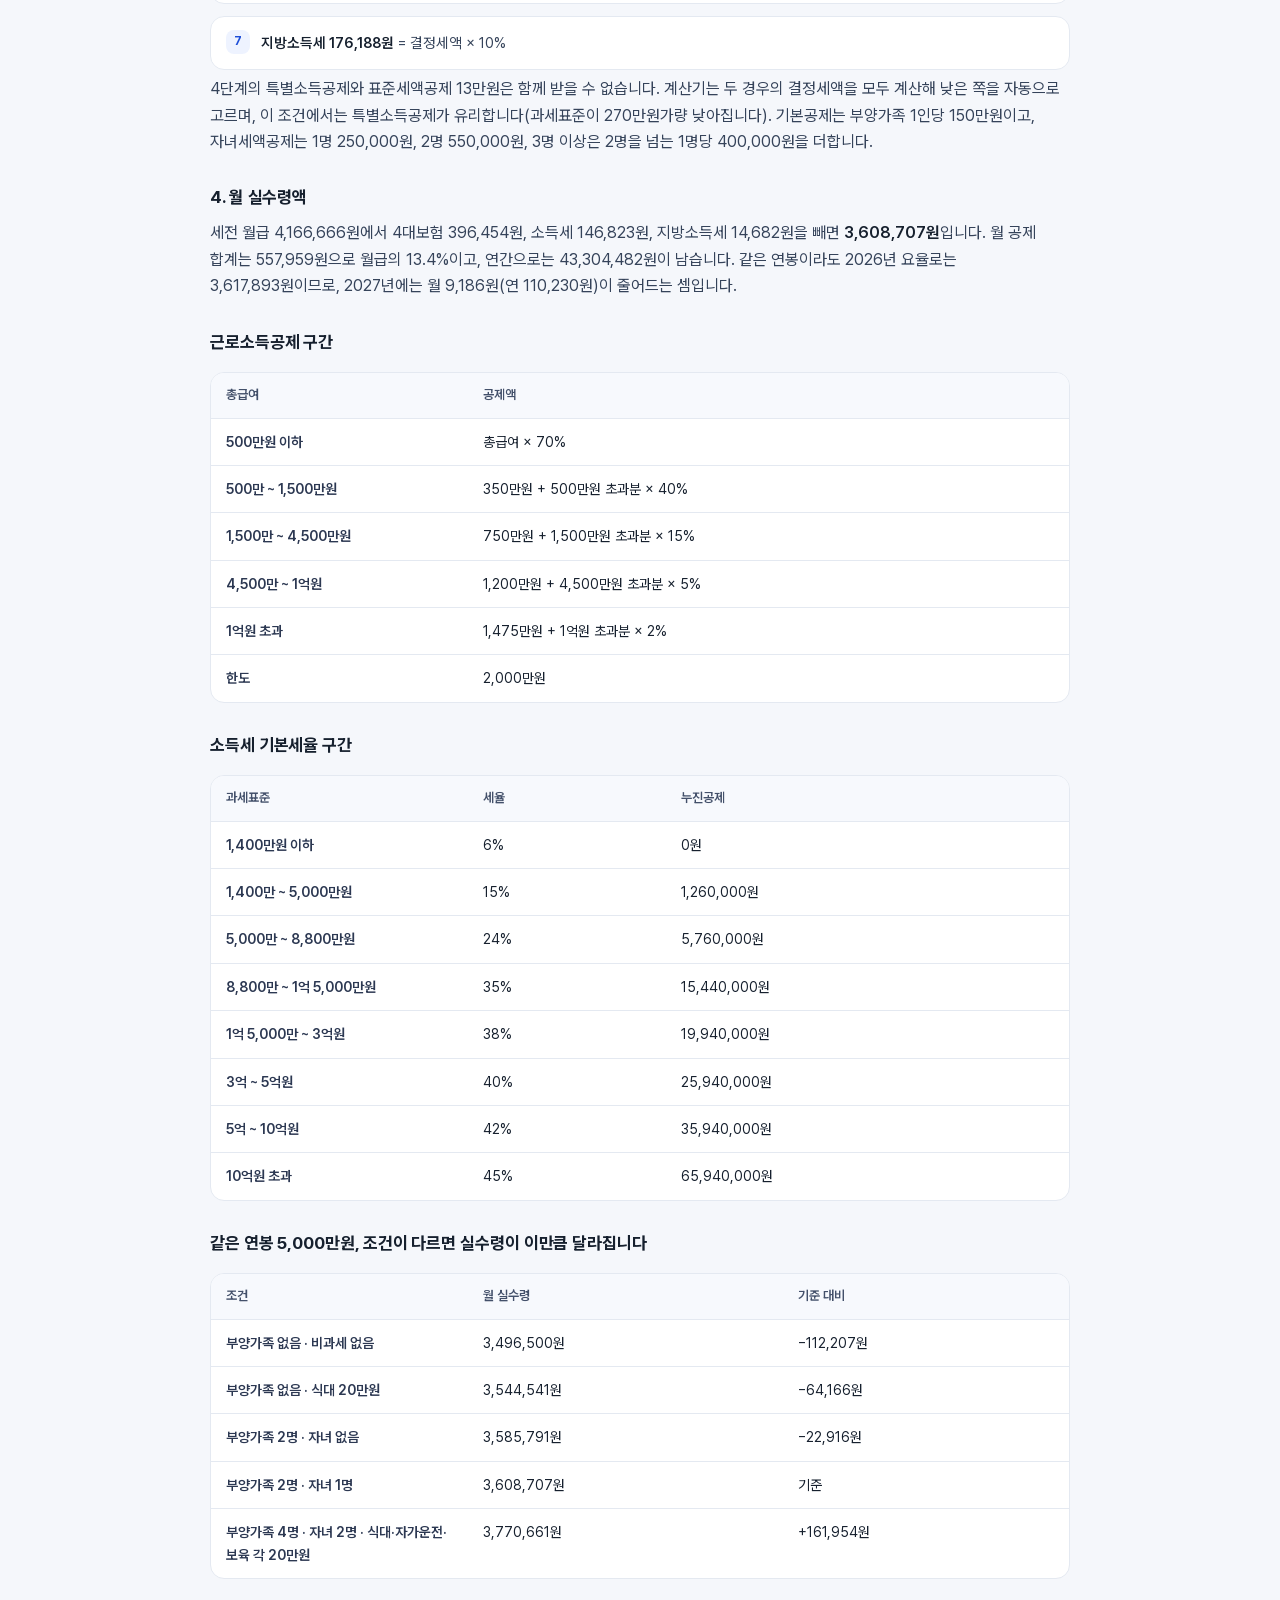
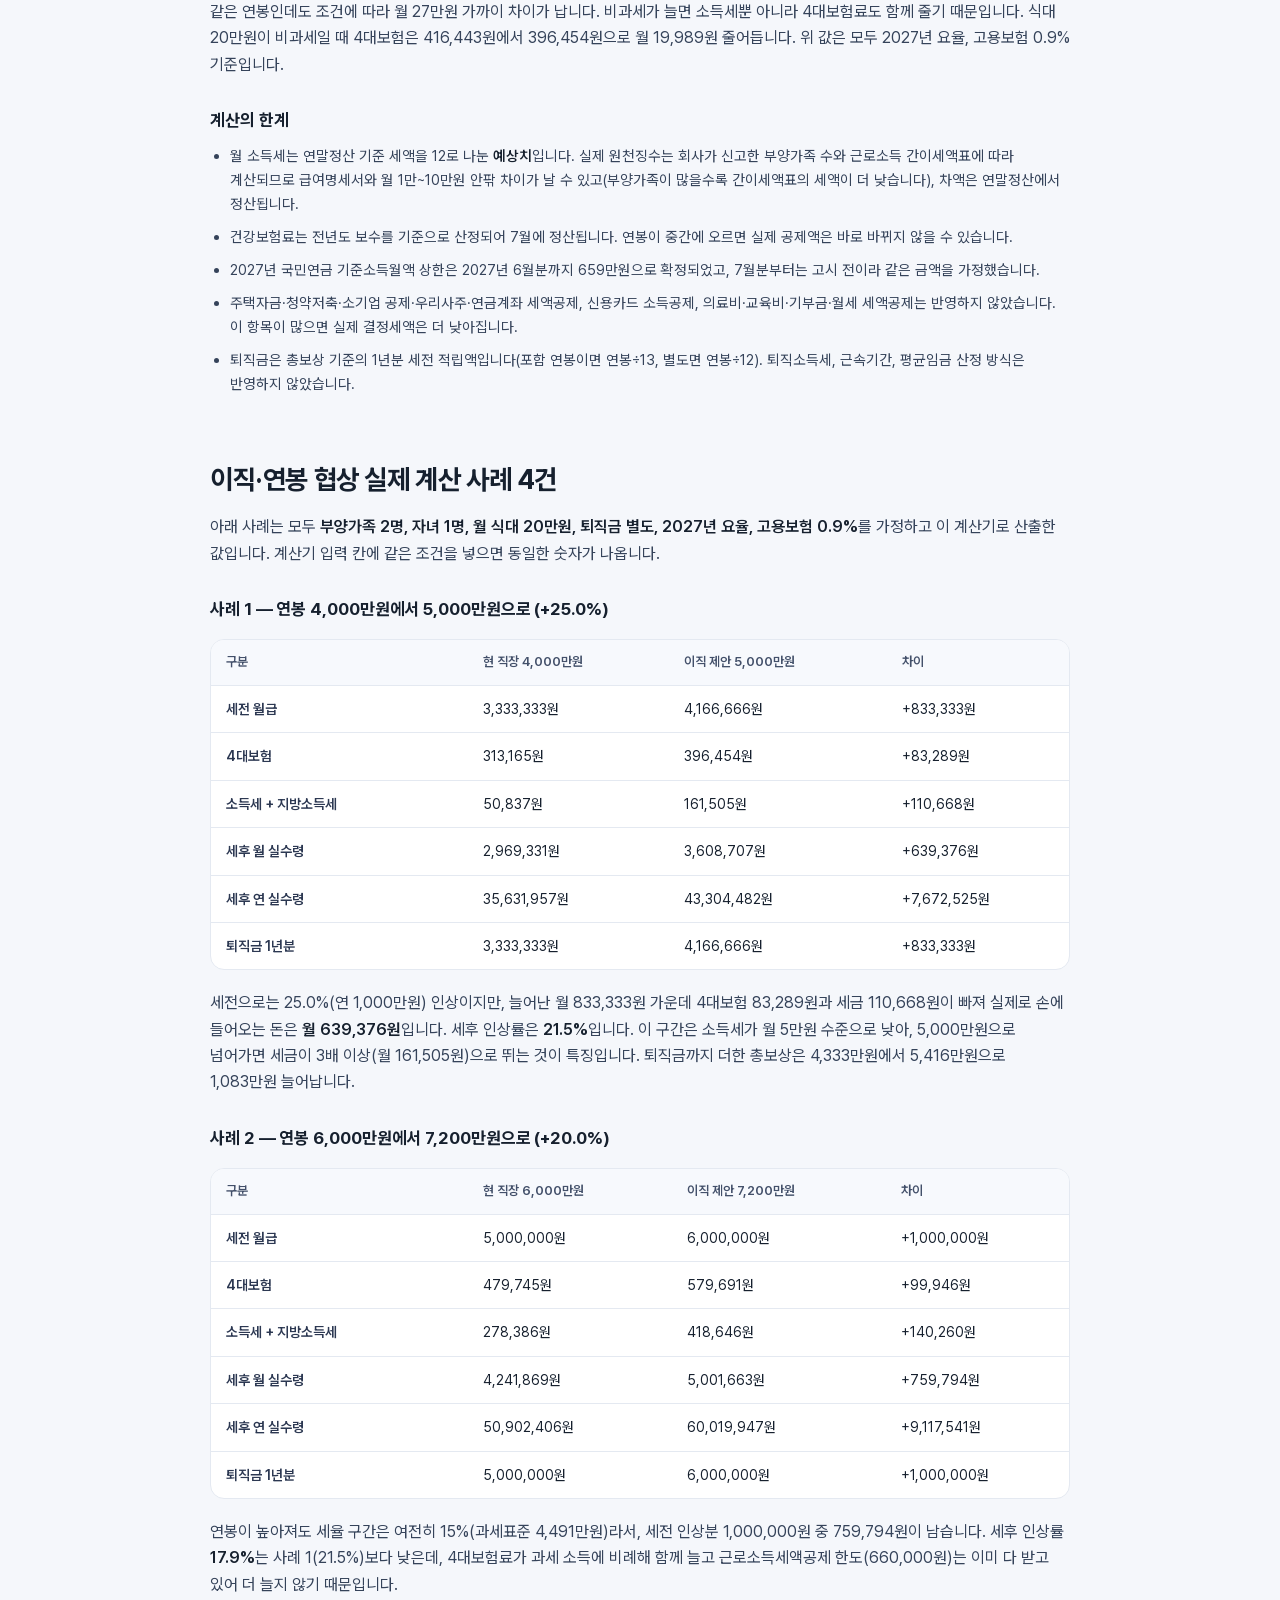
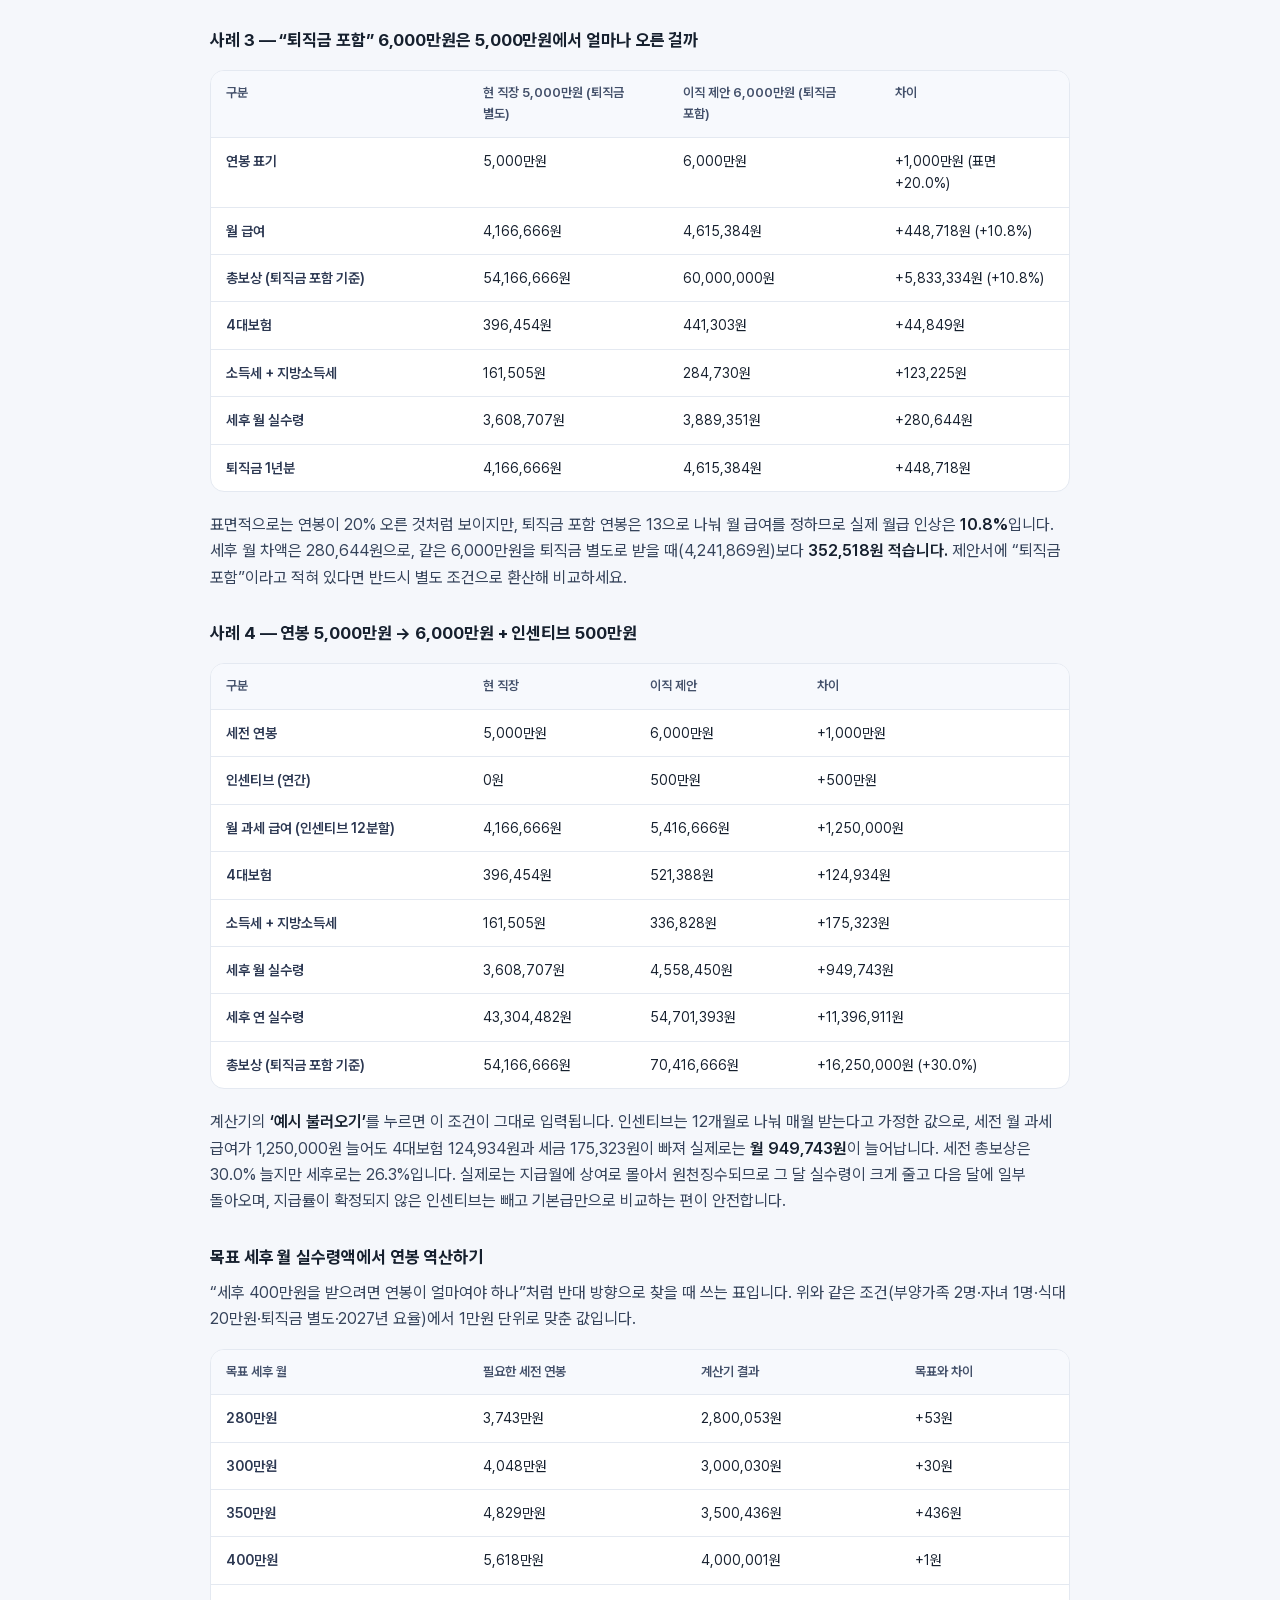
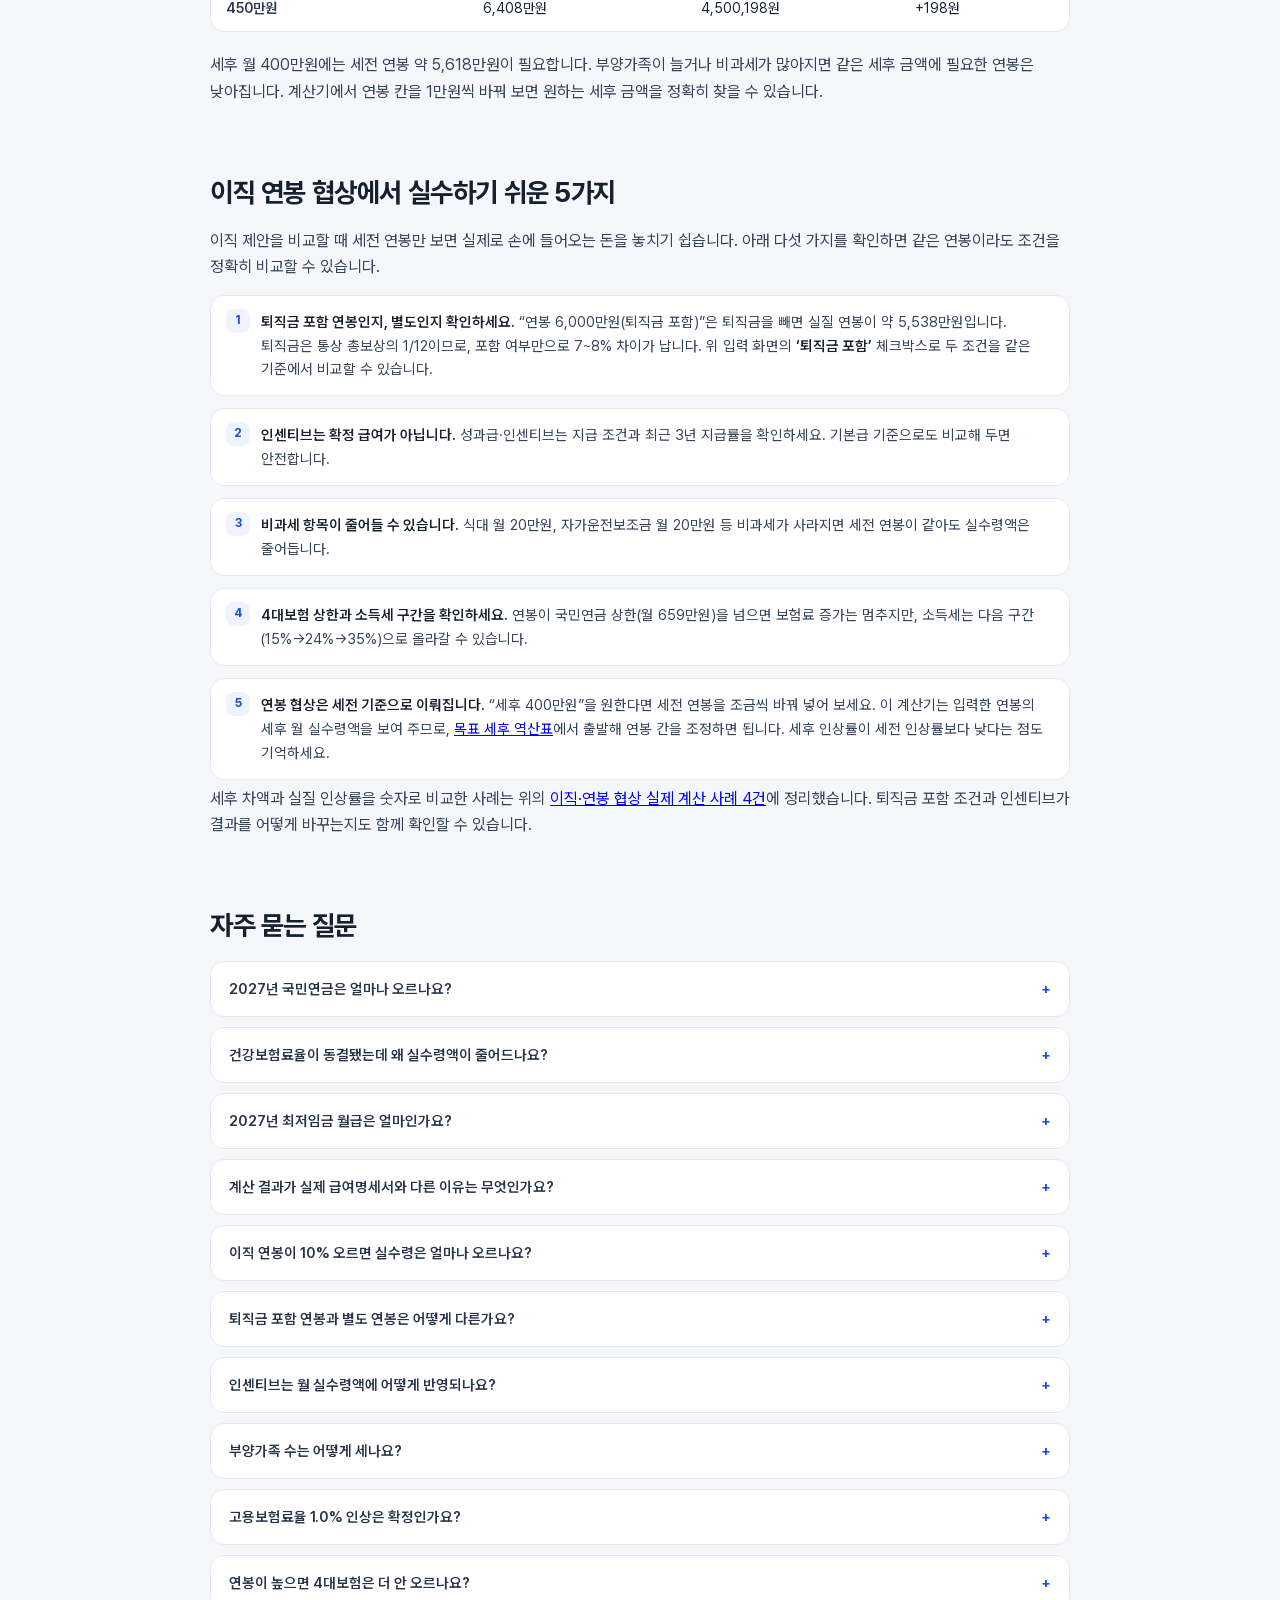
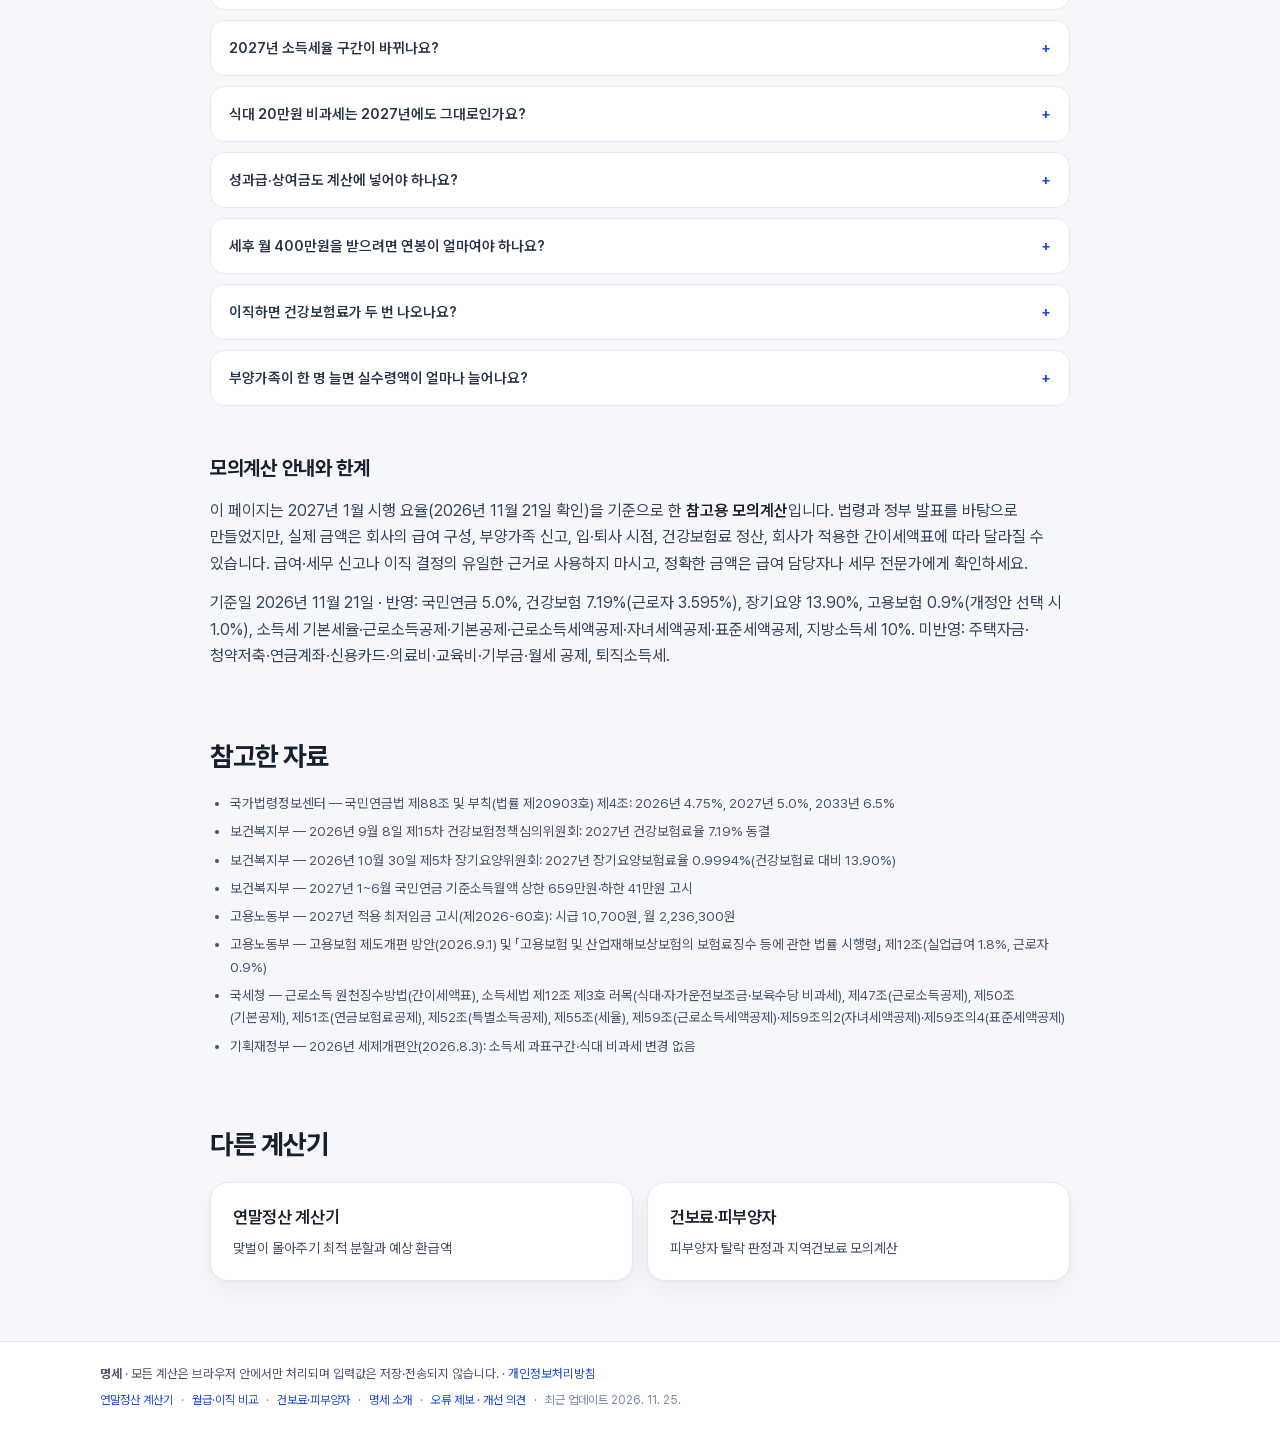
<file: salary/index.html>
<!DOCTYPE html>
<html lang="ko">
<head>
<meta charset="utf-8">
<meta name="viewport" content="width=device-width, initial-scale=1">
<title>명세 — 2027 월급 실수령액 계산기 | 2026년 비교·이직 연봉 세후 비교</title>
<meta name="description" content="2027년 국민연금 5.0%와 장기요양 13.90%를 반영한 월 실수령액을 2026년과 비교합니다. 연봉별 실수령 표, 이직 사례 4건, 세후 400만원 연봉 역산, 퇴직금 포함 여부까지 한 번에 확인하세요.">
<meta name="keywords" content="2027 월급 실수령액, 연봉 실수령액 계산기, 2027 국민연금 5%, 4대보험 요율 2027, 이직 연봉 비교, 세후 연봉, 실질 인상률, 퇴직금 계산, 최저임금 10700원">
<meta name="robots" content="index,follow,max-image-preview:large">
<meta name="author" content="명세">
<meta name="theme-color" content="#1d4ed8">
<link rel="canonical" href="https://myeongse.kr/salary/">
<meta property="og:type" content="website">
<meta property="og:locale" content="ko_KR">
<meta property="og:site_name" content="명세">
<meta property="og:title" content="명세 — 2027 월급 실수령액 계산기 | 2026년 비교·이직 세후 비교">
<meta property="og:description" content="국민연금 4.75%→5.0%, 장기요양 13.14%→13.90%. 2027년 월 실수령액 변화와 이직 제안의 세후 인상률을 계산합니다.">
<meta property="og:url" content="https://myeongse.kr/salary/">
<meta property="og:image" content="https://myeongse.kr/og-image.png">
<meta property="og:image:width" content="1200">
<meta property="og:image:height" content="630">
<meta property="og:image:alt" content="명세 — 연말정산 · 월급 실수령 계산기">
<meta name="twitter:card" content="summary_large_image">
<meta name="twitter:title" content="명세 — 2027 월급 실수령액 계산기 | 2026년 비교">
<meta name="twitter:description" content="2027년 4대보험 인상으로 월급이 얼마나 달라지는지, 이직하면 세후로 얼마나 오르는지 계산합니다.">
<meta name="twitter:image" content="https://myeongse.kr/og-image.png">
<link rel="icon" type="image/svg+xml" href="data:image/svg+xml,<svg xmlns='http://www.w3.org/2000/svg' viewBox='0 0 32 32'><rect width='32' height='32' rx='9' fill='%231d4ed8'/><rect x='8.6' y='6.4' width='14.8' height='19.2' rx='3' fill='white'/><g stroke='%231d4ed8' stroke-width='2.2' stroke-linecap='round'><path d='M12 12.4h8'/><path d='M12 16.4h8'/><path d='M12 20.4h4.6'/></g></svg>">
<link rel="stylesheet" href="../styles.css">
<link rel="stylesheet" href="salary.css">
<!-- Google AdSense -->
<script async src="https://pagead2.googlesyndication.com/pagead/js/adsbygoogle.js?client=ca-pub-6744466373036767" crossorigin="anonymous"></script>
</head>
<body>
<a class="skip" href="#calc">계산기로 바로 가기</a>

<header class="site-head">
  <div class="wrap head-inner">
    <div class="head-left">
      <a class="brand" href="../" aria-label="명세 홈">
        <span class="brand-mark" aria-hidden="true">
          <svg viewBox="0 0 32 32" focusable="false" aria-hidden="true"><rect width="32" height="32" rx="9" fill="currentColor"/><rect x="8.6" y="6.4" width="14.8" height="19.2" rx="3" fill="#fff"/><g stroke="currentColor" stroke-width="2.2" stroke-linecap="round"><path d="M12 12.4h8"/><path d="M12 16.4h8"/><path d="M12 20.4h4.6"/></g></svg>
        </span>
        <span class="brand-text">명세</span>
      </a>
      <nav class="calc-switch" aria-label="계산기 선택">
        <a class="calc-tab" href="../">연말정산</a>
        <a class="calc-tab is-active" href="./" aria-current="page"><span class="tab-full">월급·이직 비교</span><span class="tab-short">월급</span></a>
        <a class="calc-tab" href="../health/"><span class="tab-full">건보료·피부양자</span><span class="tab-short">건보료</span></a>
      </nav>
    </div>
    <div class="head-right">
      <nav class="head-nav" aria-label="페이지 내 메뉴">
        <a href="#calc">계산하기</a>
        <a href="#changes">2027년 달라진 점</a>
        <a href="#tips">이직 협상 팁</a>
        <a href="#faq">자주 묻는 질문</a>
      </nav>
      <a class="head-about" href="../about/">명세 소개</a>
    </div>
  </div>
</header>

<main>
  <section class="hero wrap">
    <p class="eyebrow">2027년 1월 시행 기준 · 2026년 11월 확인</p>
    <h1>2027 월급 실수령액 계산기<br><span class="h1-sub">2026년과 비교하고, 이직 제안까지</span></h1>
    <p class="lede">
      국민연금 요율이 4.75%에서 5.0%로, 장기요양보험료가 건강보험료의 13.14%에서 13.90%로 오릅니다.
      같은 연봉이라도 <strong>2027년 월 실수령액은 달라집니다.</strong>
      이직 제안을 받았다면 세전 연봉이 아니라 <strong>세후로 얼마가 오르는지</strong> 비교해 보세요.
      모든 계산은 이 브라우저 안에서만 이루어지고, 입력값은 어디로도 전송되지 않습니다.
    </p>
    <ul class="hero-badges">
      <li>국민연금 4.75% → 5.0%</li>
      <li>2027 최저임금 10,700원</li>
      <li>이직 실질 인상률</li>
      <li>입력값 저장·전송 없음</li>
    </ul>
  </section>

  <nav class="mobile-toc" aria-label="페이지 목차">
    <a href="#calc">계산기</a>
    <a href="#changes">2027년 변화</a>
    <a href="#basis">계산 기준</a>
    <a href="#cases">이직 사례</a>
    <a href="#tips">협상 팁</a>
    <a href="#faq">자주 묻는 질문</a>
  </nav>

  <section id="calc" class="wrap calc-wrap" aria-label="월급·이직 계산기">
    <div class="calc-main">

      <div class="mode-tabs" role="tablist" aria-label="계산 모드">
        <button type="button" id="tabCompare" class="mode-tab is-active" role="tab" aria-selected="true" aria-controls="formCompare">2026 vs 2027 비교</button>
        <button type="button" id="tabOffer" class="mode-tab" role="tab" aria-selected="false" aria-controls="formOffer">이직 연봉 비교</button>
      </div>

      <!-- 모드 1: 2026 vs 2027 -->
      <div id="formCompare">
        <div class="form">
          <fieldset class="card">
            <legend class="card-title"><span class="step">1</span> 연봉</legend>
            <div class="grid-2">
              <label class="field">
                <span class="field-label">연봉 <em>(세전, 비과세 포함)</em></span>
                <span class="input-wrap"><input id="salaryInput" type="text" inputmode="numeric" value="5,000" aria-describedby="salaryHelp"><span class="unit">만원</span></span>
              </label>
            </div>
            <label class="check"><input type="checkbox" id="sevIncludedA"> 연봉에 <strong>퇴직금 포함</strong> <em>(포함이면 월 급여 = 연봉 ÷ 13)</em></label>
            <p class="hint" id="salaryHelp">“연봉 5,000만원(퇴직금 별도)”이면 월 급여는 5,000÷12, “퇴직금 포함”이면 5,000÷13으로 계산합니다. 표시된 연봉이 어느 쪽인지 먼저 확인하세요.</p>
          </fieldset>

          <fieldset class="card">
            <legend class="card-title"><span class="step">2</span> 비과세 항목 <em class="title-em">(월 금액)</em></legend>
            <p class="card-help">항목별 법정 한도까지만 비과세이고, 한도를 넘는 금액은 과세로 전환해 계산합니다.</p>
            <div class="grid-2">
              <label class="field"><span class="field-label">식대 <em>(월 20만원 한도)</em></span><span class="input-wrap"><input id="ntMealA" type="text" inputmode="numeric" value="200,000"><span class="unit">원</span></span></label>
              <label class="field"><span class="field-label">자가운전보조금 <em>(월 20만원)</em></span><span class="input-wrap"><input id="ntCarA" type="text" inputmode="numeric" value="0"><span class="unit">원</span></span></label>
              <label class="field"><span class="field-label">보육수당 <em>(6세 이하 1명당 20만원)</em></span><span class="input-wrap"><input id="ntChildA" type="text" inputmode="numeric" value="0"><span class="unit">원</span></span></label>
              <label class="field"><span class="field-label">6세 이하 자녀 수</span><span class="input-wrap"><input id="preschoolA" type="text" inputmode="numeric" value="0"><span class="unit">명</span></span></label>
              <label class="field"><span class="field-label">기타 비과세 <em>(연구보조비 등)</em></span><span class="input-wrap"><input id="ntOtherA" type="text" inputmode="numeric" value="0"><span class="unit">원</span></span></label>
            </div>
            <p class="hint" id="ntSummaryA">식대·자가운전보조금·보육수당은 항목별 한도가 있고, 기타 비과세는 한도를 급여 담당자에게 확인하세요.</p>
          </fieldset>

          <fieldset class="card">
            <legend class="card-title"><span class="step">3</span> 부양가족</legend>
            <div class="grid-3">
              <label class="field">
                <span class="field-label">부양가족 수 <em>(본인 제외)</em></span>
                <span class="input-wrap"><input id="dependentsA" type="text" inputmode="numeric" value="2"><span class="unit">명</span></span>
              </label>
              <label class="field">
                <span class="field-label">자녀 수 <em>(20세 이하)</em></span>
                <span class="input-wrap"><input id="childrenA" type="text" inputmode="numeric" value="1"><span class="unit">명</span></span>
              </label>
              <label class="field">
                <span class="field-label">자녀세액공제 대상 <em>(10세 이상)</em></span>
                <span class="input-wrap"><input id="creditChildrenA" type="text" inputmode="numeric" value="1"><span class="unit">명</span></span>
              </label>
            </div>
            <p class="hint">부양가족 수에는 배우자·자녀·부모님을 모두 포함합니다. 자녀세액공제는 2027년 귀속 기준 <strong>10세 이상(2017년 이전 출생)</strong>이 대상이라, 20세 이하 자녀 수와 따로 입력합니다. 10세 미만 자녀는 기본공제만 됩니다.</p>
          </fieldset>

          <fieldset class="card">
            <legend class="card-title"><span class="step">4</span> 2027년 요율 가정</legend>
            <label class="check"><input type="checkbox" id="eiReformA"> 고용보험료율 개정안 반영 (근로자 0.9% → 1.0%)</label>
            <p class="hint">2026년 11월 현재 법령은 0.9%입니다. 정부 개정안(시행령 입법예고 2026.9.22~11.2)이 시행되면 2027년 근로자 부담은 1.0%가 됩니다. 확정 전이라 기본값은 꺼 두었습니다.</p>
          </fieldset>
        </div>
        <div class="form-foot">
          <span class="hint" style="margin:0">입력을 바꾸면 바로 다시 계산됩니다.</span>
          <div class="form-buttons">
            <button type="button" class="btn-ghost" id="resetBtn">모두 지우기</button>
            <button type="button" class="btn-ghost" id="demoBtn">예시 불러오기</button>
          </div>
        </div>
      </div>

      <!-- 모드 2: 이직 비교 -->
      <div id="formOffer" hidden>
        <div class="form">
          <fieldset class="card">
            <legend class="card-title"><span class="step">1</span> 현 직장과 이직 제안</legend>
            <p class="card-help">연봉은 세전 총액, 인센티브는 연간 금액입니다. 인센티브는 12개월로 나눠 매월 받는다고 가정합니다.</p>
            <div class="grid-2 pair-grid">
              <div class="person-col">
                <h3 class="person-name">현 직장</h3>
                <label class="field">
                  <span class="field-label">연봉 <em>(세전)</em></span>
                  <span class="input-wrap"><input id="curSalary" type="text" inputmode="numeric" value="5,000"><span class="unit">만원</span></span>
                </label>
                <label class="field">
                  <span class="field-label">인센티브 <em>(연간)</em></span>
                  <span class="input-wrap"><input id="curIncentive" type="text" inputmode="numeric" value="0"><span class="unit">만원</span></span>
                </label>
                <label class="check"><input type="checkbox" id="curSevIncluded"> 연봉에 퇴직금 포함 <em>(월 급여 = 연봉÷13)</em></label>
              </div>
              <div class="person-col">
                <h3 class="person-name">이직 제안</h3>
                <label class="field">
                  <span class="field-label">연봉 <em>(세전)</em></span>
                  <span class="input-wrap"><input id="offSalary" type="text" inputmode="numeric" value="6,000"><span class="unit">만원</span></span>
                </label>
                <label class="field">
                  <span class="field-label">인센티브 <em>(연간, 별도)</em></span>
                  <span class="input-wrap"><input id="offIncentive" type="text" inputmode="numeric" value="500"><span class="unit">만원</span></span>
                </label>
                <label class="check"><input type="checkbox" id="offSevIncluded"> 연봉에 퇴직금 포함 <em>(월 급여 = 연봉÷13)</em></label>
              </div>
            </div>
            <p class="hint">인센티브를 연봉에 이미 포함해 입력했다면 인센티브 칸은 0으로 두세요. 퇴직금 포함 여부는 위 체크박스로 반영됩니다.</p>
          </fieldset>

          <fieldset class="card">
            <legend class="card-title"><span class="step">2</span> 비과세 항목 <em class="title-em">(두 조건 공통, 월 금액)</em></legend>
            <p class="card-help">두 회사의 비과세 구성이 같다고 보고 계산합니다. 항목별 한도를 넘는 금액은 과세로 전환됩니다.</p>
            <div class="grid-2">
              <label class="field"><span class="field-label">식대 <em>(월 20만원 한도)</em></span><span class="input-wrap"><input id="ntMeal" type="text" inputmode="numeric" value="200,000"><span class="unit">원</span></span></label>
              <label class="field"><span class="field-label">자가운전보조금 <em>(월 20만원)</em></span><span class="input-wrap"><input id="ntCar" type="text" inputmode="numeric" value="0"><span class="unit">원</span></span></label>
              <label class="field"><span class="field-label">보육수당 <em>(6세 이하 1명당 20만원)</em></span><span class="input-wrap"><input id="ntChild" type="text" inputmode="numeric" value="0"><span class="unit">원</span></span></label>
              <label class="field"><span class="field-label">6세 이하 자녀 수</span><span class="input-wrap"><input id="preschoolB" type="text" inputmode="numeric" value="0"><span class="unit">명</span></span></label>
              <label class="field"><span class="field-label">기타 비과세 <em>(연구보조비 등)</em></span><span class="input-wrap"><input id="ntOther" type="text" inputmode="numeric" value="0"><span class="unit">원</span></span></label>
            </div>
            <p class="hint" id="ntSummary">비과세가 달라지면 세전 연봉이 같아도 실수령이 달라집니다.</p>
          </fieldset>

          <fieldset class="card">
            <legend class="card-title"><span class="step">3</span> 부양가족 <em class="title-em">(두 조건 공통)</em></legend>
            <div class="grid-3">
              <label class="field">
                <span class="field-label">부양가족 수 <em>(본인 제외)</em></span>
                <span class="input-wrap"><input id="dependentsB" type="text" inputmode="numeric" value="2"><span class="unit">명</span></span>
              </label>
              <label class="field">
                <span class="field-label">자녀 수 <em>(20세 이하)</em></span>
                <span class="input-wrap"><input id="childrenB" type="text" inputmode="numeric" value="1"><span class="unit">명</span></span>
              </label>
              <label class="field">
                <span class="field-label">자녀세액공제 대상 <em>(10세 이상)</em></span>
                <span class="input-wrap"><input id="creditChildrenB" type="text" inputmode="numeric" value="1"><span class="unit">명</span></span>
              </label>
            </div>
            <p class="hint">이직해도 부양가족 구성은 그대로라고 보고 계산합니다. 가족 수가 달라지면 기본공제와 자녀세액공제가 달라져 실수령액도 바뀝니다.</p>
          </fieldset>

          <fieldset class="card">
            <legend class="card-title"><span class="step">4</span> 2027년 요율 가정</legend>
            <label class="check"><input type="checkbox" id="eiReformB"> 고용보험료율 개정안 반영 (근로자 0.9% → 1.0%)</label>
            <p class="hint">이직 시점이 2027년이라면 2027년 요율로 계산합니다. 고용보험 개정안은 아직 시행령 개정 전입니다.</p>
          </fieldset>
        </div>
        <div class="form-foot">
          <span class="hint" style="margin:0">현 직장과 제안 조건을 바꾸면 바로 다시 계산됩니다.</span>
          <div class="form-buttons">
            <button type="button" class="btn-ghost" id="resetBtn2">모두 지우기</button>
            <button type="button" class="btn-ghost" id="demoBtn2">예시 불러오기</button>
          </div>
        </div>
      </div>

    </div>

    <aside id="results" class="calc-side" aria-live="polite"></aside>
  </section>

  <!-- 2027년 달라지는 점 -->
  <section id="changes" class="wrap prose">
    <h2>2027년 1월, 월급에서 달라지는 것</h2>
    <p>
      2027년에는 국민연금 요율이 법정 일정대로 오르고, 건강보험료율은 동결되지만 장기요양보험료율이 함께 오릅니다.
      소득세 과세표준과 공제 제도는 2026년 세제개편안에 변경이 없어 <strong>현행 기준이 그대로 이어집니다.</strong>
    </p>
    <div class="table-wrap">
      <table>
        <caption class="sr-only">2026년과 2027년 4대보험·최저임금 비교</caption>
        <thead>
          <tr><th scope="col">항목</th><th scope="col">2026년</th><th scope="col">2027년</th><th scope="col">월급에 미치는 영향</th></tr>
        </thead>
        <tbody>
          <tr>
            <th scope="row">국민연금 (근로자)</th>
            <td data-label="2026년">4.75%</td>
            <td data-label="2027년">5.00%</td>
            <td data-label="영향">과세 월보수 300만원 기준 월 7,500원 증가</td>
          </tr>
          <tr>
            <th scope="row">건강보험 (근로자)</th>
            <td data-label="2026년">3.595% (총 7.19%)</td>
            <td data-label="2027년">3.595% (총 7.19%)</td>
            <td data-label="영향">동결 — 변동 없음</td>
          </tr>
          <tr>
            <th scope="row">장기요양 (건강보험료 대비)</th>
            <td data-label="2026년">13.14% (소득 대비 0.9448%)</td>
            <td data-label="2027년">13.90% (소득 대비 0.9994%)</td>
            <td data-label="영향">건강보험료 10만원당 월 760원 증가</td>
          </tr>
          <tr>
            <th scope="row">고용보험 (근로자)</th>
            <td data-label="2026년">0.9%</td>
            <td data-label="2027년">0.9% (개정안 1.0%)</td>
            <td data-label="영향">개정 시 과세 월보수 300만원 기준 월 3,000원 증가</td>
          </tr>
          <tr>
            <th scope="row">최저임금</th>
            <td data-label="2026년">시급 10,320원<br>월 2,156,880원</td>
            <td data-label="2027년">시급 10,700원<br>월 2,236,300원</td>
            <td data-label="영향">3.7% 인상 (월 209시간 기준)</td>
          </tr>
          <tr>
            <th scope="row">소득세 과표·공제</th>
            <td data-label="2026년">현행 8단계 6~45%</td>
            <td data-label="2027년">현행 유지</td>
            <td data-label="영향">식대 비과세 20만원, 기본공제 150만원 그대로</td>
          </tr>
        </tbody>
      </table>
    </div>
    <h3>국민연금은 2033년까지 매년 0.25%p씩 오릅니다</h3>
    <p>
      2025년 연금개혁으로 국민연금 보험료율은 2026년 9.5%(근로자 4.75%)에서 시작해 2032년 12.5%,
      2033년 13%(근로자 6.5%)까지 매년 0.5%p씩 오릅니다. 2027년은 그 두 번째 단계입니다.
      월급명세서에서는 <em>0.25%p</em>만 오른 것처럼 보이지만, 회사가 같은 금액을 더 부담하므로
      인건비 전체로는 0.5%p가 늘어납니다.
    </p>
    <div class="note">
      <h3>국민연금에는 상한이 있습니다</h3>
      <p>
        기준소득월액 상한은 2027년 6월분까지 659만원(하한 41만원)입니다. 월 과세보수가 659만원을 넘으면
        국민연금은 더 늘지 않습니다. 연봉으로 환산하면 <strong>약 7,908만원</strong>(비과세 제외)이 기준선입니다.
        2027년 7월분부터의 상한은 아직 고시 전이라 이 계산기는 같은 659만원을 가정합니다.
      </p>
    </div>
    <h3>건강보험료율은 동결, 장기요양은 인상</h3>
    <p>
      2027년 건강보험료율은 2026년과 같은 7.19%로 동결되었습니다(2026년 9월 8일 건강보험정책심의위원회).
      하지만 장기요양보험료는 건강보험료에 곱하는 비율이 13.14%에서 13.90%로 올라 함께 증가합니다.
      보건복지부는 가입자 세대당 월평균 장기요양보험료가 19,029원에서 20,129원으로 약 1,100원 늘어난다고 밝혔습니다.
    </p>
    <h3>고용보험 1.0%는 아직 확정이 아닙니다</h3>
    <p>
      정부는 2026년 9월 1일 고용보험 제도개편 방안에서 실업급여 보험료율을 1.8%에서 2.0%로 올리는 안을 보고했습니다.
      근로자 몫은 0.9%에서 1.0%가 됩니다. 다만 2026년 11월 현재 시행령은 여전히 1.8%(근로자 0.9%)이고,
      개정안은 입법예고(2026.9.22~11.2) 단계입니다. 이 계산기는 기본적으로 0.9%를 쓰고, 필요하면 체크박스로 1.0%를 반영합니다.
    </p>
  </section>

  <!-- 계산 예시 -->
  <section class="wrap prose">
    <h2>연봉별 2026년 vs 2027년 월 실수령액</h2>
    <p>
      배우자와 자녀 1명(부양가족 2명, 자녀 1명), 자녀세액공제 대상 1명, 월 비과세 식대 20만원, 퇴직금 별도, 고용보험 0.9% 기준입니다.
      소득세는 연말정산 기준으로 환산한 예상치입니다.
    </p>
    <div class="table-wrap">
      <table>
        <caption class="sr-only">연봉별 2026년과 2027년 월 실수령액 비교</caption>
        <thead>
          <tr><th scope="col">세전 연봉</th><th scope="col">2026년 월 실수령</th><th scope="col">2027년 월 실수령</th><th scope="col">월 차이</th><th scope="col">연 차이</th></tr>
        </thead>
        <tbody>
          <tr><th scope="row">3,000만원</th><td data-label="2026년">2,276,501원</td><td data-label="2027년">2,270,122원</td><td data-label="월 차이">−6,379원</td><td data-label="연 차이">−76,548원</td></tr>
          <tr><th scope="row">4,000만원</th><td data-label="2026년">2,976,585원</td><td data-label="2027년">2,969,331원</td><td data-label="월 차이">−7,254원</td><td data-label="연 차이">−87,064원</td></tr>
          <tr><th scope="row">5,000만원</th><td data-label="2026년">3,617,893원</td><td data-label="2027년">3,608,707원</td><td data-label="월 차이">−9,186원</td><td data-label="연 차이">−110,230원</td></tr>
          <tr><th scope="row">6,000만원</th><td data-label="2026년">4,252,983원</td><td data-label="2027년">4,241,869원</td><td data-label="월 차이">−11,114원</td><td data-label="연 차이">−133,377원</td></tr>
          <tr><th scope="row">8,000만원</th><td data-label="2026년">5,494,274원</td><td data-label="2027년">5,479,384원</td><td data-label="월 차이">−14,890원</td><td data-label="연 차이">−178,667원</td></tr>
          <tr><th scope="row">1억원</th><td data-label="2026년">6,679,850원</td><td data-label="2027년">6,662,244원</td><td data-label="월 차이">−17,606원</td><td data-label="연 차이">−211,279원</td></tr>
        </tbody>
      </table>
    </div>
    <p class="muted">
      연봉이 높을수록 차이가 커지는 것은 국민연금 상한(월 659만원)까지 보험료가 함께 오르고,
      소득세 구간이 높아 공제 효과가 커지기 때문입니다. 실제 금액은 회사가 신고한 부양가족 수와
      급여 구성에 따라 달라질 수 있습니다.
    </p>
  </section>

  <!-- 계산 방법 -->
  <section id="basis" class="wrap prose">
    <h2>계산 기준 — 연봉 5,000만원이 3,608,707원이 되기까지</h2>
    <p>
      이 계산기는 <strong>세전 연봉 → 월 급여 → 비과세 분리 → 4대보험 → 연간 소득세 → 월 실수령</strong> 순서로 계산합니다.
      아래는 연봉 5,000만원(퇴직금 별도), 부양가족 2명·자녀 1명, 월 식대 20만원이라는 조건에서 계산기가 실제로 거치는 과정입니다.
      화면의 결과와 같은 숫자이므로, 급여명세서와 비교하며 어느 단계에서 차이가 나는지 짚어 볼 수 있습니다.
    </p>

    <h3>1. 월 급여와 과세 기준</h3>
    <ul class="checklist">
      <li><strong>월 급여</strong> = 연봉 ÷ 12 = 4,166,666원. 연봉에 퇴직금이 포함돼 있으면 ÷13을 씁니다(12개월 급여 + 퇴직금 1개월분).</li>
      <li><strong>과세 월보수</strong> = 월 급여 − 비과세 = 4,166,666 − 200,000 = <strong>3,966,666원</strong>. 4대보험과 소득세는 모두 이 금액을 기준으로 합니다.</li>
      <li><strong>연간 과세 총급여</strong> = 3,966,666 × 12 = 47,600,000원. 소득세는 월 급여가 아니라 이 연간 금액으로 계산합니다.</li>
    </ul>

    <h3>2. 4대보험 (근로자 부담)</h3>
    <div class="table-wrap">
      <table>
        <caption class="sr-only">연봉 5,000만원 기준 2027년 4대보험료 계산</caption>
        <thead>
          <tr><th scope="col">항목</th><th scope="col">월 금액</th><th scope="col">연 금액</th><th scope="col">계산식</th></tr>
        </thead>
        <tbody>
          <tr><th scope="row">국민연금</th><td data-label="월 금액">198,333원</td><td data-label="연 금액">2,379,996원</td><td data-label="계산식">과세 월보수 × 5.0%</td></tr>
          <tr><th scope="row">건강보험</th><td data-label="월 금액">142,601원</td><td data-label="연 금액">1,711,212원</td><td data-label="계산식">과세 월보수 × 3.595%</td></tr>
          <tr><th scope="row">장기요양</th><td data-label="월 금액">19,821원</td><td data-label="연 금액">237,852원</td><td data-label="계산식">건강보험료 × 13.90%</td></tr>
          <tr><th scope="row">고용보험</th><td data-label="월 금액">35,699원</td><td data-label="연 금액">428,388원</td><td data-label="계산식">과세 월보수 × 0.9%</td></tr>
          <tr><th scope="row">합계</th><td data-label="월 금액">396,454원</td><td data-label="연 금액">4,757,448원</td><td data-label="계산식">과세 소득의 10.0% 수준</td></tr>
        </tbody>
      </table>
    </div>
    <p>
      국민연금에만 기준소득월액 상한(2027년 6월분까지 659만원)과 하한(41만원)이 있습니다.
      건강보험료는 원래 전년도 보수로 부과되고 다음 해 7월에 정산되지만, 이 계산기는 입력한 연봉이 그대로 반영된다고 가정합니다.
      장기요양보험료는 건강보험료에 13.90%를 곱하므로 소득 대비로는 0.4997%(3.595% × 13.90%)입니다.
    </p>

    <h3>3. 소득세 — 공제와 세율</h3>
    <p>연간 과세 총급여 47,600,000원에서 출발해 다음 순서로 결정세액을 구합니다.</p>
    <ol class="steps">
      <li><strong>근로소득공제 12,130,000원</strong> → 근로소득금액 35,470,000원 (1,200만원 + 4,500만원 초과분 260만원의 5%)</li>
      <li><strong>기본공제 4,500,000원</strong> — 본인과 부양가족 2명, 1인당 150만원 → 30,970,000원</li>
      <li><strong>연금보험료공제 2,379,996원</strong> — 국민연금 근로자 부담 전액 → 28,590,004원</li>
      <li><strong>건강·고용보험료 특별소득공제 2,377,452원</strong> → 과세표준 <strong>26,212,552원</strong></li>
      <li><strong>산출세액 2,671,882원</strong> = 26,212,552 × 15% − 누진공제 1,260,000원</li>
      <li><strong>세액공제 910,000원</strong> = 근로소득세액공제 660,000원(총급여 4,760만원의 공제 한도) + 자녀세액공제 250,000원 → <strong>결정세액 1,761,882원</strong></li>
      <li><strong>지방소득세 176,188원</strong> = 결정세액 × 10%</li>
    </ol>
    <p>
      4단계의 특별소득공제와 표준세액공제 13만원은 함께 받을 수 없습니다. 계산기는 두 경우의 결정세액을 모두 계산해
      낮은 쪽을 자동으로 고르며, 이 조건에서는 특별소득공제가 유리합니다(과세표준이 270만원가량 낮아집니다).
      기본공제는 부양가족 1인당 150만원이고, 자녀세액공제는 1명 250,000원, 2명 550,000원, 3명 이상은 2명을 넘는 1명당
      400,000원을 더합니다.
    </p>

    <h3>4. 월 실수령액</h3>
    <p>
      세전 월급 4,166,666원에서 4대보험 396,454원, 소득세 146,823원, 지방소득세 14,682원을 빼면
      <strong>3,608,707원</strong>입니다. 월 공제 합계는 557,959원으로 월급의 13.4%이고, 연간으로는 43,304,482원이 남습니다.
      같은 연봉이라도 2026년 요율로는 3,617,893원이므로, 2027년에는 월 9,186원(연 110,230원)이 줄어드는 셈입니다.
    </p>

    <h3>근로소득공제 구간</h3>
    <div class="table-wrap">
      <table>
        <caption class="sr-only">근로소득공제 구간표</caption>
        <thead><tr><th scope="col">총급여</th><th scope="col">공제액</th></tr></thead>
        <tbody>
          <tr><th scope="row">500만원 이하</th><td data-label="공제액">총급여 × 70%</td></tr>
          <tr><th scope="row">500만 ~ 1,500만원</th><td data-label="공제액">350만원 + 500만원 초과분 × 40%</td></tr>
          <tr><th scope="row">1,500만 ~ 4,500만원</th><td data-label="공제액">750만원 + 1,500만원 초과분 × 15%</td></tr>
          <tr><th scope="row">4,500만 ~ 1억원</th><td data-label="공제액">1,200만원 + 4,500만원 초과분 × 5%</td></tr>
          <tr><th scope="row">1억원 초과</th><td data-label="공제액">1,475만원 + 1억원 초과분 × 2%</td></tr>
          <tr><th scope="row">한도</th><td data-label="공제액">2,000만원</td></tr>
        </tbody>
      </table>
    </div>

    <h3>소득세 기본세율 구간</h3>
    <div class="table-wrap">
      <table>
        <caption class="sr-only">소득세 기본세율과 누진공제</caption>
        <thead><tr><th scope="col">과세표준</th><th scope="col">세율</th><th scope="col">누진공제</th></tr></thead>
        <tbody>
          <tr><th scope="row">1,400만원 이하</th><td data-label="세율">6%</td><td data-label="누진공제">0원</td></tr>
          <tr><th scope="row">1,400만 ~ 5,000만원</th><td data-label="세율">15%</td><td data-label="누진공제">1,260,000원</td></tr>
          <tr><th scope="row">5,000만 ~ 8,800만원</th><td data-label="세율">24%</td><td data-label="누진공제">5,760,000원</td></tr>
          <tr><th scope="row">8,800만 ~ 1억 5,000만원</th><td data-label="세율">35%</td><td data-label="누진공제">15,440,000원</td></tr>
          <tr><th scope="row">1억 5,000만 ~ 3억원</th><td data-label="세율">38%</td><td data-label="누진공제">19,940,000원</td></tr>
          <tr><th scope="row">3억 ~ 5억원</th><td data-label="세율">40%</td><td data-label="누진공제">25,940,000원</td></tr>
          <tr><th scope="row">5억 ~ 10억원</th><td data-label="세율">42%</td><td data-label="누진공제">35,940,000원</td></tr>
          <tr><th scope="row">10억원 초과</th><td data-label="세율">45%</td><td data-label="누진공제">65,940,000원</td></tr>
        </tbody>
      </table>
    </div>

    <h3>같은 연봉 5,000만원, 조건이 다르면 실수령이 이만큼 달라집니다</h3>
    <div class="table-wrap">
      <table>
        <caption class="sr-only">연봉 5,000만원에서 부양가족·비과세 조건에 따른 2027년 월 실수령액</caption>
        <thead>
          <tr><th scope="col">조건</th><th scope="col">월 실수령</th><th scope="col">기준 대비</th></tr>
        </thead>
        <tbody>
          <tr><th scope="row">부양가족 없음 · 비과세 없음</th><td data-label="월 실수령">3,496,500원</td><td data-label="기준 대비">−112,207원</td></tr>
          <tr><th scope="row">부양가족 없음 · 식대 20만원</th><td data-label="월 실수령">3,544,541원</td><td data-label="기준 대비">−64,166원</td></tr>
          <tr><th scope="row">부양가족 2명 · 자녀 없음</th><td data-label="월 실수령">3,585,791원</td><td data-label="기준 대비">−22,916원</td></tr>
          <tr><th scope="row">부양가족 2명 · 자녀 1명</th><td data-label="월 실수령">3,608,707원</td><td data-label="기준 대비">기준</td></tr>
          <tr><th scope="row">부양가족 4명 · 자녀 2명 · 식대·자가운전·보육 각 20만원</th><td data-label="월 실수령">3,770,661원</td><td data-label="기준 대비">+161,954원</td></tr>
        </tbody>
      </table>
    </div>
    <p class="muted">
      같은 연봉인데도 조건에 따라 월 27만원 가까이 차이가 납니다. 비과세가 늘면 소득세뿐 아니라 4대보험료도 함께 줄기 때문입니다.
      식대 20만원이 비과세일 때 4대보험은 416,443원에서 396,454원으로 월 19,989원 줄어듭니다.
      위 값은 모두 2027년 요율, 고용보험 0.9% 기준입니다.
    </p>

    <h3>계산의 한계</h3>
    <ul class="checklist">
      <li>월 소득세는 연말정산 기준 세액을 12로 나눈 <strong>예상치</strong>입니다. 실제 원천징수는 회사가 신고한 부양가족 수와 근로소득 간이세액표에 따라 계산되므로 급여명세서와 월 1만~10만원 안팎 차이가 날 수 있고(부양가족이 많을수록 간이세액표의 세액이 더 낮습니다), 차액은 연말정산에서 정산됩니다.</li>
      <li>건강보험료는 전년도 보수를 기준으로 산정되어 7월에 정산됩니다. 연봉이 중간에 오르면 실제 공제액은 바로 바뀌지 않을 수 있습니다.</li>
      <li>2027년 국민연금 기준소득월액 상한은 2027년 6월분까지 659만원으로 확정되었고, 7월분부터는 고시 전이라 같은 금액을 가정했습니다.</li>
      <li>주택자금·청약저축·소기업 공제·우리사주·연금계좌 세액공제, 신용카드 소득공제, 의료비·교육비·기부금·월세 세액공제는 반영하지 않았습니다. 이 항목이 많으면 실제 결정세액은 더 낮아집니다.</li>
      <li>퇴직금은 총보상 기준의 1년분 세전 적립액입니다(포함 연봉이면 연봉÷13, 별도면 연봉÷12). 퇴직소득세, 근속기간, 평균임금 산정 방식은 반영하지 않았습니다.</li>
    </ul>
  </section>

  <!-- 이직 사례 -->
  <section id="cases" class="wrap prose">
    <h2>이직·연봉 협상 실제 계산 사례 4건</h2>
    <p>
      아래 사례는 모두 <strong>부양가족 2명, 자녀 1명, 월 식대 20만원, 퇴직금 별도, 2027년 요율, 고용보험 0.9%</strong>를
      가정하고 이 계산기로 산출한 값입니다. 계산기 입력 칸에 같은 조건을 넣으면 동일한 숫자가 나옵니다.
    </p>

    <h3>사례 1 — 연봉 4,000만원에서 5,000만원으로 (+25.0%)</h3>
    <div class="table-wrap">
      <table>
        <caption class="sr-only">연봉 4,000만원에서 5,000만원 이직 시 세후 비교</caption>
        <thead><tr><th scope="col">구분</th><th scope="col">현 직장 4,000만원</th><th scope="col">이직 제안 5,000만원</th><th scope="col">차이</th></tr></thead>
        <tbody>
          <tr><th scope="row">세전 월급</th><td data-label="현 직장">3,333,333원</td><td data-label="이직 제안">4,166,666원</td><td data-label="차이">+833,333원</td></tr>
          <tr><th scope="row">4대보험</th><td data-label="현 직장">313,165원</td><td data-label="이직 제안">396,454원</td><td data-label="차이">+83,289원</td></tr>
          <tr><th scope="row">소득세 + 지방소득세</th><td data-label="현 직장">50,837원</td><td data-label="이직 제안">161,505원</td><td data-label="차이">+110,668원</td></tr>
          <tr><th scope="row">세후 월 실수령</th><td data-label="현 직장">2,969,331원</td><td data-label="이직 제안">3,608,707원</td><td data-label="차이">+639,376원</td></tr>
          <tr><th scope="row">세후 연 실수령</th><td data-label="현 직장">35,631,957원</td><td data-label="이직 제안">43,304,482원</td><td data-label="차이">+7,672,525원</td></tr>
          <tr><th scope="row">퇴직금 1년분</th><td data-label="현 직장">3,333,333원</td><td data-label="이직 제안">4,166,666원</td><td data-label="차이">+833,333원</td></tr>
        </tbody>
      </table>
    </div>
    <p>
      세전으로는 25.0%(연 1,000만원) 인상이지만, 늘어난 월 833,333원 가운데 4대보험 83,289원과 세금 110,668원이 빠져
      실제로 손에 들어오는 돈은 <strong>월 639,376원</strong>입니다. 세후 인상률은 <strong>21.5%</strong>입니다.
      이 구간은 소득세가 월 5만원 수준으로 낮아, 5,000만원으로 넘어가면 세금이 3배 이상(월 161,505원)으로 뛰는 것이 특징입니다.
      퇴직금까지 더한 총보상은 4,333만원에서 5,416만원으로 1,083만원 늘어납니다.
    </p>

    <h3>사례 2 — 연봉 6,000만원에서 7,200만원으로 (+20.0%)</h3>
    <div class="table-wrap">
      <table>
        <caption class="sr-only">연봉 6,000만원에서 7,200만원 이직 시 세후 비교</caption>
        <thead><tr><th scope="col">구분</th><th scope="col">현 직장 6,000만원</th><th scope="col">이직 제안 7,200만원</th><th scope="col">차이</th></tr></thead>
        <tbody>
          <tr><th scope="row">세전 월급</th><td data-label="현 직장">5,000,000원</td><td data-label="이직 제안">6,000,000원</td><td data-label="차이">+1,000,000원</td></tr>
          <tr><th scope="row">4대보험</th><td data-label="현 직장">479,745원</td><td data-label="이직 제안">579,691원</td><td data-label="차이">+99,946원</td></tr>
          <tr><th scope="row">소득세 + 지방소득세</th><td data-label="현 직장">278,386원</td><td data-label="이직 제안">418,646원</td><td data-label="차이">+140,260원</td></tr>
          <tr><th scope="row">세후 월 실수령</th><td data-label="현 직장">4,241,869원</td><td data-label="이직 제안">5,001,663원</td><td data-label="차이">+759,794원</td></tr>
          <tr><th scope="row">세후 연 실수령</th><td data-label="현 직장">50,902,406원</td><td data-label="이직 제안">60,019,947원</td><td data-label="차이">+9,117,541원</td></tr>
          <tr><th scope="row">퇴직금 1년분</th><td data-label="현 직장">5,000,000원</td><td data-label="이직 제안">6,000,000원</td><td data-label="차이">+1,000,000원</td></tr>
        </tbody>
      </table>
    </div>
    <p>
      연봉이 높아져도 세율 구간은 여전히 15%(과세표준 4,491만원)라서, 세전 인상분 1,000,000원 중 759,794원이 남습니다.
      세후 인상률 <strong>17.9%</strong>는 사례 1(21.5%)보다 낮은데, 4대보험료가 과세 소득에 비례해 함께 늘고
      근로소득세액공제 한도(660,000원)는 이미 다 받고 있어 더 늘지 않기 때문입니다.
    </p>

    <h3>사례 3 — “퇴직금 포함” 6,000만원은 5,000만원에서 얼마나 오른 걸까</h3>
    <div class="table-wrap">
      <table>
        <caption class="sr-only">퇴직금 별도 5,000만원에서 퇴직금 포함 6,000만원으로 이직 시 비교</caption>
        <thead><tr><th scope="col">구분</th><th scope="col">현 직장 5,000만원 (퇴직금 별도)</th><th scope="col">이직 제안 6,000만원 (퇴직금 포함)</th><th scope="col">차이</th></tr></thead>
        <tbody>
          <tr><th scope="row">연봉 표기</th><td data-label="현 직장">5,000만원</td><td data-label="이직 제안">6,000만원</td><td data-label="차이">+1,000만원 (표면 +20.0%)</td></tr>
          <tr><th scope="row">월 급여</th><td data-label="현 직장">4,166,666원</td><td data-label="이직 제안">4,615,384원</td><td data-label="차이">+448,718원 (+10.8%)</td></tr>
          <tr><th scope="row">총보상 (퇴직금 포함 기준)</th><td data-label="현 직장">54,166,666원</td><td data-label="이직 제안">60,000,000원</td><td data-label="차이">+5,833,334원 (+10.8%)</td></tr>
          <tr><th scope="row">4대보험</th><td data-label="현 직장">396,454원</td><td data-label="이직 제안">441,303원</td><td data-label="차이">+44,849원</td></tr>
          <tr><th scope="row">소득세 + 지방소득세</th><td data-label="현 직장">161,505원</td><td data-label="이직 제안">284,730원</td><td data-label="차이">+123,225원</td></tr>
          <tr><th scope="row">세후 월 실수령</th><td data-label="현 직장">3,608,707원</td><td data-label="이직 제안">3,889,351원</td><td data-label="차이">+280,644원</td></tr>
          <tr><th scope="row">퇴직금 1년분</th><td data-label="현 직장">4,166,666원</td><td data-label="이직 제안">4,615,384원</td><td data-label="차이">+448,718원</td></tr>
        </tbody>
      </table>
    </div>
    <p>
      표면적으로는 연봉이 20% 오른 것처럼 보이지만, 퇴직금 포함 연봉은 13으로 나눠 월 급여를 정하므로 실제 월급 인상은
      <strong>10.8%</strong>입니다. 세후 월 차액은 280,644원으로, 같은 6,000만원을 퇴직금 별도로 받을 때(4,241,869원)보다
      <strong>352,518원 적습니다.</strong> 제안서에 “퇴직금 포함”이라고 적혀 있다면 반드시 별도 조건으로 환산해 비교하세요.
    </p>

    <h3>사례 4 — 연봉 5,000만원 → 6,000만원 + 인센티브 500만원</h3>
    <div class="table-wrap">
      <table>
        <caption class="sr-only">연봉 5,000만원에서 6,000만원과 인센티브 500만원 제안 비교</caption>
        <thead><tr><th scope="col">구분</th><th scope="col">현 직장</th><th scope="col">이직 제안</th><th scope="col">차이</th></tr></thead>
        <tbody>
          <tr><th scope="row">세전 연봉</th><td data-label="현 직장">5,000만원</td><td data-label="이직 제안">6,000만원</td><td data-label="차이">+1,000만원</td></tr>
          <tr><th scope="row">인센티브 (연간)</th><td data-label="현 직장">0원</td><td data-label="이직 제안">500만원</td><td data-label="차이">+500만원</td></tr>
          <tr><th scope="row">월 과세 급여 (인센티브 12분할)</th><td data-label="현 직장">4,166,666원</td><td data-label="이직 제안">5,416,666원</td><td data-label="차이">+1,250,000원</td></tr>
          <tr><th scope="row">4대보험</th><td data-label="현 직장">396,454원</td><td data-label="이직 제안">521,388원</td><td data-label="차이">+124,934원</td></tr>
          <tr><th scope="row">소득세 + 지방소득세</th><td data-label="현 직장">161,505원</td><td data-label="이직 제안">336,828원</td><td data-label="차이">+175,323원</td></tr>
          <tr><th scope="row">세후 월 실수령</th><td data-label="현 직장">3,608,707원</td><td data-label="이직 제안">4,558,450원</td><td data-label="차이">+949,743원</td></tr>
          <tr><th scope="row">세후 연 실수령</th><td data-label="현 직장">43,304,482원</td><td data-label="이직 제안">54,701,393원</td><td data-label="차이">+11,396,911원</td></tr>
          <tr><th scope="row">총보상 (퇴직금 포함 기준)</th><td data-label="현 직장">54,166,666원</td><td data-label="이직 제안">70,416,666원</td><td data-label="차이">+16,250,000원 (+30.0%)</td></tr>
        </tbody>
      </table>
    </div>
    <p>
      계산기의 <strong>‘예시 불러오기’</strong>를 누르면 이 조건이 그대로 입력됩니다. 인센티브는 12개월로 나눠 매월 받는다고 가정한 값으로,
      세전 월 과세 급여가 1,250,000원 늘어도 4대보험 124,934원과 세금 175,323원이 빠져 실제로는 <strong>월 949,743원</strong>이 늘어납니다.
      세전 총보상은 30.0% 늘지만 세후로는 26.3%입니다. 실제로는 지급월에 상여로 몰아서 원천징수되므로 그 달 실수령이 크게 줄고
      다음 달에 일부 돌아오며, 지급률이 확정되지 않은 인센티브는 빼고 기본급만으로 비교하는 편이 안전합니다.
    </p>

    <h3>목표 세후 월 실수령액에서 연봉 역산하기</h3>
    <p>
      “세후 400만원을 받으려면 연봉이 얼마여야 하나”처럼 반대 방향으로 찾을 때 쓰는 표입니다.
      위와 같은 조건(부양가족 2명·자녀 1명·식대 20만원·퇴직금 별도·2027년 요율)에서 1만원 단위로 맞춘 값입니다.
    </p>
    <div class="table-wrap">
      <table>
        <caption class="sr-only">목표 세후 월 실수령액에 필요한 세전 연봉</caption>
        <thead><tr><th scope="col">목표 세후 월</th><th scope="col">필요한 세전 연봉</th><th scope="col">계산기 결과</th><th scope="col">목표와 차이</th></tr></thead>
        <tbody>
          <tr><th scope="row">280만원</th><td data-label="필요한 세전 연봉">3,743만원</td><td data-label="계산기 결과">2,800,053원</td><td data-label="목표와 차이">+53원</td></tr>
          <tr><th scope="row">300만원</th><td data-label="필요한 세전 연봉">4,048만원</td><td data-label="계산기 결과">3,000,030원</td><td data-label="목표와 차이">+30원</td></tr>
          <tr><th scope="row">350만원</th><td data-label="필요한 세전 연봉">4,829만원</td><td data-label="계산기 결과">3,500,436원</td><td data-label="목표와 차이">+436원</td></tr>
          <tr><th scope="row">400만원</th><td data-label="필요한 세전 연봉">5,618만원</td><td data-label="계산기 결과">4,000,001원</td><td data-label="목표와 차이">+1원</td></tr>
          <tr><th scope="row">450만원</th><td data-label="필요한 세전 연봉">6,408만원</td><td data-label="계산기 결과">4,500,198원</td><td data-label="목표와 차이">+198원</td></tr>
        </tbody>
      </table>
    </div>
    <p class="muted">
      세후 월 400만원에는 세전 연봉 약 5,618만원이 필요합니다. 부양가족이 늘거나 비과세가 많아지면 같은 세후 금액에 필요한
      연봉은 낮아집니다. 계산기에서 연봉 칸을 1만원씩 바꿔 보면 원하는 세후 금액을 정확히 찾을 수 있습니다.
    </p>
  </section>

  <!-- 이직 팁 -->
  <section id="tips" class="wrap prose">
    <h2>이직 연봉 협상에서 실수하기 쉬운 5가지</h2>
    <p>
      이직 제안을 비교할 때 세전 연봉만 보면 실제로 손에 들어오는 돈을 놓치기 쉽습니다.
      아래 다섯 가지를 확인하면 같은 연봉이라도 조건을 정확히 비교할 수 있습니다.
    </p>
    <ol class="steps">
      <li><strong>퇴직금 포함 연봉인지, 별도인지 확인하세요.</strong> “연봉 6,000만원(퇴직금 포함)”은 퇴직금을 빼면 실질 연봉이 약 5,538만원입니다. 퇴직금은 통상 총보상의 1/12이므로, 포함 여부만으로 7~8% 차이가 납니다. 위 입력 화면의 <strong>‘퇴직금 포함’</strong> 체크박스로 두 조건을 같은 기준에서 비교할 수 있습니다.</li>
      <li><strong>인센티브는 확정 급여가 아닙니다.</strong> 성과급·인센티브는 지급 조건과 최근 3년 지급률을 확인하세요. 기본급 기준으로도 비교해 두면 안전합니다.</li>
      <li><strong>비과세 항목이 줄어들 수 있습니다.</strong> 식대 월 20만원, 자가운전보조금 월 20만원 등 비과세가 사라지면 세전 연봉이 같아도 실수령액은 줄어듭니다.</li>
      <li><strong>4대보험 상한과 소득세 구간을 확인하세요.</strong> 연봉이 국민연금 상한(월 659만원)을 넘으면 보험료 증가는 멈추지만, 소득세는 다음 구간(15%→24%→35%)으로 올라갈 수 있습니다.</li>
      <li><strong>연봉 협상은 세전 기준으로 이뤄집니다.</strong> “세후 400만원”을 원한다면 세전 연봉을 조금씩 바꿔 넣어 보세요. 이 계산기는 입력한 연봉의 세후 월 실수령액을 보여 주므로, <a href="#cases">목표 세후 역산표</a>에서 출발해 연봉 칸을 조정하면 됩니다. 세후 인상률이 세전 인상률보다 낮다는 점도 기억하세요.</li>
    </ol>
    <p class="muted">
      세후 차액과 실질 인상률을 숫자로 비교한 사례는 위의 <a href="#cases">이직·연봉 협상 실제 계산 사례 4건</a>에 정리했습니다.
      퇴직금 포함 조건과 인센티브가 결과를 어떻게 바꾸는지도 함께 확인할 수 있습니다.
    </p>
  </section>

  <!-- FAQ -->
  <section id="faq" class="wrap prose">
    <h2>자주 묻는 질문</h2>
    <div class="faq">
      <details>
        <summary>2027년 국민연금은 얼마나 오르나요?</summary>
        <p>2027년 국민연금 보험료율은 총 10.0%로, 근로자와 회사가 각각 5.0%씩 부담합니다. 2026년 근로자 4.75%보다 0.25%p 오른 것입니다. 과세 월보수 300만원 기준으로 본인 부담은 월 142,500원에서 150,000원으로 7,500원 늘어납니다.</p>
      </details>
      <details>
        <summary>건강보험료율이 동결됐는데 왜 실수령액이 줄어드나요?</summary>
        <p>장기요양보험료 때문입니다. 장기요양보험료는 건강보험료에 일정 비율을 곱해 부과되는데, 그 비율이 2026년 13.14%에서 2027년 13.90%로 올랐습니다. 건강보험료율 7.19%는 그대로지만 장기요양보험료는 약 5.8% 늘어납니다.</p>
      </details>
      <details>
        <summary>2027년 최저임금 월급은 얼마인가요?</summary>
        <p>2027년 최저임금은 시급 10,700원이고, 주 40시간·월 209시간 기준 월 환산액은 2,236,300원입니다. 2026년 10,320원(월 2,156,880원)보다 3.7% 인상되었습니다. 업종 구분 없이 모든 사업장에 적용됩니다.</p>
      </details>
      <details>
        <summary>계산 결과가 실제 급여명세서와 다른 이유는 무엇인가요?</summary>
        <p>월 소득세는 연말정산 기준으로 계산한 예상치이고, 실제 회사는 근로소득 간이세액표에 따라 원천징수합니다. 회사가 신고한 부양가족 수, 비과세 항목, 상여 지급 시점, 건강보험료 정산 시점에 따라 월 1만~10만원 안팎 차이가 날 수 있습니다(부양가족이 많을수록 간이세액표 세액이 더 낮습니다). 연말정산에서 최종 정산됩니다.</p>
      </details>
      <details>
        <summary>이직 연봉이 10% 오르면 실수령은 얼마나 오르나요?</summary>
        <p>세금과 4대보험이 함께 오르기 때문에 세후 인상률은 세전보다 낮습니다. 예를 들어 연봉 5,000만원에서 5,500만원(+10%)으로 이직하면 2027년 기준 세후 월 실수령은 약 316,000원, 연으로는 약 380만원 늘어 실질 인상률은 8.8% 정도입니다. 연봉이 높을수록 이 차이는 더 벌어집니다.</p>
      </details>
      <details>
        <summary>퇴직금 포함 연봉과 별도 연봉은 어떻게 다른가요?</summary>
        <p>“퇴직금 포함”은 연봉 총액 안에 퇴직금 재원이 들어 있다는 뜻입니다. 퇴직금은 통상 총보상의 1/12이므로, 연봉 6,000만원(퇴직금 포함)은 퇴직금을 제외하면 실질 연봉이 약 5,538만원입니다. 이직 제안을 비교할 때는 반드시 포함·별도를 확인하고 같은 기준으로 환산하세요.</p>
      </details>
      <details>
        <summary>인센티브는 월 실수령액에 어떻게 반영되나요?</summary>
        <p>인센티브는 12개월로 나눠 매월 균등하게 받는다고 가정해 과세소득과 4대보험에 반영합니다. 실제로는 지급 시점에 상여로 원천징수되므로 그 달의 공제액이 커지고, 다음 달에는 줄어듭니다. 지급 조건이 확정되지 않은 인센티브는 기본급과 분리해 비교하는 것이 안전합니다.</p>
      </details>
      <details>
        <summary>부양가족 수는 어떻게 세나요?</summary>
        <p>본인을 제외하고 기본공제를 받을 수 있는 사람 수를 입력합니다. 배우자, 20세 이하 자녀, 만 60세 이상 부모님이 대표적입니다. 자녀 수는 그중 20세 이하 자녀 수이고, 자녀세액공제 대상 수는 그중 2027년 기준 10세 이상(2017년 이전 출생) 자녀 수입니다. 부양가족 수가 자녀 수보다 적으면 자녀 수에 맞춰 계산합니다.</p>
      </details>
      <details>
        <summary>고용보험료율 1.0% 인상은 확정인가요?</summary>
        <p>2026년 11월 현재 확정되지 않았습니다. 정부는 2026년 9월 실업급여 보험료율을 1.8%에서 2.0%로 올리는 개정안을 보고하고 시행령 입법예고를 진행했지만, 현행 시행령은 여전히 1.8%(근로자 0.9%)입니다. 이 계산기는 기본 0.9%로 계산하고, 체크박스로 1.0%를 반영할 수 있습니다.</p>
      </details>
      <details>
        <summary>연봉이 높으면 4대보험은 더 안 오르나요?</summary>
        <p>국민연금은 기준소득월액 상한(2027년 6월까지 659만원)이 있어 월 과세보수가 이를 넘으면 보험료가 더 늘지 않습니다. 반면 건강보험과 장기요양보험에는 상한이 없어 보수에 비례해 계속 오릅니다. 소득세도 다음 구간으로 올라갈 수 있습니다.</p>
      </details>
      <details>
        <summary>2027년 소득세율 구간이 바뀌나요?</summary>
        <p>아닙니다. 2026년 세제개편안에는 소득세 과세표준 구간·세율 조정이 포함되지 않았고, 식대 비과세 20만원과 기본공제 150만원도 그대로입니다. 다만 국회에서 계류 중인 법안이 통과되면 달라질 수 있으므로, 계산기는 확정된 현행 기준으로 동작합니다.</p>
      </details>
      <details>
        <summary>식대 20만원 비과세는 2027년에도 그대로인가요?</summary>
        <p>네. 2027년 귀속에도 월 20만원까지 소득세가 붙지 않습니다(소득세법 제12조 제3호 러목, 2026년 세제개편안 변경 없음). 다만 회사가 구내식당·도시락처럼 식사를 직접 제공하는 근로자에게 따로 주는 현금 식대는 전액 과세되고, 급여지급기준에 식대 지급 근거가 있어야 비과세가 인정됩니다. 한도를 넘는 금액도 과세로 돌아갑니다(이 계산기에 30만원을 넣어도 20만원까지만 비과세). 연봉 5,000만원 기준으로 식대 20만원이 있으면 없을 때보다 월 48,041원, 연 576,492원 많습니다.</p>
      </details>
      <details>
        <summary>성과급·상여금도 계산에 넣어야 하나요?</summary>
        <p>받을 것이 확정돼 있다면 이직 비교의 ‘인센티브’ 칸에 연간 금액으로 넣으세요. 계산기는 이를 12개월로 나눠 과세소득과 4대보험에 반영합니다. 실제로는 지급월에 상여로 몰아서 원천징수되므로 그 달 공제가 커지고 다음 달에 일부 돌아옵니다. 지급률이 정해지지 않은 성과급은 빼고 기본급만으로 비교하는 편이 안전합니다. 건강보험료는 다음 해 보수총액 신고로 정산되므로, 상여가 많았다면 이듬해 4월 이후 보험료가 오를 수 있습니다.</p>
      </details>
      <details>
        <summary>세후 월 400만원을 받으려면 연봉이 얼마여야 하나요?</summary>
        <p>부양가족 2명·자녀 1명, 식대 20만원, 퇴직금 별도, 2027년 요율 기준으로 <strong>세전 연봉 약 5,618만원</strong>입니다. 세후 300만원은 4,048만원, 350만원은 4,829만원, 450만원은 6,408만원이 필요합니다. 부양가족이 많거나 비과세가 크면 같은 세후 금액에 필요한 연봉은 낮아지고, 맞벌이 배우자의 소득은 이 계산에 영향을 주지 않습니다(부부 각자 원천징수).</p>
      </details>
      <details>
        <summary>이직하면 건강보험료가 두 번 나오나요?</summary>
        <p>아닙니다. 자격 상실일과 취득일을 기준으로 한 곳에서만 부과됩니다. 다만 이직 사이에 공백기가 있으면 그 기간은 지역가입자가 되어 소득·재산을 기준으로 보험료가 고지되고, 이직한 달의 급여에서는 두 회사분이 나뉘어 공제될 수 있습니다. 또 건강보험료는 전년도 보수를 기준으로 매겨지므로 이직 첫해에는 새 연봉과 보험료가 어긋날 수 있습니다. 공백기 지역보험료가 궁금하면 <a href="../health/">건보료·피부양자 계산기</a>에서 확인하세요.</p>
      </details>
      <details>
        <summary>부양가족이 한 명 늘면 실수령액이 얼마나 늘어나요?</summary>
        <p>기본공제 1인당 150만원이 적용되어, 15% 구간(연봉 5,000만원 안팎)에서는 연 225,000원, 지방소득세를 포함해 월 약 20,625원이 늘어납니다. 20세 이하 자녀가 있으면 자녀세액공제 1명당 25만원이 별도로 붙어 월 22,916원이 더해집니다. 세율 구간이 24%·35%로 올라가면 공제 효과는 더 커집니다. 다만 회사에 부양가족으로 신고되어 있어야 월 급여에 반영되므로, 이직·입사 시 부양가족 신고서를 빠뜨리지 마세요.</p>
      </details>
    </div>
  </section>

  <!-- 면책 -->
  <section class="wrap prose disclaimer">
    <h2>모의계산 안내와 한계</h2>
    <p>
      이 페이지는 2027년 1월 시행 요율(2026년 11월 21일 확인)을 기준으로 한 <strong>참고용 모의계산</strong>입니다.
      법령과 정부 발표를 바탕으로 만들었지만, 실제 금액은 회사의 급여 구성, 부양가족 신고, 입·퇴사 시점,
      건강보험료 정산, 회사가 적용한 간이세액표에 따라 달라질 수 있습니다. 급여·세무 신고나 이직 결정의
      유일한 근거로 사용하지 마시고, 정확한 금액은 급여 담당자나 세무 전문가에게 확인하세요.
    </p>
    <p class="muted">
      기준일 2026년 11월 21일 · 반영: 국민연금 5.0%, 건강보험 7.19%(근로자 3.595%), 장기요양 13.90%,
      고용보험 0.9%(개정안 선택 시 1.0%), 소득세 기본세율·근로소득공제·기본공제·근로소득세액공제·자녀세액공제·표준세액공제,
      지방소득세 10%. 미반영: 주택자금·청약저축·연금계좌·신용카드·의료비·교육비·기부금·월세 공제, 퇴직소득세.
    </p>
  </section>

  <section class="wrap prose sources">
    <h2>참고한 자료</h2>
    <ul>
      <li>국가법령정보센터 — 국민연금법 제88조 및 부칙(법률 제20903호) 제4조: 2026년 4.75%, 2027년 5.0%, 2033년 6.5%</li>
      <li>보건복지부 — 2026년 9월 8일 제15차 건강보험정책심의위원회: 2027년 건강보험료율 7.19% 동결</li>
      <li>보건복지부 — 2026년 10월 30일 제5차 장기요양위원회: 2027년 장기요양보험료율 0.9994%(건강보험료 대비 13.90%)</li>
      <li>보건복지부 — 2027년 1~6월 국민연금 기준소득월액 상한 659만원·하한 41만원 고시</li>
      <li>고용노동부 — 2027년 적용 최저임금 고시(제2026-60호): 시급 10,700원, 월 2,236,300원</li>
      <li>고용노동부 — 고용보험 제도개편 방안(2026.9.1) 및 「고용보험 및 산업재해보상보험의 보험료징수 등에 관한 법률 시행령」 제12조(실업급여 1.8%, 근로자 0.9%)</li>
      <li>국세청 — 근로소득 원천징수방법(간이세액표), 소득세법 제12조 제3호 러목(식대·자가운전보조금·보육수당 비과세), 제47조(근로소득공제), 제50조(기본공제), 제51조(연금보험료공제), 제52조(특별소득공제), 제55조(세율), 제59조(근로소득세액공제)·제59조의2(자녀세액공제)·제59조의4(표준세액공제)</li>
      <li>기획재정부 — 2026년 세제개편안(2026.8.3): 소득세 과표구간·식대 비과세 변경 없음</li>
    </ul>
  </section>

  <section class="wrap prose">
    <h2>다른 계산기</h2>
    <div class="tool-grid">
      <a class="tool-card" href="../">
        <strong>연말정산 계산기</strong>
        <span>맞벌이 몰아주기 최적 분할과 예상 환급액</span>
      </a>
      <a class="tool-card" href="../health/">
        <strong>건보료·피부양자</strong>
        <span>피부양자 탈락 판정과 지역건보료 모의계산</span>
      </a>
    </div>
  </section>
</main>

<footer class="site-foot">
  <div class="wrap">
    <p class="foot-note"><strong>명세</strong> · 모든 계산은 브라우저 안에서만 처리되며 입력값은 저장·전송되지 않습니다. · <a href="../privacy/">개인정보처리방침</a></p>
    <p class="foot-links"><a href="../">연말정산 계산기</a><span>·</span><a href="./">월급·이직 비교</a><span>·</span><a href="../health/">건보료·피부양자</a><span>·</span><a href="../about/">명세 소개</a><span>·</span><a href="https://docs.google.com/forms/d/e/1FAIpQLSdM2LkD_MTW02ze4NGLR78Rl7Qn0htY8W3W7yBpHonKxBE9bA/viewform" target="_blank" rel="noopener">오류 제보 · 개선 의견</a><span>·</span>최근 업데이트 2026. 11. 25.</p>
  </div>
</footer>

<div class="mini-bar" id="miniBar" hidden>
  <div class="mini-text"><span id="miniLabel">2027 월 실수령</span><strong id="miniValue">-</strong></div>
  <button type="button" class="mini-btn" id="miniJump">결과 보기</button>
</div>

<script type="application/ld+json">
{
  "@context": "https://schema.org",
  "@graph": [
    {
      "@type": "WebApplication",
      "name": "2027 월급 실수령액·이직 연봉 비교 계산기",
      "url": "https://myeongse.kr/salary/",
      "publisher": { "@type": "Organization", "name": "명세", "url": "https://myeongse.kr/" },
      "author": { "@type": "Organization", "name": "명세" },
      "applicationCategory": "FinanceApplication",
      "operatingSystem": "All",
      "inLanguage": "ko-KR",
      "dateModified": "2026-11-25",
      "description": "2027년 국민연금 5.0%, 장기요양보험료 13.90%를 반영한 월 실수령액과 이직 제안의 세후 인상률을 계산합니다.",
      "offers": { "@type": "Offer", "price": "0", "priceCurrency": "KRW" },
      "featureList": [
        "2026년과 2027년 월 실수령액 비교",
        "이직 연봉 세후 월 차액·실질 인상률",
        "퇴직금 1년분 비교",
        "2027년 최저임금 대비 확인"
      ]
    },
    {
      "@type": "BreadcrumbList",
      "itemListElement": [
        { "@type": "ListItem", "position": 1, "name": "명세", "item": "https://myeongse.kr/" },
        { "@type": "ListItem", "position": 2, "name": "월급·이직 비교", "item": "https://myeongse.kr/salary/" }
      ]
    },
    {
      "@type": "FAQPage",
      "mainEntity": [
        {
          "@type": "Question",
          "name": "2027년 국민연금은 얼마나 오르나요?",
          "acceptedAnswer": { "@type": "Answer", "text": "2027년 국민연금 보험료율은 총 10.0%로 근로자와 회사가 각각 5.0%씩 부담합니다. 2026년 근로자 4.75%보다 0.25%p 오른 것이며, 과세 월보수 300만원 기준 본인 부담은 월 7,500원 늘어납니다." }
        },
        {
          "@type": "Question",
          "name": "건강보험료율이 동결됐는데 왜 실수령액이 줄어드나요?",
          "acceptedAnswer": { "@type": "Answer", "text": "장기요양보험료가 건강보험료의 13.14%에서 13.90%로 올랐기 때문입니다. 건강보험료율 7.19%는 동결됐지만 장기요양보험료는 약 5.8% 늘어납니다." }
        },
        {
          "@type": "Question",
          "name": "2027년 최저임금 월급은 얼마인가요?",
          "acceptedAnswer": { "@type": "Answer", "text": "2027년 최저임금은 시급 10,700원이며, 월 209시간 기준 월 환산액은 2,236,300원입니다. 2026년 10,320원보다 3.7% 인상되었습니다." }
        },
        {
          "@type": "Question",
          "name": "이직 연봉이 10% 오르면 실수령은 얼마나 오르나요?",
          "acceptedAnswer": { "@type": "Answer", "text": "세금과 4대보험이 함께 오르므로 세후 인상률은 세전보다 낮습니다. 연봉 5,000만원에서 5,500만원으로 10% 오르면 2027년 기준 세후 월 실수령은 약 316,000원 늘어 실질 인상률은 약 8.8%입니다." }
        },
        {
          "@type": "Question",
          "name": "퇴직금 포함 연봉과 별도 연봉은 어떻게 다른가요?",
          "acceptedAnswer": { "@type": "Answer", "text": "퇴직금은 통상 총보상의 1/12입니다. 연봉 6,000만원이 퇴직금 포함이라면 이를 제외한 실질 연봉은 약 5,538만원이므로, 이직 제안은 포함·별도를 같은 기준으로 환산해 비교해야 합니다." }
        },
        {
          "@type": "Question",
          "name": "계산 결과가 실제 급여명세서와 다른 이유는 무엇인가요?",
          "acceptedAnswer": { "@type": "Answer", "text": "월 소득세는 연말정산 기준 세액을 12로 나눈 예상치이고, 회사는 근로소득 간이세액표에 따라 원천징수합니다. 부양가족 신고와 비과세·상여 지급 시점에 따라 월 1만~10만원 안팎 차이가 날 수 있으며 연말정산에서 정산됩니다." }
        },
        {
          "@type": "Question",
          "name": "식대 20만원 비과세는 2027년에도 그대로인가요?",
          "acceptedAnswer": { "@type": "Answer", "text": "2027년 귀속에도 월 20만원까지 비과세가 유지됩니다. 회사가 식사를 직접 제공하는 근로자에게 따로 주는 현금 식대는 전액 과세되고, 한도를 넘는 금액도 과세로 돌아갑니다. 연봉 5,000만원 기준 식대 20만원은 실수령을 월 48,041원 늘립니다." }
        },
        {
          "@type": "Question",
          "name": "성과급·상여금도 계산에 넣어야 하나요?",
          "acceptedAnswer": { "@type": "Answer", "text": "지급이 확정된 성과급은 인센티브 칸에 연간 금액으로 넣으면 12개월로 나눠 반영됩니다. 실제로는 지급월에 몰아서 원천징수되고 다음 달에 일부 돌아오며, 건강보험료는 다음 해 보수총액 신고로 정산됩니다." }
        },
        {
          "@type": "Question",
          "name": "세후 월 400만원을 받으려면 연봉이 얼마여야 하나요?",
          "acceptedAnswer": { "@type": "Answer", "text": "부양가족 2명·자녀 1명, 식대 20만원, 퇴직금 별도, 2027년 요율 기준으로 세전 연봉 약 5,618만원이 필요합니다. 세후 300만원은 4,048만원, 350만원은 4,829만원, 450만원은 6,408만원입니다." }
        },
        {
          "@type": "Question",
          "name": "이직하면 건강보험료가 두 번 나오나요?",
          "acceptedAnswer": { "@type": "Answer", "text": "자격 상실일과 취득일을 기준으로 한 곳에서만 부과됩니다. 이직 사이 공백기가 있으면 그 기간은 지역가입자로 보험료가 고지되며, 건강보험료는 전년도 보수를 기준으로 매겨져 이직 첫해에는 새 연봉과 어긋날 수 있습니다." }
        },
        {
          "@type": "Question",
          "name": "부양가족이 한 명 늘면 실수령액이 얼마나 늘어나요?",
          "acceptedAnswer": { "@type": "Answer", "text": "기본공제 150만원이 적용되어 15% 구간에서는 지방소득세를 포함해 월 약 20,625원이 늘어납니다. 20세 이하 자녀는 자녀세액공제 25만원이 별도로 붙어 월 22,916원이 더해집니다." }
        }
      ]
    }
  ]
}
</script>
<script src="calc.js"></script>
<script src="app.js"></script>
</body>
</html>
</file>
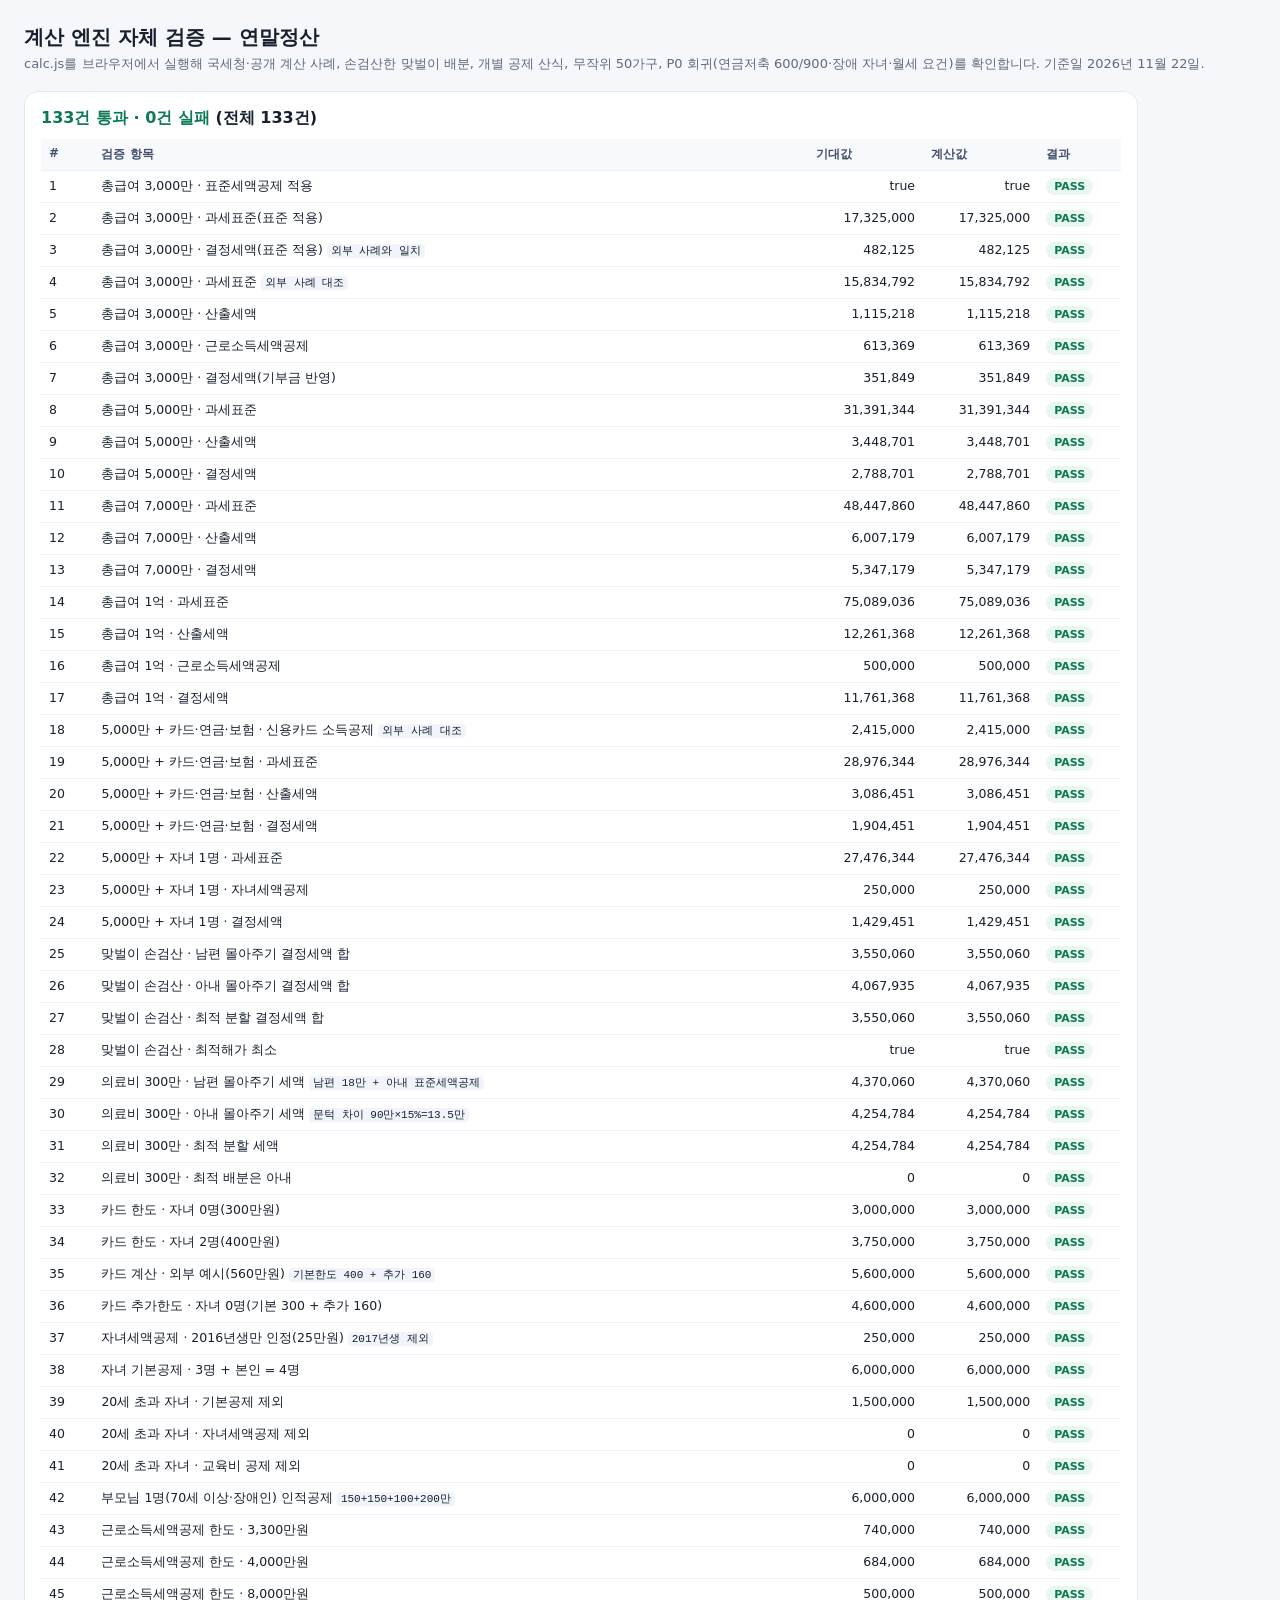
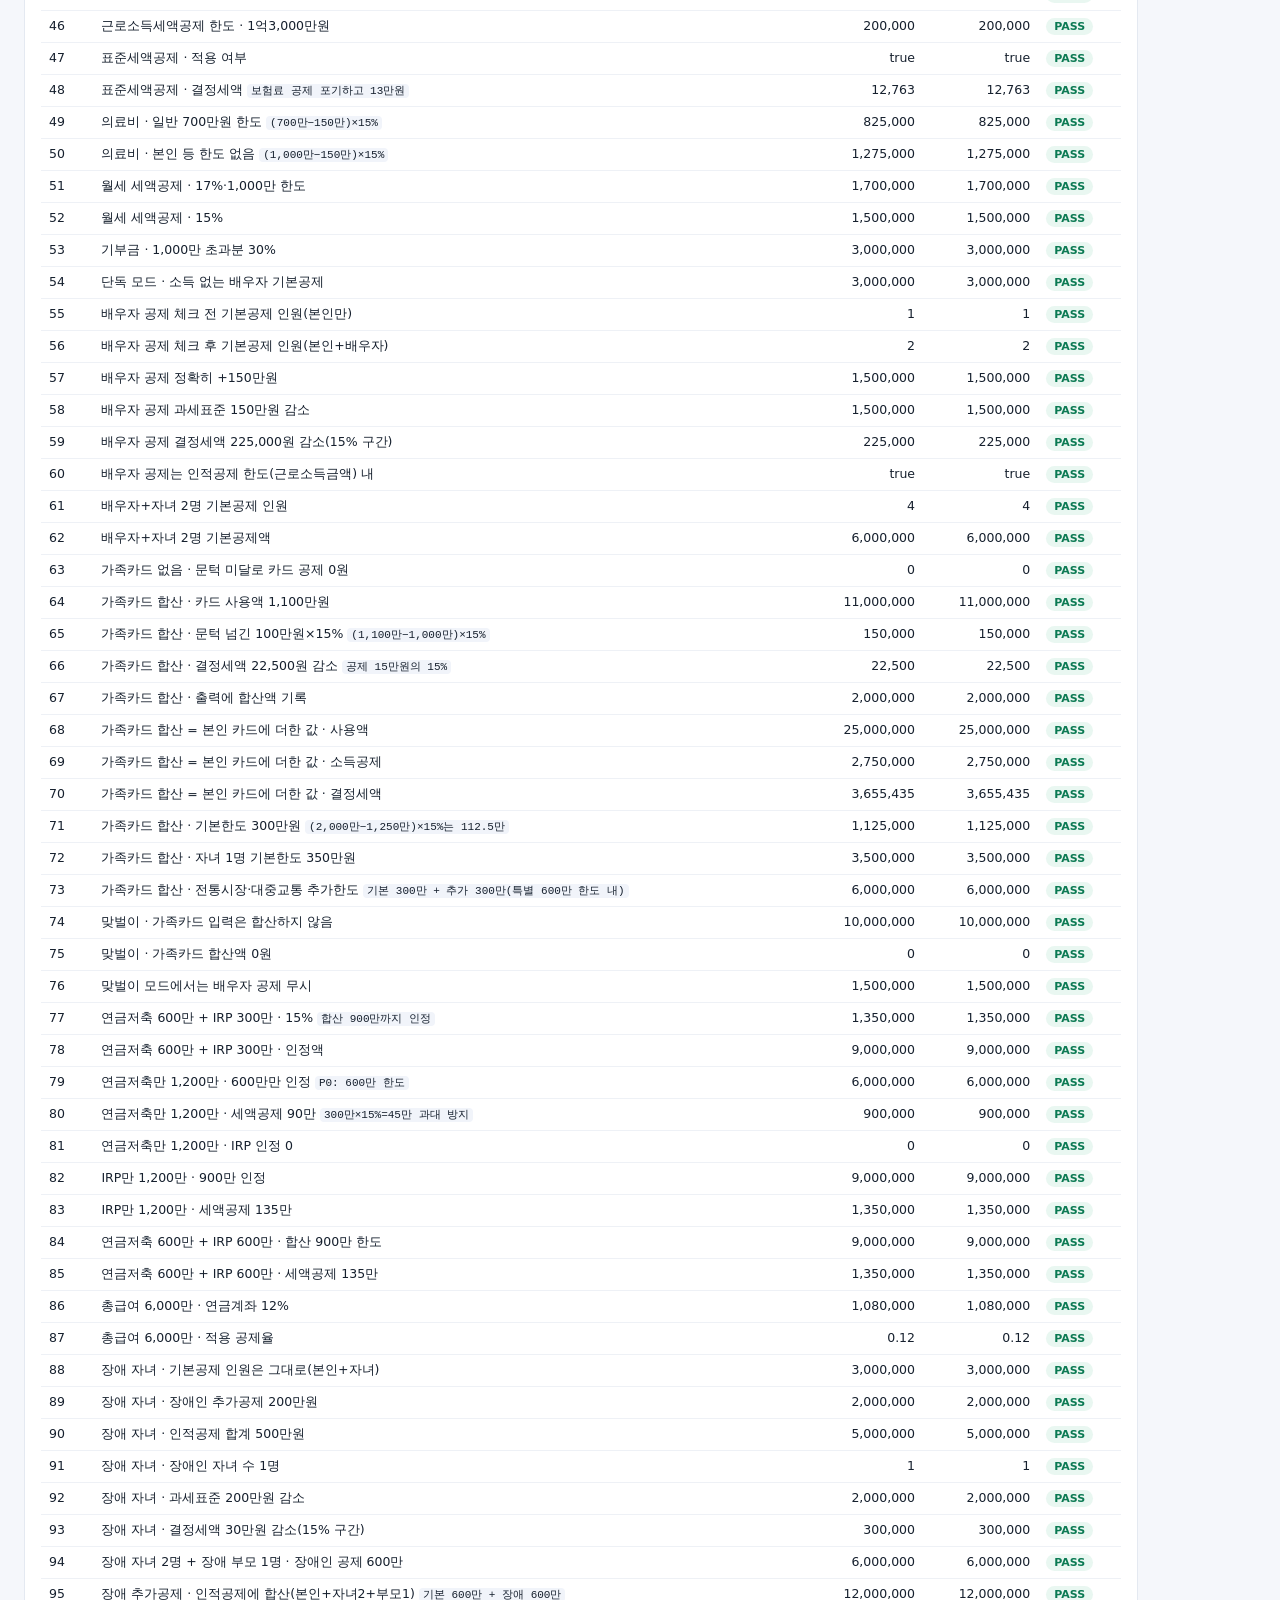
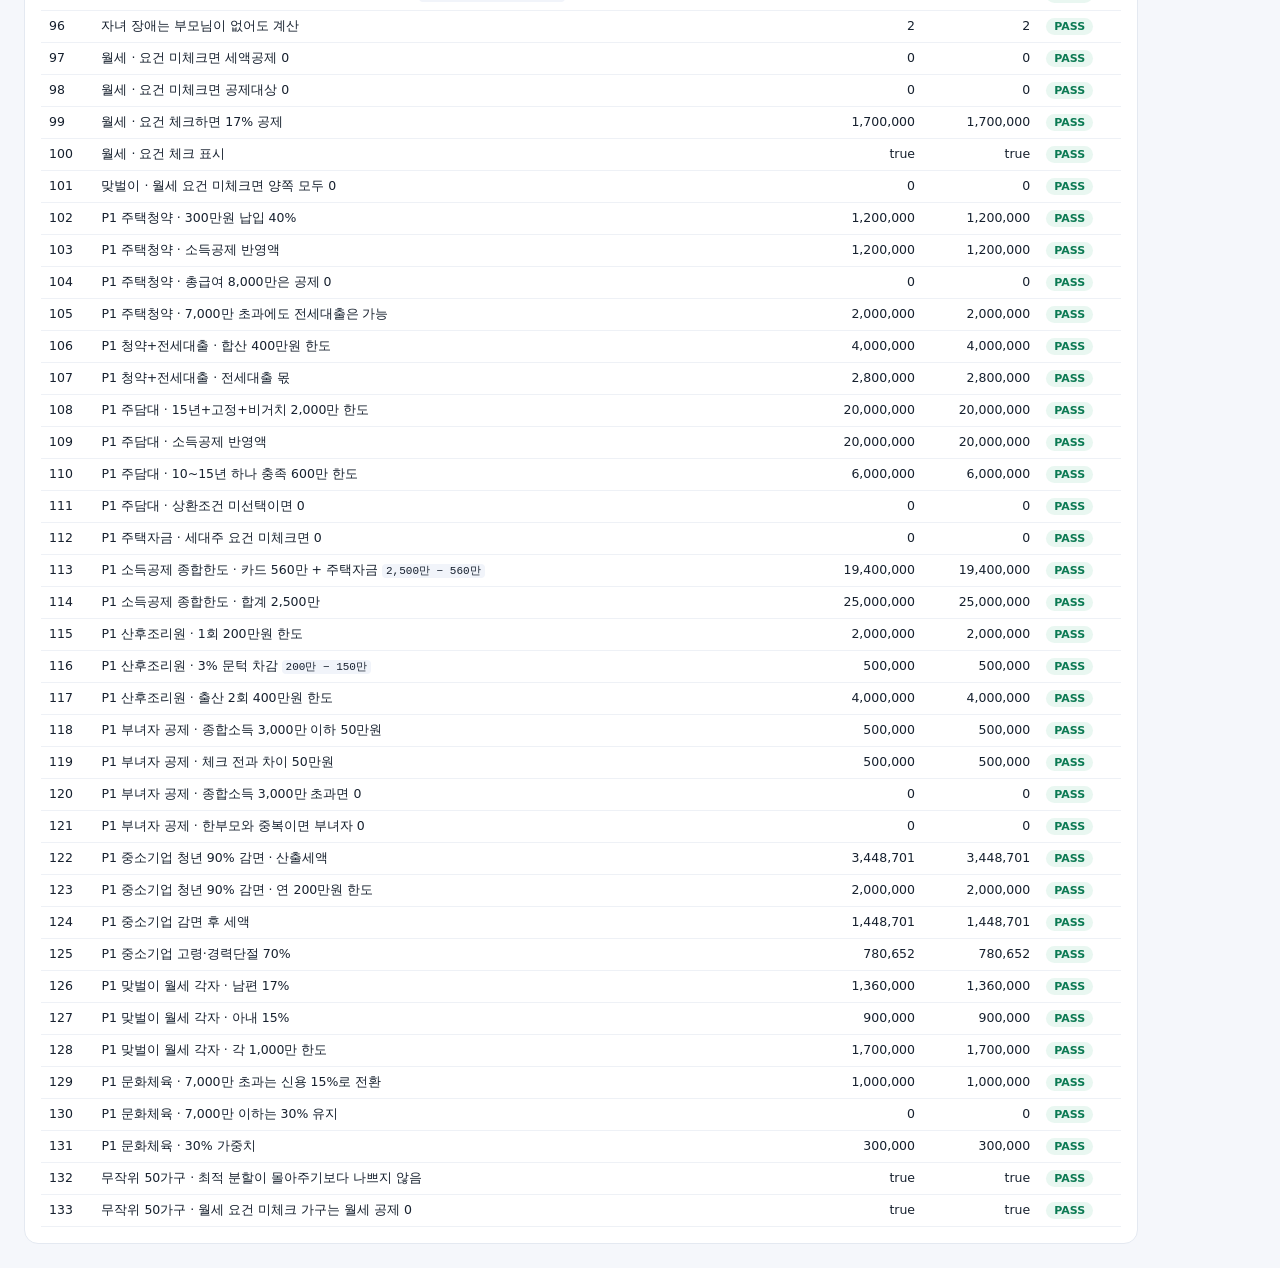
<file: test/selftest.html>
<!DOCTYPE html>
<html lang="ko">
<head>
<meta charset="utf-8">
<meta name="viewport" content="width=device-width, initial-scale=1">
<meta name="robots" content="noindex,nofollow">
<title>계산 엔진 자체 검증 · 연말정산 계산기</title>
<style>
  body{font-family:-apple-system,"Apple SD Gothic Neo","Malgun Gothic",system-ui,sans-serif;margin:0;padding:24px;background:#f5f7fb;color:#16202e}
  h1{font-size:20px;margin:0 0 4px}
  p.sub{margin:0 0 18px;color:#5d6b7f;font-size:13px}
  .box{background:#fff;border:1px solid #e4e9f1;border-radius:14px;padding:16px;max-width:1080px}
  .sum{font-size:16px;font-weight:800;margin-bottom:10px}
  .ok{color:#0b7a53}.fail{color:#b42318}
  table{border-collapse:collapse;width:100%;font-size:12.5px}
  th,td{padding:7px 8px;border-bottom:1px solid #eef1f6;text-align:left;vertical-align:top}
  th{background:#f7f9fd;font-size:12px;color:#43506a;position:sticky;top:0}
  td.num{text-align:right;font-variant-numeric:tabular-nums;white-space:nowrap}
  tr.bad td{background:#fff4f3}
  .tag{display:inline-block;font-size:11px;font-weight:800;border-radius:999px;padding:2px 8px}
  .tag.ok{background:#e9f7f1;color:#0b7a53}
  .tag.fail{background:#fdeceb;color:#b42318}
  code{background:#f1f4fa;padding:1px 4px;border-radius:4px;font-size:11px}
</style>
</head>
<body>
<h1>계산 엔진 자체 검증 — 연말정산</h1>
<p class="sub">calc.js를 브라우저에서 실행해 국세청·공개 계산 사례, 손검산한 맞벌이 배분, 개별 공제 산식, 무작위 50가구, P0 회귀(연금저축 600/900·장애 자녀·월세 요건)를 확인합니다. 기준일 2026년 11월 22일.</p>
<div class="box">
  <div class="sum" id="summary">실행 중…</div>
  <table>
    <thead><tr><th>#</th><th>검증 항목</th><th>기대값</th><th>계산값</th><th>결과</th></tr></thead>
    <tbody id="rows"></tbody>
  </table>
</div>
<script src="../calc.js"></script>
<script src="selftest.js"></script>
</body>
</html>
</file>
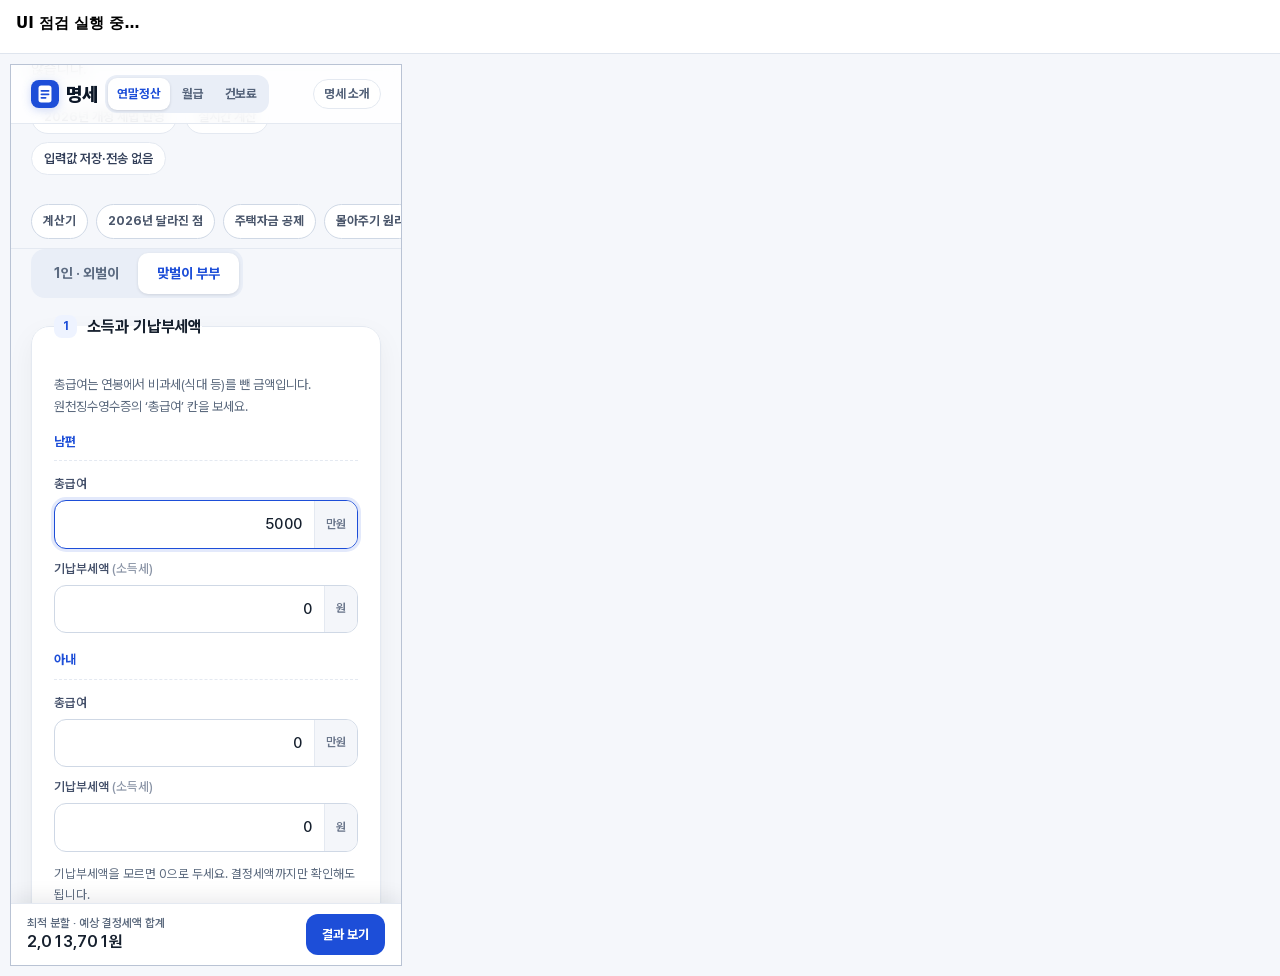
<file: test/ui-check.html>
<!DOCTYPE html>
<html lang="ko">
<head>
<meta charset="utf-8">
<meta name="viewport" content="width=device-width, initial-scale=1">
<meta name="robots" content="noindex,nofollow">
<title>UI 자체 점검 · 명세</title>
<style>
  html,body{margin:0;background:#f5f7fb;font:13px/1.5 -apple-system,"Malgun Gothic",system-ui,sans-serif}
  #out{padding:12px 16px;background:#fff;border-bottom:1px solid #dfe5ee}
  #out h1{font-size:15px;margin:0 0 6px}
  #out .ok{color:#0b7a53;font-weight:700}
  #out .fail{color:#b42318;font-weight:700}
  #out ul{margin:8px 0 0;padding-left:18px}
  #out li{font-size:12px}
  #wrap{padding:10px}
  iframe{border:1px solid #b9c3d4;background:#fff;display:block}
</style>
</head>
<body>
<div id="out"><h1>UI 점검 실행 중…</h1></div>
<div id="wrap"><iframe id="frame" title="점검 대상"></iframe></div>
<script>
(function () {
  var q = new URLSearchParams(location.search);
  var src = q.get("src") || "../";
  var width = Number(q.get("w") || 390);
  var which = q.get("page") || "yearend";
  var frame = document.getElementById("frame");
  frame.style.width = width + "px";
  frame.style.height = "900px";

  var results = [];
  function ok(name, cond, extra) { results.push({ name: name, ok: !!cond, extra: extra === undefined ? "" : extra }); }
  function text(d) { return (d.body.innerText || "").replace(/\s+/g, " "); }
  function sleep(ms) { return new Promise(function (r) { setTimeout(r, ms); }); }
  function fire(win, el, type) { el.dispatchEvent(new win.Event(type, { bubbles: true })); }
  function setVal(win, d, id, v) {
    var el = d.getElementById(id);
    el.value = v;
    fire(win, el, "input");
    fire(win, el, "change");
  }
  function click(win, d, el) { el.click(); }
  function byText(d, sel, t) {
    return Array.prototype.filter.call(d.querySelectorAll(sel), function (el) {
      return (el.textContent || "").indexOf(t) >= 0;
    });
  }
  function has(d, t) { return text(d).indexOf(t) >= 0; }
  function overflow(win, d) {
    var bad = [];
    if (d.documentElement.scrollWidth > win.innerWidth + 1) bad.push("scrollWidth " + d.documentElement.scrollWidth);
    Array.prototype.forEach.call(d.querySelectorAll("body *"), function (el) {
      if (el.closest(".mini-bar")) return;
      var cs = win.getComputedStyle(el);
      if (cs.position === "fixed" || cs.display === "none") return;
      var r = el.getBoundingClientRect();
      if (r.width > 0 && r.right > win.innerWidth + 1) {
        bad.push(el.tagName.toLowerCase() + (el.id ? "#" + el.id : "") + " right=" + Math.round(r.right));
      }
    });
    return bad;
  }

  async function yearEnd(win, d) {
    ok("첫 진입 예시 배지", !!d.querySelector(".demo-badge"), d.querySelector(".demo-badge") && d.querySelector(".demo-badge").textContent);
    ok("첫 진입 환급액 +1,165,505원", has(d, "+1,165,505원"));
    ok("결과 카드 주택자금 칩", has(d, "주택자금 공제"));
    ok("결과 카드 도구(내 값 입력하기)", !!byText(d, ".result-tools .btn-tool", "내 값 입력하기").length);

    click(win, d, byText(d, ".result-tools .btn-tool", "내 값 입력하기")[0]);
    await sleep(220);
    ok("빈 상태 안내", has(d, "총급여를 입력하면 예상 환급액이 나타납니다"));
    ok("빈 상태에서 근로소득공제 0만원 문장 없음", !has(d, "근로소득공제 0만원"));
    ok("빈 상태에서 예시 배지 사라짐", !d.querySelector(".demo-badge"));
    ok("도구가 모두 지우기/예시 불러오기로 전환",
      !!byText(d, ".result-tools .btn-tool", "모두 지우기").length && !!byText(d, ".result-tools .btn-tool", "예시 불러오기").length);

    setVal(win, d, "hGross", "5000");
    await sleep(220);
    ok("총급여 5,000만 입력 시 계산", has(d, "2,788,701"), text(d).slice(0, 60));
    ok("렌더 오류 카드 없음", !has(d, "입력값을 확인해 주세요"));

    setVal(win, d, "hCardCredit", "1800000");
    await sleep(220);
    var warn = d.querySelector(".field-warn:not([hidden])");
    ok("만원 단위 경고 표시", !!warn && warn.textContent.indexOf("180억원") >= 0, warn && warn.textContent);
    var conv = d.querySelector("[data-convert]");
    ok("원→만원 환산 버튼", !!conv, conv && conv.textContent);
    if (conv) {
      conv.dispatchEvent(new win.MouseEvent("mousedown", { bubbles: true }));
      await sleep(240);
      ok("환산 실행 결과 180만원", d.getElementById("hCardCredit").value === "180", d.getElementById("hCardCredit").value);
      ok("환산 후 경고 사라짐", !d.querySelector(".field-warn:not([hidden])"));
    }

    /* 자녀 장애 추가공제 */
    click(win, d, d.getElementById("addChild"));
    await sleep(200);
    var birth = d.querySelector("#children .child-row:last-child .child-birth");
    birth.value = "2016"; fire(win, birth, "input");
    var dis = d.querySelector("#children .child-row:last-child .child-handicap");
    dis.checked = true; fire(win, dis, "change");
    await sleep(240);
    ok("자녀 장애 체크 → 장애인 추가공제 200만원", has(d, "장애인 추가공제 200만원"));

    /* 월세 요건 */
    setVal(win, d, "rent", "800");
    await sleep(240);
    ok("월세 요건 미체크 시 공제 제외 안내", has(d, "무주택 세대주 요건") && has(d, "제외했습니다"));
    var req = d.getElementById("rentEligible");
    req.checked = true; fire(win, req, "change");
    await sleep(240);
    ok("월세 요건 체크 시 월세 공제 반영", has(d, "월세 800만원 →"));

    /* 연금저축 한도 */
    setVal(win, d, "hPensionSaving", "900");
    await sleep(240);
    ok("연금저축 900만원 → 600만 한도 안내", has(d, "한도(연금저축 600만·합산 900만원)를 넘어"), text(d).slice(0, 80));
    setVal(win, d, "hPensionSaving", "600");
    setVal(win, d, "hIrp", "300");
    await sleep(260);
    ok("연금저축 600 + IRP 300 = 합산 900만원이면 한도 초과 없음", !has(d, "넘어 공제되지 않았습니다"));

    /* 예시 → 모드 전환 */
    click(win, d, byText(d, ".result-tools .btn-tool", "예시 불러오기")[0] || byText(d, "#formArea button", "예시 불러오기")[0]);
    await sleep(260);
    ok("예시 불러오기 후 배지", !!d.querySelector(".demo-badge"));
    click(win, d, d.getElementById("tabSingle"));
    await sleep(260);
    ok("1인 모드 예시: 자녀 0명", d.querySelectorAll("#children .child-row").length === 0,
      d.querySelectorAll("#children .child-row").length);
    ok("1인 모드 예시: 카드 1,200만원", d.getElementById("hCardCredit").value.replace(/,/g, "") === "1200", d.getElementById("hCardCredit").value);
    ok("1인 모드 예시: 아내 자리 숨김", d.getElementById("wifeCol").hidden === true);
    ok("1인 모드에서도 예시 배지", !!d.querySelector(".demo-badge"));
    click(win, d, d.getElementById("tabCouple"));
    await sleep(260);
    ok("맞벌이 복귀 시 예시 자녀 2명", d.querySelectorAll("#children .child-row").length === 2,
      d.querySelectorAll("#children .child-row").length);

    var over = overflow(win, d);
    ok("가로 넘침 없음", over.length === 0, over.slice(0, 4).join(" | "));
    ok("콘솔 오류 없음(수집분)", !(win.__uiErrors && win.__uiErrors.length), win.__uiErrors && win.__uiErrors.join(" | "));
  }

  async function salary(win, d) {
    ok("첫 진입 예시 배지", !!d.querySelector(".demo-badge"), d.querySelector(".demo-badge") && d.querySelector(".demo-badge").textContent);
    ok("첫 진입 2027 월 실수령 3,608,707원", has(d, "3,608,707원"));
    ok("도구(내 조건 입력하기)", !!byText(d, ".result-tools .btn-tool", "내 조건 입력하기").length);

    click(win, d, byText(d, ".result-tools .btn-tool", "내 조건 입력하기")[0]);
    await sleep(220);
    ok("빈 상태 안내", has(d, "연봉을 입력하면 결과가 나타납니다"));
    ok("빈 상태에서 예시 배지 사라짐", !d.querySelector(".demo-badge"));

    setVal(win, d, "salaryInput", "3000");
    await sleep(260);
    ok("연봉 3,000만 계산", has(d, "2,270,122원"), text(d).slice(0, 60));

    var details = d.querySelectorAll("#results details");
    var order = "";
    if (details.length) {
      details[0].open = true;
      var labels = Array.prototype.map.call(details[0].querySelectorAll(".bk-label"), function (el) {
        return el.textContent.replace(/\s+/g, " ").trim();
      });
      var iCalc = -1, iStd = -1, iBase = -1;
      labels.forEach(function (l, i) {
        if (l.indexOf("산출세액") === 0) iCalc = i;
        if (l.indexOf("표준세액공제") === 0) iStd = i;
        if (l.indexOf("과세표준") === 0) iBase = i;
      });
      order = "산출세액 " + iCalc + " / 표준세액공제 " + iStd + " / 과세표준 " + iBase;
      ok("표준세액공제 행이 산출세액 아래", iStd > iCalc && iCalc > iBase && iStd > -1, order);
      var stdRow = Array.prototype.filter.call(details[0].querySelectorAll(".bk-row"), function (r) {
        return r.textContent.indexOf("표준세액공제") >= 0;
      })[0];
      ok("표준세액공제 행에 '세액공제' 표기", !!stdRow && stdRow.textContent.indexOf("세액공제") >= 0, stdRow && stdRow.textContent.slice(0, 40));
    }
    details = null;

    /* 퇴직금 포함 */
    var sev = d.getElementById("sevIncludedA");
    sev.checked = true; fire(win, sev, "change");
    await sleep(250);
    ok("퇴직금 포함 → 월 급여 연봉÷13", has(d, "연봉÷13"), d.querySelector(".result-sub").textContent);
    ok("퇴직금 포함 시 세전 월 2,307,692원(3,000만÷13)", has(d, "2,307,692원"), d.querySelector(".result-sub").textContent);

    /* 비과세 과세 전환 */
    setVal(win, d, "ntMealA", "200000");
    setVal(win, d, "ntChildA", "300000");
    setVal(win, d, "preschoolA", "0");
    await sleep(260);
    ok("비과세 한도 초과분 과세 전환 표시", has(d, "과세로 전환 300,000원"), d.getElementById("ntSummaryA").textContent);

    /* 이직 비교: 예시를 다시 불러온 뒤 이직 탭으로 */
    click(win, d, byText(d, ".result-tools .btn-tool", "예시 불러오기")[0] || byText(d, ".form-buttons button", "예시 불러오기")[0]);
    await sleep(260);
    click(win, d, d.getElementById("tabOffer"));
    await sleep(280);
    ok("이직 첫 진입에도 예시 배지", !!d.querySelector(".demo-badge"));
    ok("이직 세후 차액 +949,743원", has(d, "+949,743원"));
    ok("이직 제안 카드가 is-best", !!d.querySelector(".offer-card.is-best") &&
      d.querySelector(".offer-card.is-best").textContent.indexOf("이직 제안") >= 0);
    ok("총보상 행 표시", has(d, "총보상"), text(d).slice(0, 50));
    setVal(win, d, "offSalary", "4000");
    setVal(win, d, "offIncentive", "0");
    await sleep(280);
    var best = d.querySelector(".offer-card.is-best");
    ok("제안이 낮으면 현 직장이 is-best", !!best && best.textContent.indexOf("현 직장") >= 0, best && best.textContent.slice(0, 30));

    var tips = byText(d, "#tips li", "역산");
    ok("이직 팁에 '역산' 약속 없음", tips.length === 0 || tips[0].textContent.indexOf("연봉을 조금씩 바꿔") >= 0,
      tips.length ? tips[0].textContent.slice(0, 40) : "");

    var over = overflow(win, d);
    ok("가로 넘침 없음", over.length === 0, over.slice(0, 4).join(" | "));
    ok("콘솔 오류 없음(수집분)", !(win.__uiErrors && win.__uiErrors.length), win.__uiErrors && win.__uiErrors.join(" | "));
  }

  frame.addEventListener("load", async function () {
    var d, win;
    try { d = frame.contentDocument; win = frame.contentWindow; } catch (e) {
      document.getElementById("out").textContent = "접근 불가: " + e.message; return;
    }
    win.__uiErrors = [];
    win.addEventListener("error", function (e) { win.__uiErrors.push(e.message); });
    await sleep(300);
    try {
      if (which === "salary") await salary(win, d);
      else await yearEnd(win, d);
    } catch (e) {
      results.push({ name: "예외", ok: false, extra: String(e && e.stack || e) });
    }
    frame.style.height = Math.max(600, d.documentElement.scrollHeight) + "px";
    var passed = results.filter(function (r) { return r.ok; }).length;
    var failed = results.length - passed;
    var html = '<h1 class="' + (failed ? "fail" : "ok") + '">' + passed + " / " + results.length + " 통과" +
      (failed ? " · 실패 " + failed : " · 전부 통과") + " (폭 " + width + "px)</h1><ul>";
    results.forEach(function (r) {
      html += "<li>" + (r.ok ? "✅" : "❌") + " " + r.name + (r.extra ? ' <code style="color:#5d6b7f">— ' + String(r.extra).slice(0, 120) + "</code>" : "") + "</li>";
    });
    html += "</ul>";
    document.getElementById("out").innerHTML = html;
    window.__UI_RESULTS = { page: which, width: width, passed: passed, failed: failed, rows: results };
  });

  frame.src = src + (src.indexOf("?") >= 0 ? "&" : "?") + "_ui=1";
})();
</script>
</body>
</html>
</file>
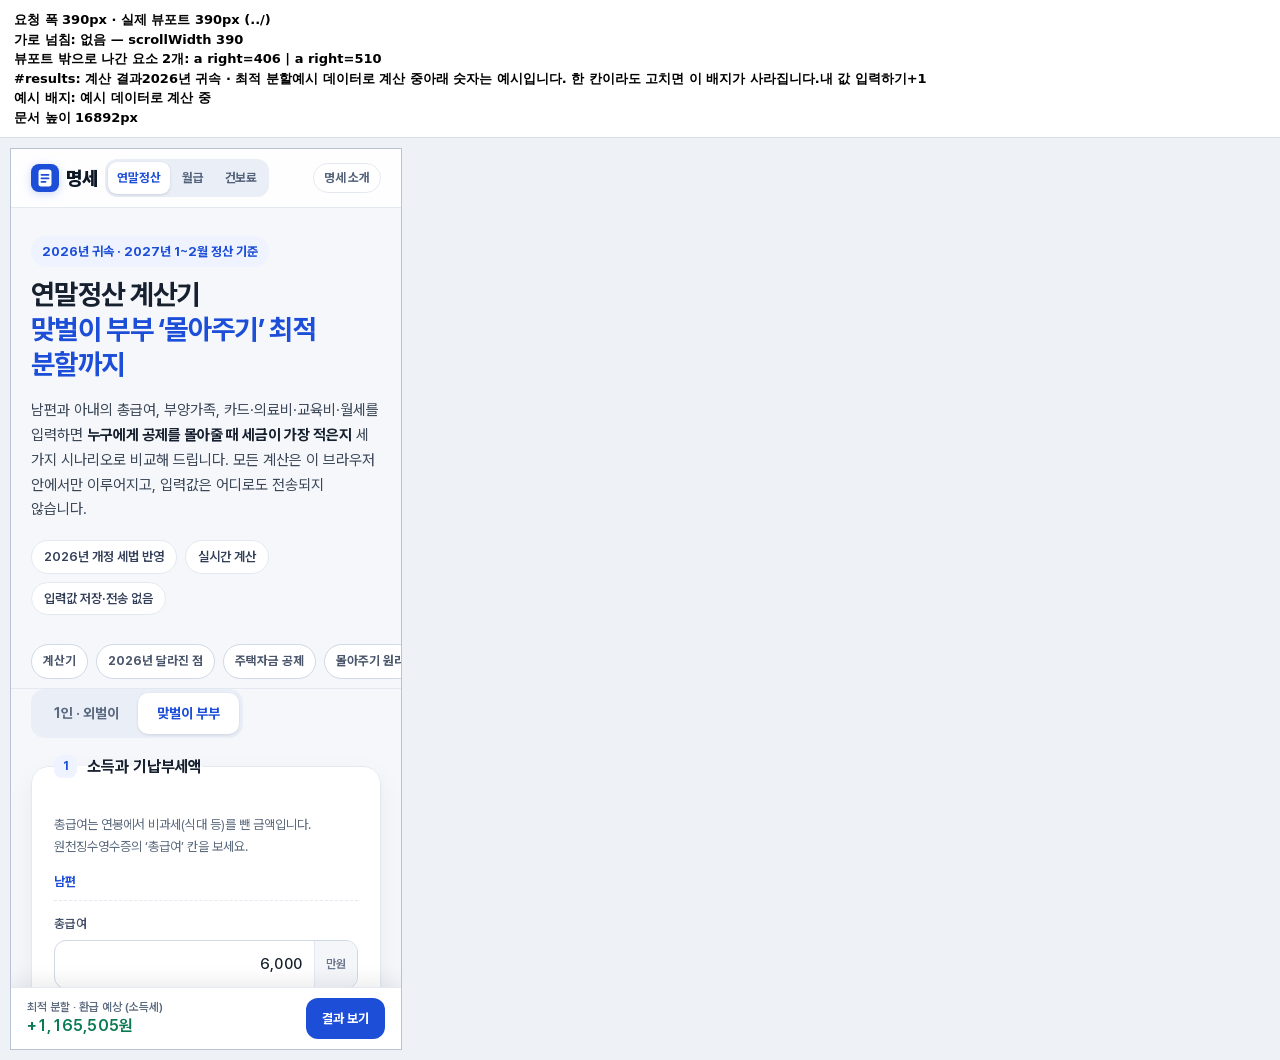
<file: test/viewport-check.html>
<!DOCTYPE html>
<html lang="ko">
<head>
<meta charset="utf-8">
<meta name="viewport" content="width=device-width, initial-scale=1">
<meta name="robots" content="noindex,nofollow">
<title>뷰포트 검증 · 명세</title>
<style>
  html,body{margin:0;background:#eef1f6;font:13px/1.5 -apple-system,"Malgun Gothic",system-ui,sans-serif}
  #out{padding:10px 14px;background:#fff;border-bottom:1px solid #d8dfea;font-weight:600;white-space:pre-wrap}
  #wrap{padding:10px;display:flex;gap:10px;align-items:flex-start}
  iframe{border:1px solid #b9c3d4;background:#fff;display:block}
</style>
</head>
<body>
<div id="out">측정 중…</div>
<div id="wrap"><iframe id="frame" style="width:390px;height:900px" title="검증 대상"></iframe></div>
<script>
(function () {
  var q = new URLSearchParams(location.search);
  var w = Number(q.get("w") || 390);
  var src = q.get("src") || "../";
  var full = q.get("full") === "1";
  var f = document.getElementById("frame");
  f.style.width = w + "px";
  f.src = src;

  f.addEventListener("load", function () {
    var d, win;
    try { d = f.contentDocument; win = f.contentWindow; } catch (e) { document.getElementById("out").textContent = "접근 불가: " + e.message; return; }
    var doc = d.documentElement;
    var lines = [];
    lines.push("요청 폭 " + w + "px · 실제 뷰포트 " + win.innerWidth + "px (" + src + ")");
    lines.push("가로 넘침: " + (doc.scrollWidth > win.innerWidth + 1
      ? "있음 — scrollWidth " + doc.scrollWidth + " > " + win.innerWidth
      : "없음 — scrollWidth " + doc.scrollWidth));

    var over = [];
    Array.prototype.forEach.call(d.querySelectorAll("body *"), function (el) {
      if (el.closest(".mini-bar")) return;
      if (el.closest("details") && !el.closest("details[open]")) return;
      var cs = win.getComputedStyle(el);
      if (cs.position === "fixed" || cs.display === "none") return;
      var r = el.getBoundingClientRect();
      if (r.width > 0 && r.right > win.innerWidth + 1) {
        over.push(el.tagName.toLowerCase() + (el.id ? "#" + el.id : "") +
          (el.className && typeof el.className === "string" ? "." + el.className.split(" ")[0] : "") +
          " right=" + Math.round(r.right));
      }
    });
    lines.push("뷰포트 밖으로 나간 요소 " + over.length + "개" + (over.length ? ": " + over.slice(0, 6).join(" | ") : ""));

    var res = d.querySelector("#results");
    lines.push("#results: " + (res ? res.textContent.replace(/\s+/g, " ").trim().slice(0, 80) : "없음"));
    var badge = d.querySelector(".demo-badge");
    lines.push("예시 배지: " + (badge ? badge.textContent.trim() : "없음"));
    lines.push("문서 높이 " + doc.scrollHeight + "px");

    document.getElementById("out").textContent = lines.join("\n");
    if (full) f.style.height = doc.scrollHeight + "px";
    window.__VIEWPORT_CHECK = lines;
  });
})();
</script>
</body>
</html>
</file>
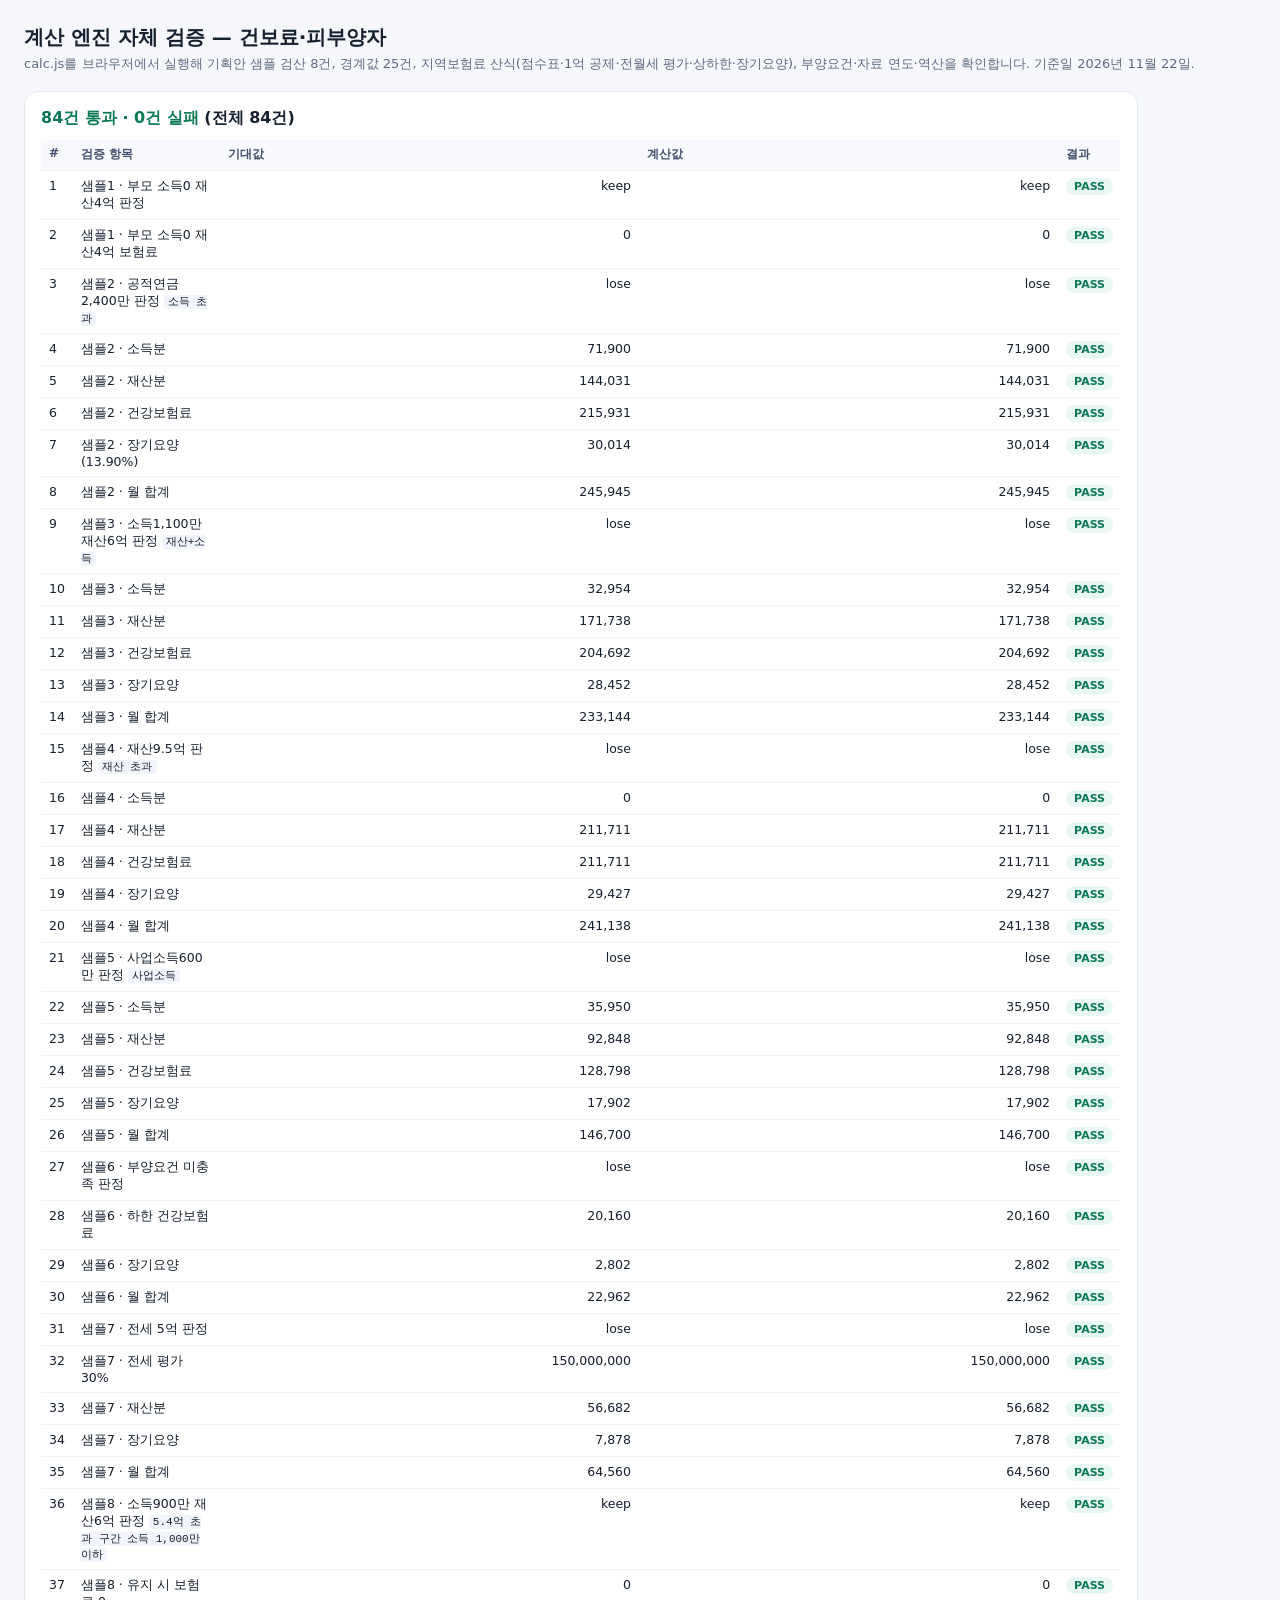
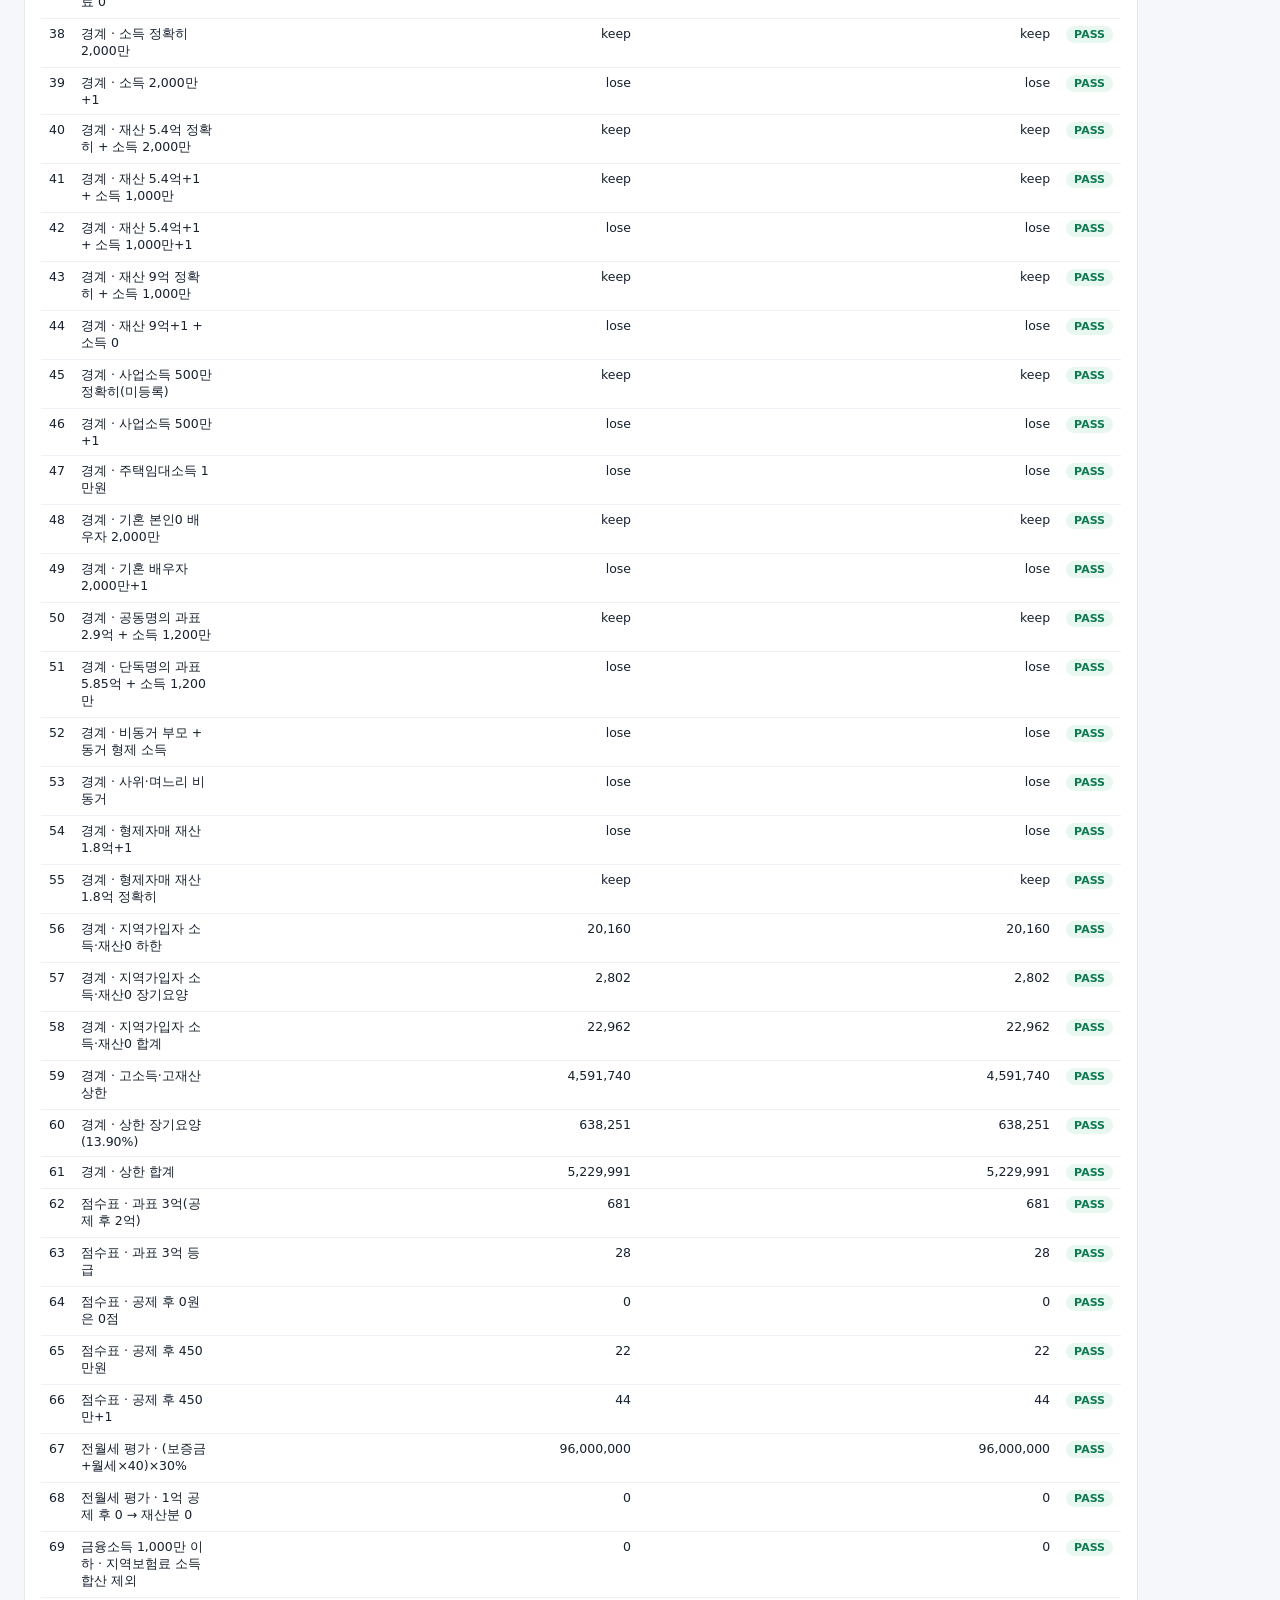
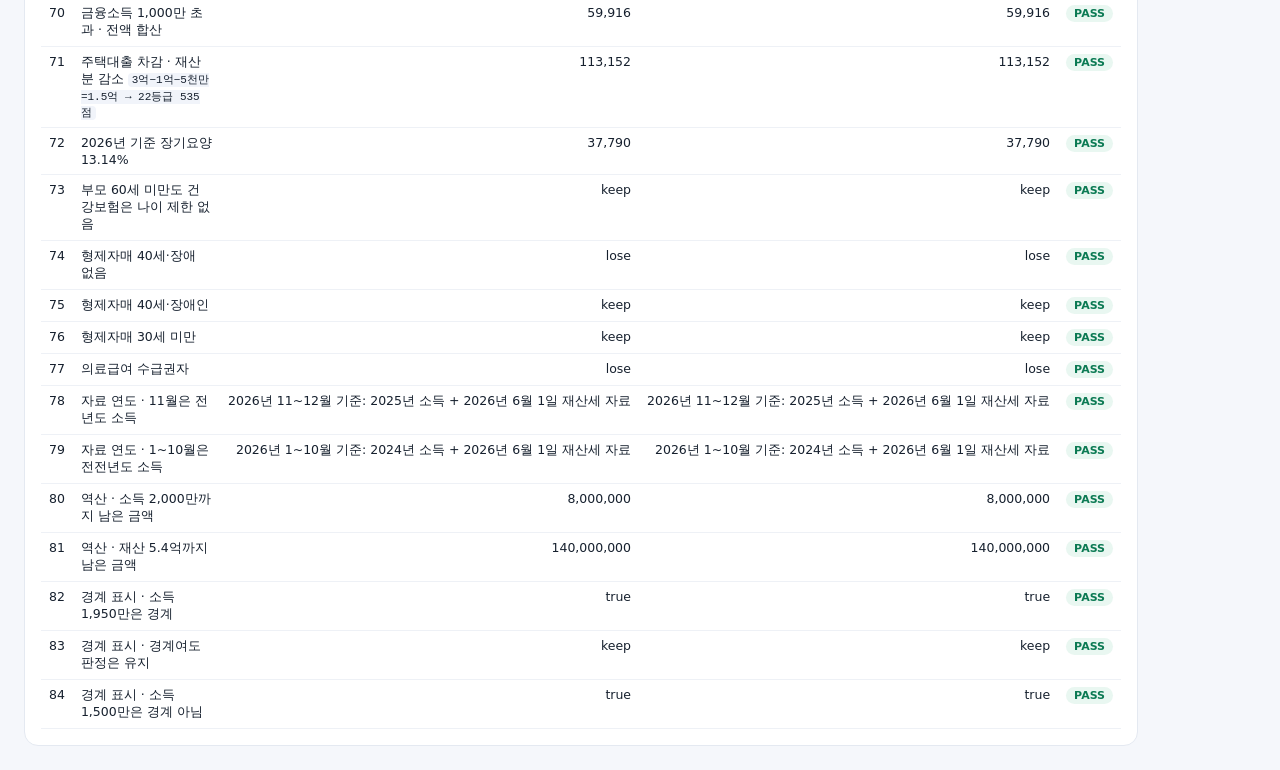
<file: health/test/selftest.html>
<!DOCTYPE html>
<html lang="ko">
<head>
<meta charset="utf-8">
<meta name="viewport" content="width=device-width, initial-scale=1">
<meta name="robots" content="noindex,nofollow">
<title>계산 엔진 자체 검증 · 건보료·피부양자 계산기</title>
<style>
  body{font-family:-apple-system,"Apple SD Gothic Neo","Malgun Gothic",system-ui,sans-serif;margin:0;padding:24px;background:#f5f7fb;color:#16202e}
  h1{font-size:20px;margin:0 0 4px}
  p.sub{margin:0 0 18px;color:#5d6b7f;font-size:13px}
  .box{background:#fff;border:1px solid #e4e9f1;border-radius:14px;padding:16px;max-width:1080px}
  .sum{font-size:16px;font-weight:800;margin-bottom:10px}
  .ok{color:#0b7a53}.fail{color:#b42318}
  table{border-collapse:collapse;width:100%;font-size:12.5px}
  th,td{padding:7px 8px;border-bottom:1px solid #eef1f6;text-align:left;vertical-align:top}
  th{background:#f7f9fd;font-size:12px;color:#43506a;position:sticky;top:0}
  td.num{text-align:right;font-variant-numeric:tabular-nums;white-space:nowrap}
  tr.bad td{background:#fff4f3}
  .tag{display:inline-block;font-size:11px;font-weight:800;border-radius:999px;padding:2px 8px}
  .tag.ok{background:#e9f7f1;color:#0b7a53}
  .tag.fail{background:#fdeceb;color:#b42318}
  code{background:#f1f4fa;padding:1px 4px;border-radius:4px;font-size:11px}
</style>
</head>
<body>
<h1>계산 엔진 자체 검증 — 건보료·피부양자</h1>
<p class="sub">calc.js를 브라우저에서 실행해 기획안 샘플 검산 8건, 경계값 25건, 지역보험료 산식(점수표·1억 공제·전월세 평가·상하한·장기요양), 부양요건·자료 연도·역산을 확인합니다. 기준일 2026년 11월 22일.</p>
<div class="box">
  <div class="sum" id="summary">실행 중…</div>
  <table>
    <thead><tr><th>#</th><th>검증 항목</th><th>기대값</th><th>계산값</th><th>결과</th></tr></thead>
    <tbody id="rows"></tbody>
  </table>
</div>
<script src="../calc.js"></script>
<script src="selftest.js"></script>
</body>
</html>
</file>
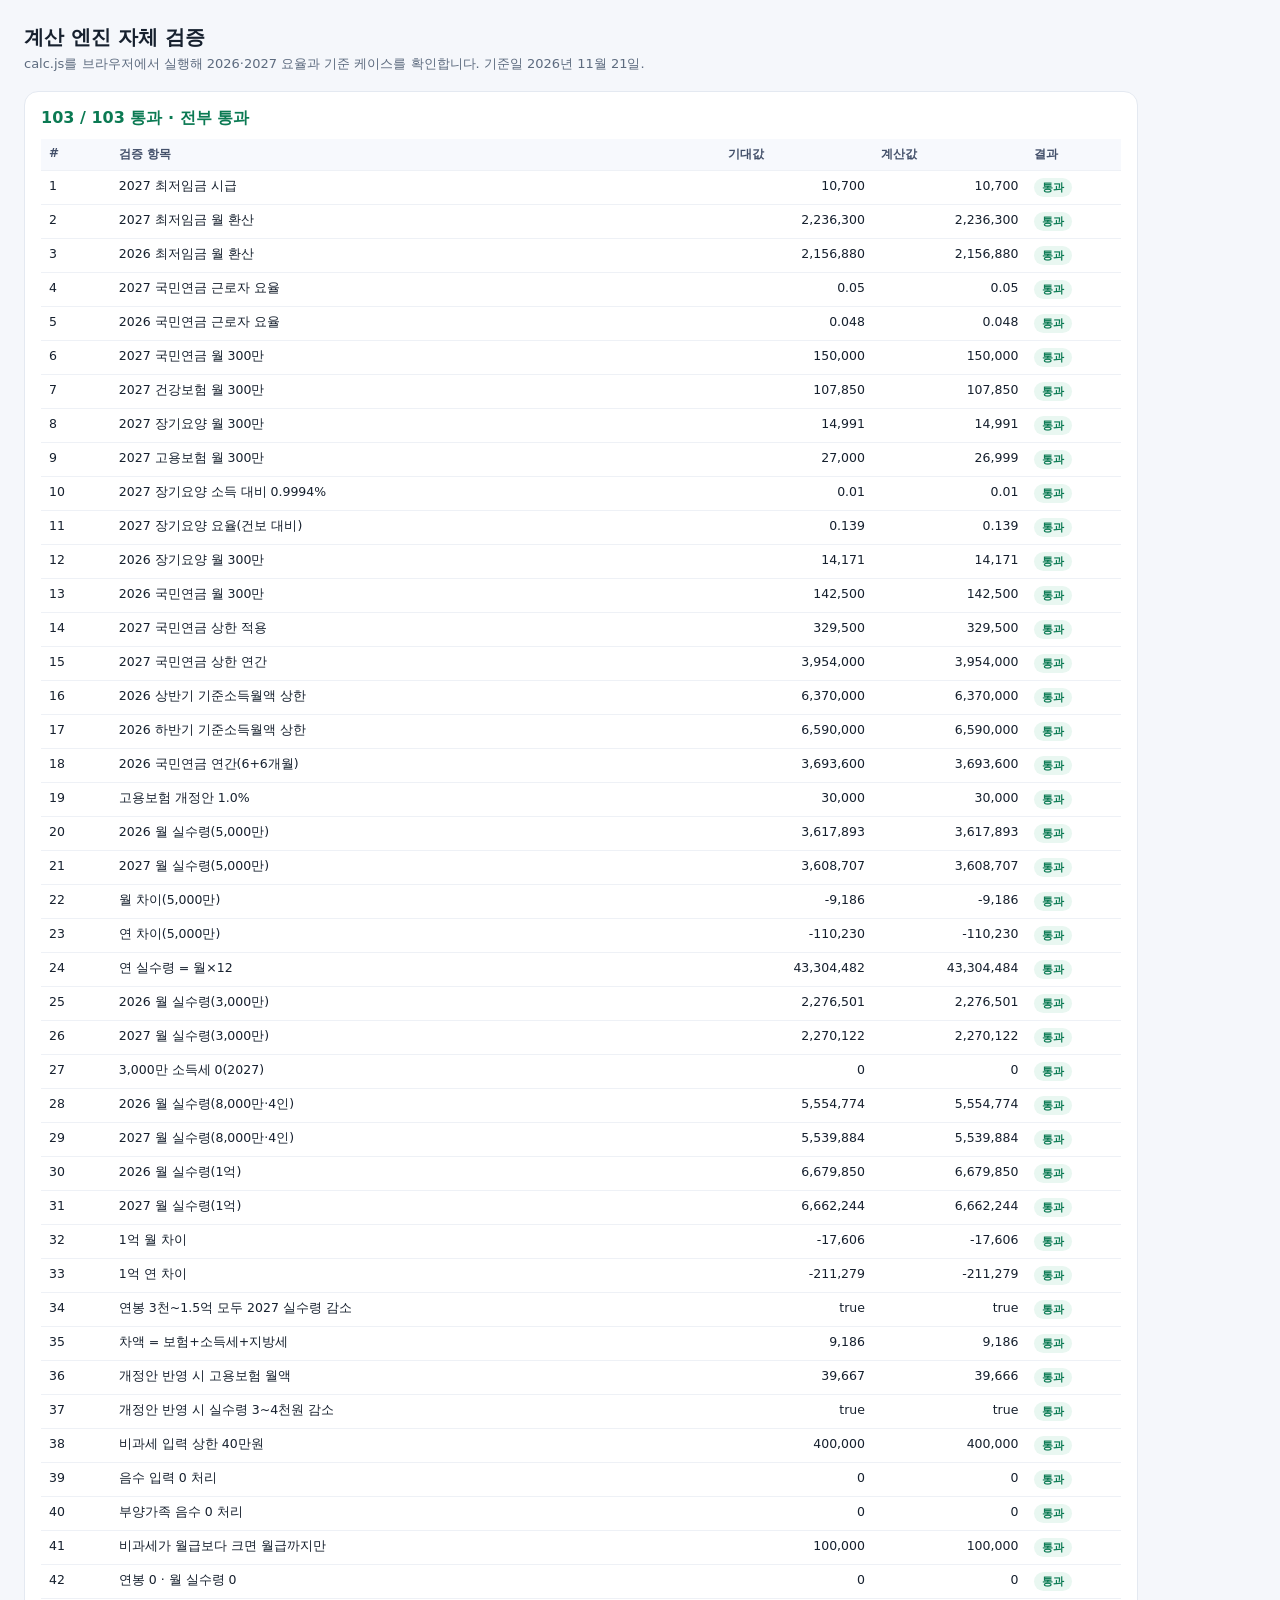
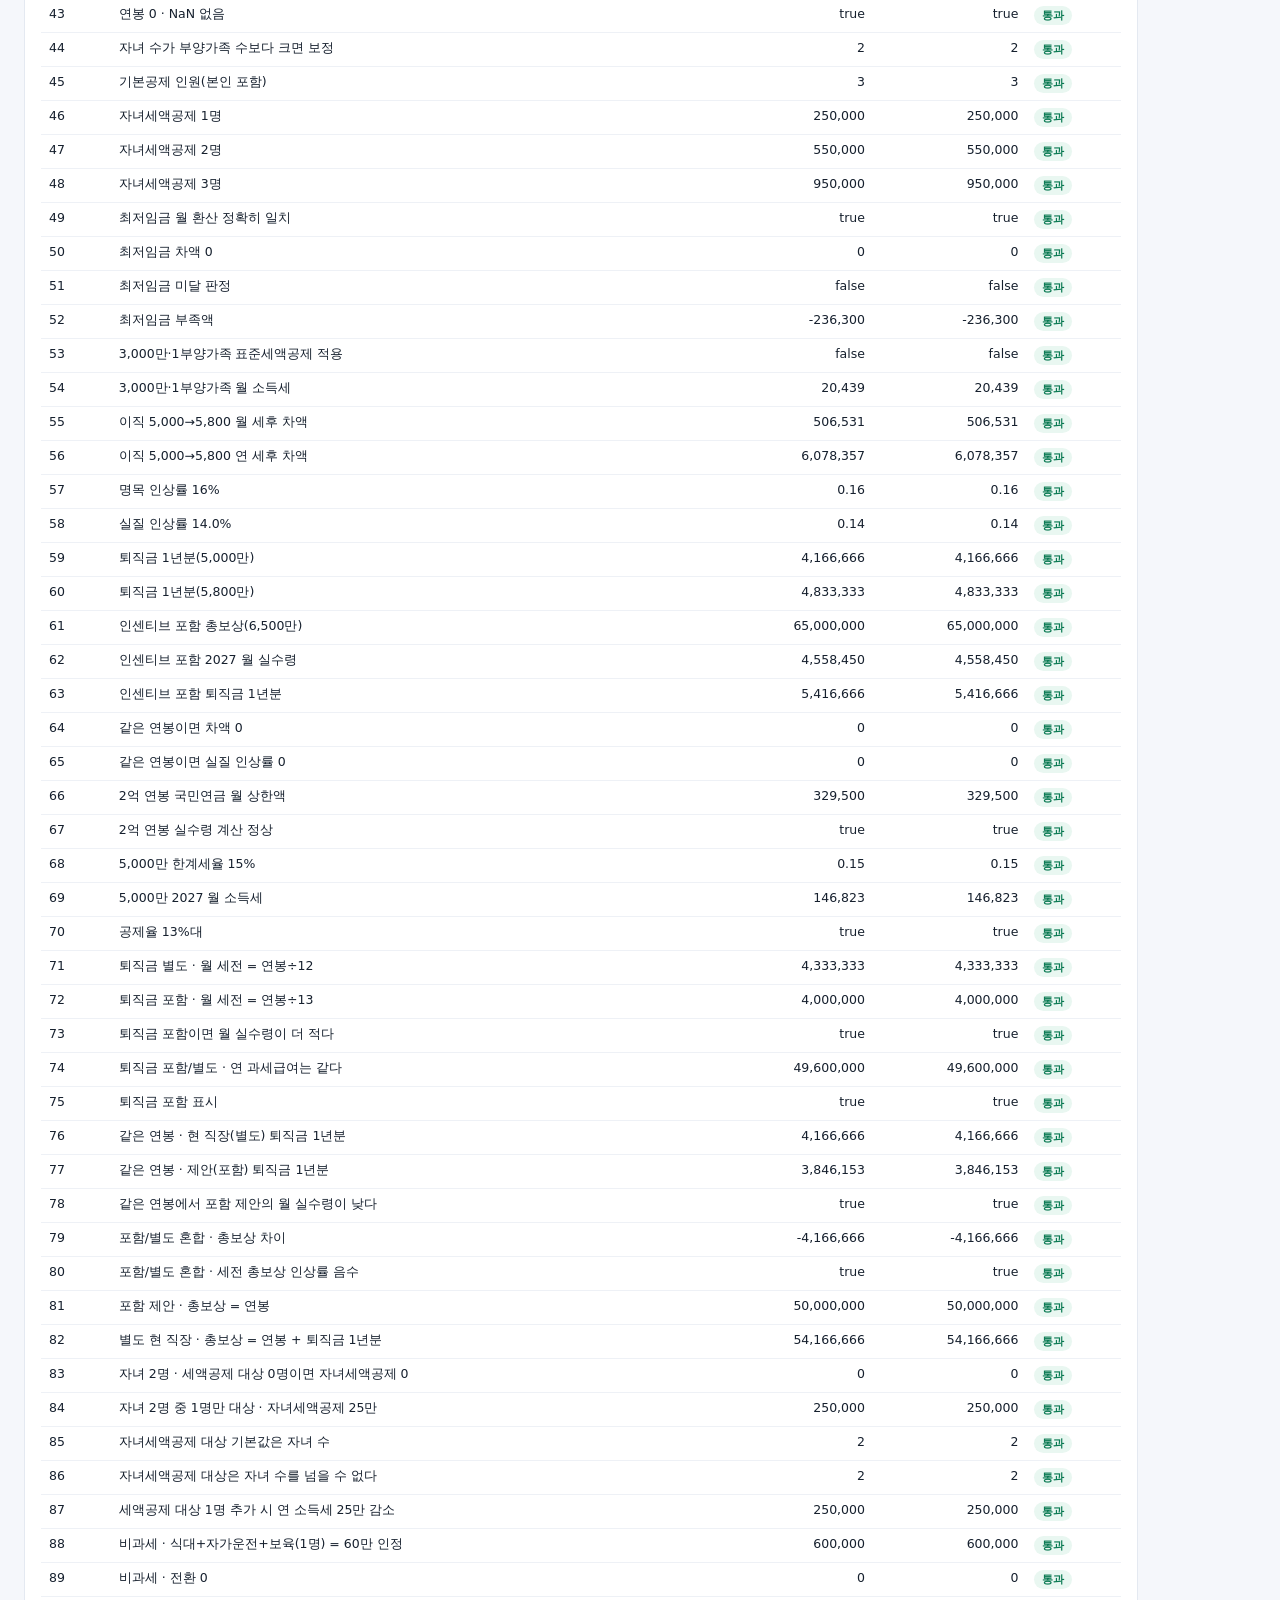
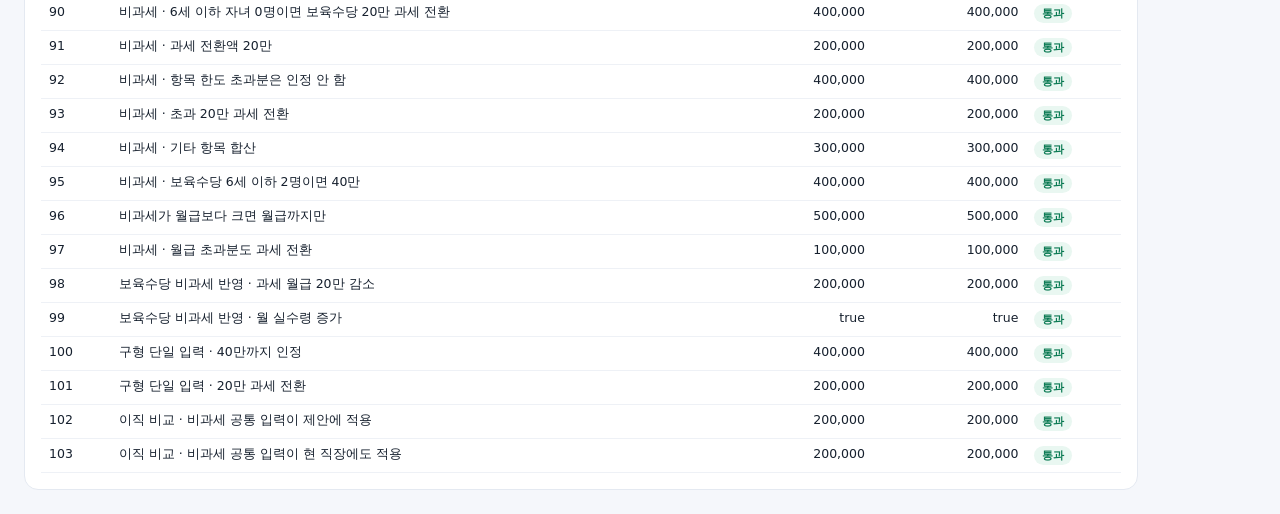
<file: salary/test/selftest.html>
<!DOCTYPE html>
<html lang="ko">
<head>
<meta charset="utf-8">
<meta name="viewport" content="width=device-width, initial-scale=1">
<meta name="robots" content="noindex,nofollow">
<title>계산 엔진 자체 검증 · 월급·이직 비교 계산기</title>
<style>
  body{font-family:-apple-system,"Apple SD Gothic Neo","Malgun Gothic",system-ui,sans-serif;margin:0;padding:24px;background:#f5f7fb;color:#16202e}
  h1{font-size:20px;margin:0 0 4px}
  p.sub{margin:0 0 18px;color:#5d6b7f;font-size:13px}
  .box{background:#fff;border:1px solid #e4e9f1;border-radius:14px;padding:16px;max-width:1080px}
  .sum{font-size:16px;font-weight:800;margin-bottom:10px}
  .ok{color:#0b7a53}.fail{color:#b42318}
  table{border-collapse:collapse;width:100%;font-size:12.5px}
  th,td{padding:7px 8px;border-bottom:1px solid #eef1f6;text-align:left;vertical-align:top}
  th{background:#f7f9fd;font-size:12px;color:#43506a;position:sticky;top:0}
  td.num{text-align:right;font-variant-numeric:tabular-nums;white-space:nowrap}
  tr.bad td{background:#fff4f3}
  .tag{display:inline-block;font-size:11px;font-weight:800;border-radius:999px;padding:2px 8px}
  .tag.ok{background:#e9f7f1;color:#0b7a53}
  .tag.fail{background:#fdeceb;color:#b42318}
</style>
</head>
<body>
<h1>계산 엔진 자체 검증</h1>
<p class="sub">calc.js를 브라우저에서 실행해 2026·2027 요율과 기준 케이스를 확인합니다. 기준일 2026년 11월 21일.</p>
<div class="box">
  <div class="sum" id="summary">실행 중…</div>
  <table>
    <thead><tr><th>#</th><th>검증 항목</th><th>기대값</th><th>계산값</th><th>결과</th></tr></thead>
    <tbody id="rows"></tbody>
  </table>
</div>
<script src="../calc.js"></script>
<script src="selftest.js"></script>
<script>
  (function(){
    var r = window.__TEST_RESULTS;
    var tbody = document.getElementById("rows");
    document.getElementById("summary").innerHTML =
      '<span class="' + (r.failed ? "fail" : "ok") + '">' + r.passed + " / " + r.total + " 통과" +
      (r.failed ? " · 실패 " + r.failed + "건" : " · 전부 통과") + "</span>";
    tbody.innerHTML = r.rows.map(function(row, i){
      var fmt = function(v){ return typeof v === "number" ? v.toLocaleString("ko-KR") : String(v); };
      return "<tr" + (row.pass ? "" : ' class="bad"') + "><td>" + (i+1) + "</td><td>" + row.name +
        '</td><td class="num">' + fmt(row.expected) + '</td><td class="num">' + fmt(row.actual) +
        '</td><td><span class="tag ' + (row.pass ? "ok" : "fail") + '">' + (row.pass ? "통과" : "실패") + "</span></td></tr>";
    }).join("");
  })();
</script>
</body>
</html>
</file>
<file: styles.css>
@font-face {
  font-family: "Pretendard Variable";
  src: url("fonts/PretendardVariable.woff2") format("woff2-variations");
  font-weight: 45 920;
  font-style: normal;
  font-display: swap;
}

:root {
  --bg: #f5f7fb;
  --card: #ffffff;
  --ink: #16202e;
  --muted: #5d6b7f;
  --line: #e4e9f1;
  --line-strong: #cfd8e5;
  --brand: #1d4ed8;
  --brand-dark: #163ba8;
  --brand-weak: #eef3ff;
  --green: #0b7a53;
  --green-weak: #e9f7f1;
  --red: #b42318;
  --amber: #8a5a00;
  --radius: 18px;
  --radius-sm: 12px;
  --shadow: 0 1px 2px rgba(16, 24, 40, .03), 0 10px 28px rgba(16, 24, 40, .05);
  --num-track: .012em;
  --font: "Pretendard Variable", Pretendard, -apple-system, BlinkMacSystemFont, "Apple SD Gothic Neo", "Malgun Gothic", "Noto Sans KR", system-ui, sans-serif;
}

* { box-sizing: border-box; }

[hidden] { display: none !important; }

html { scroll-behavior: smooth; }

body {
  margin: 0;
  background: var(--bg);
  color: var(--ink);
  font-family: var(--font);
  font-size: 16px;
  line-height: 1.65;
  -webkit-font-smoothing: antialiased;
  word-break: keep-all;
}

.wrap { max-width: 1120px; margin: 0 auto; padding: 0 20px; }
.sr-only {
  position: absolute; width: 1px; height: 1px; padding: 0; margin: -1px;
  overflow: hidden; clip: rect(0 0 0 0); white-space: nowrap; border: 0;
}
.skip {
  position: absolute; left: -9999px; top: 0; background: var(--brand); color: #fff;
  padding: 10px 16px; border-radius: 0 0 8px 0; z-index: 100;
}
.skip:focus { left: 0; }

/* ---------- head ---------- */
.site-head {
  background: rgba(255, 255, 255, .86);
  backdrop-filter: blur(8px);
  border-bottom: 1px solid var(--line);
  position: sticky; top: 0; z-index: 30;
}
.head-inner {
  display: flex; align-items: center; justify-content: space-between; gap: 16px; height: 64px;
}
.head-left { display: flex; align-items: center; gap: 16px; min-width: 0; }
.brand {
  display: flex; align-items: center; gap: 10px; text-decoration: none; color: var(--ink);
  font-weight: 800; white-space: nowrap;
}
.brand-mark {
  width: 32px; height: 32px; border-radius: 10px; color: var(--brand);
  display: grid; place-items: center; flex: 0 0 auto;
  filter: drop-shadow(0 2px 5px rgba(29, 78, 216, .22));
}
.brand-mark svg { display: block; width: 100%; height: 100%; }
.brand-text {
  font-size: 22px; font-weight: 850; letter-spacing: -.02em; line-height: 1;
  color: #0c1727;
}

/* 두 계산기를 같은 레벨의 탭으로 */
.calc-switch {
  display: flex; gap: 3px; padding: 3px; background: #e9eef7; border-radius: 12px;
  flex: 0 0 auto;
}
.calc-tab {
  display: flex; align-items: center; padding: 7px 13px; border-radius: 9px;
  font-size: 13.5px; font-weight: 700; letter-spacing: -.01em; color: #55637a;
  text-decoration: none; white-space: nowrap; transition: color .15s, background .15s;
}
.calc-tab:hover { color: var(--brand); background: rgba(255, 255, 255, .6); }
.calc-tab.is-active { background: #fff; color: var(--brand); box-shadow: 0 1px 3px rgba(16, 24, 40, .14); }

.head-nav { display: flex; gap: 16px; }
.head-nav a { color: var(--muted); text-decoration: none; font-size: 13.5px; font-weight: 600; white-space: nowrap; }
.head-nav a:hover { color: var(--brand); }
.head-nav a[aria-current="page"] { color: var(--ink); }

/* 상단 우측 '소개' 링크 — 계산기 탭과 구분되는 보조 링크, 모바일에서도 유지 */
.head-right { display: flex; align-items: center; gap: 18px; flex: 0 0 auto; min-width: 0; }
.head-about {
  display: inline-flex; align-items: center; justify-content: center; flex: 0 0 auto;
  padding: 6px 12px; border: 1px solid var(--line); border-radius: 999px;
  font-size: 13.5px; font-weight: 700; letter-spacing: -.01em; line-height: 1.4;
  color: #55637a; background: #fff; text-decoration: none; white-space: nowrap;
  transition: color .15s, border-color .15s, background .15s;
}
.head-about:hover { color: var(--brand); border-color: rgba(29, 78, 216, .4); background: var(--brand-weak); }
.head-about.is-active,
.head-about[aria-current="page"] { color: var(--brand); border-color: rgba(29, 78, 216, .45); background: var(--brand-weak); }
@media (max-width: 900px) { .head-nav { display: none; } .head-right { gap: 0; } }

/* 모바일 목차 — 900px 이하에서 헤더 메뉴를 대신합니다 */
.mobile-toc { display: none; }
@media (max-width: 900px) {
  .mobile-toc {
    display: flex; gap: 8px; overflow-x: auto; -webkit-overflow-scrolling: touch;
    padding: 9px 20px; position: sticky; top: 64px; z-index: 25;
    background: rgba(245, 247, 251, .96); backdrop-filter: blur(6px);
    border-bottom: 1px solid var(--line); scrollbar-width: none;
  }
  .mobile-toc::-webkit-scrollbar { display: none; }
  .mobile-toc a {
    flex: 0 0 auto; padding: 6px 11px; border: 1px solid var(--line-strong); border-radius: 999px;
    background: #fff; color: #4a566b; font-size: 12.5px; font-weight: 700; text-decoration: none;
    white-space: nowrap;
  }
  .mobile-toc a:active { color: var(--brand); border-color: var(--brand); }
}
@media (max-width: 560px) {
  .head-inner { height: 58px; gap: 8px; }
  .head-left { gap: 8px; }
  .brand { gap: 7px; }
  .brand-mark { width: 28px; height: 28px; border-radius: 9px; }
  .brand-text { font-size: 19px; letter-spacing: -.02em; }
  .calc-tab { padding: 6px 9px; font-size: 12.5px; }
  .head-about { padding: 5px 10px; font-size: 12.5px; }
}
@media (max-width: 360px) {
  .head-inner { gap: 6px; }
  .head-left { gap: 6px; }
  .brand { gap: 5px; }
  .brand-mark { width: 26px; height: 26px; border-radius: 8px; }
  .brand-text { font-size: 18px; }
  .calc-tab { padding: 5px 6px; font-size: 12px; }
  .head-about { padding: 5px 8px; font-size: 12px; }
}

/* ---------- hero ---------- */
.hero { padding: 50px 20px 28px; }
@media (max-width: 640px) { .hero { padding: 28px 20px 20px; } }
section[id], #results { scroll-margin-top: 80px; }
.eyebrow {
  display: inline-block; margin: 0 0 10px; font-size: 13px; font-weight: 700;
  color: var(--brand); background: var(--brand-weak); padding: 5px 11px; border-radius: 999px;
}
h1 { font-size: clamp(28px, 4vw, 44px); line-height: 1.25; letter-spacing: -.025em; margin: 0 0 16px; }
.h1-sub { color: var(--brand); }
.lede { max-width: 720px; color: #3b4757; font-size: 16px; margin: 0 0 18px; }
@media (max-width: 640px) { .lede { font-size: 15px; } }
.lede strong { color: var(--ink); }
.hero-badges { display: flex; flex-wrap: wrap; gap: 8px; list-style: none; padding: 0; margin: 0; }
.hero-badges li {
  font-size: 13px; font-weight: 600; color: #34405a; background: #fff;
  border: 1px solid var(--line); border-radius: 999px; padding: 5px 12px;
}

/* ---------- calculator layout ---------- */
.calc-wrap {
  display: grid; grid-template-columns: minmax(0, 1.4fr) minmax(360px, 1fr);
  gap: 26px; align-items: start; padding-bottom: 44px;
}
.calc-main, .calc-side { min-width: 0; }
@media (max-width: 980px) {
  .calc-wrap { grid-template-columns: 1fr; }
  .calc-side { order: 2; }
}

.mode-tabs {
  display: inline-flex; background: #e9eef7; border-radius: 14px; padding: 4px; margin-bottom: 16px;
}
.mode-tab {
  border: 0; background: transparent; padding: 9px 19px; border-radius: 10px;
  font: inherit; font-size: 14px; font-weight: 700; color: #5b6a80; cursor: pointer;
}
.mode-tab.is-active { background: #fff; color: var(--brand); box-shadow: 0 1px 3px rgba(16, 24, 40, .12); }

.form { display: flex; flex-direction: column; gap: 18px; }

.card {
  background: var(--card); border: 1px solid var(--line); border-radius: var(--radius);
  padding: 22px 22px 20px; margin: 0; box-shadow: var(--shadow);
  min-width: 0;
}
.card-title {
  display: flex; align-items: center; gap: 10px;
  font-size: 16px; font-weight: 700; letter-spacing: -.005em; padding: 0; margin-bottom: 6px;
}
.step {
  width: 23px; height: 23px; border-radius: 8px; background: var(--brand-weak); color: var(--brand);
  display: grid; place-items: center; font-size: 12px; font-weight: 700;
}
.card-help { color: var(--muted); font-size: 13px; margin: 6px 0 14px; line-height: 1.65; }
.hint { color: var(--muted); font-size: 12.5px; margin: 12px 0 0; line-height: 1.65; }

.grid-2 { display: grid; grid-template-columns: 1fr 1fr; gap: 16px; }
body.single-mode .pair-grid { grid-template-columns: 1fr; }
.grid-3 { display: grid; grid-template-columns: repeat(3, 1fr); gap: 12px; }
@media (max-width: 640px) {
  .grid-2, .grid-3 { grid-template-columns: 1fr; }
}

/* 1인·외벌이: 배우자·부양가족 카드 사용액(합산 공제) 구역 */
.dependent-card {
  margin-top: 16px; padding: 14px 15px 12px;
  background: #f8fafd; border: 1px dashed var(--line-strong); border-radius: 14px;
}
.dependent-card .sub-head h3 { display: flex; align-items: center; gap: 7px; font-size: 13.5px; }
.tag-sum {
  font-size: 10.5px; font-weight: 700; color: var(--brand); background: var(--brand-weak);
  border-radius: 999px; padding: 2px 8px; letter-spacing: 0;
}
.dependent-card .card-help { margin: 5px 0 12px; }
.dependent-card .grid-3 { gap: 10px; }
.dependent-card .hint { margin-top: 10px; }

.person-col { display: flex; flex-direction: column; gap: 11px; min-width: 0; }
.person-name {
  font-size: 13px; font-weight: 700; color: var(--brand); margin: 0 0 3px;
  padding-bottom: 8px; border-bottom: 1px dashed var(--line);
}
.field { display: block; min-width: 0; }
.field-label { display: block; font-size: 12.5px; font-weight: 600; color: #44506a; margin-bottom: 6px; line-height: 1.5; }
.field-label em { font-style: normal; font-weight: 500; color: #8a94a6; }

.input-wrap {
  display: flex; align-items: stretch; background: #fff;
  border: 1px solid var(--line-strong); border-radius: var(--radius-sm); overflow: hidden;
  transition: border-color .15s, box-shadow .15s;
}
.input-wrap:focus-within { border-color: var(--brand); box-shadow: 0 0 0 3px rgba(29, 78, 216, .12); }
.input-wrap input {
  flex: 1; min-width: 0; border: 0; background: transparent; padding: 11px 12px;
  font: inherit; font-size: 15px; font-weight: 500; letter-spacing: var(--num-track); text-align: right;
  font-variant-numeric: tabular-nums; color: var(--ink); outline: none;
}
.input-wrap .unit {
  display: flex; align-items: center; padding: 0 11px; font-size: 12px; font-weight: 600;
  color: #6b778c; background: #f4f6fa; border-left: 1px solid var(--line);
}

/* 셀렉트 박스가 들어간 입력 칸 */
.field select {
  width: 100%; border: 1px solid var(--line-strong); border-radius: var(--radius-sm);
  background: #fff; padding: 11px 12px; font: inherit; font-size: 14px; font-weight: 600;
  color: var(--ink); outline: none;
}
.field select:focus { border-color: var(--brand); box-shadow: 0 0 0 3px rgba(29, 78, 216, .12); }

.children { display: flex; flex-direction: column; gap: 10px; }
.child-row {
  display: grid; grid-template-columns: minmax(0, 1fr) minmax(0, 1.15fr) auto auto; gap: 10px; align-items: end;
  background: #f8fafd; border: 1px solid var(--line); border-radius: 14px; padding: 11px;
}
.child-row .field-label { font-size: 11.5px; }
.child-dis {
  display: inline-flex; align-items: center; gap: 6px; white-space: nowrap;
  font-size: 12px; font-weight: 600; color: #44506a; padding-bottom: 12px;
}
.child-dis input { width: 16px; height: 16px; accent-color: var(--brand); }
@media (max-width: 520px) {
  .child-row { grid-template-columns: minmax(0, 1fr) minmax(0, 1fr) auto; }
  .child-row .child-dis { grid-row: 2; grid-column: 1 / 3; padding-bottom: 0; }
  .child-row .btn-remove { grid-row: 2; grid-column: 3; }
}
.child-row select {
  width: 100%; border: 1px solid var(--line-strong); border-radius: 10px; background: #fff;
  padding: 10px 8px; font: inherit; font-size: 14px; font-weight: 600; color: var(--ink);
}
.btn-mini {
  border: 1px solid var(--line-strong); background: #fff; color: #33415c; border-radius: 9px;
  padding: 6px 11px; font: inherit; font-size: 12.5px; font-weight: 600; cursor: pointer;
}
.btn-mini:hover { border-color: var(--brand); color: var(--brand); }
.btn-remove {
  border: 1px solid var(--line-strong); background: #fff; color: #7a4a4a; border-radius: 9px;
  width: 36px; height: 42px; font-size: 16px; cursor: pointer; line-height: 1;
}
.btn-remove:hover { border-color: #d9a5a5; background: #fff6f6; }
.sub-block { margin-top: 14px; }
.sub-head { display: flex; align-items: center; justify-content: space-between; gap: 10px; }
.sub-block h3 { font-size: 14px; font-weight: 700; margin: 0 0 3px; }

.check { display: flex; align-items: flex-start; gap: 8px; font-size: 13px; color: #3c4a60; margin-top: 9px; line-height: 1.55; }
.check input { width: 16px; height: 16px; margin-top: 2px; accent-color: var(--brand); }
.muted { color: var(--muted); }

.form-foot {
  display: flex; flex-wrap: wrap; align-items: center; justify-content: space-between; gap: 12px;
  background: #fff; border: 1px solid var(--line); border-radius: var(--radius);
  padding: 14px 20px; box-shadow: var(--shadow);
}
.form-foot .check { margin-top: 0; }
.form-buttons { display: flex; gap: 8px; margin-left: auto; }
.btn-ghost {
  border: 1px solid var(--line-strong); background: #fff; color: #33415c; border-radius: var(--radius-sm);
  padding: 9px 14px; font: inherit; font-size: 13px; font-weight: 600; cursor: pointer;
}
.btn-ghost:hover { border-color: var(--brand); color: var(--brand); }

/* ---------- results ---------- */
.calc-side { position: sticky; top: 80px; }
@media (max-width: 980px) { .calc-side { position: static; } }

.result-card {
  background: #fff; border: 1px solid var(--line); border-radius: var(--radius);
  padding: 22px 22px 20px; box-shadow: var(--shadow);
}
.result-head { display: flex; align-items: baseline; justify-content: space-between; gap: 8px; }
.result-head h2 { font-size: 15px; margin: 0; font-weight: 700; }
.result-head .stamp { font-size: 11.5px; color: var(--muted); }
.result-big {
  margin: 12px 0 4px; font-size: 33px; font-weight: 600; letter-spacing: var(--num-track);
  line-height: 1.22; font-variant-numeric: tabular-nums;
}
.result-big.pos { color: var(--green); }
.result-big.neg { color: var(--red); }
.result-sub { color: var(--muted); font-size: 13px; margin: 0 0 4px; line-height: 1.6; }
.result-note { font-size: 12.5px; color: var(--muted); margin: 8px 0 0; line-height: 1.6; }

.scenario-list { display: flex; flex-direction: column; gap: 12px; margin-top: 16px; }
.scenario {
  border: 1px solid var(--line); border-radius: 16px; padding: 15px 16px 14px; background: #fbfcfe;
}
.scenario.is-best { border-color: #b9c9f5; background: linear-gradient(180deg, #f4f7ff, #fff); box-shadow: 0 0 0 3px rgba(29, 78, 216, .06); }
.scenario-top { display: flex; align-items: center; justify-content: space-between; gap: 8px; }
.scenario-name { font-size: 13.5px; font-weight: 600; color: #2c3852; letter-spacing: -.002em; }
.badge-best {
  font-size: 11px; font-weight: 700; color: #fff; background: var(--brand);
  border-radius: 999px; padding: 4px 10px;
}
.scenario-value {
  font-size: 23px; font-weight: 600; letter-spacing: var(--num-track);
  margin: 8px 0 5px; font-variant-numeric: tabular-nums; line-height: 1.25;
}
.scenario-value.pos { color: var(--green); }
.scenario-value.neg { color: var(--red); }
.scenario-meta { font-size: 12px; color: var(--muted); display: flex; flex-wrap: wrap; gap: 5px 12px; }
.scenario-meta b { color: #3b4757; font-weight: 600; font-variant-numeric: tabular-nums; }

.diff-banner {
  margin-top: 14px; background: var(--green-weak); border: 1px solid #c7e9da;
  border-radius: 14px; padding: 13px 16px; font-size: 13.5px; color: #145c40; font-weight: 600;
  line-height: 1.6;
}
.diff-banner.zero { background: #f4f6fa; border-color: var(--line); color: #4b5871; font-weight: 500; }

.plan { margin-top: 16px; }
.plan h3 { font-size: 13px; margin: 0 0 9px; font-weight: 700; color: #2c3852; }
.plan ul { list-style: none; margin: 0; padding: 0; display: flex; flex-direction: column; gap: 8px; }
.plan li { font-size: 12.8px; color: #3c4a60; padding-left: 16px; position: relative; line-height: 1.6; }
.plan li::before {
  content: ""; position: absolute; left: 0; top: 7px; width: 6px; height: 6px;
  border-radius: 2px; background: var(--brand);
}

details.person-detail {
  margin-top: 14px; border: 1px solid var(--line); border-radius: 14px; background: #fff; overflow: hidden;
}
details.person-detail > summary {
  cursor: pointer; padding: 12px 15px; font-size: 13px; font-weight: 700; color: #2c3852;
  list-style: none; display: flex; justify-content: space-between; gap: 8px;
}
details.person-detail > summary::-webkit-details-marker { display: none; }
details.person-detail > summary::after { content: "▾"; color: #7b8798; }
details.person-detail[open] > summary::after { content: "▴"; }
.breakdown { padding: 2px 16px 14px; }
.bk-row {
  display: flex; align-items: baseline; justify-content: space-between; gap: 12px;
  padding: 8px 0; border-bottom: 1px solid #f0f3f8; font-size: 12.8px; line-height: 1.55;
}
.bk-row:last-child { border-bottom: 0; }
.bk-label { color: #2c3852; font-weight: 500; min-width: 0; }
.bk-label .sub { display: block; color: var(--muted); font-weight: 400; font-size: 11.5px; margin-top: 3px; }
.bk-value { font-weight: 600; letter-spacing: var(--num-track); font-variant-numeric: tabular-nums; white-space: nowrap; flex: 0 0 auto; }
.bk-row.sum { border-top: 1px solid var(--line-strong); border-bottom: 0; margin-top: 4px; padding-top: 11px; font-weight: 700; }
.bk-row.sum .bk-value { color: var(--green); }
.bk-row.sum .bk-value.neg { color: var(--red); }

.small-note { font-size: 12px; color: var(--muted); margin-top: 12px; line-height: 1.65; }

/* ---------- 단위 가드 경고 ---------- */
.field-warn {
  display: block; margin: 6px 0 0; padding: 7px 10px; border-radius: 9px;
  background: #fffbeb; border: 1px solid #fde68a; color: #92400e;
  font-size: 11.5px; font-weight: 600; line-height: 1.55; overflow-wrap: anywhere;
}
.field-warn[hidden] { display: none; }
.warn-btn {
  display: inline-block; margin: 5px 0 0; padding: 3px 8px; border-radius: 7px;
  border: 1px solid #f0c674; background: #fff; color: #8a5a00;
  font: inherit; font-size: 11px; font-weight: 700; cursor: pointer;
}
.warn-btn:hover { background: #fff7e6; }

/* ---------- 결과 카드 도구·상태 ---------- */
.result-tools {
  display: flex; flex-wrap: wrap; align-items: center; gap: 6px; margin: 10px 0 2px;
}
.result-tools .demo-text { font-size: 11.5px; color: var(--muted); flex: 1 1 160px; line-height: 1.5; }
.demo-badge {
  display: inline-block; font-size: 11px; font-weight: 800; letter-spacing: -.005em;
  color: #1d4ed8; background: #eff5ff; border: 1px solid #cddcfb; border-radius: 999px; padding: 3px 9px;
}
.btn-tool {
  border: 1px solid var(--line-strong); background: #fff; color: #33415c; border-radius: 9px;
  padding: 5px 10px; font: inherit; font-size: 12px; font-weight: 600; cursor: pointer;
}
.btn-tool:hover { border-color: var(--brand); color: var(--brand); }
.btn-tool.is-primary { border-color: var(--brand); background: var(--brand); color: #fff; }
.btn-tool.is-primary:hover { background: #1740b8; color: #fff; }

.info-chip {
  margin: 12px 0 0; padding: 9px 12px; border-radius: 10px;
  background: #f8fafd; border: 1px dashed var(--line-strong);
  font-size: 12px; color: #4b5871; line-height: 1.6;
}
.empty-state { margin: 18px 0 4px; padding: 22px 18px; text-align: center; background: #f9fbff; border: 1px dashed var(--line-strong); border-radius: 14px; }
.empty-state strong { display: block; font-size: 15px; color: #263349; margin-bottom: 6px; }
.empty-state p { margin: 0; font-size: 12.8px; color: var(--muted); line-height: 1.65; }

/* ---------- prose ---------- */
.prose { max-width: 900px; padding-top: 36px; padding-bottom: 12px; }
.prose h2 {
  font-size: clamp(21px, 2.6vw, 27px); letter-spacing: -.015em; line-height: 1.4;
  margin: 0 0 16px; padding-top: 8px;
}
.prose h3 { font-size: 17px; margin: 28px 0 9px; letter-spacing: -.005em; }
.prose p { color: #35435a; margin: 0 0 13px; }
.prose strong { color: var(--ink); font-weight: 600; }
.prose em { font-style: normal; background: #f1f4fa; padding: 1px 5px; border-radius: 5px; }

.table-wrap { overflow-x: auto; border: 1px solid var(--line); border-radius: 14px; background: #fff; margin: 16px 0 20px; }
table { border-collapse: collapse; width: 100%; font-size: 14px; min-width: 560px; }
caption { text-align: left; }
th, td { padding: 12px 15px; border-bottom: 1px solid var(--line); text-align: left; vertical-align: top; line-height: 1.6; }
thead th { background: #f7f9fd; font-size: 13px; color: #43506a; font-weight: 600; }
tbody th { font-weight: 600; color: #2c3852; width: 30%; }
tbody tr:last-child th, tbody tr:last-child td { border-bottom: 0; }

.note {
  background: #fff; border: 1px solid var(--line); border-left: 4px solid var(--brand);
  border-radius: 0 14px 14px 0; padding: 16px 20px; margin: 10px 0 20px;
}
.note h3 { margin: 0 0 6px; font-size: 15px; }
.note p { margin: 0; font-size: 14px; }

ol.steps { counter-reset: s; list-style: none; padding: 0; margin: 14px 0 6px; display: flex; flex-direction: column; gap: 12px; }
ol.steps li {
  counter-increment: s; position: relative; padding: 14px 18px 14px 50px;
  background: #fff; border: 1px solid var(--line); border-radius: 14px; font-size: 14.5px; color: #35435a;
}
ol.steps li::before {
  content: counter(s); position: absolute; left: 15px; top: 13px; width: 24px; height: 24px;
  border-radius: 8px; background: var(--brand-weak); color: var(--brand);
  display: grid; place-items: center; font-size: 12px; font-weight: 700;
}

.faq { display: flex; flex-direction: column; gap: 10px; }
.faq details {
  background: #fff; border: 1px solid var(--line); border-radius: 14px; padding: 0 18px;
}
.faq summary {
  cursor: pointer; padding: 15px 0; font-size: 14.5px; font-weight: 600; color: #263349;
  list-style: none; display: flex; justify-content: space-between; gap: 10px;
}
.faq summary::-webkit-details-marker { display: none; }
.faq summary::after { content: "+"; color: var(--brand); font-weight: 600; }
.faq details[open] summary::after { content: "−"; }
.faq details p { margin: 0 0 16px; font-size: 14px; color: #3d4a60; }

.checklist { margin: 10px 0 6px; padding-left: 20px; }
.checklist li { margin-bottom: 9px; font-size: 14.5px; color: #35435a; }

.disclaimer { padding-top: 28px; }
.disclaimer h2 { font-size: 20px; }
.sources ul { padding-left: 20px; font-size: 13.5px; color: #46536b; }
.sources li { margin-bottom: 6px; }
.sources a { color: var(--brand); text-decoration: none; }
.sources a:hover { text-decoration: underline; }

.site-foot {
  margin-top: 40px; border-top: 1px solid var(--line); background: #fff; padding: 22px 0 28px;
}
.site-foot p { margin: 0 0 4px; font-size: 13px; color: #4a566d; }
.site-foot .muted { font-size: 12px; }

/* ---------- mini bar ---------- */
.mini-bar {
  position: fixed; left: 0; right: 0; bottom: 0; z-index: 40;
  display: none; align-items: center; justify-content: space-between; gap: 10px;
  background: #fff; border-top: 1px solid var(--line); padding: 10px 16px;
  box-shadow: 0 -6px 18px rgba(16, 24, 40, .08);
}
.mini-text { display: flex; flex-direction: column; line-height: 1.35; }
.mini-text span { font-size: 11.5px; color: var(--muted); font-weight: 600; }
.mini-text strong { font-size: 16px; font-weight: 600; letter-spacing: var(--num-track); font-variant-numeric: tabular-nums; }
.mini-btn {
  border: 0; background: var(--brand); color: #fff; border-radius: var(--radius-sm); padding: 10px 16px;
  font: inherit; font-size: 13px; font-weight: 700; cursor: pointer;
}
@media (max-width: 980px) {
  .mini-bar { display: flex; }
  body { padding-bottom: 64px; }
}


@media (max-width: 640px) {
  .table-wrap { overflow-x: visible; }
  .table-wrap table { min-width: 0; font-size: 13.5px; }
  .table-wrap thead { display: none; }
  .table-wrap tbody tr { display: block; padding: 12px 16px; border-bottom: 1px solid var(--line); }
  .table-wrap tbody tr:last-child { border-bottom: 0; }
  .table-wrap th, .table-wrap td { display: block; width: auto; border: 0; padding: 0; }
  .table-wrap tbody th { font-size: 13.5px; color: #263349; margin-bottom: 6px; }
  .table-wrap td { color: #35435a; margin-top: 7px; overflow-wrap: break-word; }
  .table-wrap td::before {
    content: attr(data-label); display: block; margin-bottom: 2px;
    font-size: 11px; font-weight: 600; color: #8a94a6; letter-spacing: .01em;
  }
}

/* ---------- footer ---------- */
.site-foot .foot-note { font-size: 12.5px; color: #4a566d; margin: 0 0 6px; }
.site-foot .foot-links {
  display: flex; flex-wrap: wrap; align-items: center; gap: 4px 8px;
  margin: 0; font-size: 12px; color: #7b8798;
}
.site-head a:focus-visible, .site-foot a:focus-visible {
  outline: 2px solid var(--brand); outline-offset: 2px; border-radius: 4px;
}
.site-foot a { color: var(--brand); text-decoration: none; }
.site-foot a:hover { text-decoration: underline; }

/* ---------- about page ---------- */
.about-facts {
  list-style: none; padding: 0; margin: 20px 0 4px;
  display: grid; grid-template-columns: repeat(4, minmax(0, 1fr)); gap: 10px;
}
.about-facts li {
  background: #fff; border: 1px solid var(--line); border-radius: 14px;
  padding: 14px 16px; display: flex; flex-direction: column; gap: 3px; min-width: 0;
}
.about-facts strong { font-size: 15px; letter-spacing: -.01em; }
.about-facts span { font-size: 12.5px; color: var(--muted); line-height: 1.5; }
@media (max-width: 860px) { .about-facts { grid-template-columns: repeat(2, minmax(0, 1fr)); } }
@media (max-width: 400px) { .about-facts { gap: 8px; } .about-facts li { padding: 12px 13px; } }

.tool-grid {
  display: grid; grid-template-columns: repeat(2, minmax(0, 1fr)); gap: 14px; margin: 18px 0 8px;
}
@media (max-width: 760px) { .tool-grid { grid-template-columns: 1fr; } }
.tool-card {
  display: flex; flex-direction: column; gap: 6px; min-width: 0;
  background: #fff; border: 1px solid var(--line); border-radius: var(--radius);
  padding: 20px 22px; text-decoration: none; color: inherit;
  box-shadow: var(--shadow); transition: border-color .15s, transform .15s, box-shadow .15s;
}
.tool-card:hover { border-color: #bcc9de; transform: translateY(-2px); }
.tool-card .tool-tag {
  align-self: flex-start; font-size: 11.5px; font-weight: 700; letter-spacing: -.005em;
  color: var(--brand); background: var(--brand-weak); padding: 4px 9px; border-radius: 999px;
}
.prose .tool-card h3 { margin: 4px 0 2px; font-size: 18px; letter-spacing: -.02em; }
.tool-card p { font-size: 13.8px; color: #43506a; margin: 0; line-height: 1.62; }
.tool-card .tool-go { margin-top: 8px; font-size: 13.5px; font-weight: 700; color: var(--brand); }
.tool-card:focus-visible { outline: 2px solid var(--brand); outline-offset: 2px; }

/* ---------- policy page ---------- */
.policy-head { padding-top: 44px; padding-bottom: 4px; }
.policy-head h1 { margin-bottom: 12px; }
.policy-head .lede { margin-bottom: 0; }
@media (max-width: 640px) { .policy-head { padding-top: 28px; } }

@media print {
  .site-head, .mini-bar, .form, .mode-tabs, .hero-badges { display: none !important; }
  body { background: #fff; }
  .calc-wrap { display: block; }
}

/* ---------- 건보료·피부양자 계산기 ---------- */
.example-row {
  display: flex; flex-wrap: wrap; align-items: center; gap: 7px;
  padding: 12px 14px; background: #fff; border: 1px solid var(--line);
  border-radius: var(--radius-sm); margin-bottom: 12px;
}
.example-label { font-size: 12.5px; font-weight: 800; color: #55637a; margin-right: 2px; }
.example-row .btn-mini { font-size: 12px; }

.hc-judge { font-size: 38px; font-weight: 850; letter-spacing: -.03em; line-height: 1.15; margin: 8px 0 2px; }
.hc-judge.keep { color: var(--green); }
.hc-judge.lose { color: var(--red); }
.hc-judge.border { color: var(--amber); }

.hc-reasons {
  margin: 14px 0 4px; padding: 12px 14px; border-radius: 12px;
  background: #fdf2f1; border: 1px solid #f6d3cf;
}
.hc-reasons strong { display: block; font-size: 13px; color: #8f2a20; margin-bottom: 5px; }
.hc-reasons ul { margin: 0; padding-left: 18px; }
.hc-reasons li { font-size: 13.5px; line-height: 1.55; color: #5c3b36; }
.hc-reasons.ok { background: var(--green-weak); border-color: #c4e8d8; }
.hc-reasons.ok strong, .hc-reasons.ok p { color: #14624a; }
.hc-reasons.ok p { margin: 0; font-size: 13.5px; }
.hc-reasons.border { background: #fdf7e8; border-color: #f0dfae; }
.hc-reasons.border strong, .hc-reasons.border li { color: #7a5400; }

.hc-block { margin-top: 16px; padding-top: 12px; border-top: 1px solid var(--line); }
.hc-block h3 { font-size: 14px; margin: 0 0 4px; letter-spacing: -.01em; }
.hc-line {
  display: flex; justify-content: space-between; align-items: baseline; gap: 12px;
  padding: 9px 2px; border-bottom: 1px solid #eef1f6; font-size: 13.8px; color: #33415c;
}
.hc-line > span { min-width: 0; }
.hc-line .sub { display: block; font-size: 11.5px; color: #7d889c; font-weight: 500; margin-top: 1px; }
.hc-line b { font-variant-numeric: tabular-nums; white-space: nowrap; color: var(--ink); }
.hc-line.total {
  margin-top: 8px; padding: 11px; border: 0; border-radius: 10px;
  background: var(--brand-weak); font-weight: 800; font-size: 15px;
}
.hc-line.total b { color: var(--brand-dark); font-size: 17px; }

.hc-now {
  margin-top: 14px; padding: 14px; border-radius: 12px;
  background: #f4f8ff; border: 1px solid #d8e4fb;
}
.hc-now strong { font-size: 15px; color: var(--brand-dark); }
.hc-now p { margin: 4px 0 0; font-size: 13.5px; color: #34456a; }
.hc-reverse { margin: 6px 0; font-size: 13.5px; line-height: 1.55; color: #33415c; }
.hc-data {
  margin-top: 14px; padding: 10px 12px; border-radius: 10px;
  background: #f6f8fc; border: 1px dashed var(--line-strong);
  font-size: 12.5px; color: #55637a;
}
.prose .tool-card strong { font-size: 17px; letter-spacing: -.02em; }
.prose .tool-card span { font-size: 13.8px; color: #43506a; }

/* 모바일 계산기 탭 라벨 축약 */
.tab-short { display: none; }
@media (max-width: 560px) {
  .tab-full { display: none; }
  .tab-short { display: inline; }
  .mobile-toc { top: 58px; }
  section[id], #results { scroll-margin-top: 112px; }
}
</file>
<file: salary/salary.css>
/* 월급·이직 비교 계산기 전용 스타일 (공통 스타일은 ../styles.css) */

.title-em { font-style: normal; font-weight: 500; color: #8a94a6; font-size: 13px; }

/* ---------- 결과 비교 표 ---------- */
.section-label {
  display: flex; align-items: baseline; justify-content: space-between; gap: 8px;
  margin: 20px 0 9px; font-size: 13px; font-weight: 700; color: #2c3852;
}
.section-label span { font-size: 11.5px; font-weight: 500; color: var(--muted); }

.cmp-table {
  border: 1px solid var(--line); border-radius: 14px; background: #fff; overflow: hidden;
}
.cmp-head, .cmp-row {
  display: grid; grid-template-columns: minmax(0, 1.5fr) minmax(0, 1fr) minmax(0, 1fr) minmax(0, 1fr);
  gap: 8px; align-items: center;
}
.cmp-head {
  background: #f7f9fd; padding: 9px 13px; font-size: 11.5px; font-weight: 700; color: #5b6a80;
  border-bottom: 1px solid var(--line);
}
.cmp-row { padding: 9px 13px; border-bottom: 1px solid #f0f3f8; font-size: 12.5px; }
.cmp-row:last-child { border-bottom: 0; }
.cmp-label { color: #2c3852; font-weight: 500; line-height: 1.45; min-width: 0; }
.cmp-label .sub { display: block; color: var(--muted); font-weight: 400; font-size: 10.5px; margin-top: 2px; }
.cmp-cell {
  text-align: right; font-weight: 600; letter-spacing: var(--num-track);
  font-variant-numeric: tabular-nums; white-space: nowrap;
}
.cmp-head .cmp-cell { font-weight: 700; }
.cmp-cell.delta.pos { color: var(--green); }
.cmp-cell.delta.neg { color: var(--red); }
.cmp-cell.delta { color: var(--muted); }
.cmp-row.is-sum {
  background: #f9fbff; border-top: 1px solid var(--line-strong);
  font-weight: 700;
}
.cmp-row.is-sum .cmp-label, .cmp-row.is-sum .cmp-cell { font-weight: 700; }
.cmp-row.is-sum .cmp-cell:not(.delta) { color: var(--ink); }

@media (max-width: 560px) {
  .cmp-head { display: none; }
  .cmp-row {
    grid-template-columns: repeat(3, minmax(0, 1fr));
    gap: 3px 8px; padding: 12px 13px;
  }
  .cmp-label { grid-column: 1 / -1; font-size: 12.5px; }
  .cmp-label .sub { font-size: 10.5px; margin-top: 1px; }
  .cmp-row .cmp-cell {
    display: flex; flex-direction: column; gap: 1px;
    text-align: left; font-size: 11.5px; letter-spacing: 0; white-space: normal;
  }
  .cmp-row .cmp-cell::before {
    font-size: 10px; font-weight: 600; color: #8a94a6; letter-spacing: 0;
  }
  .cmp-row .cmp-cell:nth-child(2)::before { content: "2026년"; }
  .cmp-row .cmp-cell:nth-child(3)::before { content: "2027년"; }
  .cmp-row .cmp-cell:nth-child(4)::before { content: "차이"; }
  .cmp-table.is-offer .cmp-row .cmp-cell:nth-child(2)::before { content: "현 직장"; }
  .cmp-table.is-offer .cmp-row .cmp-cell:nth-child(3)::before { content: "이직 제안"; }
  .cmp-row.is-sum { margin-top: 6px; border-radius: 10px; }
  .cmp-row.is-sum .cmp-cell { font-size: 10.5px; }
  .cmp-row.is-sum .cmp-cell::before { font-size: 9.5px; }
}

/* ---------- 최저임금 확인 ---------- */
.mw-check {
  margin-top: 12px; padding: 12px 14px; border-radius: 12px; background: #f8fafd;
  border: 1px solid var(--line); font-size: 12.5px; color: #3c4a60; line-height: 1.6;
}
.mw-check b { font-variant-numeric: tabular-nums; }
.mw-badge {
  display: inline-block; margin-right: 6px; padding: 2px 8px; border-radius: 999px;
  font-size: 11px; font-weight: 700;
}
.mw-badge.ok { background: var(--green-weak); color: var(--green); }
.mw-badge.warn { background: #fdeceb; color: var(--red); }

/* ---------- 이직 카드 ---------- */
.offer-cards { display: grid; grid-template-columns: 1fr 1fr; gap: 10px; margin-top: 14px; }
@media (max-width: 520px) { .offer-cards { grid-template-columns: 1fr; } }
.offer-card {
  display: flex; flex-direction: column; gap: 4px; padding: 14px 15px;
  border: 1px solid var(--line); border-radius: 14px; background: #fbfcfe;
}
.offer-card.is-best {
  border-color: #b9c9f5; background: linear-gradient(180deg, #f4f7ff, #fff);
  box-shadow: 0 0 0 3px rgba(29, 78, 216, .06);
}
.oc-name { font-size: 11.5px; font-weight: 700; color: #5b6a80; }
.oc-badge {
  display: inline-block; margin-left: 4px; padding: 1px 7px; border-radius: 999px;
  background: var(--brand); color: #fff; font-size: 10px; font-weight: 700; vertical-align: 1px;
}
.oc-net {
  font-size: 21px; font-weight: 600; letter-spacing: var(--num-track);
  font-variant-numeric: tabular-nums; line-height: 1.3;
}
.oc-meta { font-size: 11.5px; color: var(--muted); line-height: 1.5; }

/* ---------- 계산기 폼 보정 ---------- */
#formOffer .person-name { margin-bottom: 8px; }
#formCompare .form-foot, #formOffer .form-foot { margin-top: 14px; }
.field-label em { font-style: normal; font-weight: 500; color: #8a94a6; }
.warn-text { color: #b45309; }

/* ---------- 작은 화면 미니바 ---------- */
@media (max-width: 980px) {
  .calc-side { padding-top: 4px; }
}
</file>
